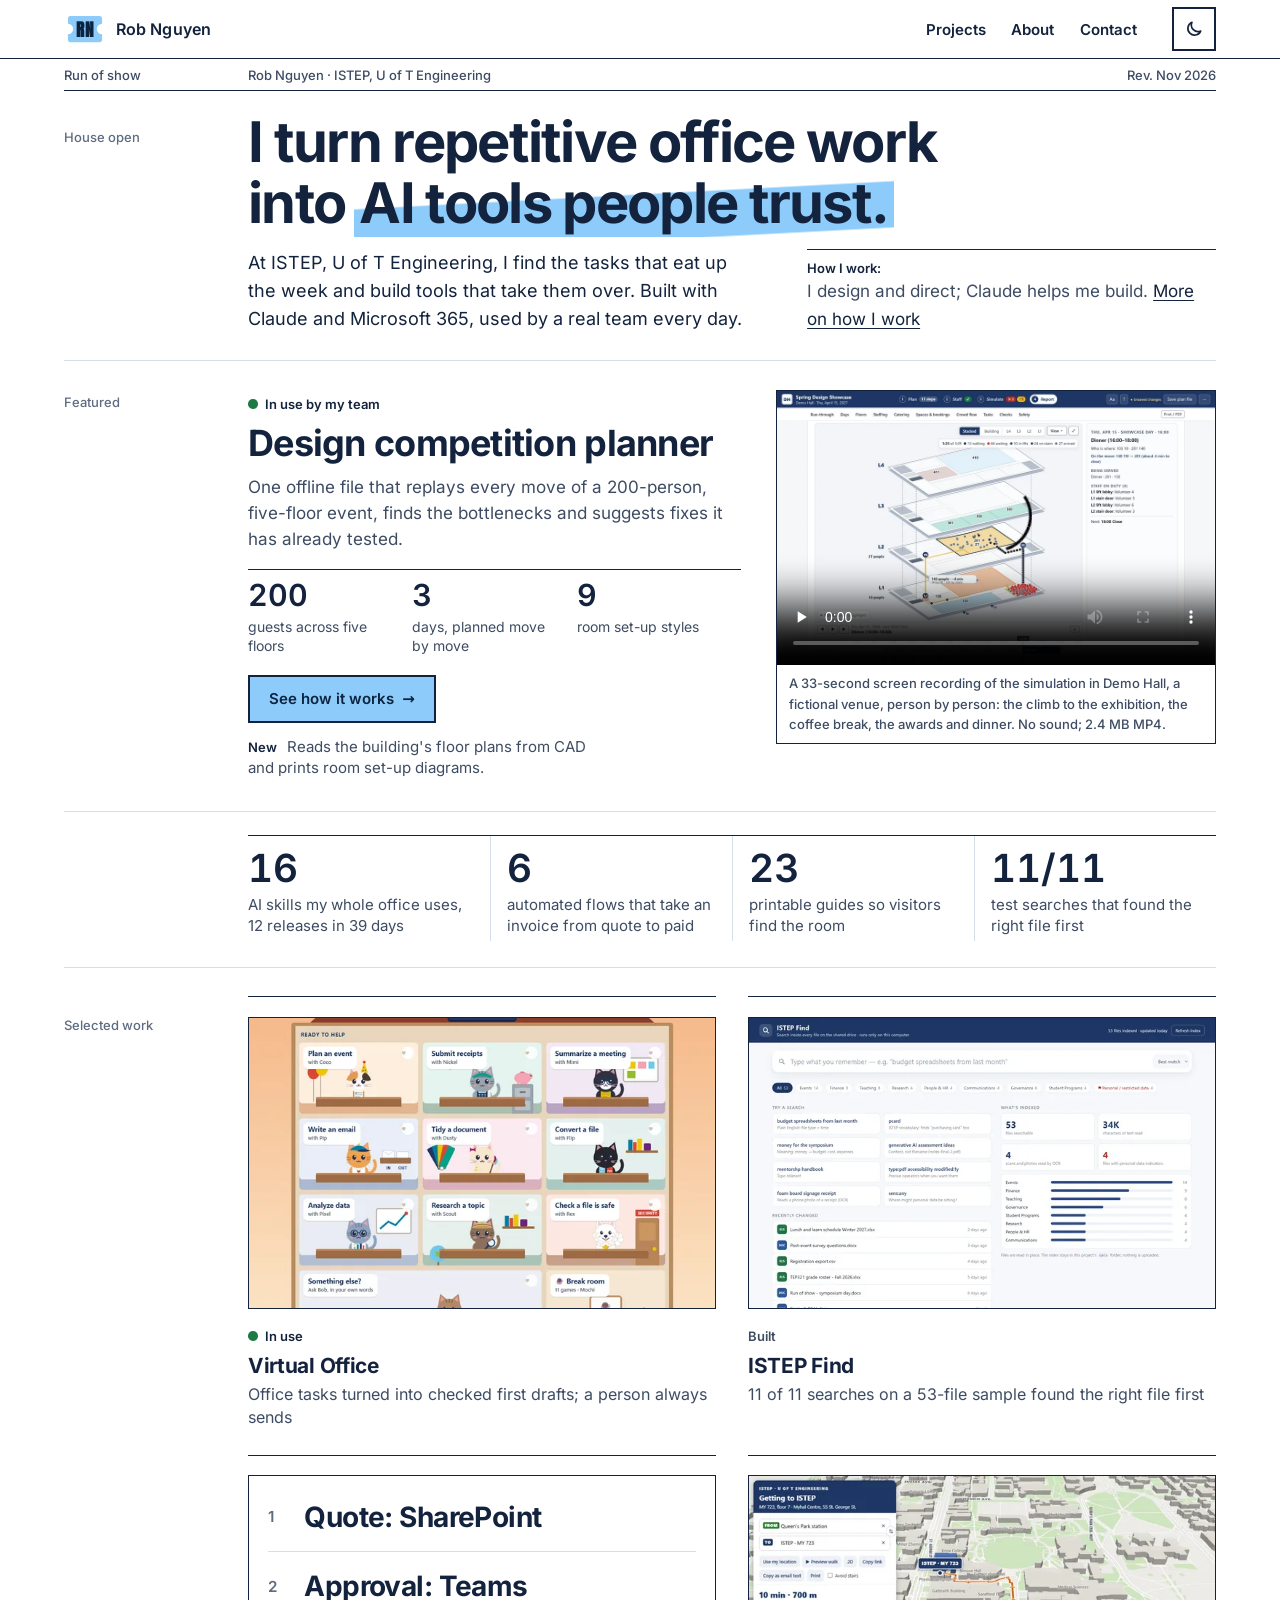
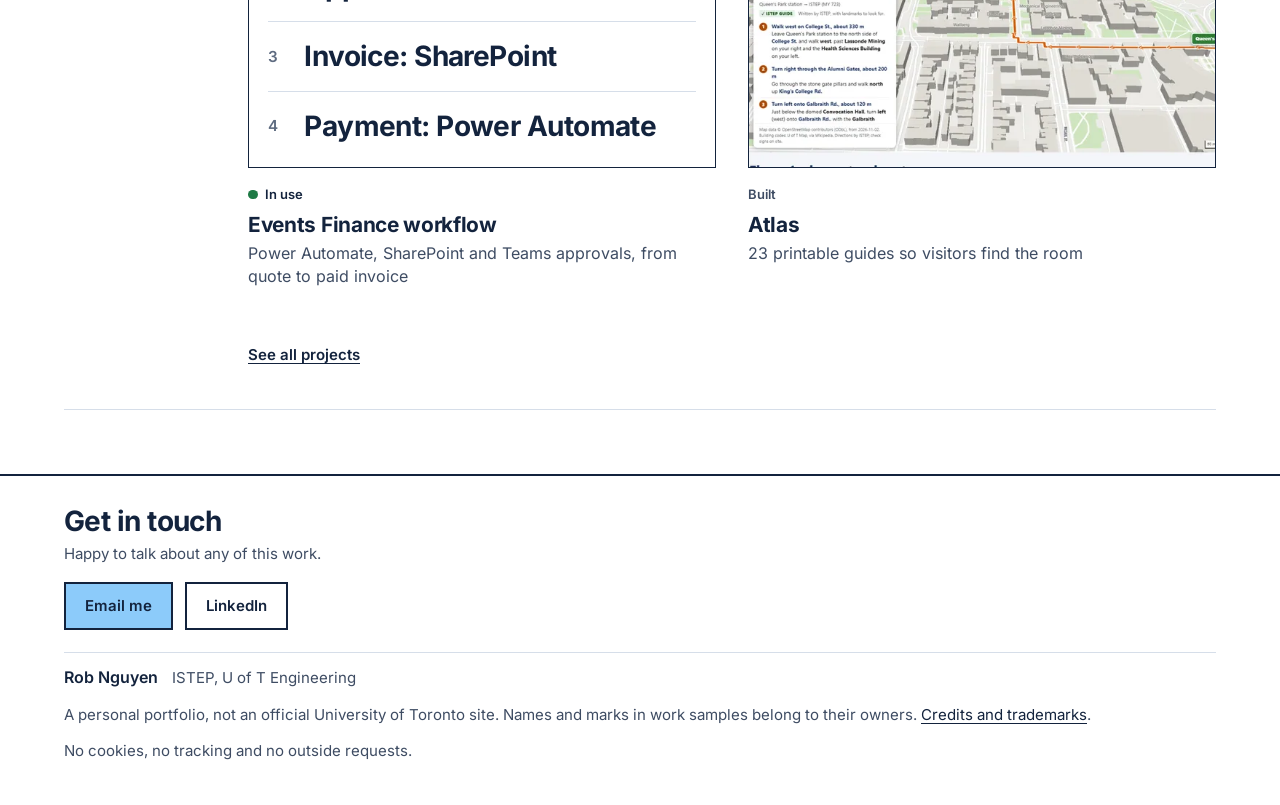
<file: index.html>
<!doctype html>
<html lang="en-CA">
<head>
<meta charset="utf-8">
<meta name="viewport" content="width=device-width, initial-scale=1">
<meta http-equiv="Content-Security-Policy" content="default-src 'none'; script-src 'self'; style-src 'self'; img-src 'self'; media-src 'self'; font-src 'self'; connect-src 'none'; frame-src 'none'; object-src 'none'; base-uri 'none'; form-action 'none'">
<meta name="referrer" content="no-referrer">
<title>Rob Nguyen | AI tools people trust</title>
<meta name="description" content="I turn repetitive office work into AI tools people trust: an office assistant, an event planner and automated invoice approvals, at U of T Engineering.">
<meta property="og:type" content="website">
<meta property="og:title" content="Rob Nguyen | AI tools people trust">
<meta property="og:description" content="I turn repetitive office work into AI tools people trust: an office assistant, an event planner and automated invoice approvals, at U of T Engineering.">
<meta property="og:image" content="https://robnguyen.ca/img/social-card.png">
<meta property="og:image:alt" content="The name Rob Nguyen and the line I turn repetitive office work into AI tools people trust, beside a screenshot of the design competition planner in Demo Hall, a fictional venue.">
<meta property="og:url" content="https://robnguyen.ca/">
<link rel="canonical" href="https://robnguyen.ca/">
<link rel="icon" href="favicon.ico" sizes="any">
<link rel="icon" href="img/favicon.png" type="image/png">
<link rel="apple-touch-icon" href="img/apple-touch-icon.png">
<link rel="stylesheet" href="css/fonts.css">
<link rel="stylesheet" href="css/site.css">
<link rel="stylesheet" href="css/show.css">
<link rel="stylesheet" href="css/wide.css" media="(min-width: 900px)">
<link rel="stylesheet" href="css/desk.css" media="(min-width: 1024px)">
<link rel="stylesheet" href="css/narrow.css" media="(max-width: 760px)">
<link rel="stylesheet" href="css/small.css" media="(max-width: 480px)">
<link rel="stylesheet" href="css/dark.css" media="(prefers-color-scheme: dark)" id="theme-dark">
<link rel="stylesheet" href="css/show-short.css" media="(max-width: 760px) and (max-height: 700px)">
<link rel="stylesheet" href="css/show-tiny.css" media="(max-width: 359px) and (max-height: 600px)">
<link rel="stylesheet" href="css/show-flat.css" media="(max-height: 500px)">
<link rel="stylesheet" href="css/motion.css" media="(prefers-reduced-motion: reduce)">
<link rel="stylesheet" href="css/forced.css" media="(forced-colors: active)">
<link rel="stylesheet" href="css/print.css" media="print">
<link rel="stylesheet" href="css/show-motion.css" media="(prefers-reduced-motion: no-preference)">
<link rel="stylesheet" href="css/show-hover.css" media="(hover: hover) and (prefers-reduced-motion: no-preference)">
<link rel="stylesheet" href="css/transitions.css" media="(prefers-reduced-motion: no-preference)">
<link rel="stylesheet" href="css/show-vt.css" media="(prefers-reduced-motion: no-preference)">
<script src="js/theme.js"></script>
<script src="js/site.js" defer></script>
<script src="js/show.js" defer></script>
</head>
<body class="show page-home">
<a class="skip-link" href="#main">Skip to main content</a>
<header class="site-header show-header">
<div class="wrap">
<a class="brand" href="index.html"><svg class="ticket" viewBox="0 0 32 32" aria-hidden="true" focusable="false"><path class="tix" d="M5 6 H27 a2 2 0 0 1 2 2 V12 a4 4 0 0 0 0 8 V24 a2 2 0 0 1 -2 2 H5 a2 2 0 0 1 -2 -2 V20 a4 4 0 0 0 0 -8 V8 a2 2 0 0 1 2 -2 Z"/><text class="tix-rn" x="16" y="22.4" text-anchor="middle">RN</text></svg><span>Rob Nguyen</span></a>
<button type="button" class="menu-toggle" aria-expanded="false" aria-controls="site-nav" hidden><span class="menu-icon" aria-hidden="true"></span>Menu</button>
<nav class="site-nav" id="site-nav" aria-label="Main"><ul><li><a href="work.html">Projects</a></li><li><a href="about.html">About</a></li><li><a href="#contact">Contact</a></li></ul></nav>
<button type="button" class="theme-toggle" aria-label="Switch colour mode" hidden><svg class="ico-moon" viewBox="0 0 24 24" width="20" height="20" aria-hidden="true" focusable="false"><path d="M20 14.5A8 8 0 0 1 9.5 4a8 8 0 1 0 10.5 10.5z"/></svg><svg class="ico-sun" viewBox="0 0 24 24" width="20" height="20" aria-hidden="true" focusable="false"><circle cx="12" cy="12" r="4"/><path d="M12 2v2M12 20v2M4.9 4.9l1.4 1.4M17.7 17.7l1.4 1.4M2 12h2M20 12h2M4.9 19.1l1.4-1.4M17.7 6.3l1.4-1.4"/></svg></button>
</div>
</header>
<main id="main" tabindex="-1">
<div class="docbar" aria-hidden="true"><div class="wrap docbar-inner"><span>Run of show</span><span class="docbar-who">Rob Nguyen &middot; ISTEP, U of T Engineering</span><span class="docbar-rev">Rev. Nov 2026</span></div></div><section class="row show-intro"><div class="wrap row-grid"><p class="row-label" aria-hidden="true">House open</p><div class="row-body"><h1>I turn repetitive office work into <span class="mark">AI tools people trust.</span></h1><div class="intro-cols"><p class="intro-lede">At ISTEP, U of T Engineering, I find the tasks that eat up the week and build tools that take them over. Built with Claude and Microsoft 365, used by a real team every day.</p><p class="intro-ai-short"><strong>How I work:</strong> I design and direct; Claude helps me build. <a href="about.html#how-i-work">More on how I work</a></p></div></div></div></section><section class="row stage-panel" aria-labelledby="onstage-h"><div class="wrap row-grid"><p class="row-label">Featured</p><div class="row-body"><div class="stage-inner"><div class="stage-copy"><p class="stage-status"><span class="status status-in-use"><span class="status-dot" aria-hidden="true"></span>In use by my team</span></p><h2 id="onstage-h" class="stage-title">Design competition planner</h2><p class="stage-line">One offline file that replays every move of a 200-person, five-floor event, finds the bottlenecks and suggests fixes it has already tested.</p><ul class="stage-stats"><li><strong class="num">200</strong><span>guests across five floors</span></li><li><strong class="num">3</strong><span>days, planned move by move</span></li><li><strong class="num">9</strong><span>room set-up styles</span></li></ul><div class="stage-cta"><a class="btn-stage" href="projects/event-planner.html">See how it works <span aria-hidden="true">&rarr;</span></a><p class="stage-new"><span class="mono">New</span> Reads the building's floor plans from CAD and prints room set-up diagrams.</p></div></div><figure class="stage-media vt-event-planner"><video controls preload="none" playsinline poster="media/event-planner/demo/04-report-stacked-poster960.webp" width="1440" height="900" aria-describedby="stage-cap"><source src="assets/event-planner/demo/simulation.mp4" type="video/mp4"><p>This browser can't play the video. <a href="assets/event-planner/demo/simulation.mp4">Download the MP4</a> (2.4 MB).</p></video><figcaption id="stage-cap">A 33-second screen recording of the simulation in Demo Hall, a fictional venue, person by person: the climb to the exhibition, the coffee break, the awards and dinner. No sound; 2.4 MB MP4.</figcaption></figure></div></div></div></section><section class="row stat-band"><div class="wrap row-grid"><span class="row-label"></span><div class="row-body"><ul class="band"><li><a href="projects/virtual-office.html"><strong class="num">16</strong><span class="band-label">AI skills my whole office uses, 12 releases in 39 days</span></a></li><li><a href="projects/events-finance.html"><strong class="num">6</strong><span class="band-label">automated flows that take an invoice from quote to paid</span></a></li><li><a href="projects/atlas.html"><strong class="num">23</strong><span class="band-label">printable guides so visitors find the room</span></a></li><li><a href="projects/istep-find.html"><strong class="num">11/11</strong><span class="band-label">test searches that found the right file first</span></a></li></ul></div></div></section><section class="row program" id="program" aria-labelledby="prog-h"><div class="wrap row-grid"><h2 class="row-label" id="prog-h">Selected work</h2><div class="row-body"><ul class="bento bento-main"><li class="pcard md"><a class="pcard-link" href="projects/virtual-office.html"><span class="pcard-media vt-virtual-office"><img src="media/virtual-office/ask-the-office-live-show960-c4-25-96-66.webp" srcset="media/virtual-office/ask-the-office-live-show640-c4-25-96-66.webp 640w, media/virtual-office/ask-the-office-live-show960-c4-25-96-66.webp 960w" sizes="(max-width: 760px) 100vw, (max-width: 1023px) 50vw, 470px" alt="The Ask the Office building, with cat coworkers in rooms labelled by task." width="960" height="600" loading="lazy" decoding="async"></span><span class="pcard-body"><span class="pcard-top"><span class="status status-in-use"><span class="status-dot" aria-hidden="true"></span>In use</span></span><span class="pcard-title">Virtual Office</span><span class="pcard-result">Office tasks turned into checked first drafts; a person always sends</span></span></a></li><li class="pcard md"><a class="pcard-link" href="projects/istep-find.html"><span class="pcard-media vt-istep-find"><img src="media/istep-find/screens/01-home-show960-c0-0-100-100.webp" srcset="media/istep-find/screens/01-home-show640-c0-0-100-100.webp 640w, media/istep-find/screens/01-home-show960-c0-0-100-100.webp 960w" sizes="(max-width: 760px) 100vw, (max-width: 1023px) 50vw, 470px" alt="The ISTEP Find home screen with a search box and example searches." width="960" height="600" loading="lazy" decoding="async"></span><span class="pcard-body"><span class="pcard-top"><span class="status">Built</span></span><span class="pcard-title">ISTEP Find</span><span class="pcard-result">11 of 11 searches on a 53-file sample found the right file first</span></span></a></li><li class="pcard md"><a class="pcard-link" href="projects/events-finance.html"><span class="pcard-media typo steps vt-events-finance" aria-hidden="true"><span class="typo-step"><span class="typo-step-n">1</span>Quote: SharePoint</span><span class="typo-step"><span class="typo-step-n">2</span>Approval: Teams</span><span class="typo-step"><span class="typo-step-n">3</span>Invoice: SharePoint</span><span class="typo-step"><span class="typo-step-n">4</span>Payment: Power Automate</span></span><span class="pcard-body"><span class="pcard-top"><span class="status status-in-use"><span class="status-dot" aria-hidden="true"></span>In use</span></span><span class="pcard-title">Events Finance workflow</span><span class="pcard-result">Power Automate, SharePoint and Teams approvals, from quote to paid invoice</span></span></a></li><li class="pcard md"><a class="pcard-link" href="projects/atlas.html"><span class="pcard-media vt-atlas"><img src="media/atlas/istep-artifact-preview-portfolio-show960-c1-4-47-48.webp" srcset="media/atlas/istep-artifact-preview-portfolio-show640-c1-4-47-48.webp 640w, media/atlas/istep-artifact-preview-portfolio-show960-c1-4-47-48.webp 789w" sizes="(max-width: 760px) 100vw, (max-width: 1023px) 50vw, 470px" alt="An Atlas route on the campus map, from Queen&#x27;s Park station to ISTEP." width="789" height="493" loading="lazy" decoding="async"></span><span class="pcard-body"><span class="pcard-top"><span class="status">Built</span></span><span class="pcard-title">Atlas</span><span class="pcard-result">23 printable guides so visitors find the room</span></span></a></li></ul><p class="hire-more"><a href="work.html">See all projects</a></p></div></div></section>
</main>
<footer class="site-footer stage-footer">
<div class="wrap">
<section class="footer-contact" id="contact" aria-labelledby="contact-h"><h2 id="contact-h">Get in touch</h2><p class="footer-contact-text">Happy to talk about any of this work.</p><ul class="hire-buttons"><li><a class="btn-stage" href="mailto:robert.ad.nguyen@gmail.com">Email me</a></li><li><a class="btn-line" href="https://www.linkedin.com/in/robert-ad-nguyen/" target="_blank" rel="noopener noreferrer">LinkedIn<span class="sr-only"> (opens in a new tab)</span></a></li></ul></section>
<p class="footer-sign"><span class="wordmark">Rob Nguyen</span> ISTEP, U of T Engineering</p>
<p>A personal portfolio, not an official University of Toronto site. Names and marks in work samples belong to their owners. <a href="credits.html">Credits and trademarks</a>.</p>
<p>No cookies, no tracking and no outside requests.</p>
</div>
</footer>
</body>
</html>
</file>
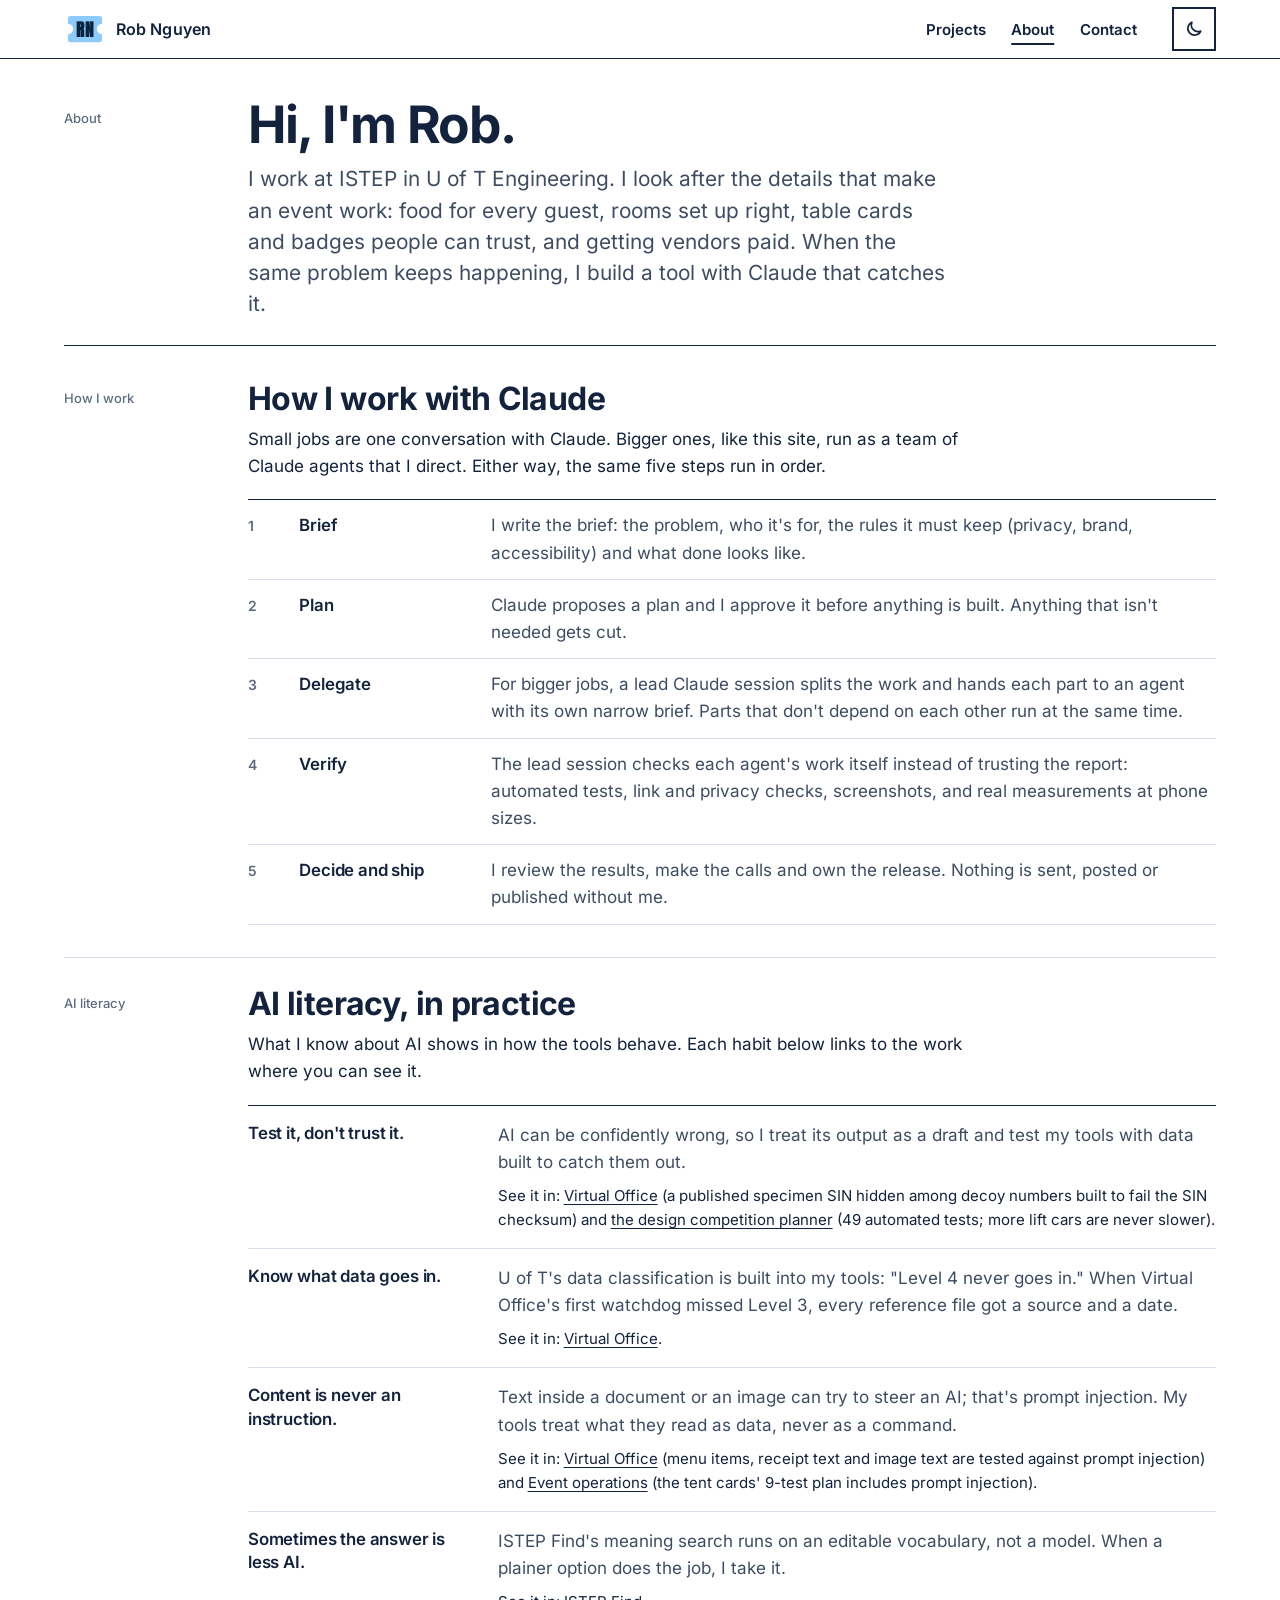
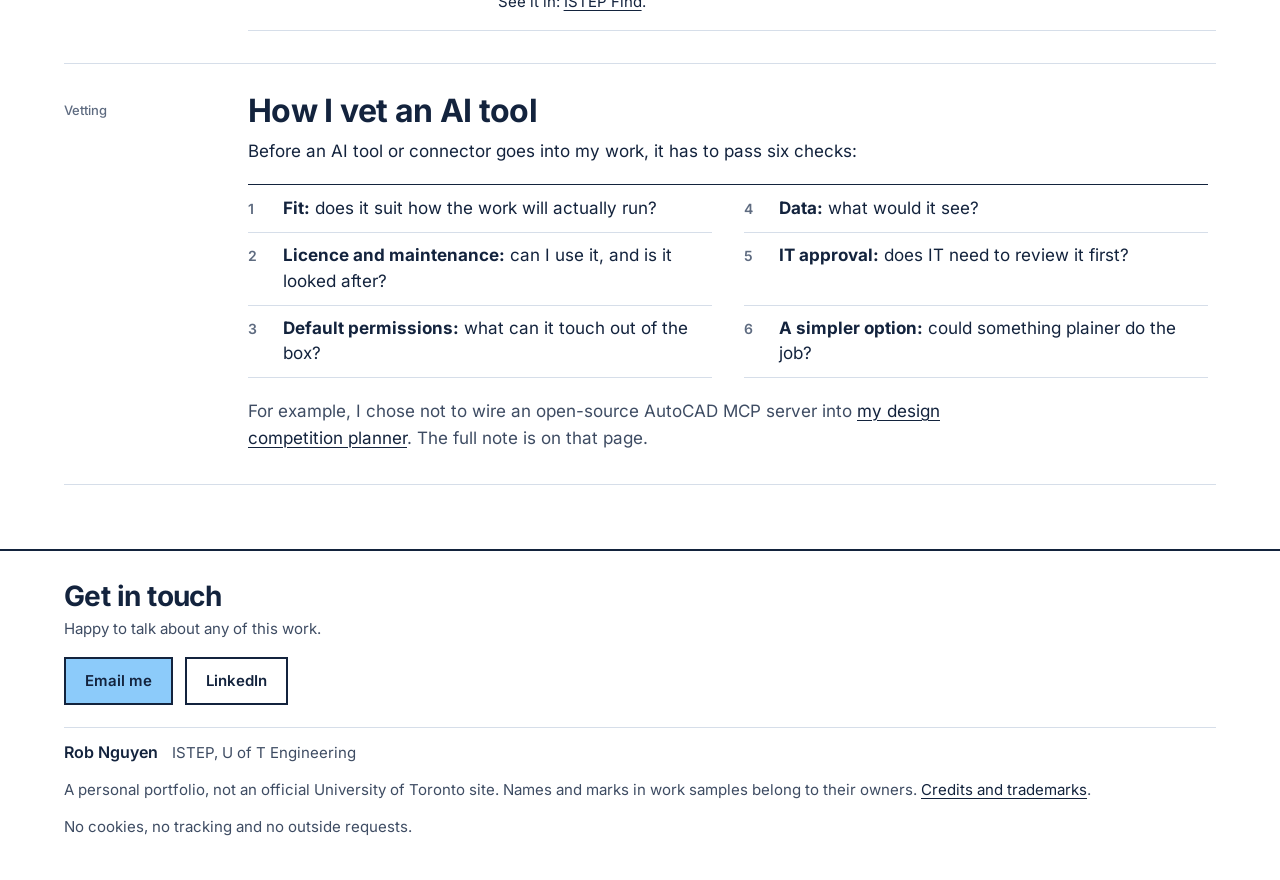
<file: about.html>
<!doctype html>
<html lang="en-CA">
<head>
<meta charset="utf-8">
<meta name="viewport" content="width=device-width, initial-scale=1">
<meta http-equiv="Content-Security-Policy" content="default-src 'none'; script-src 'self'; style-src 'self'; img-src 'self'; media-src 'self'; font-src 'self'; connect-src 'none'; frame-src 'none'; object-src 'none'; base-uri 'none'; form-action 'none'">
<meta name="referrer" content="no-referrer">
<title>About | Rob Nguyen</title>
<meta name="description" content="About Rob Nguyen: the event work I do at ISTEP, how I work with Claude and a team of agents, AI literacy in practice, and how I vet an AI tool.">
<meta property="og:type" content="website">
<meta property="og:title" content="About | Rob Nguyen">
<meta property="og:description" content="About Rob Nguyen: the event work I do at ISTEP, how I work with Claude and a team of agents, AI literacy in practice, and how I vet an AI tool.">
<meta property="og:image" content="https://robnguyen.ca/img/social-card.png">
<meta property="og:image:alt" content="The name Rob Nguyen and the line I turn repetitive office work into AI tools people trust, beside a screenshot of the design competition planner in Demo Hall, a fictional venue.">
<meta property="og:url" content="https://robnguyen.ca/about.html">
<link rel="canonical" href="https://robnguyen.ca/about.html">
<link rel="icon" href="favicon.ico" sizes="any">
<link rel="icon" href="img/favicon.png" type="image/png">
<link rel="apple-touch-icon" href="img/apple-touch-icon.png">
<link rel="stylesheet" href="css/fonts.css">
<link rel="stylesheet" href="css/site.css">
<link rel="stylesheet" href="css/show.css">
<link rel="stylesheet" href="css/wide.css" media="(min-width: 900px)">
<link rel="stylesheet" href="css/desk.css" media="(min-width: 1024px)">
<link rel="stylesheet" href="css/narrow.css" media="(max-width: 760px)">
<link rel="stylesheet" href="css/small.css" media="(max-width: 480px)">
<link rel="stylesheet" href="css/dark.css" media="(prefers-color-scheme: dark)" id="theme-dark">
<link rel="stylesheet" href="css/show-short.css" media="(max-width: 760px) and (max-height: 700px)">
<link rel="stylesheet" href="css/show-tiny.css" media="(max-width: 359px) and (max-height: 600px)">
<link rel="stylesheet" href="css/show-flat.css" media="(max-height: 500px)">
<link rel="stylesheet" href="css/motion.css" media="(prefers-reduced-motion: reduce)">
<link rel="stylesheet" href="css/forced.css" media="(forced-colors: active)">
<link rel="stylesheet" href="css/print.css" media="print">
<link rel="stylesheet" href="css/show-motion.css" media="(prefers-reduced-motion: no-preference)">
<link rel="stylesheet" href="css/show-hover.css" media="(hover: hover) and (prefers-reduced-motion: no-preference)">
<link rel="stylesheet" href="css/transitions.css" media="(prefers-reduced-motion: no-preference)">
<link rel="stylesheet" href="css/show-vt.css" media="(prefers-reduced-motion: no-preference)">
<script src="js/theme.js"></script>
<script src="js/site.js" defer></script>
<script src="js/show.js" defer></script>
</head>
<body class="show page-about">
<a class="skip-link" href="#main">Skip to main content</a>
<header class="site-header show-header">
<div class="wrap">
<a class="brand" href="index.html"><svg class="ticket" viewBox="0 0 32 32" aria-hidden="true" focusable="false"><path class="tix" d="M5 6 H27 a2 2 0 0 1 2 2 V12 a4 4 0 0 0 0 8 V24 a2 2 0 0 1 -2 2 H5 a2 2 0 0 1 -2 -2 V20 a4 4 0 0 0 0 -8 V8 a2 2 0 0 1 2 -2 Z"/><text class="tix-rn" x="16" y="22.4" text-anchor="middle">RN</text></svg><span>Rob Nguyen</span></a>
<button type="button" class="menu-toggle" aria-expanded="false" aria-controls="site-nav" hidden><span class="menu-icon" aria-hidden="true"></span>Menu</button>
<nav class="site-nav" id="site-nav" aria-label="Main"><ul><li><a href="work.html">Projects</a></li><li><a href="about.html" aria-current="page">About</a></li><li><a href="#contact">Contact</a></li></ul></nav>
<button type="button" class="theme-toggle" aria-label="Switch colour mode" hidden><svg class="ico-moon" viewBox="0 0 24 24" width="20" height="20" aria-hidden="true" focusable="false"><path d="M20 14.5A8 8 0 0 1 9.5 4a8 8 0 1 0 10.5 10.5z"/></svg><svg class="ico-sun" viewBox="0 0 24 24" width="20" height="20" aria-hidden="true" focusable="false"><circle cx="12" cy="12" r="4"/><path d="M12 2v2M12 20v2M4.9 4.9l1.4 1.4M17.7 17.7l1.4 1.4M2 12h2M20 12h2M4.9 19.1l1.4-1.4M17.7 6.3l1.4-1.4"/></svg></button>
</div>
</header>
<main id="main" tabindex="-1">
<div class="page-top"><div class="wrap"><header class="project-head">
<p class="eyebrow">About</p>
<h1>Hi, I'm Rob.</h1>
<p class="lede">I work at ISTEP in U of T Engineering. I look after the details that make an event work: food for every guest, rooms set up right, table cards and badges people can trust, and getting vendors paid. When the same problem keeps happening, I build a tool with Claude that catches it.</p>
</header></div></div><div class="wrap page-body">

<div class="about">
<section class="about-sec" aria-labelledby="how-i-work">
<p class="row-label" aria-hidden="true">How I work</p>
<div class="row-body">
<h2 id="how-i-work">How I work with Claude</h2>
<p class="about-intro">Small jobs are one conversation with Claude. Bigger ones, like this site, run as a team of Claude agents that I direct. Either way, the same five steps run in order.</p>
<ol class="cue-run">
<li><span class="mono cue-q">1</span><h3>Brief</h3><p>I write the brief: the problem, who it's for, the rules it must keep (privacy, brand, accessibility) and what done looks like.</p></li>
<li><span class="mono cue-q">2</span><h3>Plan</h3><p>Claude proposes a plan and I approve it before anything is built. Anything that isn't needed gets cut.</p></li>
<li><span class="mono cue-q">3</span><h3>Delegate</h3><p>For bigger jobs, a lead Claude session splits the work and hands each part to an agent with its own narrow brief. Parts that don't depend on each other run at the same time.</p></li>
<li><span class="mono cue-q">4</span><h3>Verify</h3><p>The lead session checks each agent's work itself instead of trusting the report: automated tests, link and privacy checks, screenshots, and real measurements at phone sizes.</p></li>
<li><span class="mono cue-q">5</span><h3>Decide and ship</h3><p>I review the results, make the calls and own the release. Nothing is sent, posted or published without me.</p></li>
</ol>
</div>
</section>


<section class="about-sec" aria-labelledby="ai-literacy">
<p class="row-label" aria-hidden="true">AI literacy</p>
<div class="row-body">
<h2 id="ai-literacy">AI literacy, in practice</h2>
<p class="about-intro">What I know about AI shows in how the tools behave. Each habit below links to the work where you can see it.</p>
<ul class="habit-cards">
<li><h3>Test it, don't trust it.</h3><p>AI can be confidently wrong, so I treat its output as a draft and test my tools with data built to catch them out.</p><p class="see-it">See it in: <a href="projects/virtual-office.html">Virtual Office</a> (a published specimen SIN hidden among decoy numbers built to fail the SIN checksum) and <a href="projects/event-planner.html">the design competition planner</a> (49 automated tests; more lift cars are never slower).</p></li>
<li><h3>Know what data goes in.</h3><p>U of T's data classification is built into my tools: "Level 4 never goes in." When Virtual Office's first watchdog missed Level 3, every reference file got a source and a date.</p><p class="see-it">See it in: <a href="projects/virtual-office.html">Virtual Office</a>.</p></li>
<li><h3>Content is never an instruction.</h3><p>Text inside a document or an image can try to steer an AI; that's prompt injection. My tools treat what they read as data, never as a command.</p><p class="see-it">See it in: <a href="projects/virtual-office.html">Virtual Office</a> (menu items, receipt text and image text are tested against prompt injection) and <a href="projects/event-operations.html">Event operations</a> (the tent cards' 9-test plan includes prompt injection).</p></li>
<li><h3>Sometimes the answer is less AI.</h3><p>ISTEP Find's meaning search runs on an editable vocabulary, not a model. When a plainer option does the job, I take it.</p><p class="see-it">See it in: <a href="projects/istep-find.html">ISTEP Find</a>.</p></li>
</ul>
</div>
</section>

<section class="about-sec" aria-labelledby="vet-ai">
<p class="row-label" aria-hidden="true">Vetting</p>
<div class="row-body">
<h2 id="vet-ai">How I vet an AI tool</h2>
<p class="about-intro">Before an AI tool or connector goes into my work, it has to pass six checks:</p>
<ol class="vet-list">
<li><strong>Fit:</strong> does it suit how the work will actually run?</li>
<li><strong>Licence and maintenance:</strong> can I use it, and is it looked after?</li>
<li><strong>Default permissions:</strong> what can it touch out of the box?</li>
<li><strong>Data:</strong> what would it see?</li>
<li><strong>IT approval:</strong> does IT need to review it first?</li>
<li><strong>A simpler option:</strong> could something plainer do the job?</li>
</ol>
<p class="vet-example">For example, I chose not to wire an open-source AutoCAD MCP server into <a href="projects/event-planner.html">my design competition planner</a>. The full note is on that page.</p>
</div>
</section>
</div>
</div>
</main>
<footer class="site-footer stage-footer">
<div class="wrap">
<section class="footer-contact" id="contact" aria-labelledby="contact-h"><h2 id="contact-h">Get in touch</h2><p class="footer-contact-text">Happy to talk about any of this work.</p><ul class="hire-buttons"><li><a class="btn-stage" href="mailto:robert.ad.nguyen@gmail.com">Email me</a></li><li><a class="btn-line" href="https://www.linkedin.com/in/robert-ad-nguyen/" target="_blank" rel="noopener noreferrer">LinkedIn<span class="sr-only"> (opens in a new tab)</span></a></li></ul></section>
<p class="footer-sign"><span class="wordmark">Rob Nguyen</span> ISTEP, U of T Engineering</p>
<p>A personal portfolio, not an official University of Toronto site. Names and marks in work samples belong to their owners. <a href="credits.html">Credits and trademarks</a>.</p>
<p>No cookies, no tracking and no outside requests.</p>
</div>
</footer>
</body>
</html>
</file>
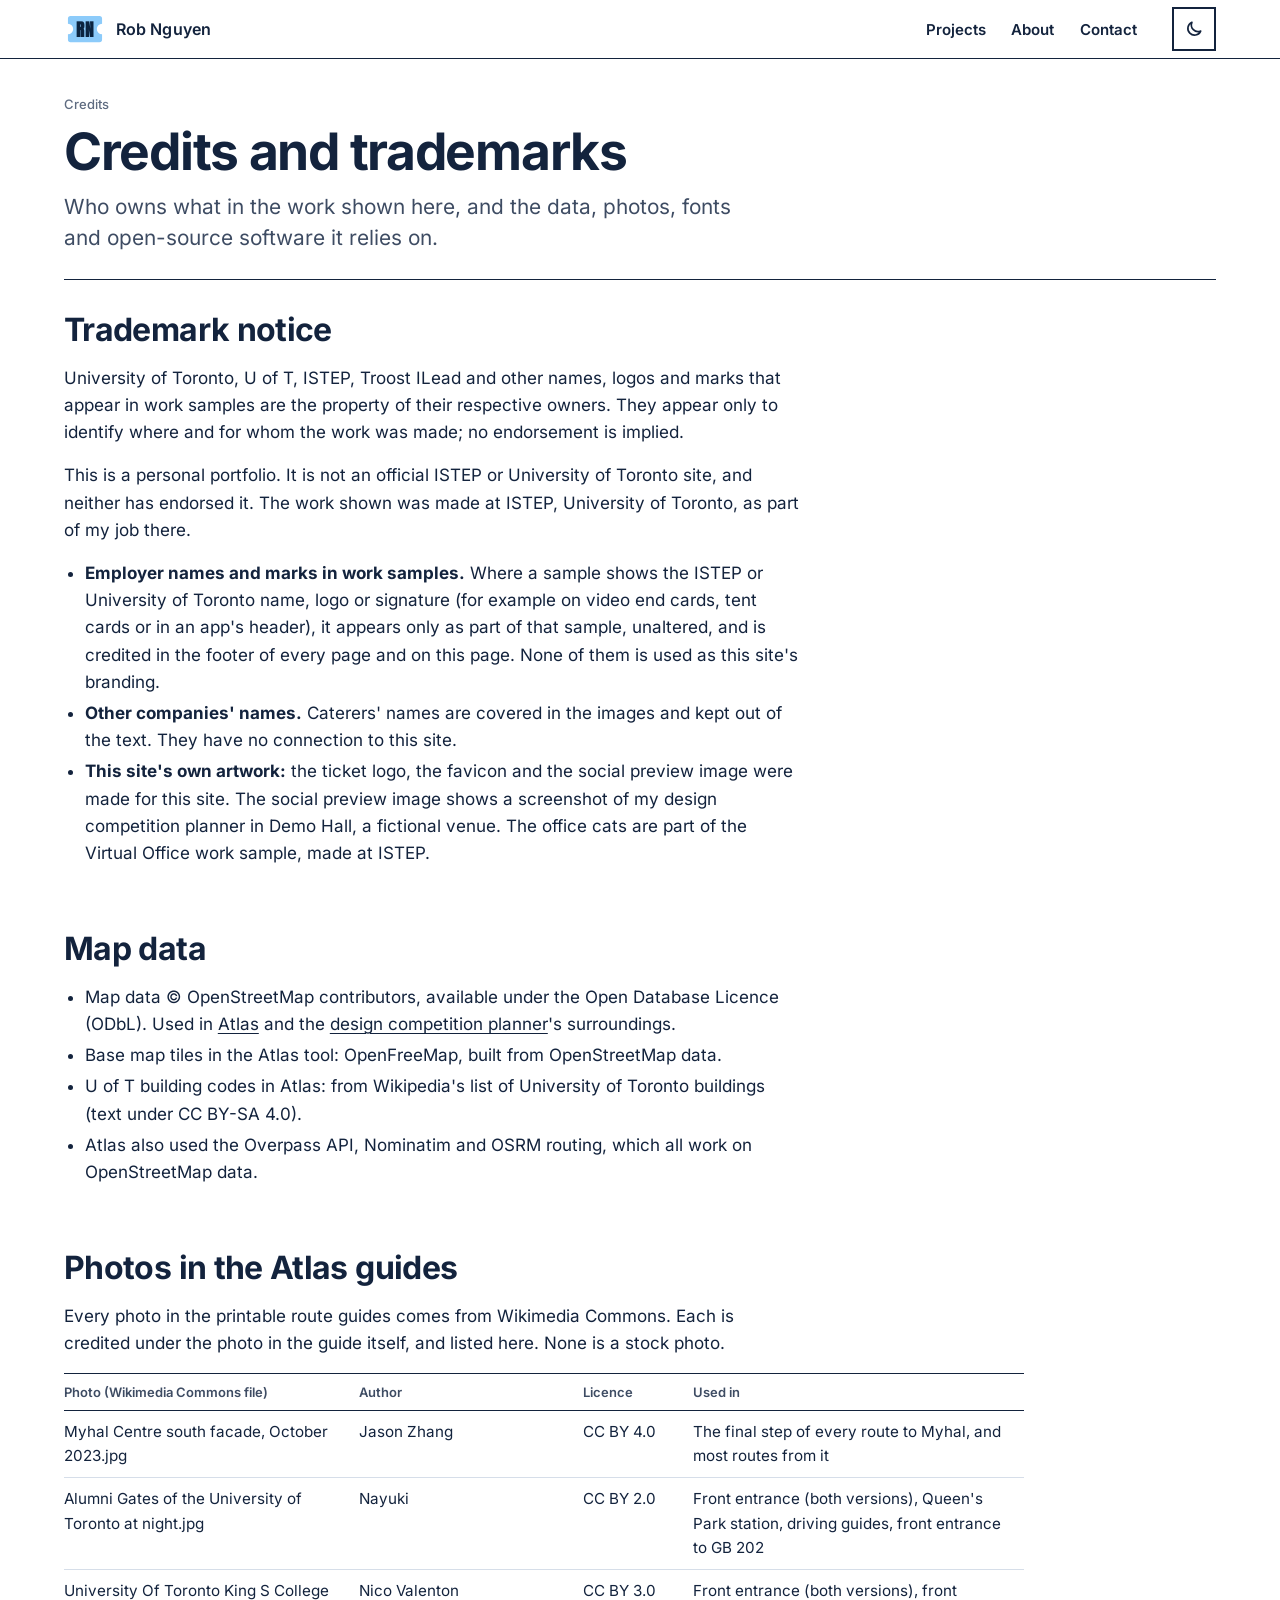
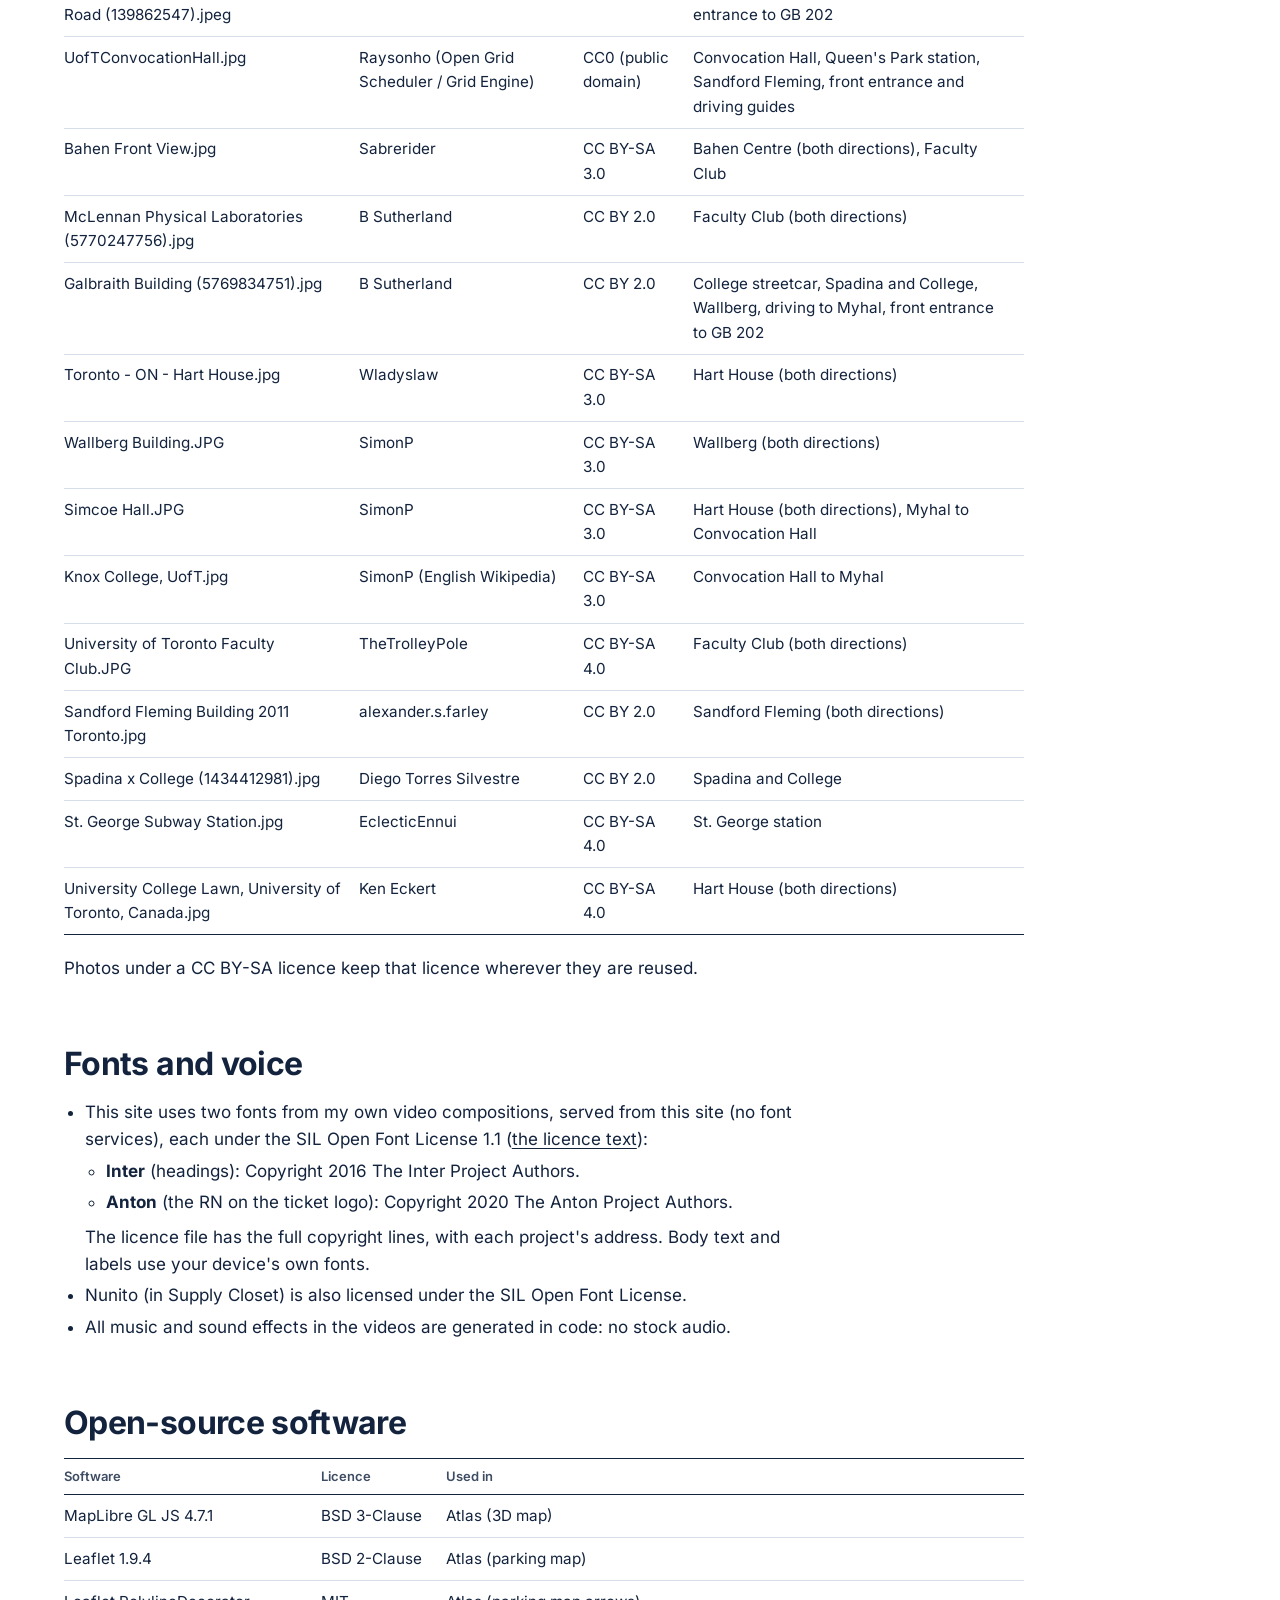
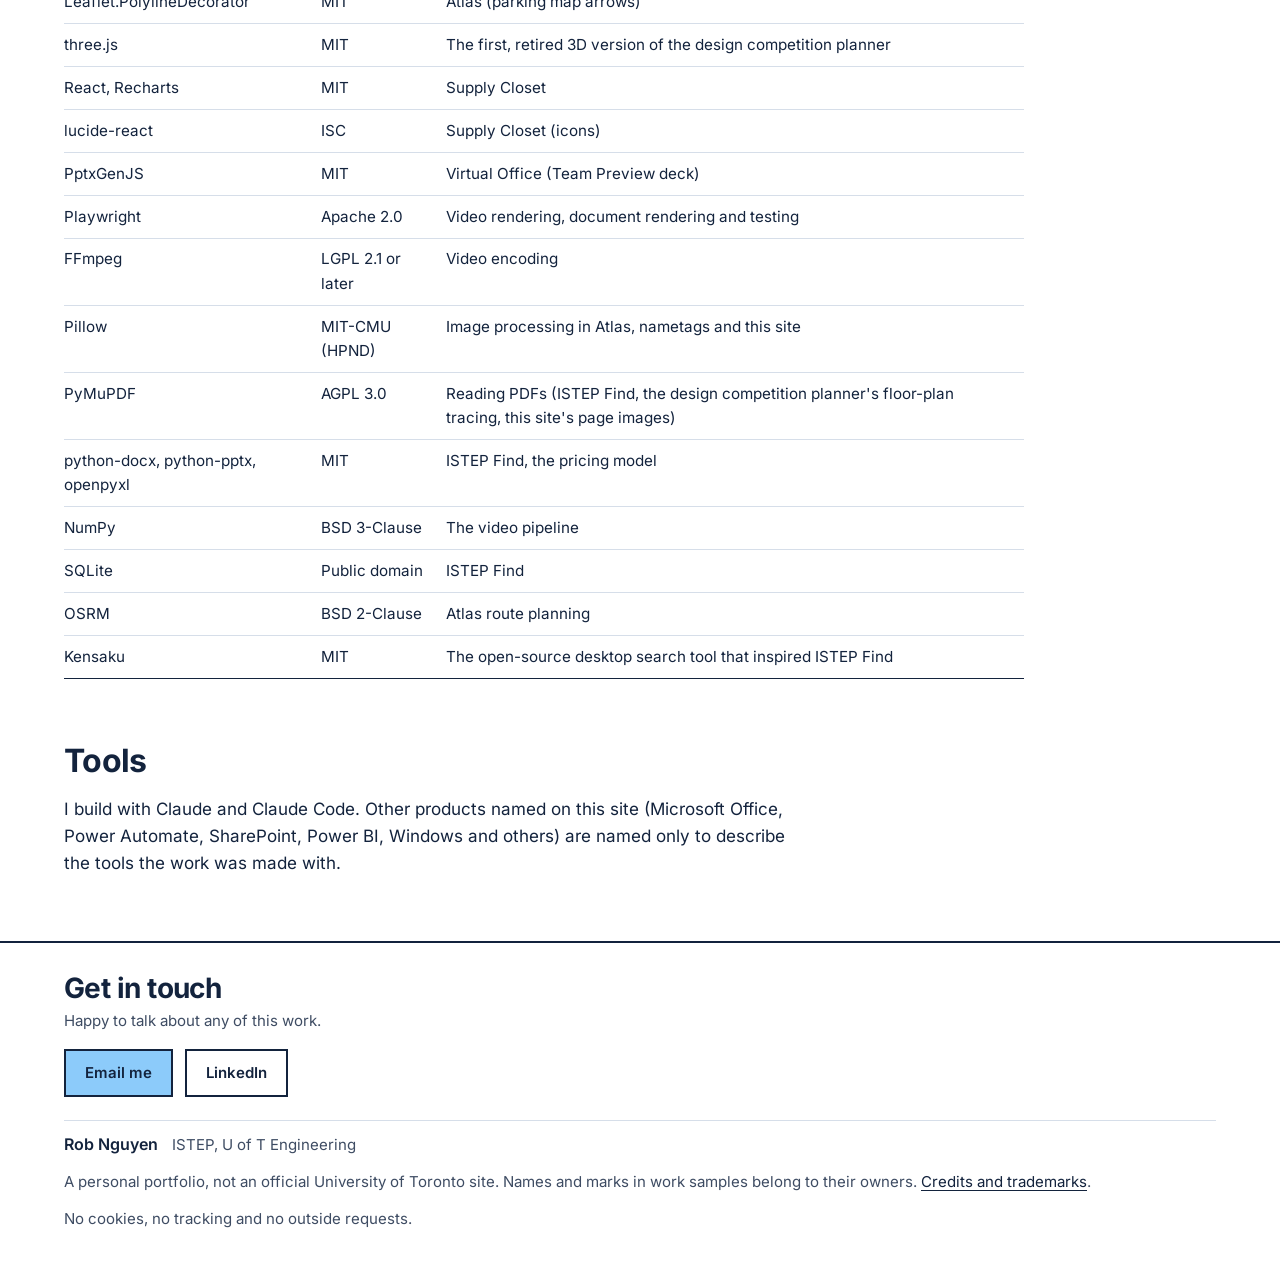
<file: credits.html>
<!doctype html>
<html lang="en-CA">
<head>
<meta charset="utf-8">
<meta name="viewport" content="width=device-width, initial-scale=1">
<meta http-equiv="Content-Security-Policy" content="default-src 'none'; script-src 'self'; style-src 'self'; img-src 'self'; media-src 'self'; font-src 'self'; connect-src 'none'; frame-src 'none'; object-src 'none'; base-uri 'none'; form-action 'none'">
<meta name="referrer" content="no-referrer">
<title>Credits and trademarks | Rob Nguyen</title>
<meta name="description" content="Trademark notice, map data, photo credits, fonts and open-source licences for the work on this site.">
<meta property="og:type" content="website">
<meta property="og:title" content="Credits and trademarks | Rob Nguyen">
<meta property="og:description" content="Trademark notice, map data, photo credits, fonts and open-source licences for the work on this site.">
<meta property="og:image" content="https://robnguyen.ca/img/social-card.png">
<meta property="og:image:alt" content="The name Rob Nguyen and the line I turn repetitive office work into AI tools people trust, beside a screenshot of the design competition planner in Demo Hall, a fictional venue.">
<meta property="og:url" content="https://robnguyen.ca/credits.html">
<link rel="canonical" href="https://robnguyen.ca/credits.html">
<link rel="icon" href="favicon.ico" sizes="any">
<link rel="icon" href="img/favicon.png" type="image/png">
<link rel="apple-touch-icon" href="img/apple-touch-icon.png">
<link rel="stylesheet" href="css/fonts.css">
<link rel="stylesheet" href="css/site.css">
<link rel="stylesheet" href="css/show.css">
<link rel="stylesheet" href="css/wide.css" media="(min-width: 900px)">
<link rel="stylesheet" href="css/desk.css" media="(min-width: 1024px)">
<link rel="stylesheet" href="css/narrow.css" media="(max-width: 760px)">
<link rel="stylesheet" href="css/small.css" media="(max-width: 480px)">
<link rel="stylesheet" href="css/dark.css" media="(prefers-color-scheme: dark)" id="theme-dark">
<link rel="stylesheet" href="css/show-short.css" media="(max-width: 760px) and (max-height: 700px)">
<link rel="stylesheet" href="css/show-tiny.css" media="(max-width: 359px) and (max-height: 600px)">
<link rel="stylesheet" href="css/show-flat.css" media="(max-height: 500px)">
<link rel="stylesheet" href="css/motion.css" media="(prefers-reduced-motion: reduce)">
<link rel="stylesheet" href="css/forced.css" media="(forced-colors: active)">
<link rel="stylesheet" href="css/print.css" media="print">
<link rel="stylesheet" href="css/show-motion.css" media="(prefers-reduced-motion: no-preference)">
<link rel="stylesheet" href="css/show-hover.css" media="(hover: hover) and (prefers-reduced-motion: no-preference)">
<link rel="stylesheet" href="css/transitions.css" media="(prefers-reduced-motion: no-preference)">
<link rel="stylesheet" href="css/show-vt.css" media="(prefers-reduced-motion: no-preference)">
<script src="js/theme.js"></script>
<script src="js/site.js" defer></script>
<script src="js/show.js" defer></script>
</head>
<body class="show page-credits">
<a class="skip-link" href="#main">Skip to main content</a>
<header class="site-header show-header">
<div class="wrap">
<a class="brand" href="index.html"><svg class="ticket" viewBox="0 0 32 32" aria-hidden="true" focusable="false"><path class="tix" d="M5 6 H27 a2 2 0 0 1 2 2 V12 a4 4 0 0 0 0 8 V24 a2 2 0 0 1 -2 2 H5 a2 2 0 0 1 -2 -2 V20 a4 4 0 0 0 0 -8 V8 a2 2 0 0 1 2 -2 Z"/><text class="tix-rn" x="16" y="22.4" text-anchor="middle">RN</text></svg><span>Rob Nguyen</span></a>
<button type="button" class="menu-toggle" aria-expanded="false" aria-controls="site-nav" hidden><span class="menu-icon" aria-hidden="true"></span>Menu</button>
<nav class="site-nav" id="site-nav" aria-label="Main"><ul><li><a href="work.html">Projects</a></li><li><a href="about.html">About</a></li><li><a href="#contact">Contact</a></li></ul></nav>
<button type="button" class="theme-toggle" aria-label="Switch colour mode" hidden><svg class="ico-moon" viewBox="0 0 24 24" width="20" height="20" aria-hidden="true" focusable="false"><path d="M20 14.5A8 8 0 0 1 9.5 4a8 8 0 1 0 10.5 10.5z"/></svg><svg class="ico-sun" viewBox="0 0 24 24" width="20" height="20" aria-hidden="true" focusable="false"><circle cx="12" cy="12" r="4"/><path d="M12 2v2M12 20v2M4.9 4.9l1.4 1.4M17.7 17.7l1.4 1.4M2 12h2M20 12h2M4.9 19.1l1.4-1.4M17.7 6.3l1.4-1.4"/></svg></button>
</div>
</header>
<main id="main" tabindex="-1">
<div class="page-top"><div class="wrap"><header class="project-head">
<p class="eyebrow">Credits</p>
<h1>Credits and trademarks</h1>
<p class="lede">Who owns what in the work shown here, and the data, photos, fonts and open-source software it relies on.</p>
</header></div></div><div class="wrap page-body">

<div class="prose">
<h2 id="trademarks">Trademark notice</h2>
<p>University of Toronto, U of T, ISTEP, Troost ILead and other names, logos and marks that appear in work samples are the property of their respective owners. They appear only to identify where and for whom the work was made; no endorsement is implied.</p>
<p>This is a personal portfolio. It is not an official ISTEP or University of Toronto site, and neither has endorsed it. The work shown was made at ISTEP, University of Toronto, as part of my job there.</p>
<ul>
<li><strong>Employer names and marks in work samples.</strong> Where a sample shows the ISTEP or University of Toronto name, logo or signature (for example on video end cards, tent cards or in an app's header), it appears only as part of that sample, unaltered, and is credited in the footer of every page and on this page. None of them is used as this site's branding.</li>
<li><strong>Other companies' names.</strong> Caterers' names are covered in the images and kept out of the text. They have no connection to this site.</li>
<li><strong>This site's own artwork:</strong> the ticket logo, the favicon and the social preview image were made for this site. The social preview image shows a screenshot of my design competition planner in Demo Hall, a fictional venue. The office cats are part of the Virtual Office work sample, made at ISTEP.</li>
</ul>

<h2 id="maps">Map data</h2>
<ul>
<li>Map data &copy; OpenStreetMap contributors, available under the Open Database Licence (ODbL). Used in <a href="projects/atlas.html">Atlas</a> and the <a href="projects/event-planner.html">design competition planner</a>'s surroundings.</li>
<li>Base map tiles in the Atlas tool: OpenFreeMap, built from OpenStreetMap data.</li>
<li>U of T building codes in Atlas: from Wikipedia's list of University of Toronto buildings (text under CC BY-SA 4.0).</li>
<li>Atlas also used the Overpass API, Nominatim and OSRM routing, which all work on OpenStreetMap data.</li>
</ul>

<h2 id="photos">Photos in the Atlas guides</h2>
<p>Every photo in the printable route guides comes from Wikimedia Commons. Each is credited under the photo in the guide itself, and listed here. None is a stock photo.</p>
<div class="table-wrap" role="region" aria-label="Photo credits" tabindex="0">
<table>
<thead><tr><th scope="col">Photo (Wikimedia Commons file)</th><th scope="col">Author</th><th scope="col">Licence</th><th scope="col">Used in</th></tr></thead>
<tbody>
<tr><td>Myhal Centre south facade, October 2023.jpg</td><td>Jason Zhang</td><td>CC BY 4.0</td><td>The final step of every route to Myhal, and most routes from it</td></tr>
<tr><td>Alumni Gates of the University of Toronto at night.jpg</td><td>Nayuki</td><td>CC BY 2.0</td><td>Front entrance (both versions), Queen's Park station, driving guides, front entrance to GB 202</td></tr>
<tr><td>University Of Toronto King S College Road (139862547).jpeg</td><td>Nico Valenton</td><td>CC BY 3.0</td><td>Front entrance (both versions), front entrance to GB 202</td></tr>
<tr><td>UofTConvocationHall.jpg</td><td>Raysonho (Open Grid Scheduler / Grid Engine)</td><td>CC0 (public domain)</td><td>Convocation Hall, Queen's Park station, Sandford Fleming, front entrance and driving guides</td></tr>
<tr><td>Bahen Front View.jpg</td><td>Sabrerider</td><td>CC BY-SA 3.0</td><td>Bahen Centre (both directions), Faculty Club</td></tr>
<tr><td>McLennan Physical Laboratories (5770247756).jpg</td><td>B Sutherland</td><td>CC BY 2.0</td><td>Faculty Club (both directions)</td></tr>
<tr><td>Galbraith Building (5769834751).jpg</td><td>B Sutherland</td><td>CC BY 2.0</td><td>College streetcar, Spadina and College, Wallberg, driving to Myhal, front entrance to GB 202</td></tr>
<tr><td>Toronto - ON - Hart House.jpg</td><td>Wladyslaw</td><td>CC BY-SA 3.0</td><td>Hart House (both directions)</td></tr>
<tr><td>Wallberg Building.JPG</td><td>SimonP</td><td>CC BY-SA 3.0</td><td>Wallberg (both directions)</td></tr>
<tr><td>Simcoe Hall.JPG</td><td>SimonP</td><td>CC BY-SA 3.0</td><td>Hart House (both directions), Myhal to Convocation Hall</td></tr>
<tr><td>Knox College, UofT.jpg</td><td>SimonP (English Wikipedia)</td><td>CC BY-SA 3.0</td><td>Convocation Hall to Myhal</td></tr>
<tr><td>University of Toronto Faculty Club.JPG</td><td>TheTrolleyPole</td><td>CC BY-SA 4.0</td><td>Faculty Club (both directions)</td></tr>
<tr><td>Sandford Fleming Building 2011 Toronto.jpg</td><td>alexander.s.farley</td><td>CC BY 2.0</td><td>Sandford Fleming (both directions)</td></tr>
<tr><td>Spadina x College (1434412981).jpg</td><td>Diego Torres Silvestre</td><td>CC BY 2.0</td><td>Spadina and College</td></tr>
<tr><td>St. George Subway Station.jpg</td><td>EclecticEnnui</td><td>CC BY-SA 4.0</td><td>St. George station</td></tr>
<tr><td>University College Lawn, University of Toronto, Canada.jpg</td><td>Ken Eckert</td><td>CC BY-SA 4.0</td><td>Hart House (both directions)</td></tr>
</tbody>
</table>
</div>
<p>Photos under a CC BY-SA licence keep that licence wherever they are reused.</p>

<h2 id="fonts">Fonts and voice</h2>
<ul>
<li>This site uses two fonts from my own video compositions, served from this site (no font services), each under the SIL Open Font License 1.1 (<a href="fonts/OFL.txt">the licence text</a>):
<ul>
<li><strong>Inter</strong> (headings): Copyright 2016 The Inter Project Authors.</li>
<li><strong>Anton</strong> (the RN on the ticket logo): Copyright 2020 The Anton Project Authors.</li>
</ul>
The licence file has the full copyright lines, with each project's address. Body text and labels use your device's own fonts.</li>
<li>Nunito (in Supply Closet) is also licensed under the SIL Open Font License.</li>
<li>All music and sound effects in the videos are generated in code: no stock audio.</li>
</ul>

<h2 id="software">Open-source software</h2>
<div class="table-wrap" role="region" aria-label="Open-source software" tabindex="0">
<table>
<thead><tr><th scope="col">Software</th><th scope="col">Licence</th><th scope="col">Used in</th></tr></thead>
<tbody>
<tr><td>MapLibre GL JS 4.7.1</td><td>BSD 3-Clause</td><td>Atlas (3D map)</td></tr>
<tr><td>Leaflet 1.9.4</td><td>BSD 2-Clause</td><td>Atlas (parking map)</td></tr>
<tr><td>Leaflet.PolylineDecorator</td><td>MIT</td><td>Atlas (parking map arrows)</td></tr>
<tr><td>three.js</td><td>MIT</td><td>The first, retired 3D version of the design competition planner</td></tr>
<tr><td>React, Recharts</td><td>MIT</td><td>Supply Closet</td></tr>
<tr><td>lucide-react</td><td>ISC</td><td>Supply Closet (icons)</td></tr>
<tr><td>PptxGenJS</td><td>MIT</td><td>Virtual Office (Team Preview deck)</td></tr>
<tr><td>Playwright</td><td>Apache 2.0</td><td>Video rendering, document rendering and testing</td></tr>
<tr><td>FFmpeg</td><td>LGPL 2.1 or later</td><td>Video encoding</td></tr>
<tr><td>Pillow</td><td>MIT-CMU (HPND)</td><td>Image processing in Atlas, nametags and this site</td></tr>
<tr><td>PyMuPDF</td><td>AGPL 3.0</td><td>Reading PDFs (ISTEP Find, the design competition planner's floor-plan tracing, this site's page images)</td></tr>
<tr><td>python-docx, python-pptx, openpyxl</td><td>MIT</td><td>ISTEP Find, the pricing model</td></tr>
<tr><td>NumPy</td><td>BSD 3-Clause</td><td>The video pipeline</td></tr>
<tr><td>SQLite</td><td>Public domain</td><td>ISTEP Find</td></tr>
<tr><td>OSRM</td><td>BSD 2-Clause</td><td>Atlas route planning</td></tr>
<tr><td>Kensaku</td><td>MIT</td><td>The open-source desktop search tool that inspired ISTEP Find</td></tr>
</tbody>
</table>
</div>

<h2 id="tools">Tools</h2>
<p>I build with Claude and Claude Code. Other products named on this site (Microsoft Office, Power Automate, SharePoint, Power BI, Windows and others) are named only to describe the tools the work was made with.</p>
</div>
</div>
</main>
<footer class="site-footer stage-footer">
<div class="wrap">
<section class="footer-contact" id="contact" aria-labelledby="contact-h"><h2 id="contact-h">Get in touch</h2><p class="footer-contact-text">Happy to talk about any of this work.</p><ul class="hire-buttons"><li><a class="btn-stage" href="mailto:robert.ad.nguyen@gmail.com">Email me</a></li><li><a class="btn-line" href="https://www.linkedin.com/in/robert-ad-nguyen/" target="_blank" rel="noopener noreferrer">LinkedIn<span class="sr-only"> (opens in a new tab)</span></a></li></ul></section>
<p class="footer-sign"><span class="wordmark">Rob Nguyen</span> ISTEP, U of T Engineering</p>
<p>A personal portfolio, not an official University of Toronto site. Names and marks in work samples belong to their owners. <a href="credits.html">Credits and trademarks</a>.</p>
<p>No cookies, no tracking and no outside requests.</p>
</div>
</footer>
</body>
</html>
</file>
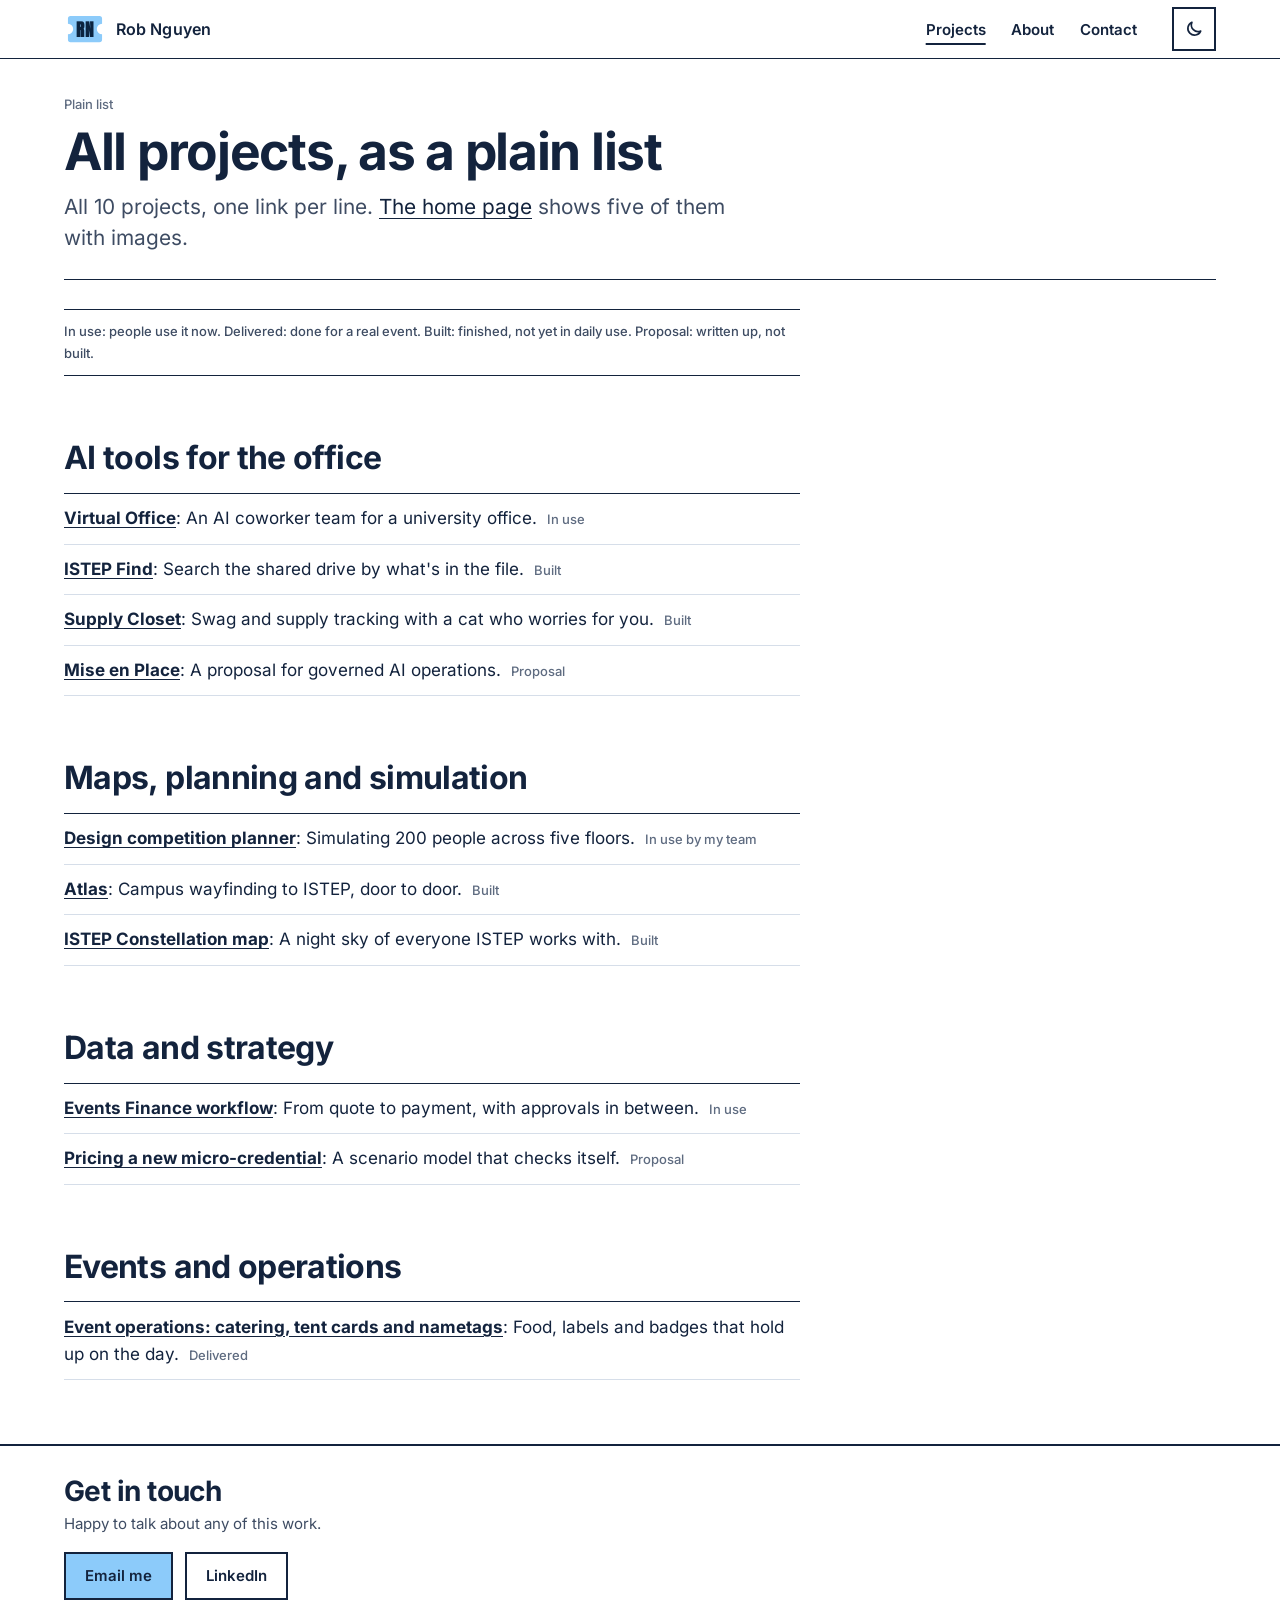
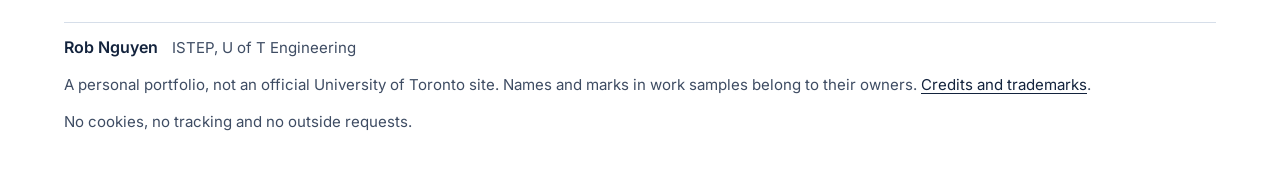
<file: work.html>
<!doctype html>
<html lang="en-CA">
<head>
<meta charset="utf-8">
<meta name="viewport" content="width=device-width, initial-scale=1">
<meta http-equiv="Content-Security-Policy" content="default-src 'none'; script-src 'self'; style-src 'self'; img-src 'self'; media-src 'self'; font-src 'self'; connect-src 'none'; frame-src 'none'; object-src 'none'; base-uri 'none'; form-action 'none'">
<meta name="referrer" content="no-referrer">
<title>All projects | Rob Nguyen</title>
<meta name="description" content="Every project on Rob Nguyen&#x27;s portfolio as a plain list, one line each, with what each status means and where it stands.">
<meta property="og:type" content="website">
<meta property="og:title" content="All projects | Rob Nguyen">
<meta property="og:description" content="Every project on Rob Nguyen&#x27;s portfolio as a plain list, one line each, with what each status means and where it stands.">
<meta property="og:image" content="https://robnguyen.ca/img/social-card.png">
<meta property="og:image:alt" content="The name Rob Nguyen and the line I turn repetitive office work into AI tools people trust, beside a screenshot of the design competition planner in Demo Hall, a fictional venue.">
<meta property="og:url" content="https://robnguyen.ca/work.html">
<link rel="canonical" href="https://robnguyen.ca/work.html">
<link rel="icon" href="favicon.ico" sizes="any">
<link rel="icon" href="img/favicon.png" type="image/png">
<link rel="apple-touch-icon" href="img/apple-touch-icon.png">
<link rel="stylesheet" href="css/fonts.css">
<link rel="stylesheet" href="css/site.css">
<link rel="stylesheet" href="css/show.css">
<link rel="stylesheet" href="css/wide.css" media="(min-width: 900px)">
<link rel="stylesheet" href="css/desk.css" media="(min-width: 1024px)">
<link rel="stylesheet" href="css/narrow.css" media="(max-width: 760px)">
<link rel="stylesheet" href="css/small.css" media="(max-width: 480px)">
<link rel="stylesheet" href="css/dark.css" media="(prefers-color-scheme: dark)" id="theme-dark">
<link rel="stylesheet" href="css/show-short.css" media="(max-width: 760px) and (max-height: 700px)">
<link rel="stylesheet" href="css/show-tiny.css" media="(max-width: 359px) and (max-height: 600px)">
<link rel="stylesheet" href="css/show-flat.css" media="(max-height: 500px)">
<link rel="stylesheet" href="css/motion.css" media="(prefers-reduced-motion: reduce)">
<link rel="stylesheet" href="css/forced.css" media="(forced-colors: active)">
<link rel="stylesheet" href="css/print.css" media="print">
<link rel="stylesheet" href="css/show-motion.css" media="(prefers-reduced-motion: no-preference)">
<link rel="stylesheet" href="css/show-hover.css" media="(hover: hover) and (prefers-reduced-motion: no-preference)">
<link rel="stylesheet" href="css/transitions.css" media="(prefers-reduced-motion: no-preference)">
<link rel="stylesheet" href="css/show-vt.css" media="(prefers-reduced-motion: no-preference)">
<script src="js/theme.js"></script>
<script src="js/site.js" defer></script>
<script src="js/show.js" defer></script>
</head>
<body class="show">
<a class="skip-link" href="#main">Skip to main content</a>
<header class="site-header show-header">
<div class="wrap">
<a class="brand" href="index.html"><svg class="ticket" viewBox="0 0 32 32" aria-hidden="true" focusable="false"><path class="tix" d="M5 6 H27 a2 2 0 0 1 2 2 V12 a4 4 0 0 0 0 8 V24 a2 2 0 0 1 -2 2 H5 a2 2 0 0 1 -2 -2 V20 a4 4 0 0 0 0 -8 V8 a2 2 0 0 1 2 -2 Z"/><text class="tix-rn" x="16" y="22.4" text-anchor="middle">RN</text></svg><span>Rob Nguyen</span></a>
<button type="button" class="menu-toggle" aria-expanded="false" aria-controls="site-nav" hidden><span class="menu-icon" aria-hidden="true"></span>Menu</button>
<nav class="site-nav" id="site-nav" aria-label="Main"><ul><li><a href="work.html" aria-current="page">Projects</a></li><li><a href="about.html">About</a></li><li><a href="#contact">Contact</a></li></ul></nav>
<button type="button" class="theme-toggle" aria-label="Switch colour mode" hidden><svg class="ico-moon" viewBox="0 0 24 24" width="20" height="20" aria-hidden="true" focusable="false"><path d="M20 14.5A8 8 0 0 1 9.5 4a8 8 0 1 0 10.5 10.5z"/></svg><svg class="ico-sun" viewBox="0 0 24 24" width="20" height="20" aria-hidden="true" focusable="false"><circle cx="12" cy="12" r="4"/><path d="M12 2v2M12 20v2M4.9 4.9l1.4 1.4M17.7 17.7l1.4 1.4M2 12h2M20 12h2M4.9 19.1l1.4-1.4M17.7 6.3l1.4-1.4"/></svg></button>
</div>
</header>
<main id="main" tabindex="-1">
<div class="page-top"><div class="wrap"><header class="project-head">
<p class="eyebrow">Plain list</p>
<h1>All projects, as a plain list</h1>
<p class="lede">All 10 projects, one link per line. <a href="index.html#program">The home page</a> shows five of them with images.</p>
</header></div></div><div class="wrap page-body">
<div class="prose">
<p class="status-legend">In use: people use it now. Delivered: done for a real event. Built: finished, not yet in daily use. Proposal: written up, not built.</p>
<h2 id="list-ai-tools">AI tools for the office</h2><ul class="plain-list"><li><a href="projects/virtual-office.html">Virtual Office</a>: An AI coworker team for a university office. <span class="plain-status">In use</span></li><li><a href="projects/istep-find.html">ISTEP Find</a>: Search the shared drive by what&#x27;s in the file. <span class="plain-status">Built</span></li><li><a href="projects/supply-closet.html">Supply Closet</a>: Swag and supply tracking with a cat who worries for you. <span class="plain-status">Built</span></li><li><a href="projects/mise-en-place.html">Mise en Place</a>: A proposal for governed AI operations. <span class="plain-status">Proposal</span></li></ul><h2 id="list-maps">Maps, planning and simulation</h2><ul class="plain-list"><li><a href="projects/event-planner.html">Design competition planner</a>: Simulating 200 people across five floors. <span class="plain-status">In use by my team</span></li><li><a href="projects/atlas.html">Atlas</a>: Campus wayfinding to ISTEP, door to door. <span class="plain-status">Built</span></li><li><a href="projects/constellation.html">ISTEP Constellation map</a>: A night sky of everyone ISTEP works with. <span class="plain-status">Built</span></li></ul><h2 id="list-data">Data and strategy</h2><ul class="plain-list"><li><a href="projects/events-finance.html">Events Finance workflow</a>: From quote to payment, with approvals in between. <span class="plain-status">In use</span></li><li><a href="projects/micro-credential-pricing.html">Pricing a new micro-credential</a>: A scenario model that checks itself. <span class="plain-status">Proposal</span></li></ul><h2 id="list-events">Events and operations</h2><ul class="plain-list"><li><a href="projects/event-operations.html">Event operations: catering, tent cards and nametags</a>: Food, labels and badges that hold up on the day. <span class="plain-status">Delivered</span></li></ul>
</div></div>
</main>
<footer class="site-footer stage-footer">
<div class="wrap">
<section class="footer-contact" id="contact" aria-labelledby="contact-h"><h2 id="contact-h">Get in touch</h2><p class="footer-contact-text">Happy to talk about any of this work.</p><ul class="hire-buttons"><li><a class="btn-stage" href="mailto:robert.ad.nguyen@gmail.com">Email me</a></li><li><a class="btn-line" href="https://www.linkedin.com/in/robert-ad-nguyen/" target="_blank" rel="noopener noreferrer">LinkedIn<span class="sr-only"> (opens in a new tab)</span></a></li></ul></section>
<p class="footer-sign"><span class="wordmark">Rob Nguyen</span> ISTEP, U of T Engineering</p>
<p>A personal portfolio, not an official University of Toronto site. Names and marks in work samples belong to their owners. <a href="credits.html">Credits and trademarks</a>.</p>
<p>No cookies, no tracking and no outside requests.</p>
</div>
</footer>
</body>
</html>
</file>
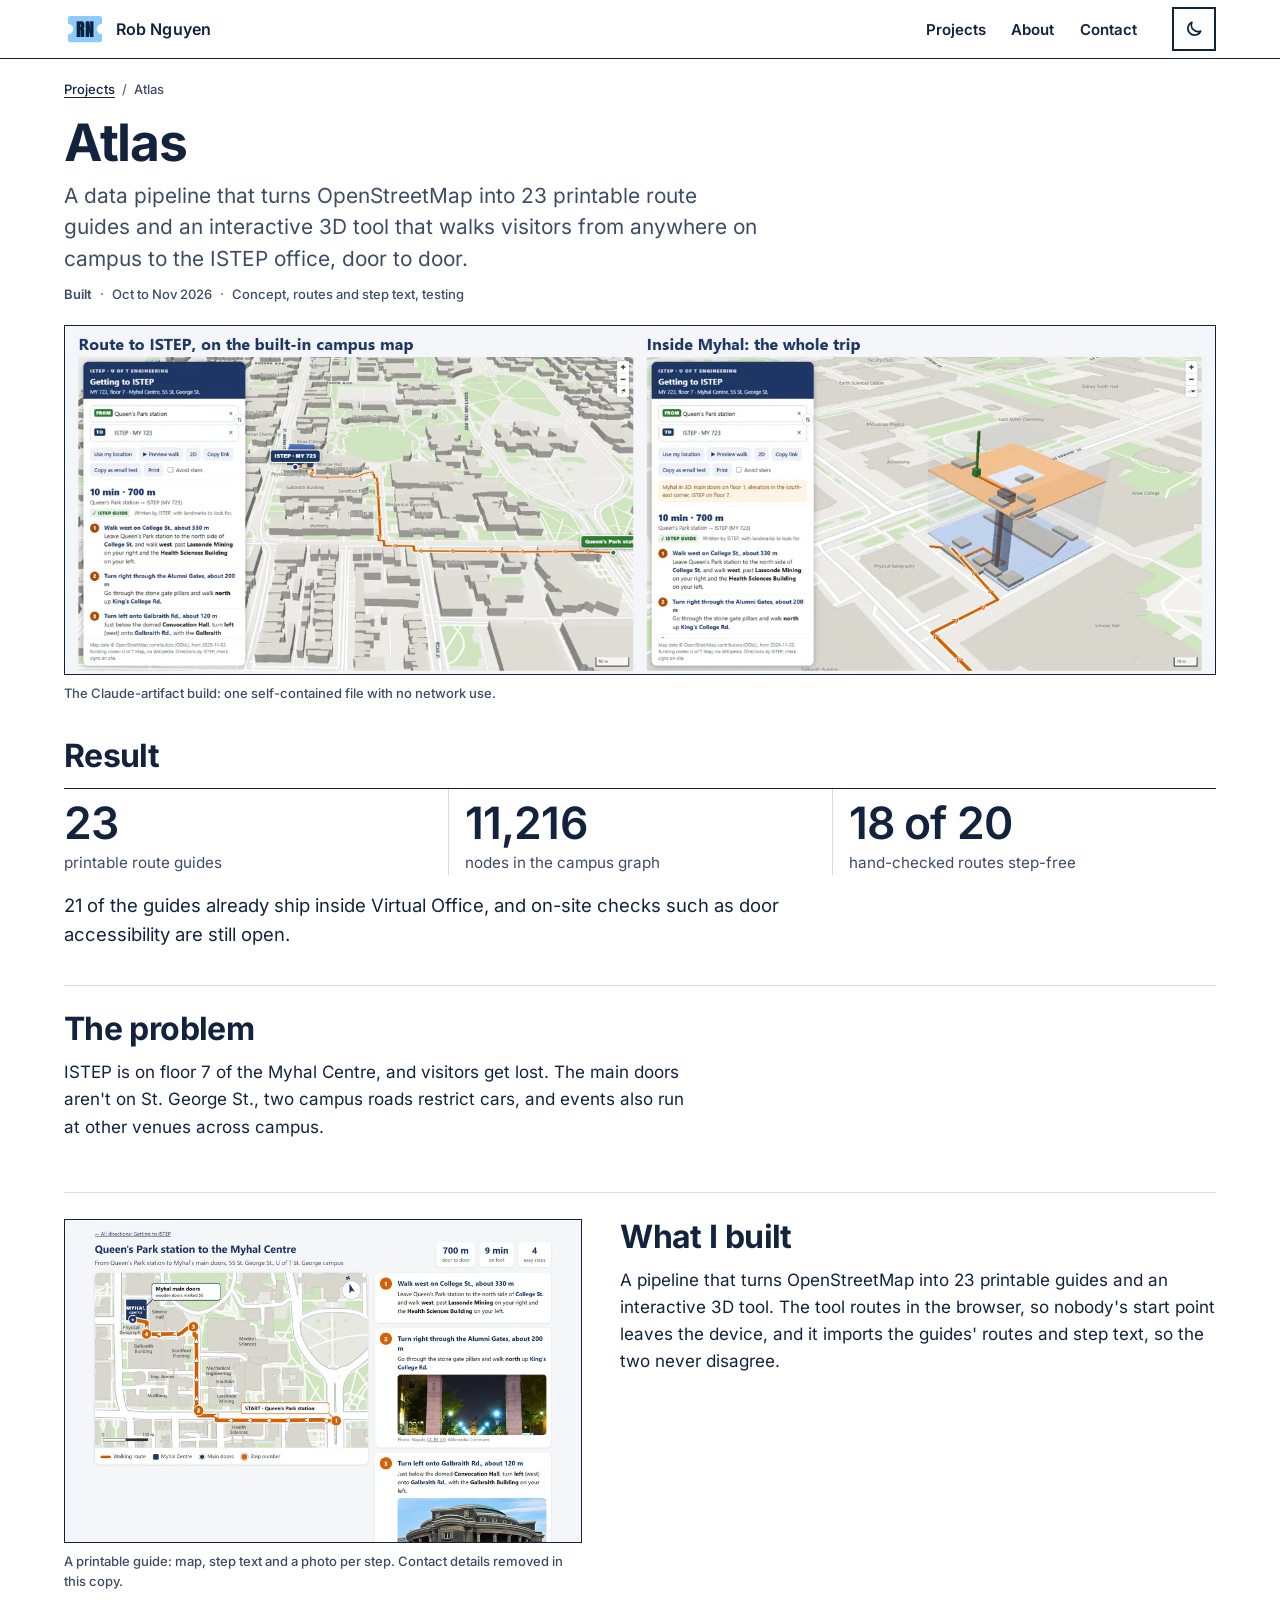
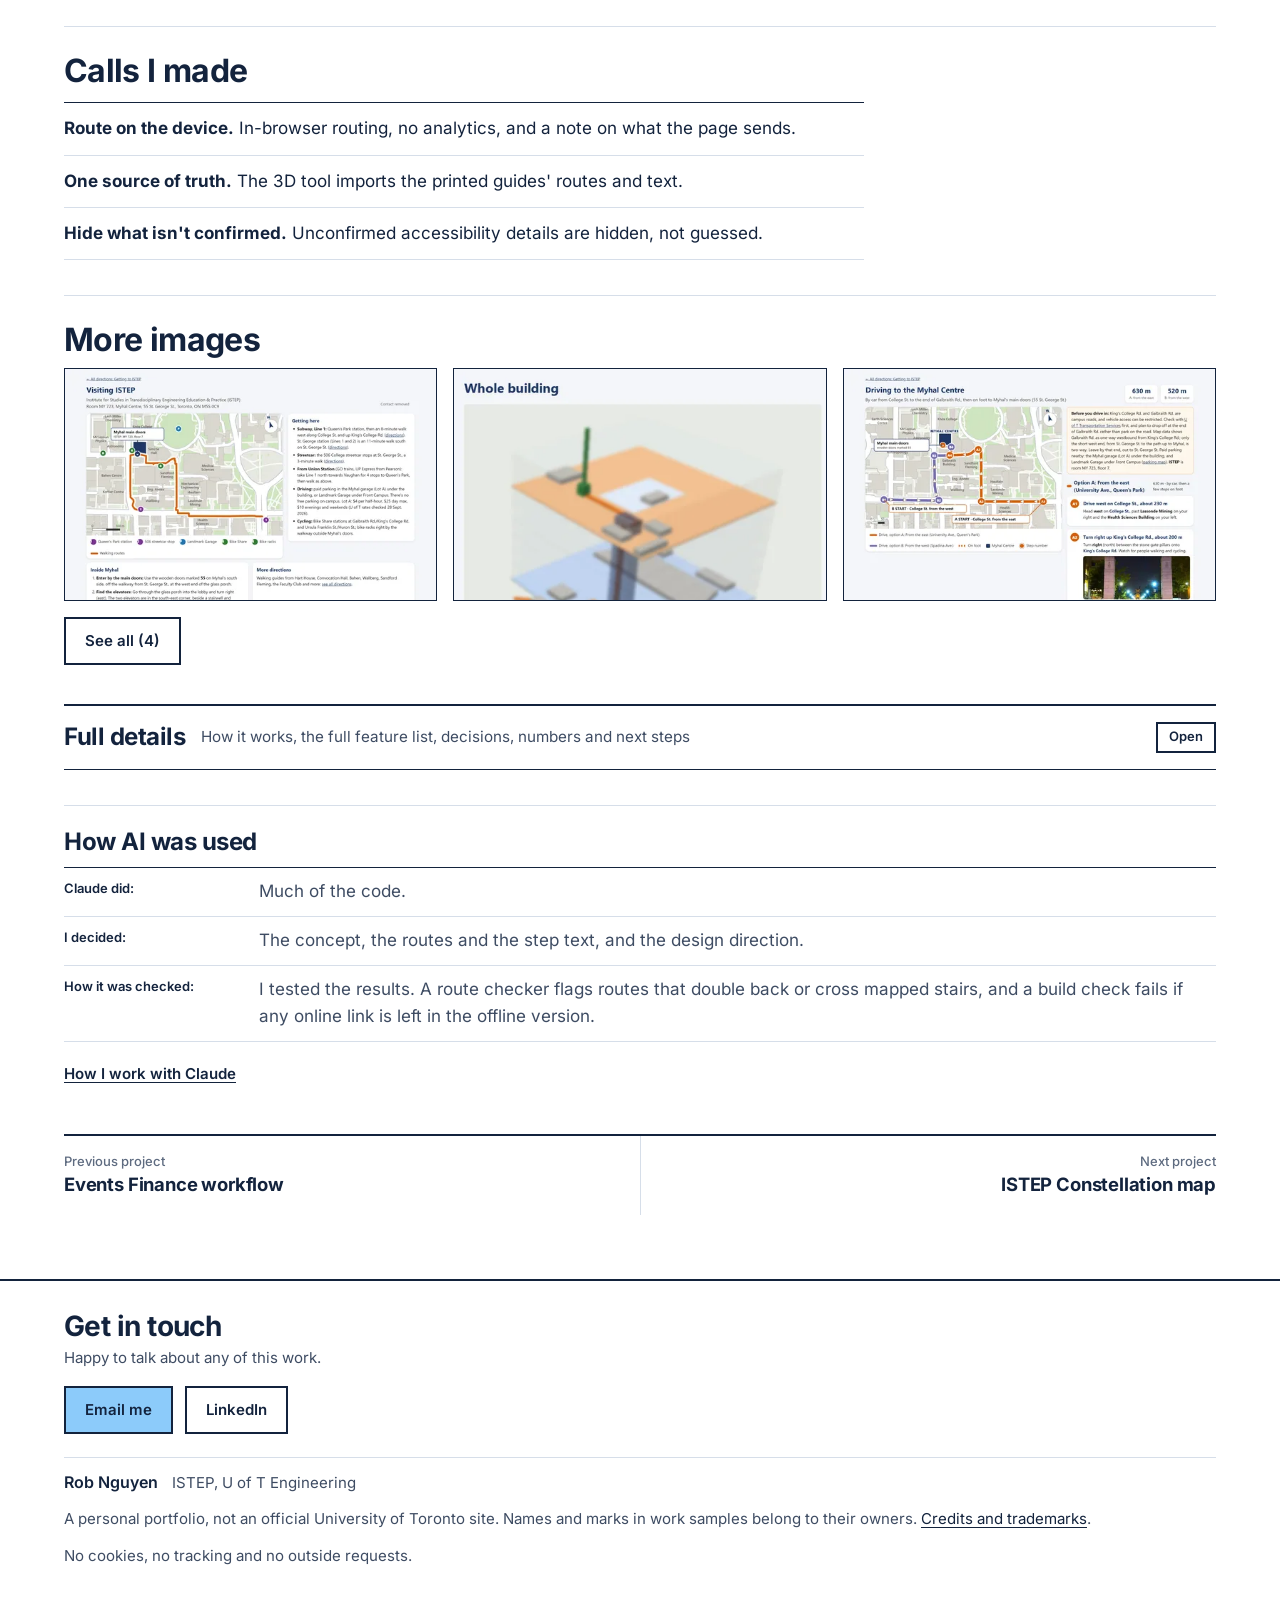
<file: projects/atlas.html>
<!doctype html>
<html lang="en-CA">
<head>
<meta charset="utf-8">
<meta name="viewport" content="width=device-width, initial-scale=1">
<meta http-equiv="Content-Security-Policy" content="default-src 'none'; script-src 'self'; style-src 'self'; img-src 'self'; media-src 'self'; font-src 'self'; connect-src 'none'; frame-src 'none'; object-src 'none'; base-uri 'none'; form-action 'none'">
<meta name="referrer" content="no-referrer">
<title>Atlas | Rob Nguyen</title>
<meta name="description" content="A data pipeline that turns OpenStreetMap into 23 printable route guides and a 3D tool that walks visitors to the ISTEP office, door to door.">
<meta property="og:type" content="website">
<meta property="og:title" content="Atlas | Rob Nguyen">
<meta property="og:description" content="A data pipeline that turns OpenStreetMap into 23 printable route guides and a 3D tool that walks visitors to the ISTEP office, door to door.">
<meta property="og:image" content="https://robnguyen.ca/img/social-card.png">
<meta property="og:image:alt" content="The name Rob Nguyen and the line I turn repetitive office work into AI tools people trust, beside a screenshot of the design competition planner in Demo Hall, a fictional venue.">
<meta property="og:url" content="https://robnguyen.ca/projects/atlas.html">
<link rel="canonical" href="https://robnguyen.ca/projects/atlas.html">
<link rel="icon" href="../favicon.ico" sizes="any">
<link rel="icon" href="../img/favicon.png" type="image/png">
<link rel="apple-touch-icon" href="../img/apple-touch-icon.png">
<link rel="stylesheet" href="../css/fonts.css">
<link rel="stylesheet" href="../css/site.css">
<link rel="stylesheet" href="../css/show.css">
<link rel="stylesheet" href="../css/wide.css" media="(min-width: 900px)">
<link rel="stylesheet" href="../css/desk.css" media="(min-width: 1024px)">
<link rel="stylesheet" href="../css/narrow.css" media="(max-width: 760px)">
<link rel="stylesheet" href="../css/small.css" media="(max-width: 480px)">
<link rel="stylesheet" href="../css/dark.css" media="(prefers-color-scheme: dark)" id="theme-dark">
<link rel="stylesheet" href="../css/show-short.css" media="(max-width: 760px) and (max-height: 700px)">
<link rel="stylesheet" href="../css/show-tiny.css" media="(max-width: 359px) and (max-height: 600px)">
<link rel="stylesheet" href="../css/show-flat.css" media="(max-height: 500px)">
<link rel="stylesheet" href="../css/motion.css" media="(prefers-reduced-motion: reduce)">
<link rel="stylesheet" href="../css/forced.css" media="(forced-colors: active)">
<link rel="stylesheet" href="../css/print.css" media="print">
<link rel="stylesheet" href="../css/show-motion.css" media="(prefers-reduced-motion: no-preference)">
<link rel="stylesheet" href="../css/show-hover.css" media="(hover: hover) and (prefers-reduced-motion: no-preference)">
<link rel="stylesheet" href="../css/transitions.css" media="(prefers-reduced-motion: no-preference)">
<link rel="stylesheet" href="../css/show-vt.css" media="(prefers-reduced-motion: no-preference)">
<script src="../js/theme.js"></script>
<script src="../js/site.js" defer></script>
<script src="../js/show.js" defer></script>
</head>
<body class="show">
<a class="skip-link" href="#main">Skip to main content</a>
<header class="site-header show-header">
<div class="wrap">
<a class="brand" href="../index.html"><svg class="ticket" viewBox="0 0 32 32" aria-hidden="true" focusable="false"><path class="tix" d="M5 6 H27 a2 2 0 0 1 2 2 V12 a4 4 0 0 0 0 8 V24 a2 2 0 0 1 -2 2 H5 a2 2 0 0 1 -2 -2 V20 a4 4 0 0 0 0 -8 V8 a2 2 0 0 1 2 -2 Z"/><text class="tix-rn" x="16" y="22.4" text-anchor="middle">RN</text></svg><span>Rob Nguyen</span></a>
<button type="button" class="menu-toggle" aria-expanded="false" aria-controls="site-nav" hidden><span class="menu-icon" aria-hidden="true"></span>Menu</button>
<nav class="site-nav" id="site-nav" aria-label="Main"><ul><li><a href="../work.html">Projects</a></li><li><a href="../about.html">About</a></li><li><a href="#contact">Contact</a></li></ul></nav>
<button type="button" class="theme-toggle" aria-label="Switch colour mode" hidden><svg class="ico-moon" viewBox="0 0 24 24" width="20" height="20" aria-hidden="true" focusable="false"><path d="M20 14.5A8 8 0 0 1 9.5 4a8 8 0 1 0 10.5 10.5z"/></svg><svg class="ico-sun" viewBox="0 0 24 24" width="20" height="20" aria-hidden="true" focusable="false"><circle cx="12" cy="12" r="4"/><path d="M12 2v2M12 20v2M4.9 4.9l1.4 1.4M17.7 17.7l1.4 1.4M2 12h2M20 12h2M4.9 19.1l1.4-1.4M17.7 6.3l1.4-1.4"/></svg></button>
</div>
</header>
<main id="main" tabindex="-1">
<div class="wrap show-head"><nav class="crumbs" aria-label="Breadcrumb"><ol><li><a href="../work.html">Projects</a></li><li><span aria-current="page">Atlas</span></li></ol></nav><header class="show-title"><h1 class="display">Atlas</h1><p class="lede">A data pipeline that turns OpenStreetMap into 23 printable route guides and an interactive 3D tool that walks visitors from anywhere on campus to the ISTEP office, door to door.</p><p class="meta-line"><span class="status">Built</span> <span class="sep" aria-hidden="true">&middot;</span> Oct to Nov 2026 <span class="sep" aria-hidden="true">&middot;</span> Concept, routes and step text, testing</p></header></div><div class="show-hero-wrap"><figure class="show-hero vt-atlas"><a href="../media/atlas/istep-artifact-preview-portfolio-w1600.webp" data-lightbox="hero" data-caption="The Claude-artifact build: one self-contained file with no network use. Floor detail is blurred for this portfolio." data-w="1600" data-h="1031"><picture><source media="(max-width: 760px)" srcset="../media/atlas/istep-artifact-preview-portfolio-hero-m760-c50-0-100-47.webp" width="760" height="460"><img src="../media/atlas/istep-artifact-preview-portfolio-hero1800-c0-0-100-47.webp" srcset="../media/atlas/istep-artifact-preview-portfolio-hero760-c0-0-100-47.webp 760w, ../media/atlas/istep-artifact-preview-portfolio-hero1800-c0-0-100-47.webp 1716w" sizes="100vw" alt="Two panels of the Atlas tool: a route from Queen&#x27;s Park station on the campus map, and the whole trip into the Myhal Centre in 3D. Each panel has From and To fields and numbered steps." width="1716" height="519" decoding="async" fetchpriority="high"></picture></a><figcaption>The Claude-artifact build: one self-contained file with no network use.</figcaption></figure></div><div class="wrap"><section class="glance result-first" aria-labelledby="result-h"><h2 id="result-h">Result</h2><ul class="n-3"><li><strong class="display">23</strong><span>printable route guides</span></li><li><strong class="display">11,216</strong><span>nodes in the campus graph</span></li><li><strong class="display">18 of 20</strong><span>hand-checked routes step-free</span></li></ul><p class="result-outcome">21 of the guides already ship inside Virtual Office, and on-site checks such as door accessibility are still open.</p></section><section class="beat solo" aria-labelledby="problem-h"><div class="beat-text"><h2 id="problem-h">The problem</h2><p>ISTEP is on floor 7 of the Myhal Centre, and visitors get lost. The main doors aren&#x27;t on St. George St., two campus roads restrict cars, and events also run at other venues across campus.</p></div></section><section class="beat flip" aria-labelledby="built-h"><div class="beat-text"><h2 id="built-h">What I built</h2><p>A pipeline that turns OpenStreetMap into 23 printable guides and an interactive 3D tool. The tool routes in the browser, so nobody&#x27;s start point leaves the device, and it imports the guides&#x27; routes and step text, so the two never disagree.</p></div><figure class="beat-media"><a href="../media/atlas/guides/queens-park-station-w1600.webp" data-lightbox="scenes" data-caption="A printable guide: map, step text and a photo per step. Contact details removed in this copy." data-w="1600" data-h="1842"><img src="../media/atlas/guides/queens-park-station-scene900-c0-0-100-54.webp" srcset="../media/atlas/guides/queens-park-station-scene520-c0-0-100-54.webp 520w, ../media/atlas/guides/queens-park-station-scene900-c0-0-100-54.webp 900w" sizes="(max-width: 760px) 100vw, 560px" alt="Printable guide: Queen&#x27;s Park station to the Myhal Centre, 700 m, 9 minutes, 4 easy steps, with a rotated campus map, an orange route with numbered step dots, and a photo for each step." width="900" height="562" loading="lazy" decoding="async"></a><figcaption>A printable guide: map, step text and a photo per step. Contact details removed in this copy.</figcaption></figure></section><section class="calls" aria-labelledby="calls-h"><h2 id="calls-h">Calls I made</h2><ul class="calls-list"><li><strong>Route on the device.</strong> In-browser routing, no analytics, and a note on what the page sends.</li><li><strong>One source of truth.</strong> The 3D tool imports the printed guides&#x27; routes and text.</li><li><strong>Hide what isn&#x27;t confirmed.</strong> Unconfirmed accessibility details are hidden, not guessed.</li></ul></section><section class="more-images" aria-labelledby="more-h"><h2 id="more-h">More images</h2><ul class="thumbs"><li><a class="shot" href="../media/atlas/guides/istep-visitor-guide-w1600.webp" data-lightbox="more" data-caption="The one-page visitor guide: transit, driving, parking and bike share." data-w="1600" data-h="1278"><img src="../media/atlas/guides/istep-visitor-guide-thumb520-c0-0-100-78.webp" alt="One-page visitor guide titled Visiting ISTEP, with an area map and sections for getting here by subway, streetcar and from Union Station, driving and parking, cycling, and inside Myhal." width="520" height="325" loading="lazy" decoding="async"></a></li><li><a class="shot" href="../media/atlas/myhal-3d-overview-portfolio-w1600.webp" data-lightbox="more" data-caption="Inside Myhal in 3D: the route in orange, the office beacon in green. Softened for this portfolio." data-w="735" data-h="640"><img src="../media/atlas/myhal-3d-overview-portfolio-thumb520-c0-0-100-71.webp" alt="A softened 3D cutaway of the Myhal Centre: a blue floor 1 slab, an orange floor 7 slab, the elevator core between them, an orange route line and a green beacon rising through the roof." width="520" height="325" loading="lazy" decoding="async"></a></li><li><a class="shot" href="../media/atlas/guides/drive-to-myhal-w1600.webp" data-lightbox="more" data-caption="Driving directions, with the campus-road restrictions explained up front." data-w="1600" data-h="3250"><img src="../media/atlas/guides/drive-to-myhal-thumb520-c0-0-100-40.webp" alt="Printable guide for driving to the Myhal Centre, with a map of two road approaches, a note on campus-road restrictions and parking, and numbered steps with photos." width="520" height="422" loading="lazy" decoding="async"></a></li><li hidden><a href="../media/atlas/guides/st-george-station-w1600.webp" data-lightbox="more" data-caption="From the subway: one of the 12 routes to Myhal." data-w="1600" data-h="1408" data-alt="Printable guide: St. George station to the Myhal Centre, 850 m, 11 minutes, with a map of the walk south on St. George St. and numbered steps with photos."></a></li></ul><p class="see-all-row"><a class="btn-line see-all" href="../media/atlas/guides/st-george-station-w1600.webp" data-lightbox-open="more" data-start="3">See all (4)</a></p></section><details class="production-notes" id="details"><summary><span class="display">Full details</span><span class="pn-hint">How it works, the full feature list, decisions, numbers and next steps</span></summary><div class="prose pn-body"><h3 id="tools">Tools</h3><ul><li>Python (standard library and Pillow)</li><li>Overpass API, Nominatim, OSRM routing</li><li>Wikipedia data</li><li>Vanilla JS, MapLibre GL, Leaflet, inline SVG</li><li>Headless Edge</li></ul><blockquote class="pull-quote"><p>Not yet checked on site.</p><footer>The label Atlas shows wherever a detail hasn&#x27;t been confirmed in person.</footer></blockquote><h3 id="problem">The problem</h3>
<ul>
<li>ISTEP is on floor 7 of the Myhal Centre, and visitors get lost.</li>
<li>The main doors aren't on St. George St. They're wooden doors marked "55", off a walkway on the south side.</li>
<li>Two nearby campus roads restrict vehicles, and there's no free parking on campus.</li>
<li>Events also run at other venues (the Faculty Club, Hart House, Convocation Hall, a Galbraith lecture room), so guests need directions there too.</li>
</ul>

<h3 id="built">What I built</h3>
<div class="table-wrap" role="region" aria-label="What Atlas includes" tabindex="0">
<table>
<thead><tr><th scope="col">Output</th><th scope="col">What it does</th></tr></thead>
<tbody>
<tr><th scope="row">Interactive tool (one 2.1 MB file)</th><td>Search From and To by building, U of T code or room. It shows the steps and a 3D map with an "inside Myhal" cutaway tour, plus Use my location, Preview walk (an animated fly-along), 2D or 3D, Avoid stairs, Copy link, Copy as email text, Print, and modes for arriving at or leaving ISTEP.</td></tr>
<tr><th scope="row">Claude-artifact build (3.3 MB)</th><td>The same tool with zero network use: its own embedded base map, no outside links, and a fallback to directions and floor maps after 12 seconds if WebGL is blocked.</td></tr>
<tr><th scope="row">23 printable guides (HTML and PNG)</th><td>12 routes to Myhal (gates, two subway stations, the streetcar, nearby buildings, driving); 7 routes from Myhal; 2 to a Galbraith lecture room; a one-page visitor guide (transit, driving, parking, bike share); and an "inside Myhal" cross-section.</td></tr>
<tr><th scope="row">Guide index</th><td>A card grid in four sections.</td></tr>
<tr><th scope="row">Parking map (Leaflet)</th><td>31 lots plus 4 street stretches, sorted by walking distance, with filters, distance rings, a walking route per lot, rates, clearances and EV chargers. A "top 3 parking" version adds step photos.</td></tr>
<tr><th scope="row">Earlier versions</th><td>A campus-wide walking tool and a 3D map that used an online router, both kept as predecessors.</td></tr>
</tbody>
</table>
</div>

<h3 id="how">How it works</h3>
<figure class="diagram" id="diagram-atlas-pipeline"><svg class="dg-wide" viewBox="0 0 770 323" width="770" height="323" aria-hidden="true" focusable="false"><defs><marker id="atlas-pipeline-w-head" viewBox="0 0 10 10" refX="9" refY="5" markerWidth="7" markerHeight="7" orient="auto-start-reverse"><path class="dg-head" d="M0,0 L10,5 L0,10 z"/></marker></defs><g class="dg-step"><rect class="dg-box" x="18" y="32" width="214" height="101"/><rect class="dg-num" x="28" y="20" width="24" height="24"/><text class="dg-num-t" x="40" y="37" text-anchor="middle">1</text><text class="dg-t" x="32" y="66">OpenStreetMap</text><text class="dg-n" x="32" y="91">Paths, outlines, doors and</text><text class="dg-n" x="32" y="108">transit, via Overpass</text></g><path class="dg-arrow" d="M236,82.5 L274,82.5" marker-end="url(#atlas-pipeline-w-head)"/><g class="dg-step"><rect class="dg-box" x="278" y="32" width="214" height="101"/><rect class="dg-num" x="288" y="20" width="24" height="24"/><text class="dg-num-t" x="300" y="37" text-anchor="middle">2</text><text class="dg-t" x="292" y="66">Building codes</text><text class="dg-n" x="292" y="91">Wikipedia list matched to</text><text class="dg-n" x="292" y="108">map names and addresses</text></g><path class="dg-arrow" d="M496,82.5 L534,82.5" marker-end="url(#atlas-pipeline-w-head)"/><g class="dg-step"><rect class="dg-box" x="538" y="32" width="214" height="101"/><rect class="dg-num" x="548" y="20" width="24" height="24"/><text class="dg-num-t" x="560" y="37" text-anchor="middle">3</text><text class="dg-t" x="552" y="66">A clean graph</text><text class="dg-n" x="552" y="91">Main network only;</text><text class="dg-n" x="552" y="108">11,216 nodes, 876 KB</text></g><path class="dg-arrow" d="M645.0,137 L645.0,160.0 L85.0,160.0 L85.0,171" marker-end="url(#atlas-pipeline-w-head)"/><g class="dg-step k-check"><rect class="dg-box" x="18" y="187" width="214" height="118"/><rect class="dg-num" x="28" y="175" width="24" height="24"/><text class="dg-num-t" x="40" y="192" text-anchor="middle">4</text><text class="dg-t" x="32" y="221">Routes</text><text class="dg-n" x="32" y="246">OSRM through hand-placed</text><text class="dg-n" x="32" y="263">waypoints, cached; in-browser</text><text class="dg-n" x="32" y="280">Dijkstra for the tool</text></g><path class="dg-arrow" d="M236,246.0 L274,246.0" marker-end="url(#atlas-pipeline-w-head)"/><g class="dg-step"><rect class="dg-box" x="278" y="187" width="214" height="118"/><rect class="dg-num" x="288" y="175" width="24" height="24"/><text class="dg-num-t" x="300" y="192" text-anchor="middle">5</text><text class="dg-t" x="292" y="221">Step text and maps</text><text class="dg-n" x="292" y="246">Hand-written steps; SVG maps</text><text class="dg-n" x="292" y="263">rotated 16.4 degrees</text></g><path class="dg-arrow" d="M496,246.0 L534,246.0" marker-end="url(#atlas-pipeline-w-head)"/><g class="dg-step k-out"><rect class="dg-box" x="538" y="187" width="214" height="118"/><rect class="dg-num" x="548" y="175" width="24" height="24"/><text class="dg-num-t" x="560" y="192" text-anchor="middle">6</text><text class="dg-t" x="552" y="221">Guides and tool</text><text class="dg-n" x="552" y="246">23 printable guides and</text><text class="dg-n" x="552" y="263">the interactive 3D tool</text></g></svg><svg class="dg-tall" viewBox="0 0 366 930" width="366" height="930" aria-hidden="true" focusable="false"><defs><marker id="atlas-pipeline-t-head" viewBox="0 0 10 10" refX="9" refY="5" markerWidth="7" markerHeight="7" orient="auto-start-reverse"><path class="dg-head" d="M0,0 L10,5 L0,10 z"/></marker></defs><g class="dg-step"><rect class="dg-box" x="18" y="32" width="330" height="110"/><rect class="dg-num" x="28" y="20" width="24" height="24"/><text class="dg-num-t" x="40" y="37" text-anchor="middle">1</text><text class="dg-t" x="32" y="69">OpenStreetMap</text><text class="dg-n" x="32" y="97">Paths, outlines, doors and</text><text class="dg-n" x="32" y="117">transit, via Overpass</text></g><path class="dg-arrow" d="M183.0,145 L183.0,166" marker-end="url(#atlas-pipeline-t-head)"/><g class="dg-step"><rect class="dg-box" x="18" y="182" width="330" height="110"/><rect class="dg-num" x="28" y="170" width="24" height="24"/><text class="dg-num-t" x="40" y="187" text-anchor="middle">2</text><text class="dg-t" x="32" y="219">Building codes</text><text class="dg-n" x="32" y="247">Wikipedia list matched to</text><text class="dg-n" x="32" y="267">map names and addresses</text></g><path class="dg-arrow" d="M183.0,295 L183.0,316" marker-end="url(#atlas-pipeline-t-head)"/><g class="dg-step"><rect class="dg-box" x="18" y="332" width="330" height="110"/><rect class="dg-num" x="28" y="320" width="24" height="24"/><text class="dg-num-t" x="40" y="337" text-anchor="middle">3</text><text class="dg-t" x="32" y="369">A clean graph</text><text class="dg-n" x="32" y="397">Main network only;</text><text class="dg-n" x="32" y="417">11,216 nodes, 876 KB</text></g><path class="dg-arrow" d="M183.0,445 L183.0,466" marker-end="url(#atlas-pipeline-t-head)"/><g class="dg-step k-check"><rect class="dg-box" x="18" y="482" width="330" height="130"/><rect class="dg-num" x="28" y="470" width="24" height="24"/><text class="dg-num-t" x="40" y="487" text-anchor="middle">4</text><text class="dg-t" x="32" y="519">Routes</text><text class="dg-n" x="32" y="547">OSRM through hand-placed</text><text class="dg-n" x="32" y="567">waypoints, cached; in-browser</text><text class="dg-n" x="32" y="587">Dijkstra for the tool</text></g><path class="dg-arrow" d="M183.0,615 L183.0,636" marker-end="url(#atlas-pipeline-t-head)"/><g class="dg-step"><rect class="dg-box" x="18" y="652" width="330" height="110"/><rect class="dg-num" x="28" y="640" width="24" height="24"/><text class="dg-num-t" x="40" y="657" text-anchor="middle">5</text><text class="dg-t" x="32" y="689">Step text and maps</text><text class="dg-n" x="32" y="717">Hand-written steps; SVG maps</text><text class="dg-n" x="32" y="737">rotated 16.4 degrees</text></g><path class="dg-arrow" d="M183.0,765 L183.0,786" marker-end="url(#atlas-pipeline-t-head)"/><g class="dg-step k-out"><rect class="dg-box" x="18" y="802" width="330" height="110"/><rect class="dg-num" x="28" y="790" width="24" height="24"/><text class="dg-num-t" x="40" y="807" text-anchor="middle">6</text><text class="dg-t" x="32" y="839">Guides and tool</text><text class="dg-n" x="32" y="867">23 printable guides and</text><text class="dg-n" x="32" y="887">the interactive 3D tool</text></g></svg><div class="sr-only"><p>Atlas data pipeline, step by step:</p><ol><li>OpenStreetMap: Paths, outlines, doors and transit, via Overpass</li><li>Building codes: Wikipedia list matched to map names and addresses</li><li>A clean graph: Main network only; 11,216 nodes, 876 KB</li><li>Routes: OSRM through hand-placed waypoints, cached; in-browser Dijkstra for the tool</li><li>Step text and maps: Hand-written steps; SVG maps rotated 16.4 degrees</li><li>Guides and tool: 23 printable guides and the interactive 3D tool</li></ol></div><figcaption>The Atlas pipeline: one source of truth feeds both the printed guides and the interactive tool, so they never disagree.</figcaption></figure>
<h4>Data</h4>
<ul>
<li>Overpass gives walkable paths, building outlines (including multipolygons), entrances and transit.</li>
<li>Wikipedia's building list supplies U of T building codes, matched to map names through normalization, an alias table and address matching.</li>
<li>Only the main connected network is kept, so a door never snaps to an isolated path.</li>
<li>Each door gets a compass side, and unnamed paths borrow the name of the nearest parallel road.</li>
<li>The output is a compact 876 KB graph.</li>
</ul>
<h4>Routing</h4>
<ul>
<li><strong>Printed guides:</strong> OSRM foot and car routes, forced through hand-placed waypoints, then cached. The cache file is written atomically so OneDrive syncing can't corrupt it, and a fix trims the router's end so routes reach Myhal's real doors.</li>
<li><strong>Interactive tool:</strong> routing runs entirely in the browser. It's a hand-written multi-source Dijkstra over about 11,000 nodes, with a no-stairs mode. It weights each entrance by its indoor walk, and prefers a hand-checked route where one exists.</li>
<li><strong>Step text</strong> is written by hand with a small mini-markup, and leg distances recompute automatically.</li>
</ul>
<h4>Rendering</h4>
<ul>
<li>A custom SVG map maker rotates the map 16.4 degrees so King's College Rd. points up, with a true-north arrow and a scale bar.</li>
<li>Labels are placed greedily to avoid collisions, with arrows every 70 px and numbered step dots.</li>
<li>PNGs come from headless Edge at 2x, trimmed automatically.</li>
<li>In 3D, MapLibre extrusions build the floor slabs, a route ribbon and a green beacon rising through the roof at the office. A "dollhouse" tour stops at the whole building, floor 1 and floor 7.</li>
</ul>
<h4>Quality checks</h4>
<ul>
<li><code>check_routes.py</code> flags routes that double back, cross mapped stairs, or have a step anchored more than 30 m from the line. 18 of the 20 hand-checked routes are flagged step-free.</li>
<li>Vendored libraries are pinned by SHA-384, and the build stops if they change.</li>
<li>A build check fails if any stray online link remains in the offline version.</li>
<li><code>build_all.py</code> checks its prerequisites, then runs data, guides and tool in order.</li>
</ul>

<h3 id="decisions">Key decisions</h3>
<ul>
<li><strong>Single files</strong> that open with a double-click, with no CDN.</li>
<li><strong>Privacy:</strong> routes are computed on the device, with no analytics and a "what this page sends" note. Moving to in-browser routing also removed the need to send anyone's start point to an online router.</li>
<li><strong>One source of truth:</strong> the tool imports the guides' routes and text, so the two never disagree.</li>
<li><strong>Nothing guessed:</strong> unconfirmed accessibility details are hidden rather than guessed; "Not yet checked on site" labels appear where they apply; and parking rates are stamped "checked 28 Sept. 2026".</li>
<li><strong>Accessibility:</strong> an ARIA combobox search, live regions, SVG labels, Avoid stairs and step-free flags.</li>
<li><strong>Licences:</strong> every photo carries its Wikimedia author and licence, and the OpenStreetMap and OpenFreeMap credits are kept.</li>
</ul>

<h3 id="results">Results and status</h3>
<ul>
<li>Built and complete, but not hosted yet. The README lists the options (GitHub Pages, Cloudflare Pages or a utoronto.ca host), with a Content-Security-Policy ready.</li>
<li>Some on-site checks are still open, including door accessibility and after-hours access.</li>
<li>21 of the guides went into Virtual Office v0.16.7. That copy predates the Nov 1 to 2 rebuild.</li>
</ul>
<div class="table-wrap" role="region" aria-label="Atlas in numbers" tabindex="0">
<table>
<caption>In numbers</caption>
<tbody>
<tr><th scope="row">Graph</th><td>11,216 nodes and 13,566 edges</td></tr>
<tr><th scope="row">Buildings</th><td>458, of which 137 have U of T codes; 649 doors</td></tr>
<tr><th scope="row">Guides and routes</th><td>23 guides; 20 hand-checked routes</td></tr>
<tr><th scope="row">Parking</th><td>31 lots</td></tr>
<tr><th scope="row">Photos</th><td>16 from Wikimedia Commons</td></tr>
<tr><th scope="row">Code</th><td>About 2,970 lines of Python across 12 scripts</td></tr>
</tbody>
</table>
</div>

<h3 id="next">What I'd do next</h3>
<ul>
<li>Publish Atlas once the floor-level detail is cleared.</li>
<li>Finish the on-site checks and update the labels that say "not yet checked".</li>
<li>Refresh the guides inside Virtual Office from the Nov 1 to 2 rebuild.</li>
<li>Feed the routes into a guest and visitor kit.</li>
</ul>

<h3 id="gallery">Gallery</h3>
<h4>Before and after: the front-entrance guide</h4>
<div class="pair"><figure><a class="shot" href="../media/atlas/myhal-front-entrance-v1-w1600.webp" data-lightbox="atlas-before-after" data-caption="Before: the first front-entrance guide (Oct 2)." data-w="1600" data-h="2225"><img src="../media/atlas/myhal-front-entrance-v1-w900-c0-0-100-60.webp" alt="Before: the first front-entrance guide from Oct 2, with a map, a driving note and four steps with photos." width="900" height="751" loading="lazy" decoding="async"></a><figcaption>Before: the first front-entrance guide (Oct 2).</figcaption></figure><figure><a class="shot" href="../media/atlas/guides/front-entrance-w1600.webp" data-lightbox="atlas-before-after" data-caption="After: the same route from the Nov 1 to 2 rebuild." data-w="1600" data-h="2361"><img src="../media/atlas/guides/front-entrance-w900-c0-0-100-60.webp" alt="After: the rebuilt front-entrance guide from the Nov 1 to 2 rebuild, with distance, time and step counts in the header and a refined map." width="900" height="797" loading="lazy" decoding="async"></a><figcaption>After: the same route from the Nov 1 to 2 rebuild.</figcaption></figure></div>
<h4>All the guides in this copy</h4>
<p>Twenty-one of the 23 guides. The "inside Myhal" cross-section is held back because it shows the interior layout, and one route to a café is held back because it names the business throughout. The office's phone and email are removed from every guide in this copy. Photo credits are under each photo and on the <a href="../credits.html">credits page</a>.</p>
<ul class="gallery compact"><li><figure><a class="shot r43" href="../media/atlas/guides/bahen-w1600.webp" data-lightbox="atlas-guides" data-caption="Bahen Centre to the Myhal Centre" data-w="1600" data-h="1263"><img src="../media/atlas/guides/bahen-w520-c0-0-100-x.webp" alt="Printable guide: Bahen Centre to the Myhal Centre, with a map and numbered steps." width="520" height="390" loading="lazy" decoding="async"><span class="zoom-hint" aria-hidden="true">Enlarge</span></a><figcaption>Bahen Centre to the Myhal Centre</figcaption></figure></li><li><figure><a class="shot r43" href="../media/atlas/guides/college-streetcar-w1600.webp" data-lightbox="atlas-guides" data-caption="College streetcar to the Myhal Centre" data-w="1600" data-h="1330"><img src="../media/atlas/guides/college-streetcar-w520-c0-0-100-x.webp" alt="Printable guide: College streetcar to the Myhal Centre, with a map and numbered steps." width="520" height="390" loading="lazy" decoding="async"><span class="zoom-hint" aria-hidden="true">Enlarge</span></a><figcaption>College streetcar to the Myhal Centre</figcaption></figure></li><li><figure><a class="shot r43" href="../media/atlas/guides/convocation-hall-w1600.webp" data-lightbox="atlas-guides" data-caption="Convocation Hall to the Myhal Centre" data-w="1600" data-h="2343"><img src="../media/atlas/guides/convocation-hall-w520-c0-0-100-x.webp" alt="Printable guide: Convocation Hall to the Myhal Centre, with a map and numbered steps." width="520" height="390" loading="lazy" decoding="async"><span class="zoom-hint" aria-hidden="true">Enlarge</span></a><figcaption>Convocation Hall to the Myhal Centre</figcaption></figure></li><li><figure><a class="shot r43" href="../media/atlas/guides/drive-to-gb202-w1600.webp" data-lightbox="atlas-guides" data-caption="Driving to GB 202, a Galbraith Building lecture room" data-w="1600" data-h="2050"><img src="../media/atlas/guides/drive-to-gb202-w520-c0-0-100-x.webp" alt="Printable guide: Driving to GB 202, a Galbraith Building lecture room, with a map and numbered steps." width="520" height="390" loading="lazy" decoding="async"><span class="zoom-hint" aria-hidden="true">Enlarge</span></a><figcaption>Driving to GB 202, a Galbraith Building lecture room</figcaption></figure></li><li><figure><a class="shot r43" href="../media/atlas/guides/drive-to-myhal-w1600.webp" data-lightbox="atlas-guides" data-caption="Driving to the Myhal Centre" data-w="1600" data-h="3250"><img src="../media/atlas/guides/drive-to-myhal-w520-c0-0-100-x.webp" alt="Printable guide: Driving to the Myhal Centre, with a map and numbered steps." width="520" height="390" loading="lazy" decoding="async"><span class="zoom-hint" aria-hidden="true">Enlarge</span></a><figcaption>Driving to the Myhal Centre</figcaption></figure></li><li><figure><a class="shot r43" href="../media/atlas/guides/faculty-club-w1600.webp" data-lightbox="atlas-guides" data-caption="Faculty Club to the Myhal Centre" data-w="1600" data-h="1977"><img src="../media/atlas/guides/faculty-club-w520-c0-0-100-x.webp" alt="Printable guide: Faculty Club to the Myhal Centre, with a map and numbered steps." width="520" height="390" loading="lazy" decoding="async"><span class="zoom-hint" aria-hidden="true">Enlarge</span></a><figcaption>Faculty Club to the Myhal Centre</figcaption></figure></li><li><figure><a class="shot r43" href="../media/atlas/guides/front-entrance-to-gb202-w1600.webp" data-lightbox="atlas-guides" data-caption="Front entrance to GB 202" data-w="1600" data-h="2279"><img src="../media/atlas/guides/front-entrance-to-gb202-w520-c0-0-100-x.webp" alt="Printable guide: Front entrance to GB 202, with a map and numbered steps." width="520" height="390" loading="lazy" decoding="async"><span class="zoom-hint" aria-hidden="true">Enlarge</span></a><figcaption>Front entrance to GB 202</figcaption></figure></li><li><figure><a class="shot r43" href="../media/atlas/guides/front-entrance-w1600.webp" data-lightbox="atlas-guides" data-caption="Front entrance (Alumni Gates) to the Myhal Centre" data-w="1600" data-h="2361"><img src="../media/atlas/guides/front-entrance-w520-c0-0-100-x.webp" alt="Printable guide: Front entrance (Alumni Gates) to the Myhal Centre, with a map and numbered steps." width="520" height="390" loading="lazy" decoding="async"><span class="zoom-hint" aria-hidden="true">Enlarge</span></a><figcaption>Front entrance (Alumni Gates) to the Myhal Centre</figcaption></figure></li><li><figure><a class="shot r43" href="../media/atlas/guides/hart-house-w1600.webp" data-lightbox="atlas-guides" data-caption="Hart House to the Myhal Centre" data-w="1600" data-h="1977"><img src="../media/atlas/guides/hart-house-w520-c0-0-100-x.webp" alt="Printable guide: Hart House to the Myhal Centre, with a map and numbered steps." width="520" height="390" loading="lazy" decoding="async"><span class="zoom-hint" aria-hidden="true">Enlarge</span></a><figcaption>Hart House to the Myhal Centre</figcaption></figure></li><li><figure><a class="shot r43" href="../media/atlas/guides/istep-visitor-guide-w1600.webp" data-lightbox="atlas-guides" data-caption="Visiting ISTEP: the one-page visitor guide" data-w="1600" data-h="1278"><img src="../media/atlas/guides/istep-visitor-guide-w520-c0-0-100-x.webp" alt="Printable guide: Visiting ISTEP: the one-page visitor guide, with a map and numbered steps." width="520" height="390" loading="lazy" decoding="async"><span class="zoom-hint" aria-hidden="true">Enlarge</span></a><figcaption>Visiting ISTEP: the one-page visitor guide</figcaption></figure></li><li><figure><a class="shot r43" href="../media/atlas/guides/queens-park-station-w1600.webp" data-lightbox="atlas-guides" data-caption="Queen&#x27;s Park station to the Myhal Centre" data-w="1600" data-h="1842"><img src="../media/atlas/guides/queens-park-station-w520-c0-0-100-x.webp" alt="Printable guide: Queen&#x27;s Park station to the Myhal Centre, with a map and numbered steps." width="520" height="390" loading="lazy" decoding="async"><span class="zoom-hint" aria-hidden="true">Enlarge</span></a><figcaption>Queen&#x27;s Park station to the Myhal Centre</figcaption></figure></li><li><figure><a class="shot r43" href="../media/atlas/guides/sandford-fleming-w1600.webp" data-lightbox="atlas-guides" data-caption="Sandford Fleming Building to the Myhal Centre" data-w="1600" data-h="1614"><img src="../media/atlas/guides/sandford-fleming-w520-c0-0-100-x.webp" alt="Printable guide: Sandford Fleming Building to the Myhal Centre, with a map and numbered steps." width="520" height="390" loading="lazy" decoding="async"><span class="zoom-hint" aria-hidden="true">Enlarge</span></a><figcaption>Sandford Fleming Building to the Myhal Centre</figcaption></figure></li><li><figure><a class="shot r43" href="../media/atlas/guides/spadina-college-w1600.webp" data-lightbox="atlas-guides" data-caption="Spadina and College to the Myhal Centre" data-w="1600" data-h="1620"><img src="../media/atlas/guides/spadina-college-w520-c0-0-100-x.webp" alt="Printable guide: Spadina and College to the Myhal Centre, with a map and numbered steps." width="520" height="390" loading="lazy" decoding="async"><span class="zoom-hint" aria-hidden="true">Enlarge</span></a><figcaption>Spadina and College to the Myhal Centre</figcaption></figure></li><li><figure><a class="shot r43" href="../media/atlas/guides/st-george-station-w1600.webp" data-lightbox="atlas-guides" data-caption="St. George station to the Myhal Centre" data-w="1600" data-h="1408"><img src="../media/atlas/guides/st-george-station-w520-c0-0-100-x.webp" alt="Printable guide: St. George station to the Myhal Centre, with a map and numbered steps." width="520" height="390" loading="lazy" decoding="async"><span class="zoom-hint" aria-hidden="true">Enlarge</span></a><figcaption>St. George station to the Myhal Centre</figcaption></figure></li><li><figure><a class="shot r43" href="../media/atlas/guides/to-bahen-w1600.webp" data-lightbox="atlas-guides" data-caption="Myhal Centre to the Bahen Centre" data-w="1600" data-h="1250"><img src="../media/atlas/guides/to-bahen-w520-c0-0-100-x.webp" alt="Printable guide: Myhal Centre to the Bahen Centre, with a map and numbered steps." width="520" height="390" loading="lazy" decoding="async"><span class="zoom-hint" aria-hidden="true">Enlarge</span></a><figcaption>Myhal Centre to the Bahen Centre</figcaption></figure></li><li><figure><a class="shot r43" href="../media/atlas/guides/to-convocation-hall-w1600.webp" data-lightbox="atlas-guides" data-caption="Myhal Centre to Convocation Hall" data-w="1600" data-h="1364"><img src="../media/atlas/guides/to-convocation-hall-w520-c0-0-100-x.webp" alt="Printable guide: Myhal Centre to Convocation Hall, with a map and numbered steps." width="520" height="390" loading="lazy" decoding="async"><span class="zoom-hint" aria-hidden="true">Enlarge</span></a><figcaption>Myhal Centre to Convocation Hall</figcaption></figure></li><li><figure><a class="shot r43" href="../media/atlas/guides/to-faculty-club-w1600.webp" data-lightbox="atlas-guides" data-caption="Myhal Centre to the Faculty Club" data-w="1600" data-h="1396"><img src="../media/atlas/guides/to-faculty-club-w520-c0-0-100-x.webp" alt="Printable guide: Myhal Centre to the Faculty Club, with a map and numbered steps." width="520" height="390" loading="lazy" decoding="async"><span class="zoom-hint" aria-hidden="true">Enlarge</span></a><figcaption>Myhal Centre to the Faculty Club</figcaption></figure></li><li><figure><a class="shot r43" href="../media/atlas/guides/to-hart-house-w1600.webp" data-lightbox="atlas-guides" data-caption="Myhal Centre to Hart House" data-w="1600" data-h="1701"><img src="../media/atlas/guides/to-hart-house-w520-c0-0-100-x.webp" alt="Printable guide: Myhal Centre to Hart House, with a map and numbered steps." width="520" height="390" loading="lazy" decoding="async"><span class="zoom-hint" aria-hidden="true">Enlarge</span></a><figcaption>Myhal Centre to Hart House</figcaption></figure></li><li><figure><a class="shot r43" href="../media/atlas/guides/to-sandford-fleming-w1600.webp" data-lightbox="atlas-guides" data-caption="Myhal Centre to the Sandford Fleming Building" data-w="1600" data-h="1394"><img src="../media/atlas/guides/to-sandford-fleming-w520-c0-0-100-x.webp" alt="Printable guide: Myhal Centre to the Sandford Fleming Building, with a map and numbered steps." width="520" height="390" loading="lazy" decoding="async"><span class="zoom-hint" aria-hidden="true">Enlarge</span></a><figcaption>Myhal Centre to the Sandford Fleming Building</figcaption></figure></li><li><figure><a class="shot r43" href="../media/atlas/guides/to-wallberg-w1600.webp" data-lightbox="atlas-guides" data-caption="Myhal Centre to the Wallberg Building" data-w="1600" data-h="1330"><img src="../media/atlas/guides/to-wallberg-w520-c0-0-100-x.webp" alt="Printable guide: Myhal Centre to the Wallberg Building, with a map and numbered steps." width="520" height="390" loading="lazy" decoding="async"><span class="zoom-hint" aria-hidden="true">Enlarge</span></a><figcaption>Myhal Centre to the Wallberg Building</figcaption></figure></li><li><figure><a class="shot r43" href="../media/atlas/guides/wallberg-w1600.webp" data-lightbox="atlas-guides" data-caption="Wallberg Building to the Myhal Centre" data-w="1600" data-h="1620"><img src="../media/atlas/guides/wallberg-w520-c0-0-100-x.webp" alt="Printable guide: Wallberg Building to the Myhal Centre, with a map and numbered steps." width="520" height="390" loading="lazy" decoding="async"><span class="zoom-hint" aria-hidden="true">Enlarge</span></a><figcaption>Wallberg Building to the Myhal Centre</figcaption></figure></li></ul>
<p><small>Map data &copy; OpenStreetMap contributors (ODbL). Base map in the tool: OpenFreeMap. Photos in the guides: Wikimedia Commons, each credited with its author and licence under the photo and on the <a href="../credits.html">credits page</a>.</small></p>
<p class="close-details"><a href="#details">Close details</a></p></div></details><aside class="ai-strip" aria-labelledby="ai-h"><h2 id="ai-h">How AI was used</h2><dl class="ai-lines"><div><dt>Claude did:</dt><dd>Much of the code.</dd></div><div><dt>I decided:</dt><dd>The concept, the routes and the step text, and the design direction.</dd></div><div><dt>How it was checked:</dt><dd>I tested the results. A route checker flags routes that double back or cross mapped stairs, and a build check fails if any online link is left in the offline version.</dd></div></dl><p class="ai-more"><a href="../about.html#how-i-work">How I work with Claude</a></p></aside><nav class="next-prev" aria-label="Previous and next project"><a href="events-finance.html"><span>Previous project</span><strong>Events Finance workflow</strong></a><a class="next" href="constellation.html"><span>Next project</span><strong>ISTEP Constellation map</strong></a></nav></div>
</main>
<footer class="site-footer stage-footer">
<div class="wrap">
<section class="footer-contact" id="contact" aria-labelledby="contact-h"><h2 id="contact-h">Get in touch</h2><p class="footer-contact-text">Happy to talk about any of this work.</p><ul class="hire-buttons"><li><a class="btn-stage" href="mailto:robert.ad.nguyen@gmail.com">Email me</a></li><li><a class="btn-line" href="https://www.linkedin.com/in/robert-ad-nguyen/" target="_blank" rel="noopener noreferrer">LinkedIn<span class="sr-only"> (opens in a new tab)</span></a></li></ul></section>
<p class="footer-sign"><span class="wordmark">Rob Nguyen</span> ISTEP, U of T Engineering</p>
<p>A personal portfolio, not an official University of Toronto site. Names and marks in work samples belong to their owners. <a href="../credits.html">Credits and trademarks</a>.</p>
<p>No cookies, no tracking and no outside requests.</p>
</div>
</footer>
</body>
</html>
</file>
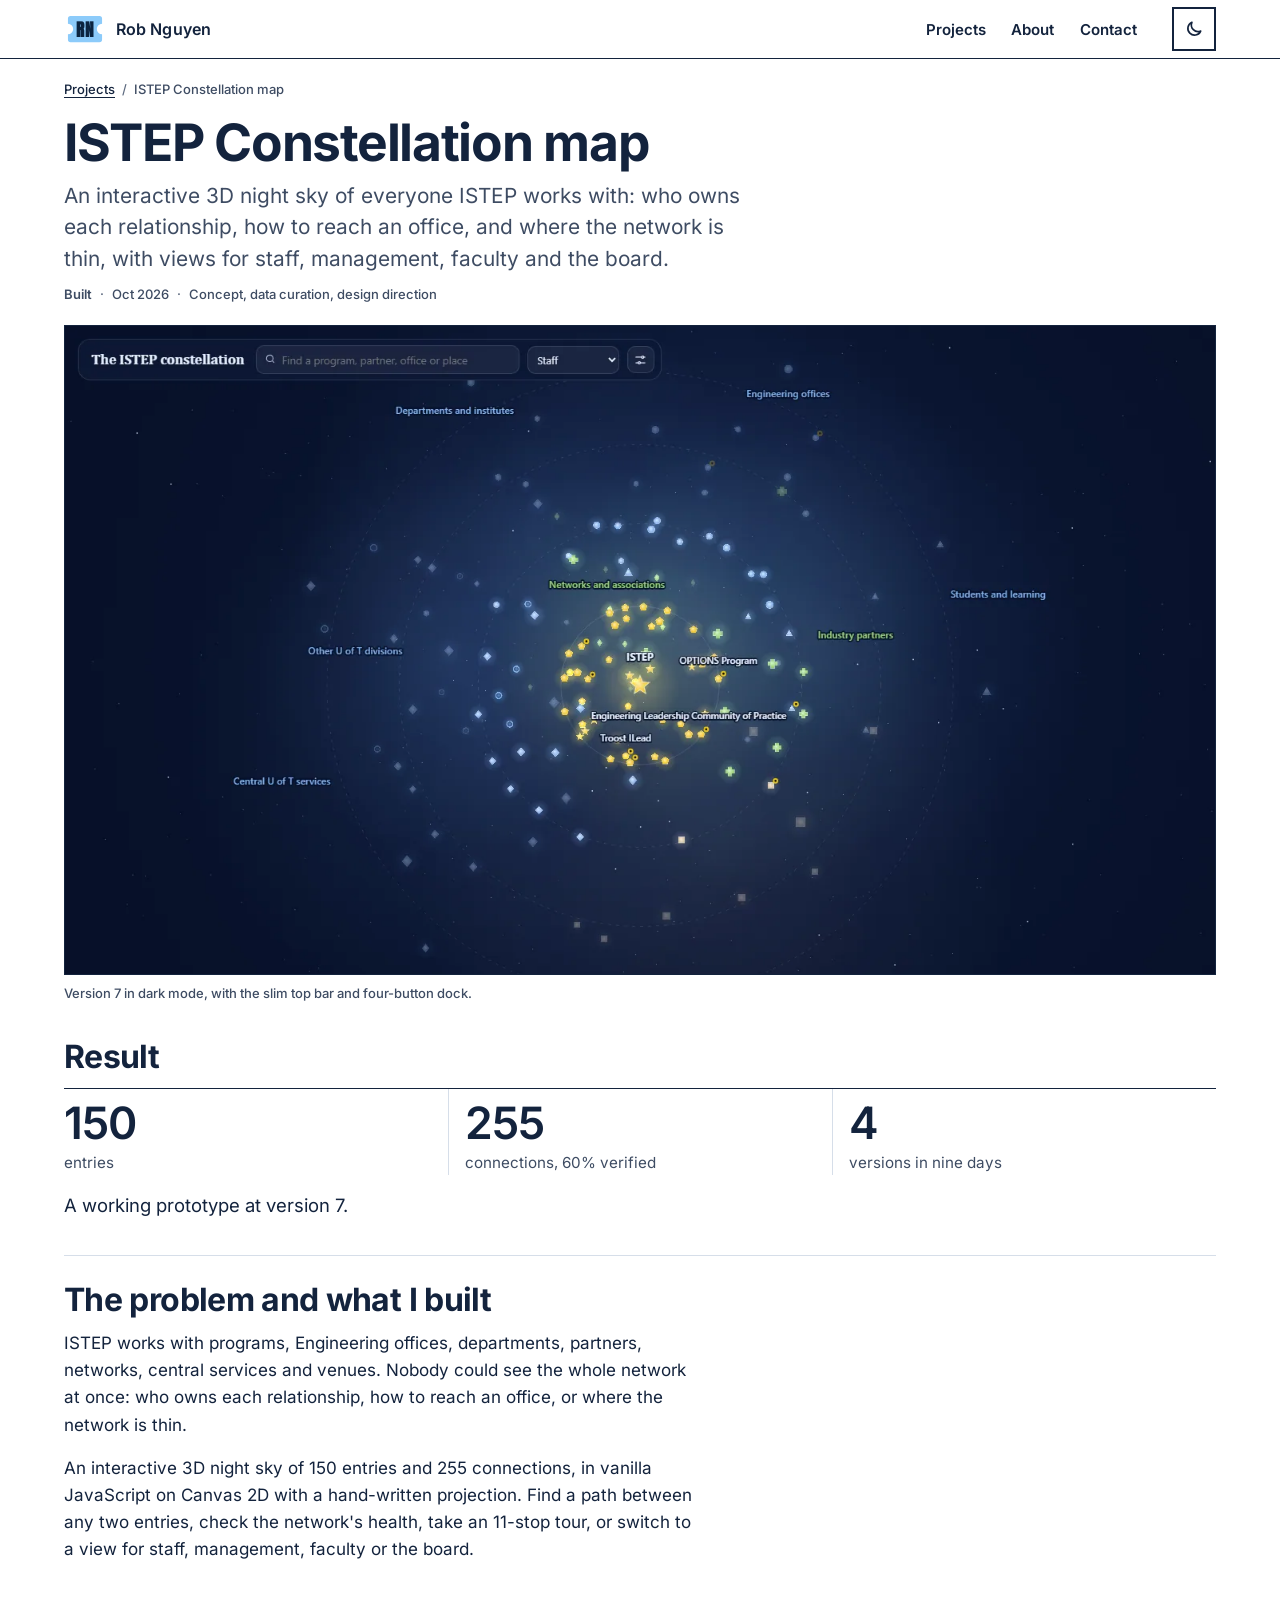
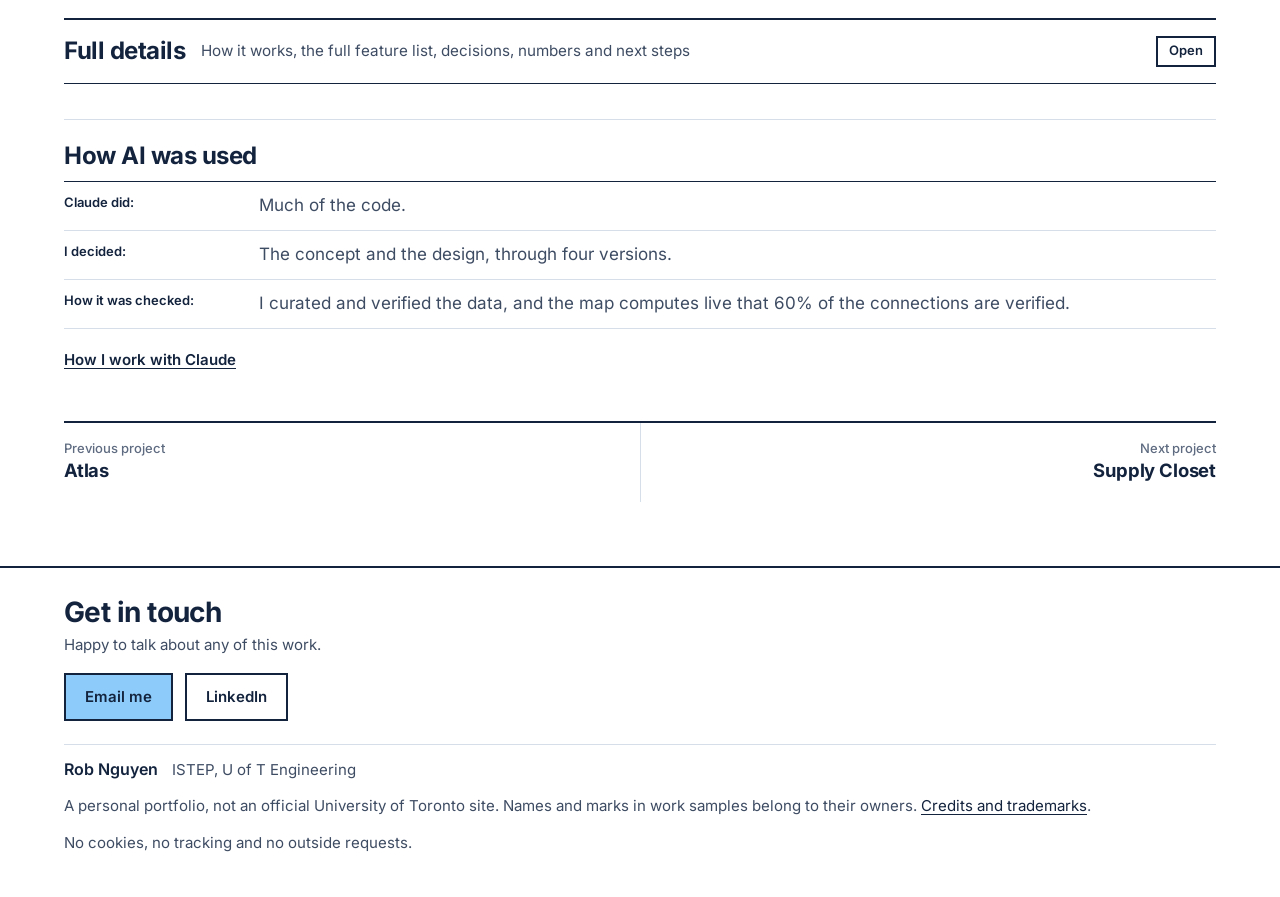
<file: projects/constellation.html>
<!doctype html>
<html lang="en-CA">
<head>
<meta charset="utf-8">
<meta name="viewport" content="width=device-width, initial-scale=1">
<meta http-equiv="Content-Security-Policy" content="default-src 'none'; script-src 'self'; style-src 'self'; img-src 'self'; media-src 'self'; font-src 'self'; connect-src 'none'; frame-src 'none'; object-src 'none'; base-uri 'none'; form-action 'none'">
<meta name="referrer" content="no-referrer">
<title>ISTEP Constellation map | Rob Nguyen</title>
<meta name="description" content="An interactive 3D night sky of everyone ISTEP works with: who owns each relationship, how to reach an office, and where the network is thin.">
<meta property="og:type" content="website">
<meta property="og:title" content="ISTEP Constellation map | Rob Nguyen">
<meta property="og:description" content="An interactive 3D night sky of everyone ISTEP works with: who owns each relationship, how to reach an office, and where the network is thin.">
<meta property="og:image" content="https://robnguyen.ca/img/social-card.png">
<meta property="og:image:alt" content="The name Rob Nguyen and the line I turn repetitive office work into AI tools people trust, beside a screenshot of the design competition planner in Demo Hall, a fictional venue.">
<meta property="og:url" content="https://robnguyen.ca/projects/constellation.html">
<link rel="canonical" href="https://robnguyen.ca/projects/constellation.html">
<link rel="icon" href="../favicon.ico" sizes="any">
<link rel="icon" href="../img/favicon.png" type="image/png">
<link rel="apple-touch-icon" href="../img/apple-touch-icon.png">
<link rel="stylesheet" href="../css/fonts.css">
<link rel="stylesheet" href="../css/site.css">
<link rel="stylesheet" href="../css/show.css">
<link rel="stylesheet" href="../css/wide.css" media="(min-width: 900px)">
<link rel="stylesheet" href="../css/desk.css" media="(min-width: 1024px)">
<link rel="stylesheet" href="../css/narrow.css" media="(max-width: 760px)">
<link rel="stylesheet" href="../css/small.css" media="(max-width: 480px)">
<link rel="stylesheet" href="../css/dark.css" media="(prefers-color-scheme: dark)" id="theme-dark">
<link rel="stylesheet" href="../css/show-short.css" media="(max-width: 760px) and (max-height: 700px)">
<link rel="stylesheet" href="../css/show-tiny.css" media="(max-width: 359px) and (max-height: 600px)">
<link rel="stylesheet" href="../css/show-flat.css" media="(max-height: 500px)">
<link rel="stylesheet" href="../css/motion.css" media="(prefers-reduced-motion: reduce)">
<link rel="stylesheet" href="../css/forced.css" media="(forced-colors: active)">
<link rel="stylesheet" href="../css/print.css" media="print">
<link rel="stylesheet" href="../css/show-motion.css" media="(prefers-reduced-motion: no-preference)">
<link rel="stylesheet" href="../css/show-hover.css" media="(hover: hover) and (prefers-reduced-motion: no-preference)">
<link rel="stylesheet" href="../css/transitions.css" media="(prefers-reduced-motion: no-preference)">
<link rel="stylesheet" href="../css/show-vt.css" media="(prefers-reduced-motion: no-preference)">
<script src="../js/theme.js"></script>
<script src="../js/site.js" defer></script>
<script src="../js/show.js" defer></script>
</head>
<body class="show">
<a class="skip-link" href="#main">Skip to main content</a>
<header class="site-header show-header">
<div class="wrap">
<a class="brand" href="../index.html"><svg class="ticket" viewBox="0 0 32 32" aria-hidden="true" focusable="false"><path class="tix" d="M5 6 H27 a2 2 0 0 1 2 2 V12 a4 4 0 0 0 0 8 V24 a2 2 0 0 1 -2 2 H5 a2 2 0 0 1 -2 -2 V20 a4 4 0 0 0 0 -8 V8 a2 2 0 0 1 2 -2 Z"/><text class="tix-rn" x="16" y="22.4" text-anchor="middle">RN</text></svg><span>Rob Nguyen</span></a>
<button type="button" class="menu-toggle" aria-expanded="false" aria-controls="site-nav" hidden><span class="menu-icon" aria-hidden="true"></span>Menu</button>
<nav class="site-nav" id="site-nav" aria-label="Main"><ul><li><a href="../work.html">Projects</a></li><li><a href="../about.html">About</a></li><li><a href="#contact">Contact</a></li></ul></nav>
<button type="button" class="theme-toggle" aria-label="Switch colour mode" hidden><svg class="ico-moon" viewBox="0 0 24 24" width="20" height="20" aria-hidden="true" focusable="false"><path d="M20 14.5A8 8 0 0 1 9.5 4a8 8 0 1 0 10.5 10.5z"/></svg><svg class="ico-sun" viewBox="0 0 24 24" width="20" height="20" aria-hidden="true" focusable="false"><circle cx="12" cy="12" r="4"/><path d="M12 2v2M12 20v2M4.9 4.9l1.4 1.4M17.7 17.7l1.4 1.4M2 12h2M20 12h2M4.9 19.1l1.4-1.4M17.7 6.3l1.4-1.4"/></svg></button>
</div>
</header>
<main id="main" tabindex="-1">
<div class="wrap show-head"><nav class="crumbs" aria-label="Breadcrumb"><ol><li><a href="../work.html">Projects</a></li><li><span aria-current="page">ISTEP Constellation map</span></li></ol></nav><header class="show-title"><h1 class="display">ISTEP Constellation map</h1><p class="lede">An interactive 3D night sky of everyone ISTEP works with: who owns each relationship, how to reach an office, and where the network is thin, with views for staff, management, faculty and the board.</p><p class="meta-line"><span class="status">Built</span> <span class="sep" aria-hidden="true">&middot;</span> Oct 2026 <span class="sep" aria-hidden="true">&middot;</span> Concept, data curation, design direction</p></header></div><div class="show-hero-wrap"><figure class="show-hero vt-constellation"><a href="../media/constellation/map-v7-dark-w1600.webp" data-lightbox="hero" data-caption="Version 7 in dark mode, with the slim top bar and four-button dock." data-w="1440" data-h="900"><picture><img src="../media/constellation/map-v7-dark-hero1800.webp" srcset="../media/constellation/map-v7-dark-hero760.webp 760w, ../media/constellation/map-v7-dark-hero1800.webp 1440w" sizes="100vw" alt="The ISTEP constellation map in dark mode: glowing dots in rings around ISTEP, with labels for groups such as Engineering offices, Industry partners and Central U of T services, and a four-button dock at the bottom." width="1440" height="900" decoding="async" fetchpriority="high"></picture></a><figcaption>Version 7 in dark mode, with the slim top bar and four-button dock.</figcaption></figure></div><div class="wrap"><section class="glance result-first" aria-labelledby="result-h"><h2 id="result-h">Result</h2><ul class="n-3"><li><strong class="display">150</strong><span>entries</span></li><li><strong class="display">255</strong><span>connections, 60% verified</span></li><li><strong class="display">4</strong><span>versions in nine days</span></li></ul><p class="result-outcome">A working prototype at version 7.</p></section><section class="beat solo" aria-labelledby="story-h"><div class="beat-text"><h2 id="story-h">The problem and what I built</h2><p>ISTEP works with programs, Engineering offices, departments, partners, networks, central services and venues. Nobody could see the whole network at once: who owns each relationship, how to reach an office, or where the network is thin.</p><p>An interactive 3D night sky of 150 entries and 255 connections, in vanilla JavaScript on Canvas 2D with a hand-written projection. Find a path between any two entries, check the network&#x27;s health, take an 11-stop tour, or switch to a view for staff, management, faculty or the board.</p></div></section><details class="production-notes" id="details"><summary><span class="display">Full details</span><span class="pn-hint">How it works, the full feature list, decisions, numbers and next steps</span></summary><div class="prose pn-body"><h3 id="tools">Tools</h3><ul><li>Vanilla JavaScript on Canvas 2D</li><li>A hand-written 3D projection (no D3, no three.js)</li><li>A custom force layout</li></ul><blockquote class="pull-quote"><p>Calm start.</p><footer>The version 6 redesign: lines hidden until hover and colours collapsed from 10 families to 5.</footer></blockquote><h3 id="problem">The problem</h3>
<p>ISTEP works with a lot of people and offices: programs, Engineering offices, departments, industry partners and clients, networks, central services and venues. Nobody could see the whole network at once: who owns each relationship, how to reach an office, or where the network is thin.</p>

<h3 id="built">What I built</h3>
<ul>
<li><strong>150 entries and 255 connections.</strong> 60% of the connections are verified, and the subtitle computes that figure live.</li>
<li><strong>Structure:</strong> 10 groups, 5 relationship types and 11 topic tags.</li>
<li><strong>Events:</strong> 16 dated events, with a gold ring on anything happening in the next 30 days, lists of the next events and calendar (.ics) export.</li>
<li><strong>Contacts by role only.</strong> A private contacts file can be loaded for the session and is never saved into the map.</li>
<li>An internal layer is left out of everything shown here.</li>
</ul>
<h4>Features</h4>
<ul>
<li>3D shells or a flat map, in light and dark modes.</li>
<li>Search, topic filters, a legend that toggles groups, and connection-type filters.</li>
<li><strong>Find a path:</strong> the shortest chain between any two entries, for example ISTEP to the Faculty to a department to a company.</li>
<li><strong>Network health:</strong> partners tied to only one program (fragile), Engineering units two or more steps away (gaps), and a "how sure are we" verified meter.</li>
<li>An 11-stop guided tour.</li>
<li>Role views for staff, management, faculty and the board, with deep links such as <code>?role=board</code>.</li>
<li>Accessibility: an accessible list view, 12 keyboard shortcuts and a reduced-motion option.</li>
</ul>

<h3 id="how">How it works</h3>
<p>It's vanilla JavaScript on a Canvas 2D surface, with a hand-written 3D projection and a custom force layout: no D3 and no three.js. Each version kept the same data and changed how much it shows at once.</p>
<div class="table-wrap" role="region" aria-label="Versions" tabindex="0">
<table>
<caption>Four versions in nine days</caption>
<thead><tr><th scope="col">Version</th><th scope="col">Date (2026)</th><th scope="col">What changed</th></tr></thead>
<tbody>
<tr><th scope="row">v4</th><td>Oct 19</td><td>The base features, with 10 separate group colours.</td></tr>
<tr><th scope="row">v5</th><td>Oct 23</td><td>Role views with "Start here" panels, the internal layer, and the Engineering IT portal added.</td></tr>
<tr><th scope="row">v6</th><td>Oct 26</td><td><strong>"Calm start":</strong> lines hidden until hover, outer rings faded, colours collapsed from 10 to 5 families, and the detail panel reordered for each role.</td></tr>
<tr><th scope="row">v7</th><td>Oct 28</td><td><strong>A cleaner interface:</strong> a slim top bar and a four-button dock (Start here, Find a path, Opportunities and next events), labels only for anchors until hover, a quieter panel and a "Key" legend.</td></tr>
</tbody>
</table>
</div>

<h3 id="decisions">Key decisions</h3>
<ul>
<li><strong>From feature-rich to calm.</strong> Each version showed less at once: lines on hover, fewer colour families, labels only where they help.</li>
<li><strong>Role-aware.</strong> Staff, management, faculty and the board each get a "Start here" view and a detail panel ordered for what they need.</li>
<li><strong>Careful with data.</strong> Roles, never names; contacts only for the session; and the verified share shown live, so nobody mistakes an inference for a fact.</li>
</ul>

<h3 id="results">Results and status</h3>
<p>A working prototype at version 7.</p>

<h3 id="next">What I'd do next</h3>
<ul>
<li>Prepare a shareable build without the internal layer, role mailboxes or form links.</li>
<li>Capture a Find a path screenshot and a before-and-after of version 4 against version 7.</li>
</ul>

<h3 id="gallery">Gallery</h3>
<ul class="gallery"><li><figure><a class="shot r169" href="../media/constellation/1-staff-light-w1600.webp" data-lightbox="constellation-show" data-caption="Staff view, light mode." data-w="1440" data-h="900"><img src="../media/constellation/1-staff-light-w760.webp" alt="Staff view in light mode: the map in 3D shells, a search box, a View for picker set to Staff, a legend, and a toolbar with Guided tour, Find a path, List view and Network health." width="760" height="475" loading="lazy" decoding="async"><span class="zoom-hint" aria-hidden="true">Enlarge</span></a><figcaption>Staff view, light mode.</figcaption></figure></li><li><figure><a class="shot r169" href="../media/constellation/4-staff-dark-w1600.webp" data-lightbox="constellation-show" data-caption="Staff view, dark mode." data-w="1440" data-h="900"><img src="../media/constellation/4-staff-dark-w760.webp" alt="Staff view in dark mode, with group labels and gold stars for ISTEP&#x27;s own programs." width="760" height="475" loading="lazy" decoding="async"><span class="zoom-hint" aria-hidden="true">Enlarge</span></a><figcaption>Staff view, dark mode.</figcaption></figure></li><li><figure><a class="shot r169" href="../media/constellation/5-board-selected-w1600.webp" data-lightbox="constellation-show" data-caption="Board view, with an ISTEP program selected and its next events." data-w="1440" data-h="900"><img src="../media/constellation/5-board-selected-w760.webp" alt="Board view with one ISTEP program selected: its links are highlighted on the map, and a detail panel shows what it does, what to reach out for, a Path from ISTEP button and next events." width="760" height="475" loading="lazy" decoding="async"><span class="zoom-hint" aria-hidden="true">Enlarge</span></a><figcaption>Board view, with an ISTEP program selected and its next events.</figcaption></figure></li></ul>
<p class="close-details"><a href="#details">Close details</a></p></div></details><aside class="ai-strip" aria-labelledby="ai-h"><h2 id="ai-h">How AI was used</h2><dl class="ai-lines"><div><dt>Claude did:</dt><dd>Much of the code.</dd></div><div><dt>I decided:</dt><dd>The concept and the design, through four versions.</dd></div><div><dt>How it was checked:</dt><dd>I curated and verified the data, and the map computes live that 60% of the connections are verified.</dd></div></dl><p class="ai-more"><a href="../about.html#how-i-work">How I work with Claude</a></p></aside><nav class="next-prev" aria-label="Previous and next project"><a href="atlas.html"><span>Previous project</span><strong>Atlas</strong></a><a class="next" href="supply-closet.html"><span>Next project</span><strong>Supply Closet</strong></a></nav></div>
</main>
<footer class="site-footer stage-footer">
<div class="wrap">
<section class="footer-contact" id="contact" aria-labelledby="contact-h"><h2 id="contact-h">Get in touch</h2><p class="footer-contact-text">Happy to talk about any of this work.</p><ul class="hire-buttons"><li><a class="btn-stage" href="mailto:robert.ad.nguyen@gmail.com">Email me</a></li><li><a class="btn-line" href="https://www.linkedin.com/in/robert-ad-nguyen/" target="_blank" rel="noopener noreferrer">LinkedIn<span class="sr-only"> (opens in a new tab)</span></a></li></ul></section>
<p class="footer-sign"><span class="wordmark">Rob Nguyen</span> ISTEP, U of T Engineering</p>
<p>A personal portfolio, not an official University of Toronto site. Names and marks in work samples belong to their owners. <a href="../credits.html">Credits and trademarks</a>.</p>
<p>No cookies, no tracking and no outside requests.</p>
</div>
</footer>
</body>
</html>
</file>
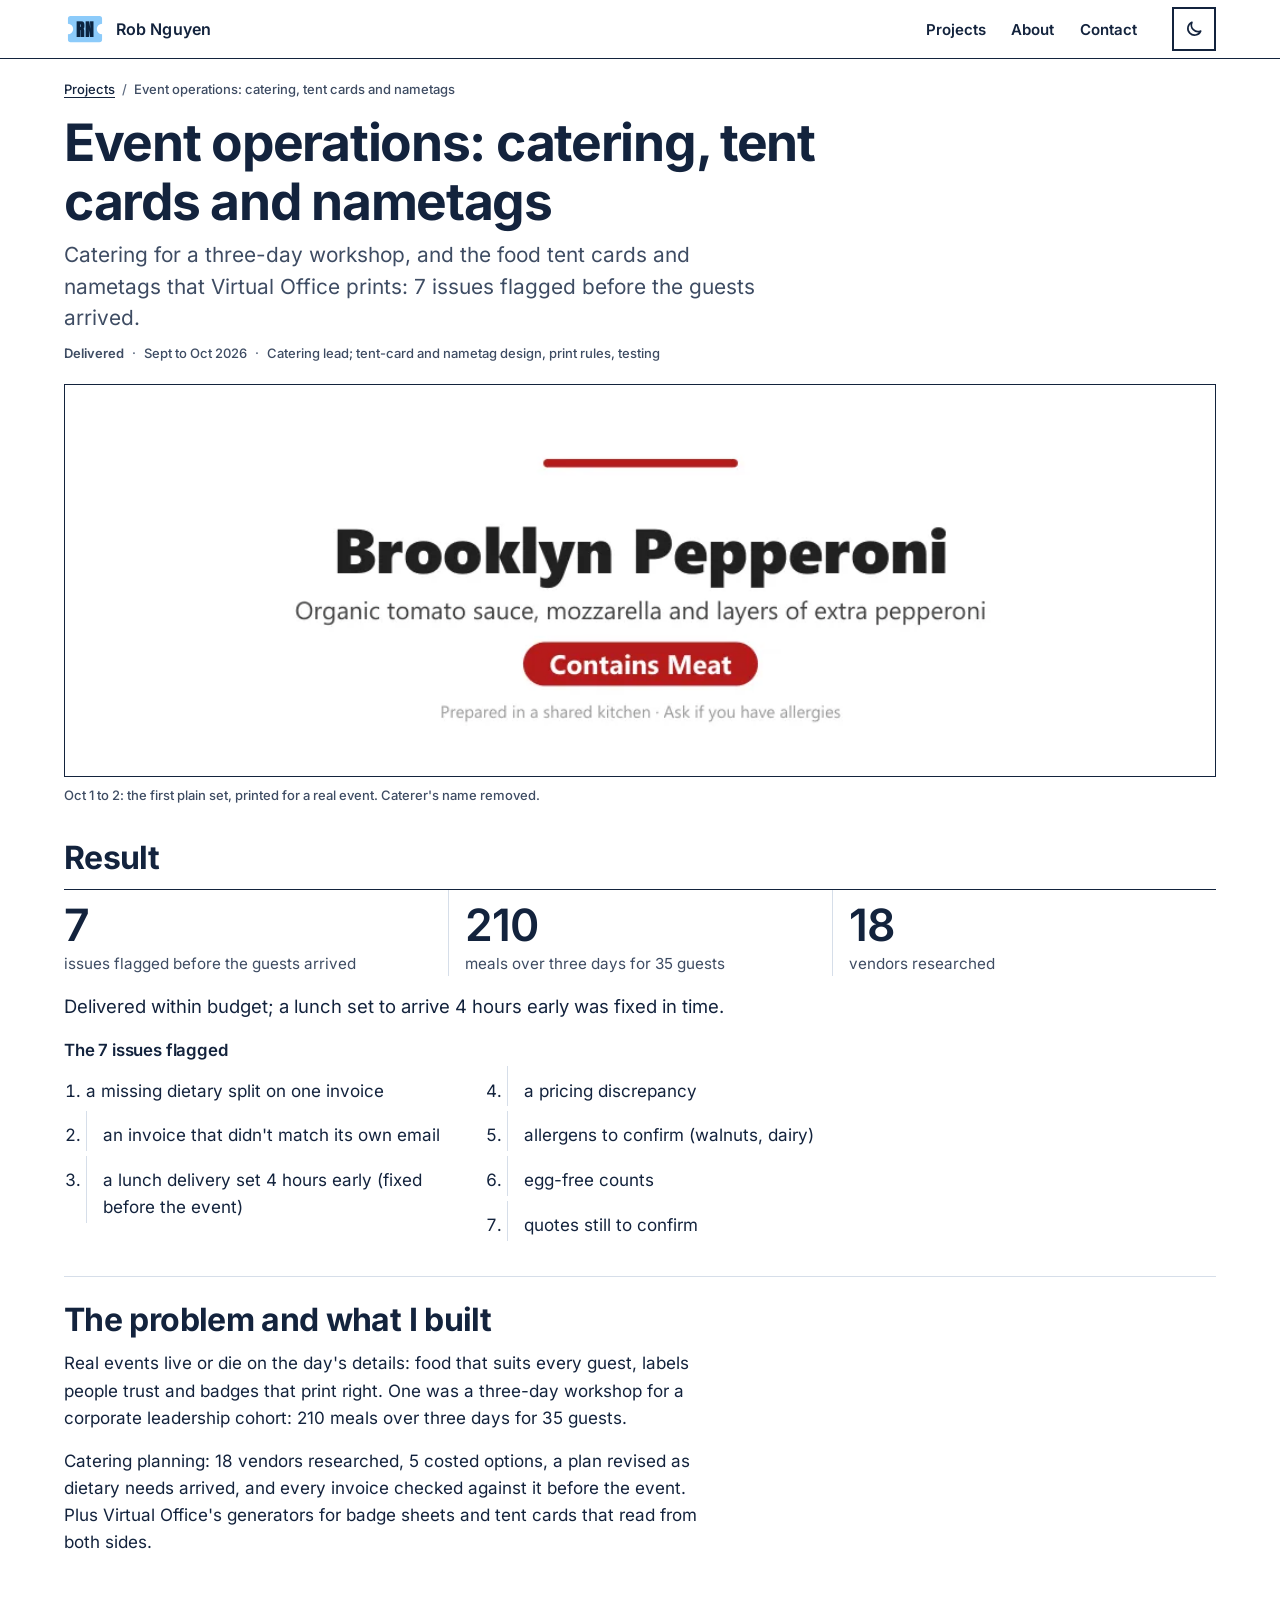
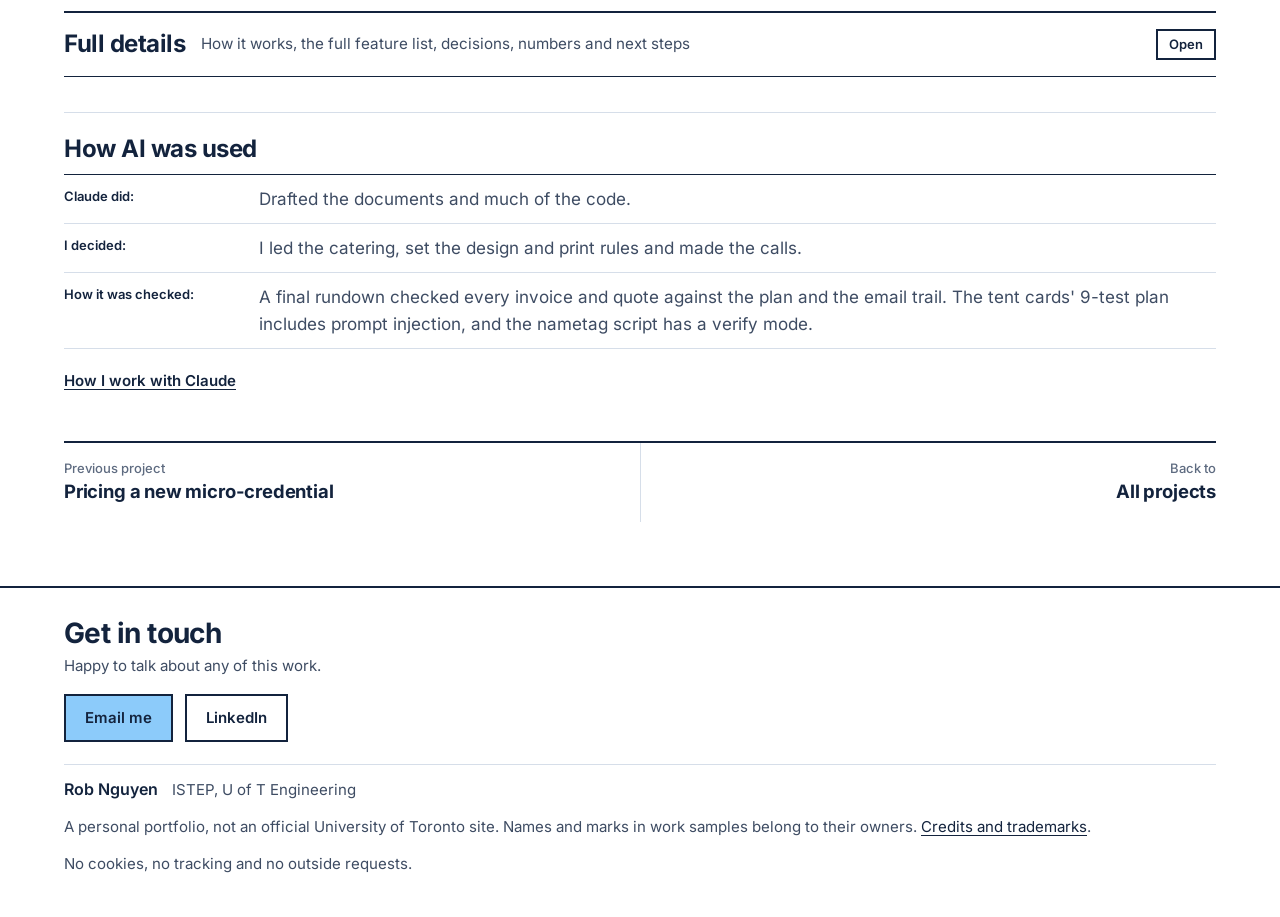
<file: projects/event-operations.html>
<!doctype html>
<html lang="en-CA">
<head>
<meta charset="utf-8">
<meta name="viewport" content="width=device-width, initial-scale=1">
<meta http-equiv="Content-Security-Policy" content="default-src 'none'; script-src 'self'; style-src 'self'; img-src 'self'; media-src 'self'; font-src 'self'; connect-src 'none'; frame-src 'none'; object-src 'none'; base-uri 'none'; form-action 'none'">
<meta name="referrer" content="no-referrer">
<title>Event operations: catering, tent cards and nametags | Rob Nguyen</title>
<meta name="description" content="Catering for a three-day workshop, and the food tent cards and nametags that Virtual Office prints: 7 issues flagged before the guests arrived.">
<meta property="og:type" content="website">
<meta property="og:title" content="Event operations: catering, tent cards and nametags | Rob Nguyen">
<meta property="og:description" content="Catering for a three-day workshop, and the food tent cards and nametags that Virtual Office prints: 7 issues flagged before the guests arrived.">
<meta property="og:image" content="https://robnguyen.ca/img/social-card.png">
<meta property="og:image:alt" content="The name Rob Nguyen and the line I turn repetitive office work into AI tools people trust, beside a screenshot of the design competition planner in Demo Hall, a fictional venue.">
<meta property="og:url" content="https://robnguyen.ca/projects/event-operations.html">
<link rel="canonical" href="https://robnguyen.ca/projects/event-operations.html">
<link rel="icon" href="../favicon.ico" sizes="any">
<link rel="icon" href="../img/favicon.png" type="image/png">
<link rel="apple-touch-icon" href="../img/apple-touch-icon.png">
<link rel="stylesheet" href="../css/fonts.css">
<link rel="stylesheet" href="../css/site.css">
<link rel="stylesheet" href="../css/show.css">
<link rel="stylesheet" href="../css/wide.css" media="(min-width: 900px)">
<link rel="stylesheet" href="../css/desk.css" media="(min-width: 1024px)">
<link rel="stylesheet" href="../css/narrow.css" media="(max-width: 760px)">
<link rel="stylesheet" href="../css/small.css" media="(max-width: 480px)">
<link rel="stylesheet" href="../css/dark.css" media="(prefers-color-scheme: dark)" id="theme-dark">
<link rel="stylesheet" href="../css/show-short.css" media="(max-width: 760px) and (max-height: 700px)">
<link rel="stylesheet" href="../css/show-tiny.css" media="(max-width: 359px) and (max-height: 600px)">
<link rel="stylesheet" href="../css/show-flat.css" media="(max-height: 500px)">
<link rel="stylesheet" href="../css/motion.css" media="(prefers-reduced-motion: reduce)">
<link rel="stylesheet" href="../css/forced.css" media="(forced-colors: active)">
<link rel="stylesheet" href="../css/print.css" media="print">
<link rel="stylesheet" href="../css/show-motion.css" media="(prefers-reduced-motion: no-preference)">
<link rel="stylesheet" href="../css/show-hover.css" media="(hover: hover) and (prefers-reduced-motion: no-preference)">
<link rel="stylesheet" href="../css/transitions.css" media="(prefers-reduced-motion: no-preference)">
<link rel="stylesheet" href="../css/show-vt.css" media="(prefers-reduced-motion: no-preference)">
<script src="../js/theme.js"></script>
<script src="../js/site.js" defer></script>
<script src="../js/show.js" defer></script>
</head>
<body class="show">
<a class="skip-link" href="#main">Skip to main content</a>
<header class="site-header show-header">
<div class="wrap">
<a class="brand" href="../index.html"><svg class="ticket" viewBox="0 0 32 32" aria-hidden="true" focusable="false"><path class="tix" d="M5 6 H27 a2 2 0 0 1 2 2 V12 a4 4 0 0 0 0 8 V24 a2 2 0 0 1 -2 2 H5 a2 2 0 0 1 -2 -2 V20 a4 4 0 0 0 0 -8 V8 a2 2 0 0 1 2 -2 Z"/><text class="tix-rn" x="16" y="22.4" text-anchor="middle">RN</text></svg><span>Rob Nguyen</span></a>
<button type="button" class="menu-toggle" aria-expanded="false" aria-controls="site-nav" hidden><span class="menu-icon" aria-hidden="true"></span>Menu</button>
<nav class="site-nav" id="site-nav" aria-label="Main"><ul><li><a href="../work.html">Projects</a></li><li><a href="../about.html">About</a></li><li><a href="#contact">Contact</a></li></ul></nav>
<button type="button" class="theme-toggle" aria-label="Switch colour mode" hidden><svg class="ico-moon" viewBox="0 0 24 24" width="20" height="20" aria-hidden="true" focusable="false"><path d="M20 14.5A8 8 0 0 1 9.5 4a8 8 0 1 0 10.5 10.5z"/></svg><svg class="ico-sun" viewBox="0 0 24 24" width="20" height="20" aria-hidden="true" focusable="false"><circle cx="12" cy="12" r="4"/><path d="M12 2v2M12 20v2M4.9 4.9l1.4 1.4M17.7 17.7l1.4 1.4M2 12h2M20 12h2M4.9 19.1l1.4-1.4M17.7 6.3l1.4-1.4"/></svg></button>
</div>
</header>
<main id="main" tabindex="-1">
<div class="wrap show-head"><nav class="crumbs" aria-label="Breadcrumb"><ol><li><a href="../work.html">Projects</a></li><li><span aria-current="page">Event operations: catering, tent cards and nametags</span></li></ol></nav><header class="show-title"><h1 class="display">Event operations: catering, tent cards and nametags</h1><p class="lede">Catering for a three-day workshop, and the food tent cards and nametags that Virtual Office prints: 7 issues flagged before the guests arrived.</p><p class="meta-line"><span class="status">Delivered</span> <span class="sep" aria-hidden="true">&middot;</span> Sept to Oct 2026 <span class="sep" aria-hidden="true">&middot;</span> Catering lead; tent-card and nametag design, print rules, testing</p></header></div><div class="show-hero-wrap"><figure class="show-hero vt-event-operations"><a href="../media/virtual-office/tent-cards/pages/1-plain-set-p1-w1600.webp" data-lightbox="hero" data-caption="Oct 1 to 2: the first plain set, printed for a real event. Caterer&#x27;s name removed." data-w="1224" data-h="1584"><picture><img src="../media/virtual-office/tent-cards/pages/1-plain-set-p1-hero1800-c8-26-92-48.webp" srcset="../media/virtual-office/tent-cards/pages/1-plain-set-p1-hero760-c8-26-92-48.webp 760w, ../media/virtual-office/tent-cards/pages/1-plain-set-p1-hero1800-c8-26-92-48.webp 1029w" sizes="100vw" alt="Oct 1 to 2: a plain tent card for Brooklyn Pepperoni with a red Contains Meat label, and Cheese with a green Vegetarian label." width="1029" height="349" decoding="async" fetchpriority="high"></picture></a><figcaption>Oct 1 to 2: the first plain set, printed for a real event. Caterer&#x27;s name removed.</figcaption></figure></div><div class="wrap"><section class="glance result-first" aria-labelledby="result-h"><h2 id="result-h">Result</h2><ul class="n-3"><li><strong class="display">7</strong><span>issues flagged before the guests arrived</span></li><li><strong class="display">210</strong><span>meals over three days for 35 guests</span></li><li><strong class="display">18</strong><span>vendors researched</span></li></ul><p class="result-outcome">Delivered within budget; a lunch set to arrive 4 hours early was fixed in time.</p><h3 id="issues-h">The 7 issues flagged</h3><ol class="issue-list"><li>a missing dietary split on one invoice</li><li>an invoice that didn&#x27;t match its own email</li><li>a lunch delivery set 4 hours early (fixed before the event)</li><li>a pricing discrepancy</li><li>allergens to confirm (walnuts, dairy)</li><li>egg-free counts</li><li>quotes still to confirm</li></ol></section><section class="beat solo" aria-labelledby="story-h"><div class="beat-text"><h2 id="story-h">The problem and what I built</h2><p>Real events live or die on the day&#x27;s details: food that suits every guest, labels people trust and badges that print right. One was a three-day workshop for a corporate leadership cohort: 210 meals over three days for 35 guests.</p><p>Catering planning: 18 vendors researched, 5 costed options, a plan revised as dietary needs arrived, and every invoice checked against it before the event. Plus Virtual Office&#x27;s generators for badge sheets and tent cards that read from both sides.</p></div></section><details class="production-notes" id="details"><summary><span class="display">Full details</span><span class="pn-hint">How it works, the full feature list, decisions, numbers and next steps</span></summary><div class="prose pn-body"><h3 id="tools">Tools</h3><ul><li>Excel workbook</li><li>Options deck</li><li>Catering plans and a QA rundown</li><li>Python generators</li><li>Headless Edge (HTML to PDF)</li><li>Word XML</li><li>PIL text measuring</li></ul><blockquote class="pull-quote"><p>On one caterer&#x27;s nutrition chart, &quot;V&quot; means energy, not vegetarian.</p><footer>A trap, noted in the tent-card skill.</footer></blockquote><div class="pn-media beat-diagram"><figure class="diagram" id="diagram-scene-catering-flow"><svg class="dg-wide" viewBox="0 0 1030 151" width="1030" height="151" aria-hidden="true" focusable="false"><defs><marker id="scene-catering-flow-w-head" viewBox="0 0 10 10" refX="9" refY="5" markerWidth="7" markerHeight="7" orient="auto-start-reverse"><path class="dg-head" d="M0,0 L10,5 L0,10 z"/></marker></defs><g class="dg-step"><rect class="dg-box" x="18" y="32" width="214" height="101"/><rect class="dg-num" x="28" y="20" width="24" height="24"/><text class="dg-num-t" x="40" y="37" text-anchor="middle">1</text><text class="dg-t" x="32" y="66">Research</text><text class="dg-n" x="32" y="91">18 vendors, including two</text><text class="dg-n" x="32" y="108">Indigenous-owned caterers</text></g><path class="dg-arrow" d="M236,82.5 L274,82.5" marker-end="url(#scene-catering-flow-w-head)"/><g class="dg-step"><rect class="dg-box" x="278" y="32" width="214" height="101"/><rect class="dg-num" x="288" y="20" width="24" height="24"/><text class="dg-num-t" x="300" y="37" text-anchor="middle">2</text><text class="dg-t" x="292" y="66">Costed plans</text><text class="dg-n" x="292" y="91">5 plans, all under budget;</text><text class="dg-n" x="292" y="108">a 12-slide options deck</text></g><path class="dg-arrow" d="M496,82.5 L534,82.5" marker-end="url(#scene-catering-flow-w-head)"/><g class="dg-step k-check"><rect class="dg-box" x="538" y="32" width="214" height="101"/><rect class="dg-num" x="548" y="20" width="24" height="24"/><text class="dg-num-t" x="560" y="37" text-anchor="middle">3</text><text class="dg-t" x="552" y="66">Plan, v1 to v8</text><text class="dg-n" x="552" y="91">Seven revisions the night</text><text class="dg-n" x="552" y="108">the dietary needs arrived</text></g><path class="dg-arrow" d="M756,82.5 L794,82.5" marker-end="url(#scene-catering-flow-w-head)"/><g class="dg-step k-out"><rect class="dg-box" x="798" y="32" width="214" height="101"/><rect class="dg-num" x="808" y="20" width="24" height="24"/><text class="dg-num-t" x="820" y="37" text-anchor="middle">4</text><text class="dg-t" x="812" y="66">Final rundown</text><text class="dg-n" x="812" y="91">Every invoice checked:</text><text class="dg-n" x="812" y="108">7 issues flagged</text></g></svg><svg class="dg-tall" viewBox="0 0 366 610" width="366" height="610" aria-hidden="true" focusable="false"><defs><marker id="scene-catering-flow-t-head" viewBox="0 0 10 10" refX="9" refY="5" markerWidth="7" markerHeight="7" orient="auto-start-reverse"><path class="dg-head" d="M0,0 L10,5 L0,10 z"/></marker></defs><g class="dg-step"><rect class="dg-box" x="18" y="32" width="330" height="110"/><rect class="dg-num" x="28" y="20" width="24" height="24"/><text class="dg-num-t" x="40" y="37" text-anchor="middle">1</text><text class="dg-t" x="32" y="69">Research</text><text class="dg-n" x="32" y="97">18 vendors, including two</text><text class="dg-n" x="32" y="117">Indigenous-owned caterers</text></g><path class="dg-arrow" d="M183.0,145 L183.0,166" marker-end="url(#scene-catering-flow-t-head)"/><g class="dg-step"><rect class="dg-box" x="18" y="182" width="330" height="110"/><rect class="dg-num" x="28" y="170" width="24" height="24"/><text class="dg-num-t" x="40" y="187" text-anchor="middle">2</text><text class="dg-t" x="32" y="219">Costed plans</text><text class="dg-n" x="32" y="247">5 plans, all under budget;</text><text class="dg-n" x="32" y="267">a 12-slide options deck</text></g><path class="dg-arrow" d="M183.0,295 L183.0,316" marker-end="url(#scene-catering-flow-t-head)"/><g class="dg-step k-check"><rect class="dg-box" x="18" y="332" width="330" height="110"/><rect class="dg-num" x="28" y="320" width="24" height="24"/><text class="dg-num-t" x="40" y="337" text-anchor="middle">3</text><text class="dg-t" x="32" y="369">Plan, v1 to v8</text><text class="dg-n" x="32" y="397">Seven revisions the night</text><text class="dg-n" x="32" y="417">the dietary needs arrived</text></g><path class="dg-arrow" d="M183.0,445 L183.0,466" marker-end="url(#scene-catering-flow-t-head)"/><g class="dg-step k-out"><rect class="dg-box" x="18" y="482" width="330" height="110"/><rect class="dg-num" x="28" y="470" width="24" height="24"/><text class="dg-num-t" x="40" y="487" text-anchor="middle">4</text><text class="dg-t" x="32" y="519">Final rundown</text><text class="dg-n" x="32" y="547">Every invoice checked:</text><text class="dg-n" x="32" y="567">7 issues flagged</text></g></svg><div class="sr-only"><p>Workshop catering: from research to rundown, step by step:</p><ol><li>Research: 18 vendors, including two Indigenous-owned caterers</li><li>Costed plans: 5 plans, all under budget; a 12-slide options deck</li><li>Plan, v1 to v8: Seven revisions the night the dietary needs arrived</li><li>Final rundown: Every invoice checked: 7 issues flagged</li></ol></div><figcaption>From vendor research to the invoice-by-invoice rundown: 18 vendors, 5 costed plans, 8 versions of the plan and 7 issues flagged before the guests arrived.</figcaption></figure></div><h3 id="problem">The problem</h3>
<p>Every ISTEP event needs food labels and nametags. Labels have to be accurate about what's in the food, and badges have to print exactly on the sheet. Both are skills inside <a href="../projects/virtual-office.html">Virtual Office</a>, used by Coco, the event-manager coworker.</p>
<p>A three-day workshop for a corporate leadership cohort: 35 guests, breakfast and lunch each day, so 210 meals, on a fixed all-inclusive budget. The dietary requirements arrived on Oct 23, four days before the event, and the room had tablet-arm chairs.</p>

<h3 id="built">What I built</h3>
<h4>Catering a three-day leadership workshop</h4>
<ol>
<li><strong>A meal-plan workbook (Sept 30):</strong> a budget summary comparing 5 plans, line items with sources, <strong>18 vendors researched</strong> (including two Indigenous-owned caterers), and next steps.</li>
<li><strong>An options deck (12 slides):</strong> five plans, all under budget, from a simple campus option to a premium one. It recommended the best-value plan, with the simplest option and a hybrid as alternatives.</li>
<li><strong>The catering plan, version 1 to version 8:</strong> seven revisions on Oct 23, the evening the dietary requirements arrived.
<ul>
<li>egg-free throughout, and a gluten-free guest</li>
<li>fixed a "Mexican twice on Day 1" repeat</li>
<li>a boxed-versus-buffet decision, with food-safety holding temperatures</li>
<li>nut and halal flags</li>
<li>separately packed vegan options for halal and vegetarian guests</li>
<li>dropped a dish that couldn't be made gluten-free</li>
<li>added coffee</li>
</ul>
</li>
<li><strong>A final rundown (Oct 26):</strong> it checked every invoice and quote against the plan and the email trail, and found <strong>7 action items</strong>:
<ul>
<li>a missing dietary split on one invoice</li>
<li>an invoice that didn't match its own email</li>
<li>a lunch delivery set 4 hours early (fixed before the event)</li>
<li>a pricing discrepancy</li>
<li>allergens to confirm (walnuts, dairy)</li>
<li>egg-free counts</li>
<li>quotes still to confirm</li>
</ul>
The rundown also gave a day-by-day delivery schedule and a budget reconciliation.</li>
</ol>
<h4>Food tent cards</h4>
<ul>
<li><strong>Oct 1 to 2:</strong> two plain sets, printed for real events.</li>
<li><strong>Oct 7, the first branded mock:</strong> rejected. The logo's built-in padding made it tiny, and the design wasn't distinctive.</li>
<li><strong>Oct 7, version 2 (approved):</strong> a menu-card layout with a coloured side strip; a 33 pt Cambria dish name with an italic description; a circular badge where the highest rule that applies wins (Vegan, Halal, Veg, Pork or Meat); a trimmed logo and a "Catered by" footer; and two cards per Letter page, with the top face printed upside down so the folded card reads from both sides of the table.</li>
</ul>
<h4>Nametags (6-up badge sheets)</h4>
<ul>
<li><strong>Geometry:</strong> 4 by 3 in badges, 6 per Letter sheet, 0.25 in from the left and 1 in from the top, with no gaps, matched to the label maker's published template.</li>
<li><strong>Two styles:</strong> the ISTEP default (a navy band and a teal rule, with the name stepping down from 28 pt to 22 pt to stay on one line), and a workshop style with a black-and-white campus photo under a white wash and names only.</li>
<li><strong>About 100 badges</strong> printed so far, for two real events.</li>
</ul>

<h3 id="how">How it works</h3>
<ul>
<li><strong>Tent cards:</strong> a Python generator, with every string escaped, renders to PDF through headless Edge. A 9-test plan includes prompt injection.</li>
<li><strong>Nametags:</strong> <code>build_nametags.py</code> (394 lines) writes Word XML directly, measures text with PIL so each name fits on one line, and has a <code>--verify</code> mode that checks the PDF's pages, size, text order and edge clearance.</li>
</ul>

<h3 id="decisions">Key decisions</h3>
<h4>Catering</h4>
<ul>
<li><strong>HST costed at the full 13%,</strong> while noting that the university's net cost is much lower. That left a hidden cushion.</li>
<li><strong>Boxed meals,</strong> to suit the room's tablet-arm chairs.</li>
<li><strong>Procurement rules followed:</strong> vendor cancellation terms, university billing and the campus food form.</li>
<li><strong>Sustainability:</strong> water in pitchers, compost, and leftovers to food-rescue charities.</li>
<li><strong>Dietary handling:</strong> individually named labels, and written nut and cross-contact confirmations.</li>
</ul>
<h4>Tent cards and nametags</h4>
<ul>
<li><strong>Dietary rules written into the skill.</strong> Vegan only with dairy-free cheese <em>and</em> a vegan sauce; halal only when the user confirms; never "gluten-free"; and type never below 28 pt.</li>
<li><strong>A trap, noted.</strong> On one caterer's nutrition chart, "V" means energy, not vegetarian.</li>
<li><strong>One person per badge,</strong> never repeated to fill a sheet.</li>
<li><strong>Found the real cause.</strong> Reported "gaps" on the badges were really the printer's "Fit to page" scaling plus the sheet's tear-away frame. The fix was full bleed (1/8 in past the edge) and print-at-100% instructions. Another lesson: Word shifts tables left by the first cell's padding.</li>
</ul>

<h3 id="results">Results and status</h3>
<ul>
<li>210 meals over three days for 35 guests, delivered within the budget.</li>
<li>The late-delivery fix landed before the event.</li>
<li>The work fed Virtual Office: a nametag style, a vendor added to the list, and the food tent cards.</li>
</ul>
<p>Tent cards have been in the plugin since v0.16.2 (Oct 7) and nametags since v0.16.5 (Oct 8). Both have been printed for real events.</p>

<h3 id="next">What I'd do next</h3>
<ul>
<li>Re-render the nametag samples with dummy names, so they can be shown here.</li>
<li>The catering work is finished. Its reusable pieces already live in <a href="../projects/virtual-office.html">Virtual Office</a> and in the tent cards and nametags on this page.</li>
</ul>
<p class="close-details"><a href="#details">Close details</a></p></div></details><aside class="ai-strip" aria-labelledby="ai-h"><h2 id="ai-h">How AI was used</h2><dl class="ai-lines"><div><dt>Claude did:</dt><dd>Drafted the documents and much of the code.</dd></div><div><dt>I decided:</dt><dd>I led the catering, set the design and print rules and made the calls.</dd></div><div><dt>How it was checked:</dt><dd>A final rundown checked every invoice and quote against the plan and the email trail. The tent cards&#x27; 9-test plan includes prompt injection, and the nametag script has a verify mode.</dd></div></dl><p class="ai-more"><a href="../about.html#how-i-work">How I work with Claude</a></p></aside><nav class="next-prev" aria-label="Previous and next project"><a href="micro-credential-pricing.html"><span>Previous project</span><strong>Pricing a new micro-credential</strong></a><a class="next" href="../work.html"><span>Back to</span><strong>All projects</strong></a></nav></div>
</main>
<footer class="site-footer stage-footer">
<div class="wrap">
<section class="footer-contact" id="contact" aria-labelledby="contact-h"><h2 id="contact-h">Get in touch</h2><p class="footer-contact-text">Happy to talk about any of this work.</p><ul class="hire-buttons"><li><a class="btn-stage" href="mailto:robert.ad.nguyen@gmail.com">Email me</a></li><li><a class="btn-line" href="https://www.linkedin.com/in/robert-ad-nguyen/" target="_blank" rel="noopener noreferrer">LinkedIn<span class="sr-only"> (opens in a new tab)</span></a></li></ul></section>
<p class="footer-sign"><span class="wordmark">Rob Nguyen</span> ISTEP, U of T Engineering</p>
<p>A personal portfolio, not an official University of Toronto site. Names and marks in work samples belong to their owners. <a href="../credits.html">Credits and trademarks</a>.</p>
<p>No cookies, no tracking and no outside requests.</p>
</div>
</footer>
</body>
</html>
</file>
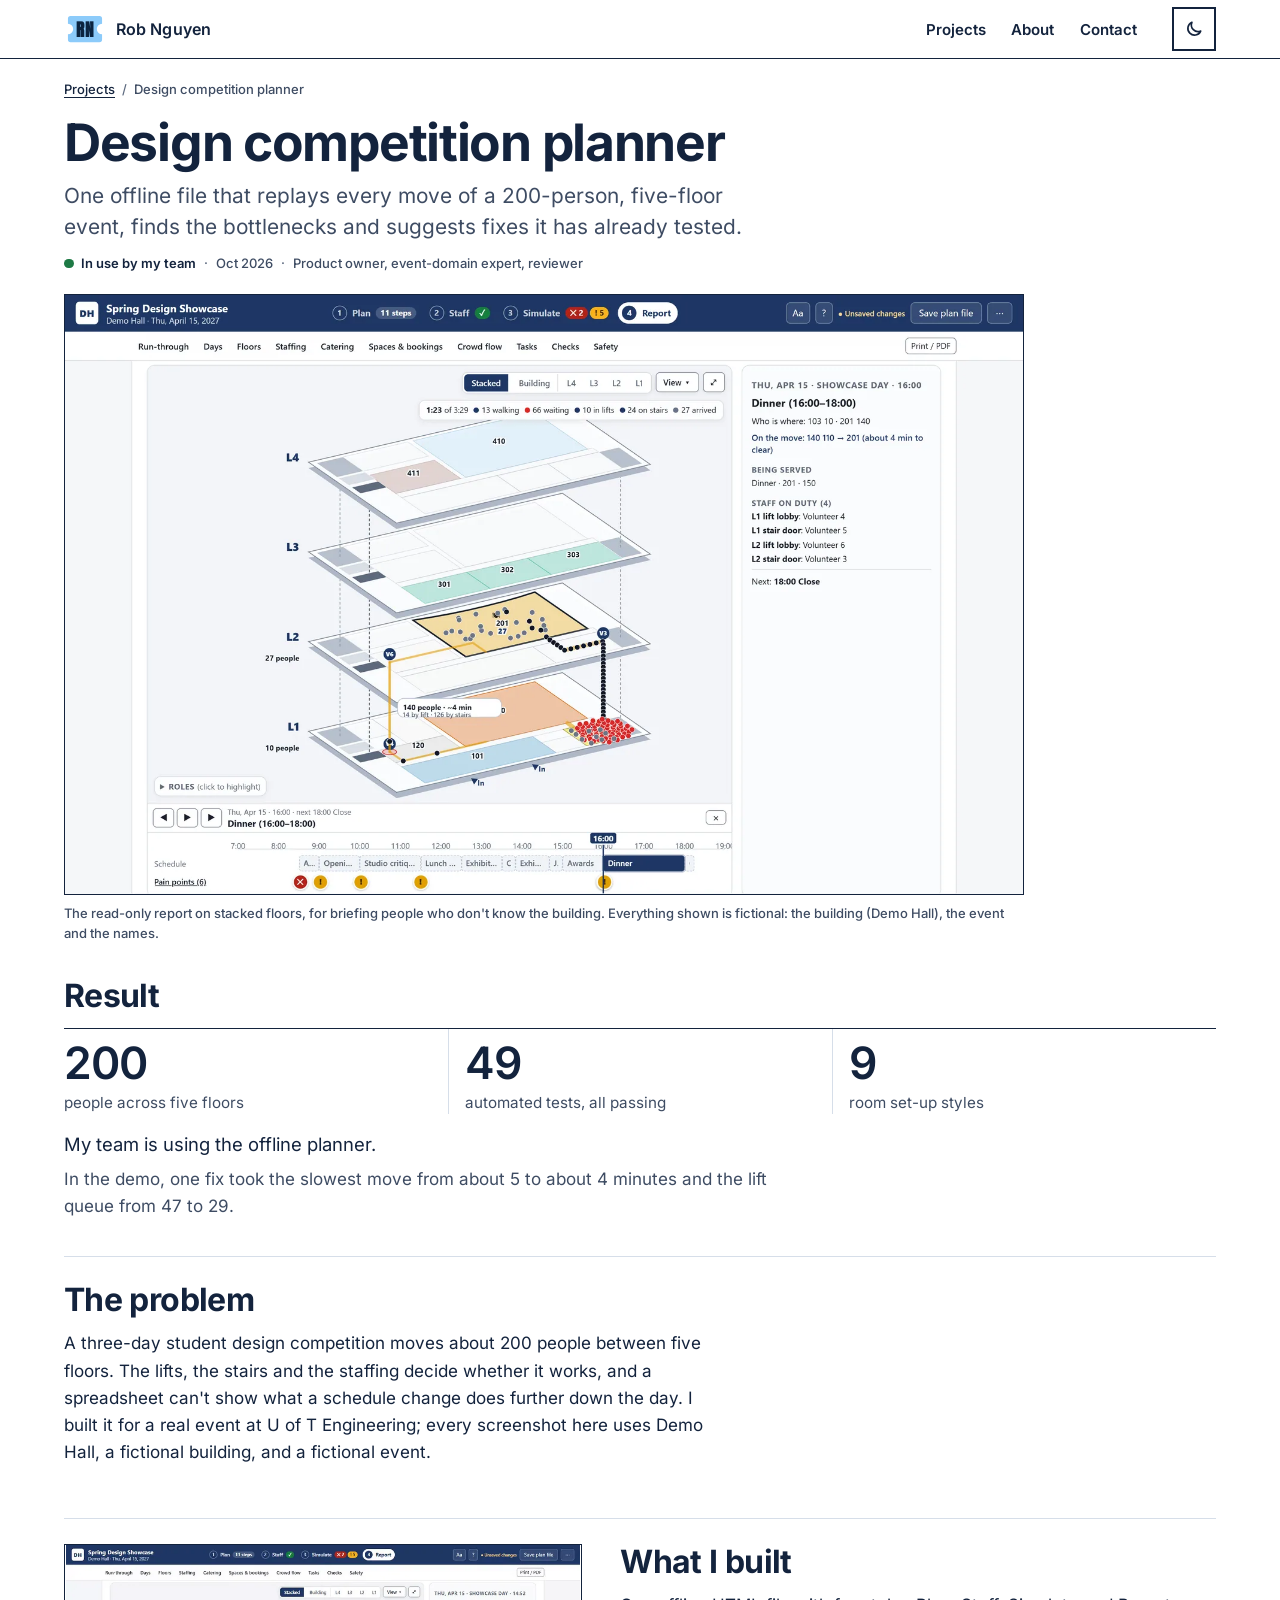
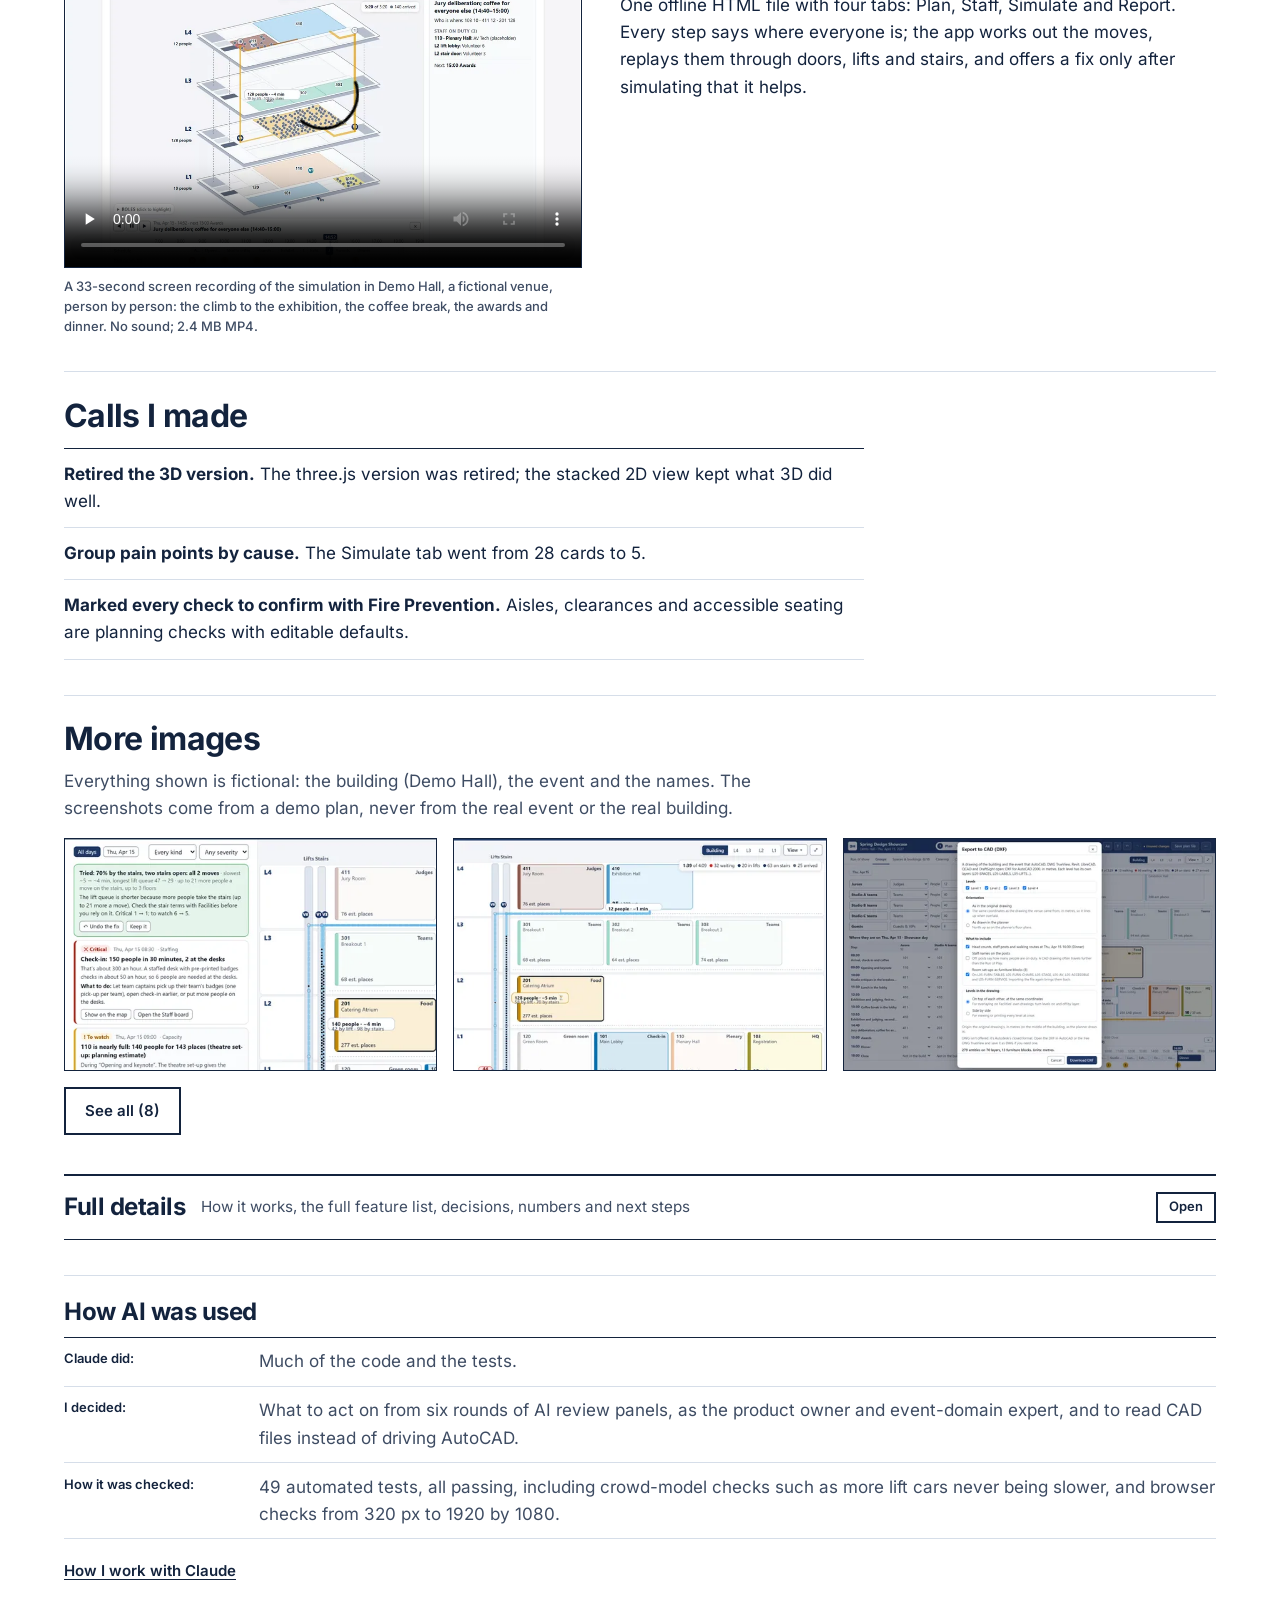
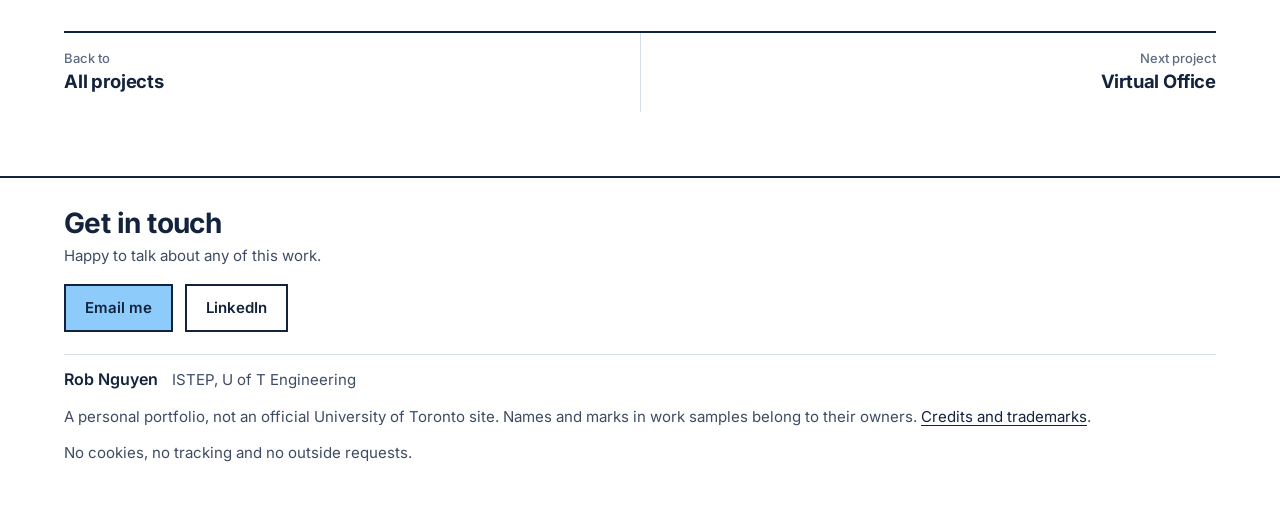
<file: projects/event-planner.html>
<!doctype html>
<html lang="en-CA">
<head>
<meta charset="utf-8">
<meta name="viewport" content="width=device-width, initial-scale=1">
<meta http-equiv="Content-Security-Policy" content="default-src 'none'; script-src 'self'; style-src 'self'; img-src 'self'; media-src 'self'; font-src 'self'; connect-src 'none'; frame-src 'none'; object-src 'none'; base-uri 'none'; form-action 'none'">
<meta name="referrer" content="no-referrer">
<title>Design competition planner | Rob Nguyen</title>
<meta name="description" content="One offline HTML file that plans a three-day, 200-person student design competition across five floors, replays every move and suggests tested fixes.">
<meta property="og:type" content="website">
<meta property="og:title" content="Design competition planner | Rob Nguyen">
<meta property="og:description" content="One offline HTML file that plans a three-day, 200-person student design competition across five floors, replays every move and suggests tested fixes.">
<meta property="og:image" content="https://robnguyen.ca/img/social-card.png">
<meta property="og:image:alt" content="The name Rob Nguyen and the line I turn repetitive office work into AI tools people trust, beside a screenshot of the design competition planner in Demo Hall, a fictional venue.">
<meta property="og:url" content="https://robnguyen.ca/projects/event-planner.html">
<link rel="canonical" href="https://robnguyen.ca/projects/event-planner.html">
<link rel="icon" href="../favicon.ico" sizes="any">
<link rel="icon" href="../img/favicon.png" type="image/png">
<link rel="apple-touch-icon" href="../img/apple-touch-icon.png">
<link rel="stylesheet" href="../css/fonts.css">
<link rel="stylesheet" href="../css/site.css">
<link rel="stylesheet" href="../css/show.css">
<link rel="stylesheet" href="../css/wide.css" media="(min-width: 900px)">
<link rel="stylesheet" href="../css/desk.css" media="(min-width: 1024px)">
<link rel="stylesheet" href="../css/narrow.css" media="(max-width: 760px)">
<link rel="stylesheet" href="../css/small.css" media="(max-width: 480px)">
<link rel="stylesheet" href="../css/dark.css" media="(prefers-color-scheme: dark)" id="theme-dark">
<link rel="stylesheet" href="../css/show-short.css" media="(max-width: 760px) and (max-height: 700px)">
<link rel="stylesheet" href="../css/show-tiny.css" media="(max-width: 359px) and (max-height: 600px)">
<link rel="stylesheet" href="../css/show-flat.css" media="(max-height: 500px)">
<link rel="stylesheet" href="../css/motion.css" media="(prefers-reduced-motion: reduce)">
<link rel="stylesheet" href="../css/forced.css" media="(forced-colors: active)">
<link rel="stylesheet" href="../css/print.css" media="print">
<link rel="stylesheet" href="../css/show-motion.css" media="(prefers-reduced-motion: no-preference)">
<link rel="stylesheet" href="../css/show-hover.css" media="(hover: hover) and (prefers-reduced-motion: no-preference)">
<link rel="stylesheet" href="../css/transitions.css" media="(prefers-reduced-motion: no-preference)">
<link rel="stylesheet" href="../css/show-vt.css" media="(prefers-reduced-motion: no-preference)">
<script src="../js/theme.js"></script>
<script src="../js/site.js" defer></script>
<script src="../js/show.js" defer></script>
</head>
<body class="show">
<a class="skip-link" href="#main">Skip to main content</a>
<header class="site-header show-header">
<div class="wrap">
<a class="brand" href="../index.html"><svg class="ticket" viewBox="0 0 32 32" aria-hidden="true" focusable="false"><path class="tix" d="M5 6 H27 a2 2 0 0 1 2 2 V12 a4 4 0 0 0 0 8 V24 a2 2 0 0 1 -2 2 H5 a2 2 0 0 1 -2 -2 V20 a4 4 0 0 0 0 -8 V8 a2 2 0 0 1 2 -2 Z"/><text class="tix-rn" x="16" y="22.4" text-anchor="middle">RN</text></svg><span>Rob Nguyen</span></a>
<button type="button" class="menu-toggle" aria-expanded="false" aria-controls="site-nav" hidden><span class="menu-icon" aria-hidden="true"></span>Menu</button>
<nav class="site-nav" id="site-nav" aria-label="Main"><ul><li><a href="../work.html">Projects</a></li><li><a href="../about.html">About</a></li><li><a href="#contact">Contact</a></li></ul></nav>
<button type="button" class="theme-toggle" aria-label="Switch colour mode" hidden><svg class="ico-moon" viewBox="0 0 24 24" width="20" height="20" aria-hidden="true" focusable="false"><path d="M20 14.5A8 8 0 0 1 9.5 4a8 8 0 1 0 10.5 10.5z"/></svg><svg class="ico-sun" viewBox="0 0 24 24" width="20" height="20" aria-hidden="true" focusable="false"><circle cx="12" cy="12" r="4"/><path d="M12 2v2M12 20v2M4.9 4.9l1.4 1.4M17.7 17.7l1.4 1.4M2 12h2M20 12h2M4.9 19.1l1.4-1.4M17.7 6.3l1.4-1.4"/></svg></button>
</div>
</header>
<main id="main" tabindex="-1">
<div class="wrap show-head"><nav class="crumbs" aria-label="Breadcrumb"><ol><li><a href="../work.html">Projects</a></li><li><span aria-current="page">Design competition planner</span></li></ol></nav><header class="show-title"><h1 class="display">Design competition planner</h1><p class="lede">One offline file that replays every move of a 200-person, five-floor event, finds the bottlenecks and suggests fixes it has already tested.</p><p class="meta-line"><span class="status status-in-use"><span class="status-dot" aria-hidden="true"></span>In use by my team</span> <span class="sep" aria-hidden="true">&middot;</span> Oct 2026 <span class="sep" aria-hidden="true">&middot;</span> Product owner, event-domain expert, reviewer</p></header></div><div class="show-hero-wrap"><figure class="show-hero framed vt-event-planner"><a href="../media/event-planner/demo/04-report-stacked-w1600.webp" data-lightbox="hero" data-caption="The read-only report on stacked floors, for briefing people who don&#x27;t know the building. Everything shown is fictional: the building (Demo Hall), the event and the names." data-w="1600" data-h="1000"><img src="../media/event-planner/demo/04-report-stacked-w1600.webp" srcset="../media/event-planner/demo/04-report-stacked-w760.webp 760w, ../media/event-planner/demo/04-report-stacked-w1600.webp 1600w" sizes="(max-width: 960px) 100vw, 960px" alt="The read-only Report on the stacked floors of Demo Hall, a fictional four-level venue: rooms on each floor, people as dots, a lift queue in red on level 1, and a side panel listing who is where and the staff on duty at 16:00." width="1600" height="1000" decoding="async" fetchpriority="high"></a><figcaption>The read-only report on stacked floors, for briefing people who don&#x27;t know the building. Everything shown is fictional: the building (Demo Hall), the event and the names.</figcaption></figure></div><div class="wrap"><section class="glance result-first" aria-labelledby="result-h"><h2 id="result-h">Result</h2><ul class="n-3"><li><strong class="display">200</strong><span>people across five floors</span></li><li><strong class="display">49</strong><span>automated tests, all passing</span></li><li><strong class="display">9</strong><span>room set-up styles</span></li></ul><p class="result-outcome">My team is using the offline planner.</p><p class="result-demo">In the demo, one fix took the slowest move from about 5 to about 4 minutes and the lift queue from 47 to 29.</p></section><section class="beat solo" aria-labelledby="problem-h"><div class="beat-text"><h2 id="problem-h">The problem</h2><p>A three-day student design competition moves about 200 people between five floors. The lifts, the stairs and the staffing decide whether it works, and a spreadsheet can&#x27;t show what a schedule change does further down the day. I built it for a real event at U of T Engineering; every screenshot here uses Demo Hall, a fictional building, and a fictional event.</p></div></section><section class="beat flip" aria-labelledby="built-h"><div class="beat-text"><h2 id="built-h">What I built</h2><p>One offline HTML file with four tabs: Plan, Staff, Simulate and Report. Every step says where everyone is; the app works out the moves, replays them through doors, lifts and stairs, and offers a fix only after simulating that it helps.</p></div><figure class="beat-media beat-video"><video controls preload="none" playsinline poster="../media/event-planner/demo/simulation-frame-20s-poster960.webp" width="1440" height="900" aria-describedby="vid-cap"><source src="../assets/event-planner/demo/simulation.mp4" type="video/mp4"><p>This browser can't play the video. <a href="../assets/event-planner/demo/simulation.mp4">Download the MP4</a> (2.4 MB).</p></video><figcaption id="vid-cap">A 33-second screen recording of the simulation in Demo Hall, a fictional venue, person by person: the climb to the exhibition, the coffee break, the awards and dinner. No sound; 2.4 MB MP4.</figcaption></figure></section><section class="calls" aria-labelledby="calls-h"><h2 id="calls-h">Calls I made</h2><ul class="calls-list"><li><strong>Retired the 3D version.</strong> The three.js version was retired; the stacked 2D view kept what 3D did well.</li><li><strong>Group pain points by cause.</strong> The Simulate tab went from 28 cards to 5.</li><li><strong>Marked every check to confirm with Fire Prevention.</strong> Aisles, clearances and accessible seating are planning checks with editable defaults.</li></ul></section><section class="more-images" aria-labelledby="more-h"><h2 id="more-h">More images</h2><p>Everything shown is fictional: the building (Demo Hall), the event and the names. The screenshots come from a demo plan, never from the real event or the real building.</p>
<ul class="thumbs"><li><a class="shot" href="../media/event-planner/demo/05-pain-point-fix-result-w1600.webp" data-lightbox="more" data-caption="A grouped pain point after its one-click fix: 70% by the stairs, two stairs open. The slowest move drops from about 5 to about 4 minutes, and the lift queue from 47 to 29." data-w="1600" data-h="1000"><img src="../media/event-planner/demo/05-pain-point-fix-result-thumb520-c0-6-58-64.webp" alt="The Simulate tab after a one-click fix. A green card reads: Tried: 70% by the stairs, two stairs open, with the slowest move down from about 5 to about 4 minutes and the longest lift queue from 47 to 29. Critical and to-watch cards follow, beside the building in section." width="520" height="325" loading="lazy" decoding="async"></a></li><li><a class="shot" href="../media/event-planner/demo/03-section-mid-move-queues-w1600.webp" data-lightbox="more" data-caption="The building in section mid-move, with 140 people heading up to the exhibition and the lift queue building in red." data-w="1600" data-h="1000"><img src="../media/event-planner/demo/03-section-mid-move-queues-thumb520-c31-5-100-74.webp" alt="The Simulate tab with the building in section: four floors of rooms, a lift and stair column with a dotted line of people climbing, and a queue at the lift on the ground floor shown in red." width="520" height="325" loading="lazy" decoding="async"></a></li><li><a class="shot" href="../media/event-planner/demo/07-cad-export-dialog-w1600.webp" data-lightbox="more" data-caption="Exporting to CAD in metres and true orientation, one set of layers per floor, with the event and furniture at the chosen moment." data-w="1600" data-h="1000"><img src="../media/event-planner/demo/07-cad-export-dialog-thumb520-c0-0-100-100.webp" alt="The Export to CAD (DXF) dialog: levels 1 to 4 ticked, orientation options, what to include (head counts, staff posts and walking routes at 16:00, and room set-ups as furniture blocks), and levels stacked at the same coordinates." width="520" height="325" loading="lazy" decoding="async"></a></li><li hidden><a href="../media/event-planner/demo/08-dxf-round-trip-w1600.webp" data-lightbox="more" data-caption="The exported DXF imported again: spaces, lifts, stairs, doors and theatre seating come back exactly where they were." data-w="1600" data-h="1000" data-alt="The exported DXF imported again: the layer table lists accessible seating, AV, doors, furniture, lifts and labels by level, and the level 1 preview shows the rooms with the theatre seating back in place."></a></li><li hidden><a href="../media/event-planner/demo/10-setup-print-diagram-w1600.webp" data-lightbox="more" data-caption="A printable set-up diagram with a scale bar, north arrow, legend and counts of tables, chairs, linens and AV." data-w="1600" data-h="2071" data-alt="A printable set-up diagram for a fictional catering atrium: 18 round tables, a stage, buffet lines and accessible seating, with a north arrow, a 5 m scale bar, a legend and a table of counts for tables, chairs, linens and AV."></a></li><li hidden><a href="../media/event-planner/demo/11-setup-dxf-round-trip-w1600.webp" data-lightbox="more" data-caption="The dinner layout after a round trip through CAD, every table and chair back in place." data-w="1600" data-h="1000" data-alt="The dinner layout after a round trip through CAD: the level 2 preview shows the round tables and chairs in the atrium, back in place."></a></li><li hidden><a href="../media/event-planner/demo/02-imported-floor-plan-w1600.webp" data-lightbox="more" data-caption="The imported second floor at dinner: the CAD linework under the plan, the banquet layout and guests at their tables." data-w="1600" data-h="1000" data-alt="Level 2 of Demo Hall at dinner: the CAD linework under the plan, round banquet tables in the atrium with guests seated, and a dashed walking route from the lifts."></a></li><li hidden><a href="../media/event-planner/demo/06-groups-grid-w1600.webp" data-lightbox="more" data-caption="Jurors, studio teams and guests keep their identity from step to step." data-w="1600" data-h="1000" data-alt="The Groups grid: jurors, three studio team groups and guests, with a table of which room each group is in at every step of the showcase day, beside the building in section."></a></li></ul><p class="see-all-row"><a class="btn-line see-all" href="../media/event-planner/demo/08-dxf-round-trip-w1600.webp" data-lightbox-open="more" data-start="3">See all (8)</a></p></section><details class="production-notes" id="details"><summary><span class="display">Full details</span><span class="pn-hint">How it works, the full feature list, decisions, numbers and next steps</span></summary><div class="prose pn-body"><h3 id="tools">Tools</h3><ul><li>Vanilla JavaScript ES modules (16, no framework)</li><li>SVG</li><li>localStorage and IndexedDB</li><li>claude.ai artifact storage</li><li>Python build and test tools</li><li>OpenStreetMap</li><li>PyMuPDF (to read floor-plan PDFs)</li><li>three.js in the first version</li></ul><section class="cad-band" aria-labelledby="cad-h"><h3 id="cad-h">CAD import and export</h3><ul class="cad-points"><li><span class="mono cad-k">In</span><p>A facilities team&#x27;s DXF files, one per floor or one per building. A layer-mapping dialog turns them into a working floor plan.</p></li><li><span class="mono cad-k">Set-ups</span><p>Nine room set-up styles, laid out to fit each room, with planning checks and keyboard editing.</p></li><li><span class="mono cad-k">Out</span><p>DXF in metres (AutoCAD 2000 format), with layers per floor and furniture as CAD blocks. A round trip comes back within 1 cm.</p></li></ul><div class="cad-shots"><figure class="cad-shot"><a href="../media/event-planner/demo/01-cad-import-layer-mapping-cropped-w1600.webp" data-lightbox="scenes" data-caption="Mapping a building&#x27;s CAD layers (rooms, labels, doors, lifts and stairs), with a live preview of each floor." data-w="1600" data-h="1012"><img src="../media/event-planner/demo/01-cad-import-layer-mapping-cropped-scene900.webp" srcset="../media/event-planner/demo/01-cad-import-layer-mapping-cropped-scene520.webp 520w, ../media/event-planner/demo/01-cad-import-layer-mapping-cropped-scene900.webp 900w" sizes="(max-width: 760px) 100vw, 560px" alt="The New venue from a CAD drawing dialog. A table maps each DXF layer (labels, room outlines, doors, lifts, stairs, walls) to a use, beside a live preview of level 1 of Demo Hall with its rooms, two stairs and two lifts." width="900" height="569" loading="lazy" decoding="async"></a><figcaption>Mapping a building&#x27;s CAD layers (rooms, labels, doors, lifts and stairs), with a live preview of each floor.</figcaption></figure><figure class="cad-shot"><a href="../media/event-planner/demo/09-setup-editor-checks-w1600.webp" data-lightbox="scenes" data-caption="The room set-up editor: banquet rounds, a stage, AV, registration and buffet lines, with the planning checks beside them." data-w="1600" data-h="1000"><img src="../media/event-planner/demo/09-setup-editor-checks-scene900-c5-1-94-81.webp" srcset="../media/event-planner/demo/09-setup-editor-checks-scene520-c5-1-94-81.webp 520w, ../media/event-planner/demo/09-setup-editor-checks-scene900-c5-1-94-81.webp 900w" sizes="(max-width: 760px) 100vw, 560px" alt="The room set-up editor for a fictional catering atrium: banquet rounds, a stage, AV, registration and buffet tables on the plan, beside a column of passed planning checks such as 143 places for 140 people." width="900" height="509" loading="lazy" decoding="async"></a><figcaption>The room set-up editor: banquet rounds, a stage, AV, registration and buffet lines, with the planning checks beside them.</figcaption></figure></div><p class="cad-note">Everything shown is fictional: the building (Demo Hall), the event and the names.</p></section><blockquote class="pull-quote"><p>It looked impressive but answered the planner&#x27;s questions slowly.</p><footer>Why I retired the 3D version.</footer></blockquote><div class="pn-media typo-panel"><span class="display">200</span><span>people</span><span class="display">5</span><span>floors</span><span class="display">3</span><span>days</span></div><h3 id="event">The event</h3>
<p>The event is a student design competition. The draft plan covers three days (a launch day, a build day and a pitch day) for about 200 people:</p>
<ul>
<li>about 165 students in about 36 teams</li>
<li>12 judges in 4 panels</li>
<li>guests, organizers and volunteers</li>
</ul>
<p>The pitch day runs 4 panels of 9 teams in 13-minute slots, then finalists and awards, across five floors of one campus building.</p>

<h3 id="problem">The problem</h3>
<p>A multi-floor event lives or dies on the lifts, the stairs and the staffing. Moving 200 people from the auditorium up to the catering space is the bottleneck. A spreadsheet can't show that, or what a schedule change does further down the day.</p>

<h3 id="built">What I built: Plan, Staff, Simulate, Report</h3>
<figure class="diagram" id="diagram-planner-flow"><svg class="dg-wide" viewBox="0 0 1030 151" width="1030" height="151" aria-hidden="true" focusable="false"><defs><marker id="planner-flow-w-head" viewBox="0 0 10 10" refX="9" refY="5" markerWidth="7" markerHeight="7" orient="auto-start-reverse"><path class="dg-head" d="M0,0 L10,5 L0,10 z"/></marker></defs><g class="dg-step"><rect class="dg-box" x="18" y="32" width="214" height="101"/><rect class="dg-num" x="28" y="20" width="24" height="24"/><text class="dg-num-t" x="40" y="37" text-anchor="middle">1</text><text class="dg-t" x="32" y="66">Plan</text><text class="dg-n" x="32" y="91">Steps say where everyone</text><text class="dg-n" x="32" y="108">is; the app works out moves</text></g><path class="dg-arrow" d="M236,82.5 L274,82.5" marker-end="url(#planner-flow-w-head)"/><g class="dg-step"><rect class="dg-box" x="278" y="32" width="214" height="101"/><rect class="dg-num" x="288" y="20" width="24" height="24"/><text class="dg-num-t" x="300" y="37" text-anchor="middle">2</text><text class="dg-t" x="292" y="66">Staff</text><text class="dg-n" x="292" y="91">Posts generated from routes;</text><text class="dg-n" x="292" y="108">shifts and break checks</text></g><path class="dg-arrow" d="M496,82.5 L534,82.5" marker-end="url(#planner-flow-w-head)"/><g class="dg-step k-check"><rect class="dg-box" x="538" y="32" width="214" height="101"/><rect class="dg-num" x="548" y="20" width="24" height="24"/><text class="dg-num-t" x="560" y="37" text-anchor="middle">3</text><text class="dg-t" x="552" y="66">Simulate</text><text class="dg-n" x="552" y="91">Lifts, stairs and doors;</text><text class="dg-n" x="552" y="108">fixes tested before offered</text></g><path class="dg-arrow" d="M756,82.5 L794,82.5" marker-end="url(#planner-flow-w-head)"/><g class="dg-step k-out"><rect class="dg-box" x="798" y="32" width="214" height="101"/><rect class="dg-num" x="808" y="20" width="24" height="24"/><text class="dg-num-t" x="820" y="37" text-anchor="middle">4</text><text class="dg-t" x="812" y="66">Report</text><text class="dg-n" x="812" y="91">Stacked view, projector</text><text class="dg-n" x="812" y="108">mode, exports</text></g></svg><svg class="dg-tall" viewBox="0 0 366 610" width="366" height="610" aria-hidden="true" focusable="false"><defs><marker id="planner-flow-t-head" viewBox="0 0 10 10" refX="9" refY="5" markerWidth="7" markerHeight="7" orient="auto-start-reverse"><path class="dg-head" d="M0,0 L10,5 L0,10 z"/></marker></defs><g class="dg-step"><rect class="dg-box" x="18" y="32" width="330" height="110"/><rect class="dg-num" x="28" y="20" width="24" height="24"/><text class="dg-num-t" x="40" y="37" text-anchor="middle">1</text><text class="dg-t" x="32" y="69">Plan</text><text class="dg-n" x="32" y="97">Steps say where everyone</text><text class="dg-n" x="32" y="117">is; the app works out moves</text></g><path class="dg-arrow" d="M183.0,145 L183.0,166" marker-end="url(#planner-flow-t-head)"/><g class="dg-step"><rect class="dg-box" x="18" y="182" width="330" height="110"/><rect class="dg-num" x="28" y="170" width="24" height="24"/><text class="dg-num-t" x="40" y="187" text-anchor="middle">2</text><text class="dg-t" x="32" y="219">Staff</text><text class="dg-n" x="32" y="247">Posts generated from routes;</text><text class="dg-n" x="32" y="267">shifts and break checks</text></g><path class="dg-arrow" d="M183.0,295 L183.0,316" marker-end="url(#planner-flow-t-head)"/><g class="dg-step k-check"><rect class="dg-box" x="18" y="332" width="330" height="110"/><rect class="dg-num" x="28" y="320" width="24" height="24"/><text class="dg-num-t" x="40" y="337" text-anchor="middle">3</text><text class="dg-t" x="32" y="369">Simulate</text><text class="dg-n" x="32" y="397">Lifts, stairs and doors;</text><text class="dg-n" x="32" y="417">fixes tested before offered</text></g><path class="dg-arrow" d="M183.0,445 L183.0,466" marker-end="url(#planner-flow-t-head)"/><g class="dg-step k-out"><rect class="dg-box" x="18" y="482" width="330" height="110"/><rect class="dg-num" x="28" y="470" width="24" height="24"/><text class="dg-num-t" x="40" y="487" text-anchor="middle">4</text><text class="dg-t" x="32" y="519">Report</text><text class="dg-n" x="32" y="547">Stacked view, projector</text><text class="dg-n" x="32" y="567">mode, exports</text></g></svg><div class="sr-only"><p>Design competition planner workflow, step by step:</p><ol><li>Plan: Steps say where everyone is; the app works out moves</li><li>Staff: Posts generated from routes; shifts and break checks</li><li>Simulate: Lifts, stairs and doors; fixes tested before offered</li><li>Report: Stacked view, projector mode, exports</li></ol></div><figcaption>The planner&#x27;s four tabs: plan the day, staff it, simulate it, then report on it.</figcaption></figure>
<h4>Plan</h4>
<ul>
<li>The run of show is a list of steps, each saying "where is everyone". The app works out the moves from the step before.</li>
<li>Adding a step asks whether to fit it in, push the rest of the day back, or keep the overlap.</li>
<li>Crew-only steps (load-in, AV check, teardown), and a per-step owner, call time, cues, AV and Plan B.</li>
<li>Groups (judges, each panel's teams, guests) keep their identity from step to step.</li>
<li>Spaces and bookings with status and CSV export; catering with the 2-hour food-safety rule; and a checklist filtered by the event's features.</li>
<li>Floor plans can be traced from an uploaded PDF.</li>
</ul>
<h4>Staff</h4>
<ul>
<li>Lift, stair and door posts are generated from the routes.</li>
<li>Shifts are filled in blocks of up to 3 hours.</li>
<li>Checks catch double bookings and anyone working more than 5 hours without a break (Ontario's Employment Standards Act).</li>
</ul>
<h4>Simulate</h4>
<ul>
<li>Play the whole event or one day.</li>
<li>Every assumption is editable: lift cars and size, wait times, stair use, walking speed, and "what if a lift is out of service?".</li>
<li>Pain points are grouped by cause, for example "9 moves between two floors are slow, held up by the lift queue".</li>
<li><strong>One-click fixes are simulated first and offered only if they help:</strong> send 70% by the stairs, open a second stair, run two waves 3 minutes apart, lengthen a step, staff a post, or raise a catering order. Each reports its effect (for example "Critical 1 to 0"), and Undo restores the plan exactly.</li>
</ul>
<h4>Report and day-of tools</h4>
<ul>
<li>A read-only overview with a live run-through, a "Stacked" exploded axonometric view of the floors, a projector mode and print to PDF.</li>
<li>"Running late +5, +10, +15 or +30" shifts steps, meals, shifts and the cue times inside their text, then lists who to tell and drafts the message. There's also a change log, and a drift check before export.</li>
<li>Exports built in the browser with no libraries: a 13-sheet day-of schedule workbook (one sheet per day, cues, pitch slots, contingencies, staff schedule, signage), a planning workbook with live formulas, a one-page manager summary and per-volunteer sheets.</li>
<li><strong>Shared mode (Oct 27):</strong> published as a claude.ai artifact, the same file becomes a shared plan. It autosaves and syncs about every 15 seconds, waits while someone is typing, merges simultaneous edits three ways and reads every save back to catch races. Opened from disk, it still works offline.</li>
</ul>

<h3 id="cad">CAD import and export</h3>
<p>The planner now works from a building's own CAD drawings. It takes the DXF files a facilities team already keeps, one per floor or one for the whole building, and a layer-mapping dialog turns room outlines, labels, doors, lifts and stairs into a working floor plan. It reads the drawing's units, previews every floor live and lines drawings up with two points. Any building can become the venue, with the crowd simulation, staffing and reports running in it.</p>
<p><strong>Room set-ups.</strong> For each space and session, the planner lays out the room in one of nine set-up styles, among them theatre rows, classroom tables, banquet rounds, a boardroom, a U-shape and a reception, with a stage, AV, registration, buffet lines and accessible seating. It keeps doors and walls clear, splits rows with aisles and reports the seats against the head count, which feeds the capacity checks. Items can be moved, turned or removed by mouse or keyboard, with undo.</p>
<p>Aisles, clearances and accessible seating are planning checks with editable defaults, each marked to confirm with Fire Prevention, and every capacity says where it comes from.</p>
<p><strong>Back to CAD.</strong> The plan goes back out as a DXF in AutoCAD 2000 format, in metres and in true orientation, with one set of layers per floor and the event's head counts, staff posts, routes and furniture, ready to overlay on facilities drawings. Furniture travels as CAD blocks, and importing the file again brings everything back within 1 cm. Set-ups also print as scaled diagrams and become a rentals list for caterers and rental companies. It's still one offline HTML file, and the drawings never leave the computer.</p>
<p>Everything shown is fictional: the building (Demo Hall), the event and the names.</p>
<h4 id="why-dxf">Why the planner reads DXF instead of driving AutoCAD</h4>
<p>I evaluated Autocad-MCP, an open-source server (MIT licence) that lets Claude draw and edit DWG and DXF drawings, either by controlling AutoCAD or headless with the ezdxf library. It's capable, but it wasn't the right fit here:</p>
<ul>
<li><strong>How the planner runs.</strong> The planner is one offline web page. An MCP server runs beside Claude, not inside a page, so the planner couldn't use it.</li>
<li><strong>Licences.</strong> Its live features need a desktop AutoCAD licence.</li>
<li><strong>Permissions.</strong> Its defaults (file access across the user folder, and a raw command and AutoLISP escape hatch) would need locking down, and an IT review, on a university computer.</li>
</ul>
<p>So the planner reads and writes DXF itself, and DWG files are converted to DXF with free tools first. A possible later use: a sandboxed, separate step that turns the planner's DXF export into a plotted drawing with a title block and dimensions. The six checks I use are on the <a href="../about.html#vet-ai">About</a> page.</p>

<h3 id="how">How it works</h3>
<ul>
<li><strong>Crowd model:</strong> door and stair flow rates from the SFPE engineering handbook; lift traffic from industry practice (2 cars of 10 people); a walking speed of 1.2 m/s, with slower lift-only riders boarding first. It's labelled "a planning estimate, not an evacuation analysis".</li>
<li><strong>Building model:</strong> floors measured from university floor plans to about &plusmn;0.3 m, floor heights from a City of Toronto by-law, and the surroundings converted from OpenStreetMap.</li>
<li><strong>Build:</strong> a Python script bundles the 16 modules into one file, and refuses to build on name clashes or leftover imports.</li>
<li><strong>Secure by default:</strong> the interface is never built from HTML strings, and no text is ever run as code.</li>
</ul>

<h3 id="decisions">Key decisions</h3>
<ol>
<li><strong>3D was retired for 2D.</strong> The three.js version "looked impressive but answered the planner's questions slowly": labels lined up with the wrong floor, it needed camera work, and it needed the internet. The 2D version works offline, and the Report's stacked view keeps the one thing 3D did well.</li>
<li><strong>Steps hold head counts, and the app derives the moves.</strong> A wrong guess in a hand-written move had caused a critical error two hours later in the plan.</li>
<li><strong>Every capacity is labelled with its source,</strong> and a room near capacity on an unconfirmed estimate counts as critical.</li>
<li><strong>Group pain points by cause.</strong> This took the Simulate tab from 28 cards to 5.</li>
<li><strong>Two workbooks,</strong> one for the day and one for planning. All three planner reviewers asked for it.</li>
<li><strong>Safety rules.</strong> 911 always comes first, there are no phone-number fields, and staff are placeholders.</li>
</ol>

<h4>Six review rounds in a week</h4>
<p>The reviewers were AI personas, not real users: structured AI review panels. I decided what to act on.</p>
<div class="table-wrap" role="region" aria-label="Review rounds" tabindex="0">
<table>
<thead><tr><th scope="col">Date (2026)</th><th scope="col">Round</th></tr></thead>
<tbody>
<tr><th scope="row">Oct 21 to 22</th><td>Research, the 3D three.js planner, a first event brief and a static day-of schedule workbook.</td></tr>
<tr><th scope="row">Oct 22</th><td><strong>Round 1</strong>, a task walkthrough (20 findings). <strong>Round 2</strong>, the 2D rebuild: fully offline, 468 KB.</td></tr>
<tr><th scope="row">Oct 23</th><td><strong>Round 3</strong>, a quality pass: design and accessibility research, event-rules research and a code review (16 bugs). A colour-blind-safe palette, realistic lift figures, and labour and food-safety checks.</td></tr>
<tr><th scope="row">Oct 24</th><td><strong>Round 4</strong>, UI, code and event-producer reviewers who then debated each other: per-step owner, cue and Plan B fields; print-ready sheets; the first 17 tests.</td></tr>
<tr><th scope="row">Oct 25</th><td>Floors measured from floor plans. <strong>Round 5</strong>, three planner personas (a coordinator, a competition director, a venue and risk lead) scored it 4 out of 10, then 6.5, 6.5 and 7. <strong>Round 6</strong>, five specialists (visual, accessibility, QA, JavaScript, plain language), with about 50 wording changes.</td></tr>
<tr><th scope="row">Oct 27</th><td>Shared online mode.</td></tr>
<tr><th scope="row">Oct 29</th><td>A publishing handoff, and a brief for a lighter companion "shared planning board".</td></tr>
</tbody>
</table>
</div>

<h4>Testing</h4>
<ul>
<li>49 automated tests, all passing (34 before the CAD and set-up work). The original 34 run in headless Edge and cover plan cleaning and hostile input, crowd-model invariants (more lift cars are never slower), staffing, the spreadsheet writer, pinned timings, and merge and race cases.</li>
<li>Browser checks at 1366 by 768, 1920 by 1080, 800 px and 320 px wide, and at 130 to 150% text size.</li>
<li>Not done yet: opening the exports in real Excel, printing on paper, and testing on claude.ai itself.</li>
</ul>

<h3 id="results">Results and status</h3>
<ul>
<li>The offline planner is complete and tested. The online version is built but not published.</li>
<li>The companion board is briefed, not built.</li>
<li>I'm waiting on Facilities and Fire Prevention for lift, door and stair facts. The draft plan's own simulation shows 7 critical items to resolve.</li>
<li>The planner file itself isn't posted here: its building model comes from floor plans that aren't for distribution.</li>
</ul>
<div class="table-wrap" role="region" aria-label="The planner in numbers" tabindex="0">
<table>
<caption>In numbers</caption>
<tbody>
<tr><th scope="row">Code</th><td>About 9,050 lines of JavaScript in 16 modules; <code>app.js</code> alone is 5,044 lines</td></tr>
<tr><th scope="row">Testing</th><td>49 tests (34 before the CAD work); 6 review rounds with about 17 reviewer personas</td></tr>
<tr><th scope="row">Round 1, before and after</th><td>Simulate went from 28 cards and 8,800 px to 5 cards and 2,000 px; Catering from 4,700 px to 855 px</td></tr>
<tr><th scope="row">Accessibility</th><td>Focus-ring contrast went from 1.34:1 to 11.7:1. The closest pair of role colours went from a &Delta;E of 4.7 to at least 10.9 under colour-blindness simulation.</td></tr>
</tbody>
</table>
</div>

<h3 id="next">What I'd do next</h3>
<ul>
<li>Get the lift, door and stair facts confirmed, then resolve the 7 critical items.</li>
<li>Build the companion shared planning board.</li>
<li>Open the exports in real Excel, print them, and test the shared mode on claude.ai.</li>
</ul>

<p class="close-details"><a href="#details">Close details</a></p></div></details><aside class="ai-strip" aria-labelledby="ai-h"><h2 id="ai-h">How AI was used</h2><dl class="ai-lines"><div><dt>Claude did:</dt><dd>Much of the code and the tests.</dd></div><div><dt>I decided:</dt><dd>What to act on from six rounds of AI review panels, as the product owner and event-domain expert, and to read CAD files instead of driving AutoCAD.</dd></div><div><dt>How it was checked:</dt><dd>49 automated tests, all passing, including crowd-model checks such as more lift cars never being slower, and browser checks from 320 px to 1920 by 1080.</dd></div></dl><p class="ai-more"><a href="../about.html#how-i-work">How I work with Claude</a></p></aside><nav class="next-prev" aria-label="Previous and next project"><a href="../work.html"><span>Back to</span><strong>All projects</strong></a><a class="next" href="virtual-office.html"><span>Next project</span><strong>Virtual Office</strong></a></nav></div>
</main>
<footer class="site-footer stage-footer">
<div class="wrap">
<section class="footer-contact" id="contact" aria-labelledby="contact-h"><h2 id="contact-h">Get in touch</h2><p class="footer-contact-text">Happy to talk about any of this work.</p><ul class="hire-buttons"><li><a class="btn-stage" href="mailto:robert.ad.nguyen@gmail.com">Email me</a></li><li><a class="btn-line" href="https://www.linkedin.com/in/robert-ad-nguyen/" target="_blank" rel="noopener noreferrer">LinkedIn<span class="sr-only"> (opens in a new tab)</span></a></li></ul></section>
<p class="footer-sign"><span class="wordmark">Rob Nguyen</span> ISTEP, U of T Engineering</p>
<p>A personal portfolio, not an official University of Toronto site. Names and marks in work samples belong to their owners. <a href="../credits.html">Credits and trademarks</a>.</p>
<p>No cookies, no tracking and no outside requests.</p>
</div>
</footer>
</body>
</html>
</file>
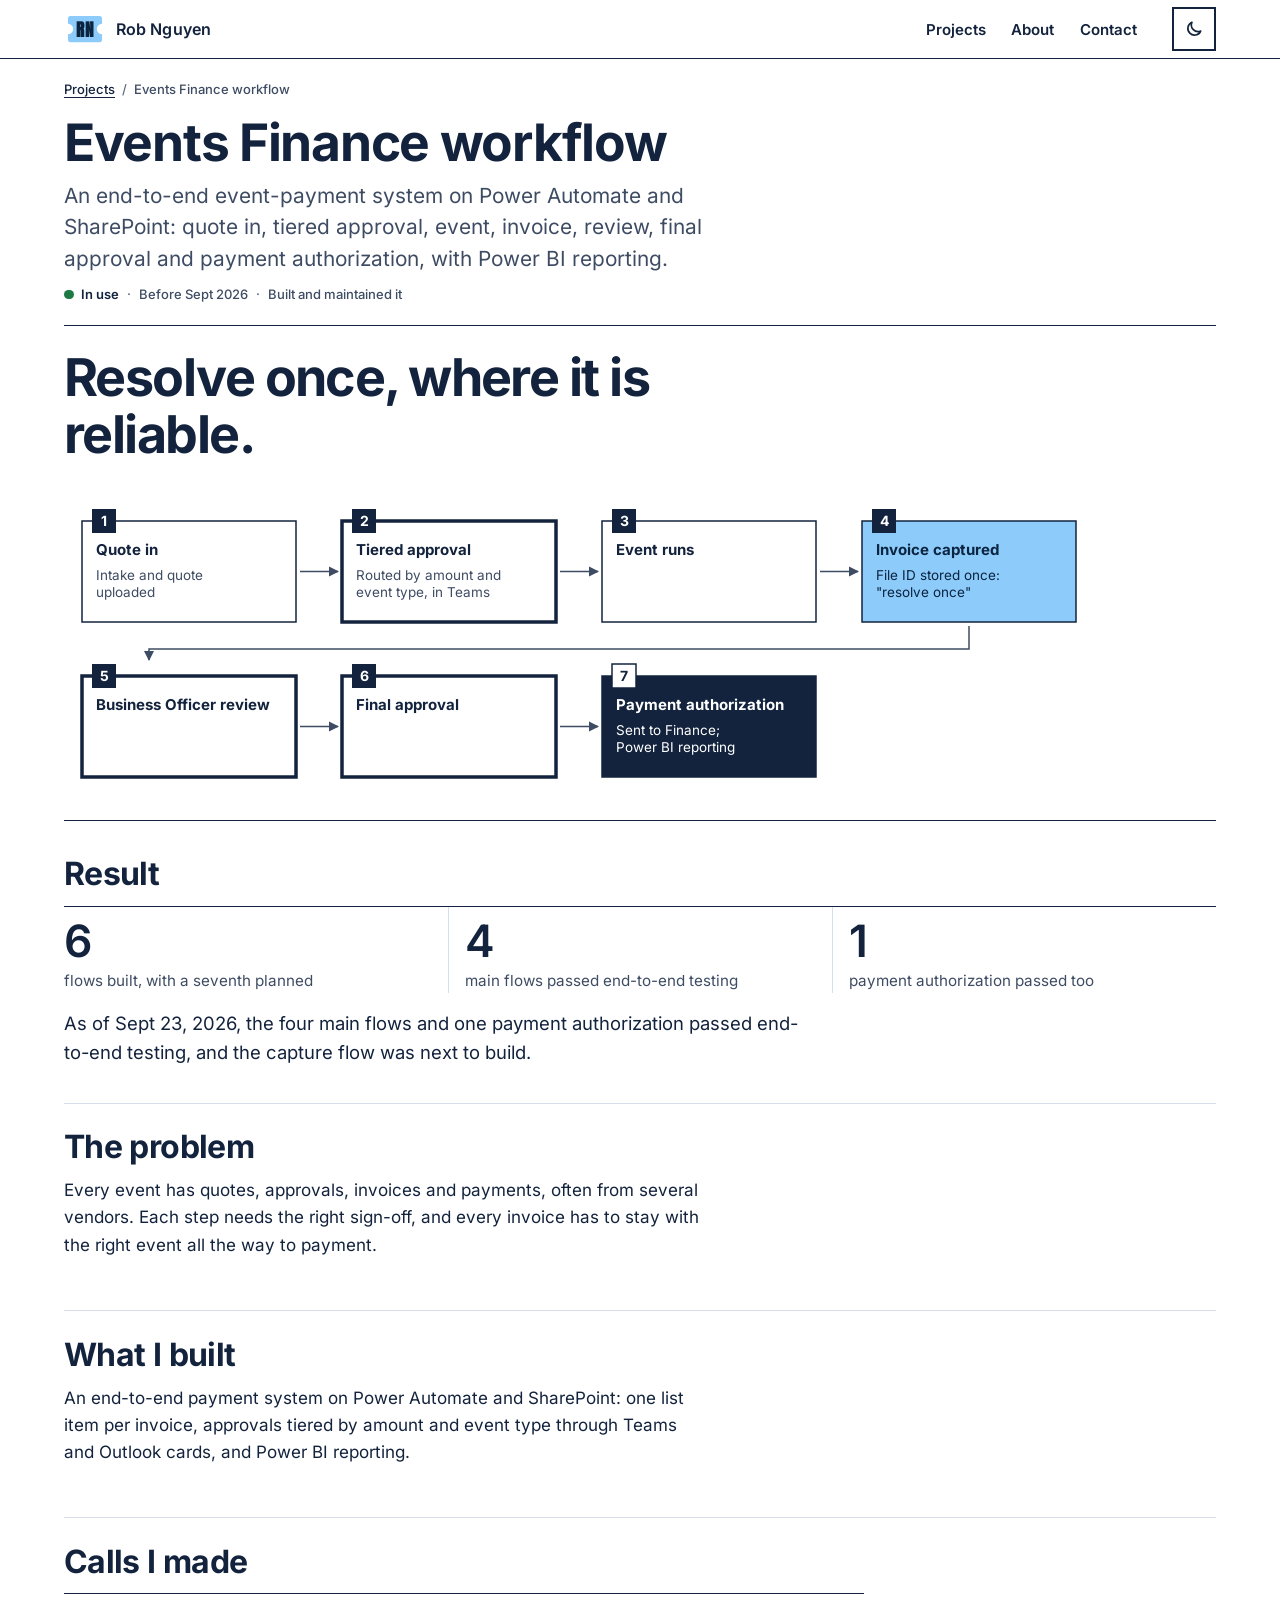
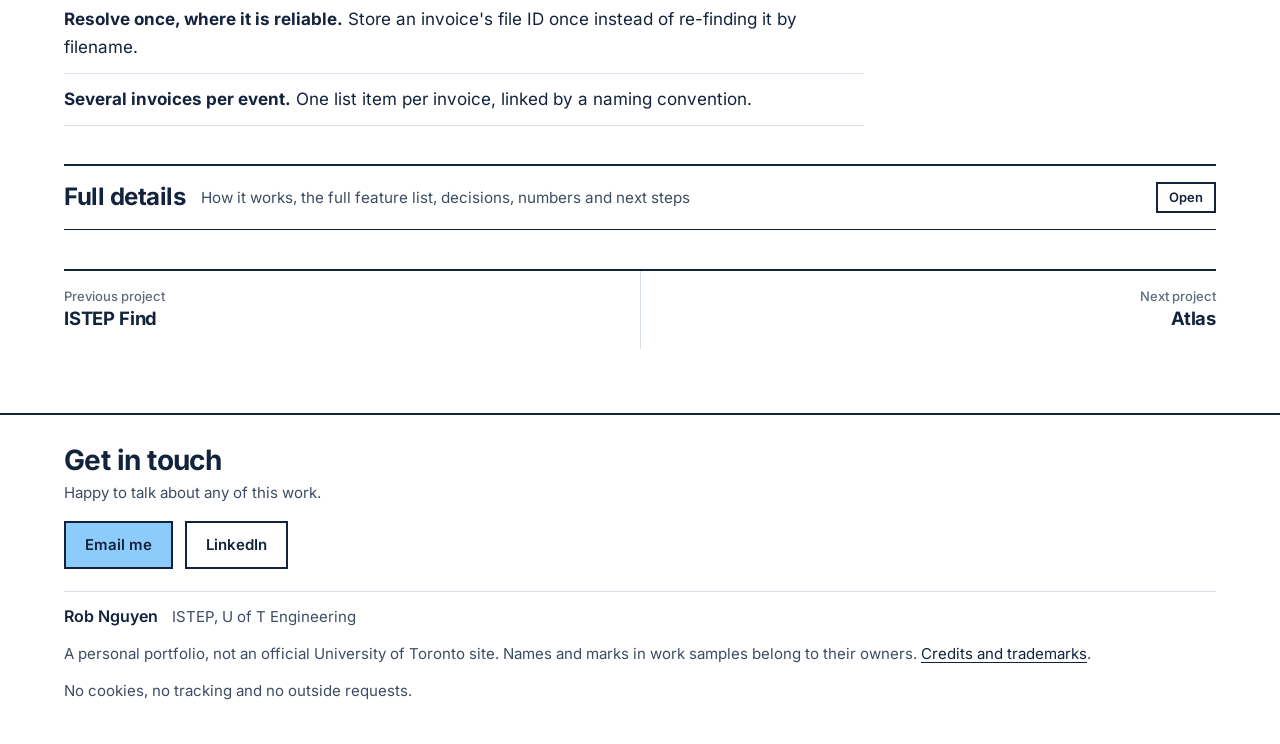
<file: projects/events-finance.html>
<!doctype html>
<html lang="en-CA">
<head>
<meta charset="utf-8">
<meta name="viewport" content="width=device-width, initial-scale=1">
<meta http-equiv="Content-Security-Policy" content="default-src 'none'; script-src 'self'; style-src 'self'; img-src 'self'; media-src 'self'; font-src 'self'; connect-src 'none'; frame-src 'none'; object-src 'none'; base-uri 'none'; form-action 'none'">
<meta name="referrer" content="no-referrer">
<title>Events Finance workflow | Rob Nguyen</title>
<meta name="description" content="An event-payment system on Power Automate and SharePoint, with Teams approvals: from quote and tiered approval to invoice, review and payment authorization.">
<meta property="og:type" content="website">
<meta property="og:title" content="Events Finance workflow | Rob Nguyen">
<meta property="og:description" content="An event-payment system on Power Automate and SharePoint, with Teams approvals: from quote and tiered approval to invoice, review and payment authorization.">
<meta property="og:image" content="https://robnguyen.ca/img/social-card.png">
<meta property="og:image:alt" content="The name Rob Nguyen and the line I turn repetitive office work into AI tools people trust, beside a screenshot of the design competition planner in Demo Hall, a fictional venue.">
<meta property="og:url" content="https://robnguyen.ca/projects/events-finance.html">
<link rel="canonical" href="https://robnguyen.ca/projects/events-finance.html">
<link rel="icon" href="../favicon.ico" sizes="any">
<link rel="icon" href="../img/favicon.png" type="image/png">
<link rel="apple-touch-icon" href="../img/apple-touch-icon.png">
<link rel="stylesheet" href="../css/fonts.css">
<link rel="stylesheet" href="../css/site.css">
<link rel="stylesheet" href="../css/show.css">
<link rel="stylesheet" href="../css/wide.css" media="(min-width: 900px)">
<link rel="stylesheet" href="../css/desk.css" media="(min-width: 1024px)">
<link rel="stylesheet" href="../css/narrow.css" media="(max-width: 760px)">
<link rel="stylesheet" href="../css/small.css" media="(max-width: 480px)">
<link rel="stylesheet" href="../css/dark.css" media="(prefers-color-scheme: dark)" id="theme-dark">
<link rel="stylesheet" href="../css/show-short.css" media="(max-width: 760px) and (max-height: 700px)">
<link rel="stylesheet" href="../css/show-tiny.css" media="(max-width: 359px) and (max-height: 600px)">
<link rel="stylesheet" href="../css/show-flat.css" media="(max-height: 500px)">
<link rel="stylesheet" href="../css/motion.css" media="(prefers-reduced-motion: reduce)">
<link rel="stylesheet" href="../css/forced.css" media="(forced-colors: active)">
<link rel="stylesheet" href="../css/print.css" media="print">
<link rel="stylesheet" href="../css/show-motion.css" media="(prefers-reduced-motion: no-preference)">
<link rel="stylesheet" href="../css/show-hover.css" media="(hover: hover) and (prefers-reduced-motion: no-preference)">
<link rel="stylesheet" href="../css/transitions.css" media="(prefers-reduced-motion: no-preference)">
<link rel="stylesheet" href="../css/show-vt.css" media="(prefers-reduced-motion: no-preference)">
<script src="../js/theme.js"></script>
<script src="../js/site.js" defer></script>
<script src="../js/show.js" defer></script>
</head>
<body class="show">
<a class="skip-link" href="#main">Skip to main content</a>
<header class="site-header show-header">
<div class="wrap">
<a class="brand" href="../index.html"><svg class="ticket" viewBox="0 0 32 32" aria-hidden="true" focusable="false"><path class="tix" d="M5 6 H27 a2 2 0 0 1 2 2 V12 a4 4 0 0 0 0 8 V24 a2 2 0 0 1 -2 2 H5 a2 2 0 0 1 -2 -2 V20 a4 4 0 0 0 0 -8 V8 a2 2 0 0 1 2 -2 Z"/><text class="tix-rn" x="16" y="22.4" text-anchor="middle">RN</text></svg><span>Rob Nguyen</span></a>
<button type="button" class="menu-toggle" aria-expanded="false" aria-controls="site-nav" hidden><span class="menu-icon" aria-hidden="true"></span>Menu</button>
<nav class="site-nav" id="site-nav" aria-label="Main"><ul><li><a href="../work.html">Projects</a></li><li><a href="../about.html">About</a></li><li><a href="#contact">Contact</a></li></ul></nav>
<button type="button" class="theme-toggle" aria-label="Switch colour mode" hidden><svg class="ico-moon" viewBox="0 0 24 24" width="20" height="20" aria-hidden="true" focusable="false"><path d="M20 14.5A8 8 0 0 1 9.5 4a8 8 0 1 0 10.5 10.5z"/></svg><svg class="ico-sun" viewBox="0 0 24 24" width="20" height="20" aria-hidden="true" focusable="false"><circle cx="12" cy="12" r="4"/><path d="M12 2v2M12 20v2M4.9 4.9l1.4 1.4M17.7 17.7l1.4 1.4M2 12h2M20 12h2M4.9 19.1l1.4-1.4M17.7 6.3l1.4-1.4"/></svg></button>
</div>
</header>
<main id="main" tabindex="-1">
<div class="wrap show-head"><nav class="crumbs" aria-label="Breadcrumb"><ol><li><a href="../work.html">Projects</a></li><li><span aria-current="page">Events Finance workflow</span></li></ol></nav><header class="show-title"><h1 class="display">Events Finance workflow</h1><p class="lede">An end-to-end event-payment system on Power Automate and SharePoint: quote in, tiered approval, event, invoice, review, final approval and payment authorization, with Power BI reporting.</p><p class="meta-line"><span class="status status-in-use"><span class="status-dot" aria-hidden="true"></span>In use</span> <span class="sep" aria-hidden="true">&middot;</span> Before Sept 2026 <span class="sep" aria-hidden="true">&middot;</span> Built and maintained it</p></header></div><div class="show-hero-wrap"><div class="show-hero typo-hero vt-events-finance"><div class="wrap typo-hero-inner"><p class="typo-hero-quote">Resolve once, where it is reliable.</p><div class="typo-hero-diagram"><svg class="dg-wide" viewBox="0 0 1030 306" width="1030" height="306" aria-hidden="true" focusable="false"><defs><marker id="hero-events-finance-w-head" viewBox="0 0 10 10" refX="9" refY="5" markerWidth="7" markerHeight="7" orient="auto-start-reverse"><path class="dg-head" d="M0,0 L10,5 L0,10 z"/></marker></defs><g class="dg-step"><rect class="dg-box" x="18" y="32" width="214" height="101"/><rect class="dg-num" x="28" y="20" width="24" height="24"/><text class="dg-num-t" x="40" y="37" text-anchor="middle">1</text><text class="dg-t" x="32" y="66">Quote in</text><text class="dg-n" x="32" y="91">Intake and quote</text><text class="dg-n" x="32" y="108">uploaded</text></g><path class="dg-arrow" d="M236,82.5 L274,82.5" marker-end="url(#hero-events-finance-w-head)"/><g class="dg-step k-person"><rect class="dg-box" x="278" y="32" width="214" height="101"/><rect class="dg-num" x="288" y="20" width="24" height="24"/><text class="dg-num-t" x="300" y="37" text-anchor="middle">2</text><text class="dg-t" x="292" y="66">Tiered approval</text><text class="dg-n" x="292" y="91">Routed by amount and</text><text class="dg-n" x="292" y="108">event type, in Teams</text></g><path class="dg-arrow" d="M496,82.5 L534,82.5" marker-end="url(#hero-events-finance-w-head)"/><g class="dg-step"><rect class="dg-box" x="538" y="32" width="214" height="101"/><rect class="dg-num" x="548" y="20" width="24" height="24"/><text class="dg-num-t" x="560" y="37" text-anchor="middle">3</text><text class="dg-t" x="552" y="66">Event runs</text></g><path class="dg-arrow" d="M756,82.5 L794,82.5" marker-end="url(#hero-events-finance-w-head)"/><g class="dg-step k-check"><rect class="dg-box" x="798" y="32" width="214" height="101"/><rect class="dg-num" x="808" y="20" width="24" height="24"/><text class="dg-num-t" x="820" y="37" text-anchor="middle">4</text><text class="dg-t" x="812" y="66">Invoice captured</text><text class="dg-n" x="812" y="91">File ID stored once:</text><text class="dg-n" x="812" y="108">&quot;resolve once&quot;</text></g><path class="dg-arrow" d="M905.0,137 L905.0,160.0 L85.0,160.0 L85.0,171" marker-end="url(#hero-events-finance-w-head)"/><g class="dg-step k-person"><rect class="dg-box" x="18" y="187" width="214" height="101"/><rect class="dg-num" x="28" y="175" width="24" height="24"/><text class="dg-num-t" x="40" y="192" text-anchor="middle">5</text><text class="dg-t" x="32" y="221">Business Officer review</text></g><path class="dg-arrow" d="M236,237.5 L274,237.5" marker-end="url(#hero-events-finance-w-head)"/><g class="dg-step k-person"><rect class="dg-box" x="278" y="187" width="214" height="101"/><rect class="dg-num" x="288" y="175" width="24" height="24"/><text class="dg-num-t" x="300" y="192" text-anchor="middle">6</text><text class="dg-t" x="292" y="221">Final approval</text></g><path class="dg-arrow" d="M496,237.5 L534,237.5" marker-end="url(#hero-events-finance-w-head)"/><g class="dg-step k-out"><rect class="dg-box" x="538" y="187" width="214" height="101"/><rect class="dg-num" x="548" y="175" width="24" height="24"/><text class="dg-num-t" x="560" y="192" text-anchor="middle">7</text><text class="dg-t" x="552" y="221">Payment authorization</text><text class="dg-n" x="552" y="246">Sent to Finance;</text><text class="dg-n" x="552" y="263">Power BI reporting</text></g></svg></div></div></div></div><div class="wrap"><section class="glance result-first" aria-labelledby="result-h"><h2 id="result-h">Result</h2><ul class="n-3"><li><strong class="display">6</strong><span>flows built, with a seventh planned</span></li><li><strong class="display">4</strong><span>main flows passed end-to-end testing</span></li><li><strong class="display">1</strong><span>payment authorization passed too</span></li></ul><p class="result-outcome">As of Sept 23, 2026, the four main flows and one payment authorization passed end-to-end testing, and the capture flow was next to build.</p></section><section class="beat solo" aria-labelledby="problem-h"><div class="beat-text"><h2 id="problem-h">The problem</h2><p>Every event has quotes, approvals, invoices and payments, often from several vendors. Each step needs the right sign-off, and every invoice has to stay with the right event all the way to payment.</p></div></section><section class="beat solo" aria-labelledby="built-h"><div class="beat-text"><h2 id="built-h">What I built</h2><p>An end-to-end payment system on Power Automate and SharePoint: one list item per invoice, approvals tiered by amount and event type through Teams and Outlook cards, and Power BI reporting.</p></div></section><section class="calls" aria-labelledby="calls-h"><h2 id="calls-h">Calls I made</h2><ul class="calls-list"><li><strong>Resolve once, where it is reliable.</strong> Store an invoice&#x27;s file ID once instead of re-finding it by filename.</li><li><strong>Several invoices per event.</strong> One list item per invoice, linked by a naming convention.</li></ul></section><details class="production-notes" id="details"><summary><span class="display">Full details</span><span class="pn-hint">How it works, the full feature list, decisions, numbers and next steps</span></summary><div class="prose pn-body"><h3 id="tools">Tools</h3><ul><li>Power Automate</li><li>SharePoint lists</li><li>Teams and Outlook approval cards</li><li>Power BI</li></ul><blockquote class="pull-quote"><p>That failed silently when a name was slightly off.</p><footer>Why re-finding invoices by filename had to go.</footer></blockquote><figure class="pn-media typo-panel list"><ul><li>Quote</li><li>Approval</li><li>Invoice</li><li>Payment</li></ul><figcaption>Each step needs the right sign-off.</figcaption></figure><h3 id="problem">The problem</h3>
<p>Every event has quotes, approvals, invoices and payments, often from several vendors at once. Each step needs the right person's sign-off, and every invoice has to stay attached to the right event all the way to payment.</p>

<h3 id="built">What I built</h3>
<ul>
<li><strong>Scale:</strong> six flows built, with a seventh planned.</li>
<li><strong>Data model:</strong> one list item per invoice, with several allowed per event. A file-naming convention links them.</li>
<li><strong>Approvals:</strong> tiers routed by amount and event type, using Teams and Outlook approval cards.</li>
<li><strong>Reporting:</strong> Power BI.</li>
<li><strong>Supporting material:</strong> a "hard-won fixes" table and a system diagram.</li>
</ul>

<h3 id="how">How it works</h3>
<figure class="diagram" id="diagram-finance-flow"><svg class="dg-wide" viewBox="0 0 1030 306" width="1030" height="306" aria-hidden="true" focusable="false"><defs><marker id="finance-flow-w-head" viewBox="0 0 10 10" refX="9" refY="5" markerWidth="7" markerHeight="7" orient="auto-start-reverse"><path class="dg-head" d="M0,0 L10,5 L0,10 z"/></marker></defs><g class="dg-step"><rect class="dg-box" x="18" y="32" width="214" height="101"/><rect class="dg-num" x="28" y="20" width="24" height="24"/><text class="dg-num-t" x="40" y="37" text-anchor="middle">1</text><text class="dg-t" x="32" y="66">Quote in</text><text class="dg-n" x="32" y="91">Intake and quote</text><text class="dg-n" x="32" y="108">uploaded</text></g><path class="dg-arrow" d="M236,82.5 L274,82.5" marker-end="url(#finance-flow-w-head)"/><g class="dg-step k-person"><rect class="dg-box" x="278" y="32" width="214" height="101"/><rect class="dg-num" x="288" y="20" width="24" height="24"/><text class="dg-num-t" x="300" y="37" text-anchor="middle">2</text><text class="dg-t" x="292" y="66">Tiered approval</text><text class="dg-n" x="292" y="91">Routed by amount and</text><text class="dg-n" x="292" y="108">event type, in Teams</text></g><path class="dg-arrow" d="M496,82.5 L534,82.5" marker-end="url(#finance-flow-w-head)"/><g class="dg-step"><rect class="dg-box" x="538" y="32" width="214" height="101"/><rect class="dg-num" x="548" y="20" width="24" height="24"/><text class="dg-num-t" x="560" y="37" text-anchor="middle">3</text><text class="dg-t" x="552" y="66">Event runs</text></g><path class="dg-arrow" d="M756,82.5 L794,82.5" marker-end="url(#finance-flow-w-head)"/><g class="dg-step k-check"><rect class="dg-box" x="798" y="32" width="214" height="101"/><rect class="dg-num" x="808" y="20" width="24" height="24"/><text class="dg-num-t" x="820" y="37" text-anchor="middle">4</text><text class="dg-t" x="812" y="66">Invoice captured</text><text class="dg-n" x="812" y="91">File ID stored once:</text><text class="dg-n" x="812" y="108">&quot;resolve once&quot;</text></g><path class="dg-arrow" d="M905.0,137 L905.0,160.0 L85.0,160.0 L85.0,171" marker-end="url(#finance-flow-w-head)"/><g class="dg-step k-person"><rect class="dg-box" x="18" y="187" width="214" height="101"/><rect class="dg-num" x="28" y="175" width="24" height="24"/><text class="dg-num-t" x="40" y="192" text-anchor="middle">5</text><text class="dg-t" x="32" y="221">Business Officer review</text></g><path class="dg-arrow" d="M236,237.5 L274,237.5" marker-end="url(#finance-flow-w-head)"/><g class="dg-step k-person"><rect class="dg-box" x="278" y="187" width="214" height="101"/><rect class="dg-num" x="288" y="175" width="24" height="24"/><text class="dg-num-t" x="300" y="192" text-anchor="middle">6</text><text class="dg-t" x="292" y="221">Final approval</text></g><path class="dg-arrow" d="M496,237.5 L534,237.5" marker-end="url(#finance-flow-w-head)"/><g class="dg-step k-out"><rect class="dg-box" x="538" y="187" width="214" height="101"/><rect class="dg-num" x="548" y="175" width="24" height="24"/><text class="dg-num-t" x="560" y="192" text-anchor="middle">7</text><text class="dg-t" x="552" y="221">Payment authorization</text><text class="dg-n" x="552" y="246">Sent to Finance;</text><text class="dg-n" x="552" y="263">Power BI reporting</text></g></svg><svg class="dg-tall" viewBox="0 0 366 916" width="366" height="916" aria-hidden="true" focusable="false"><defs><marker id="finance-flow-t-head" viewBox="0 0 10 10" refX="9" refY="5" markerWidth="7" markerHeight="7" orient="auto-start-reverse"><path class="dg-head" d="M0,0 L10,5 L0,10 z"/></marker></defs><g class="dg-step"><rect class="dg-box" x="18" y="32" width="330" height="110"/><rect class="dg-num" x="28" y="20" width="24" height="24"/><text class="dg-num-t" x="40" y="37" text-anchor="middle">1</text><text class="dg-t" x="32" y="69">Quote in</text><text class="dg-n" x="32" y="97">Intake and quote</text><text class="dg-n" x="32" y="117">uploaded</text></g><path class="dg-arrow" d="M183.0,145 L183.0,166" marker-end="url(#finance-flow-t-head)"/><g class="dg-step k-person"><rect class="dg-box" x="18" y="182" width="330" height="110"/><rect class="dg-num" x="28" y="170" width="24" height="24"/><text class="dg-num-t" x="40" y="187" text-anchor="middle">2</text><text class="dg-t" x="32" y="219">Tiered approval</text><text class="dg-n" x="32" y="247">Routed by amount and</text><text class="dg-n" x="32" y="267">event type, in Teams</text></g><path class="dg-arrow" d="M183.0,295 L183.0,316" marker-end="url(#finance-flow-t-head)"/><g class="dg-step"><rect class="dg-box" x="18" y="332" width="330" height="62"/><rect class="dg-num" x="28" y="320" width="24" height="24"/><text class="dg-num-t" x="40" y="337" text-anchor="middle">3</text><text class="dg-t" x="32" y="369">Event runs</text></g><path class="dg-arrow" d="M183.0,397 L183.0,418" marker-end="url(#finance-flow-t-head)"/><g class="dg-step k-check"><rect class="dg-box" x="18" y="434" width="330" height="110"/><rect class="dg-num" x="28" y="422" width="24" height="24"/><text class="dg-num-t" x="40" y="439" text-anchor="middle">4</text><text class="dg-t" x="32" y="471">Invoice captured</text><text class="dg-n" x="32" y="499">File ID stored once:</text><text class="dg-n" x="32" y="519">&quot;resolve once&quot;</text></g><path class="dg-arrow" d="M183.0,547 L183.0,568" marker-end="url(#finance-flow-t-head)"/><g class="dg-step k-person"><rect class="dg-box" x="18" y="584" width="330" height="62"/><rect class="dg-num" x="28" y="572" width="24" height="24"/><text class="dg-num-t" x="40" y="589" text-anchor="middle">5</text><text class="dg-t" x="32" y="621">Business Officer review</text></g><path class="dg-arrow" d="M183.0,649 L183.0,670" marker-end="url(#finance-flow-t-head)"/><g class="dg-step k-person"><rect class="dg-box" x="18" y="686" width="330" height="62"/><rect class="dg-num" x="28" y="674" width="24" height="24"/><text class="dg-num-t" x="40" y="691" text-anchor="middle">6</text><text class="dg-t" x="32" y="723">Final approval</text></g><path class="dg-arrow" d="M183.0,751 L183.0,772" marker-end="url(#finance-flow-t-head)"/><g class="dg-step k-out"><rect class="dg-box" x="18" y="788" width="330" height="110"/><rect class="dg-num" x="28" y="776" width="24" height="24"/><text class="dg-num-t" x="40" y="793" text-anchor="middle">7</text><text class="dg-t" x="32" y="825">Payment authorization</text><text class="dg-n" x="32" y="853">Sent to Finance;</text><text class="dg-n" x="32" y="873">Power BI reporting</text></g></svg><div class="sr-only"><p>Events Finance workflow (sanitized), step by step:</p><ol><li>Quote in: Intake and quote uploaded</li><li>Tiered approval: Routed by amount and event type, in Teams</li><li>Event runs</li><li>Invoice captured: File ID stored once: &quot;resolve once&quot;</li><li>Business Officer review</li><li>Final approval</li><li>Payment authorization: Sent to Finance; Power BI reporting</li></ol></div><figcaption>The event-payment flow, sanitized: no site names, paths, mailboxes or approval thresholds. A capture step stores each invoice&#x27;s file ID once, so later steps never have to search for it.</figcaption></figure>
<p>The diagram is a sanitized redraw: it leaves out site names, paths, mailboxes, approval thresholds and internal expressions.</p>

<h3 id="decisions">Key decisions</h3>
<h4>Root-cause debugging: resolve once, where it's reliable</h4>
<p>Every flow used to re-find invoices by filename pattern. That failed silently when a name was slightly off, and it picked the wrong vendor's file when an event had several. The fix was a capture flow that stores the invoice's file ID once, so later flows reference it directly.</p>
<p>The principle I took from it: <strong>"resolve once, where it is reliable."</strong></p>

<h3 id="results">Results and status</h3>
<p>As of Sept 23, 2026, the four main flows and one payment authorization passed end-to-end testing, and the capture flow was next to build.</p>

<h3 id="next">What I'd do next</h3>
<ul>
<li>Build the capture flow, so every later step uses the stored file ID.</li>
<li>Finish the seventh flow.</li>
</ul>
<p class="close-details"><a href="#details">Close details</a></p></div></details><nav class="next-prev" aria-label="Previous and next project"><a href="istep-find.html"><span>Previous project</span><strong>ISTEP Find</strong></a><a class="next" href="atlas.html"><span>Next project</span><strong>Atlas</strong></a></nav></div>
</main>
<footer class="site-footer stage-footer">
<div class="wrap">
<section class="footer-contact" id="contact" aria-labelledby="contact-h"><h2 id="contact-h">Get in touch</h2><p class="footer-contact-text">Happy to talk about any of this work.</p><ul class="hire-buttons"><li><a class="btn-stage" href="mailto:robert.ad.nguyen@gmail.com">Email me</a></li><li><a class="btn-line" href="https://www.linkedin.com/in/robert-ad-nguyen/" target="_blank" rel="noopener noreferrer">LinkedIn<span class="sr-only"> (opens in a new tab)</span></a></li></ul></section>
<p class="footer-sign"><span class="wordmark">Rob Nguyen</span> ISTEP, U of T Engineering</p>
<p>A personal portfolio, not an official University of Toronto site. Names and marks in work samples belong to their owners. <a href="../credits.html">Credits and trademarks</a>.</p>
<p>No cookies, no tracking and no outside requests.</p>
</div>
</footer>
</body>
</html>
</file>
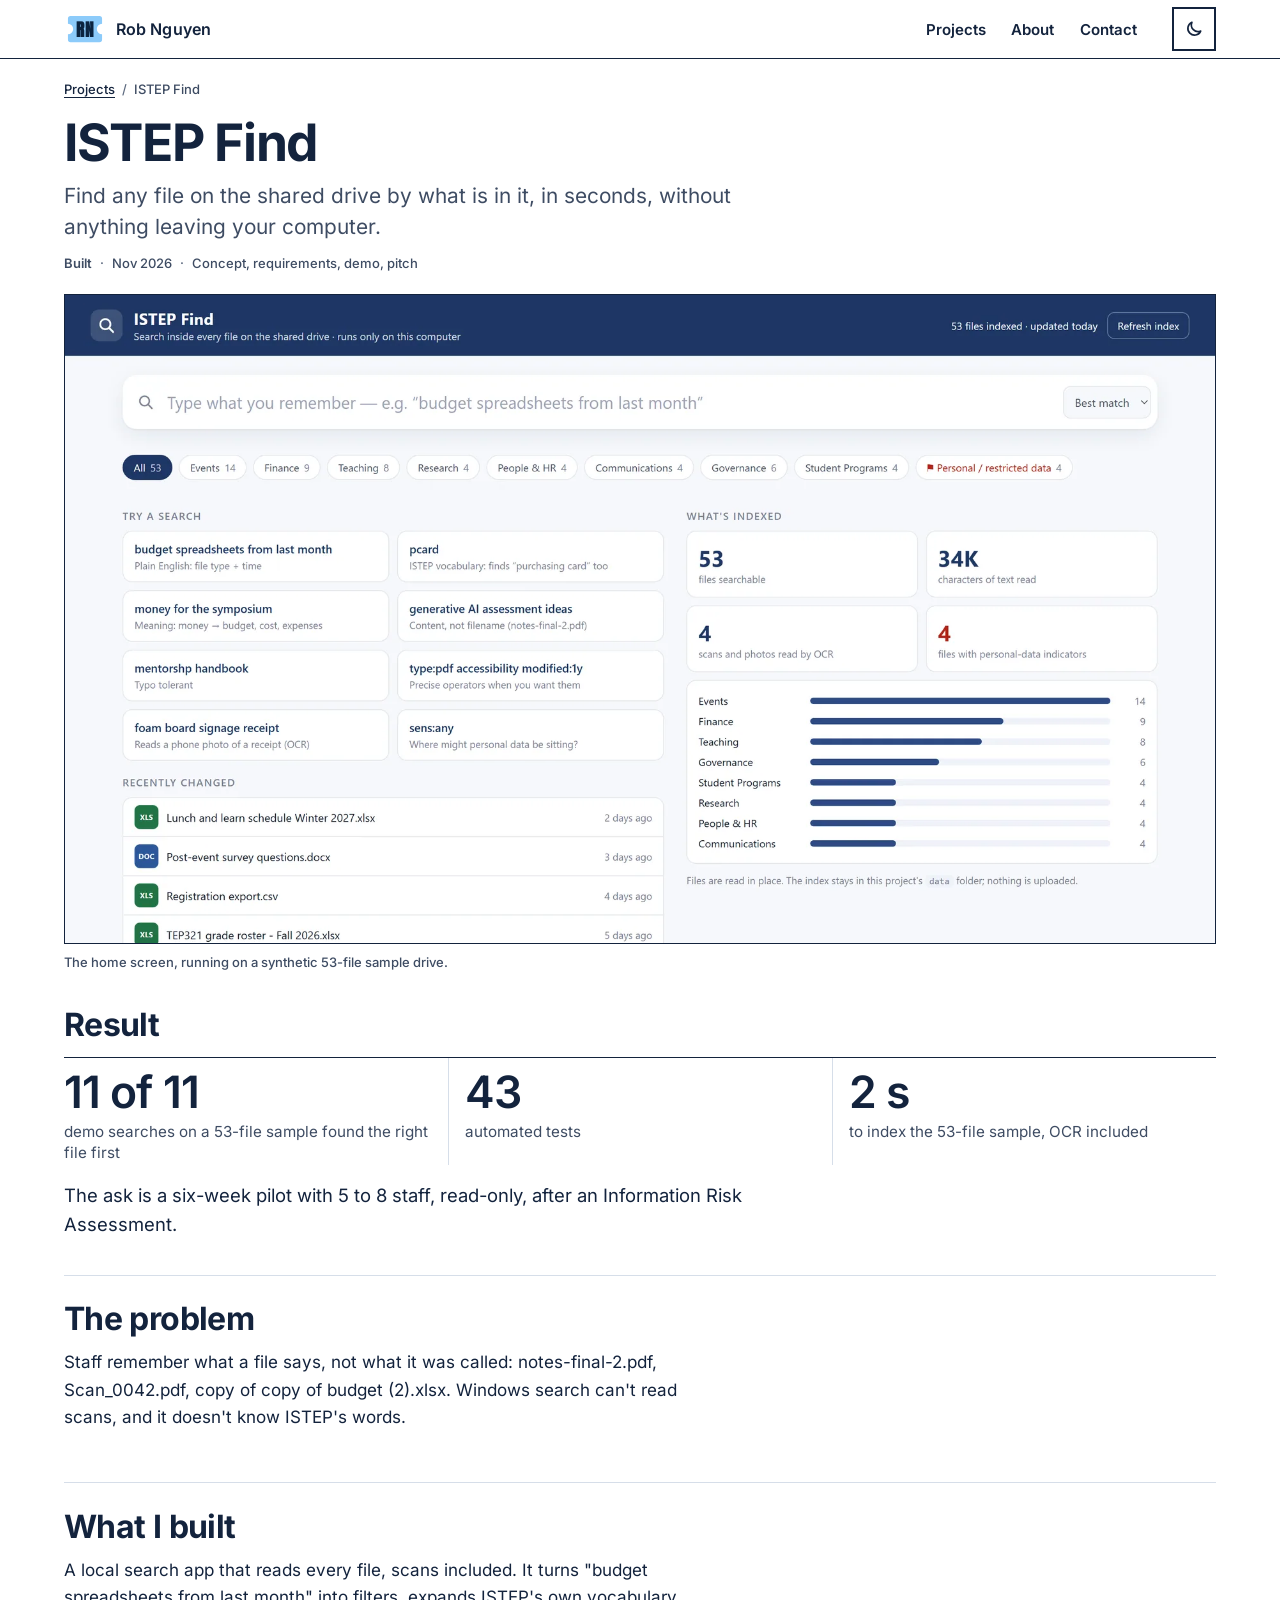
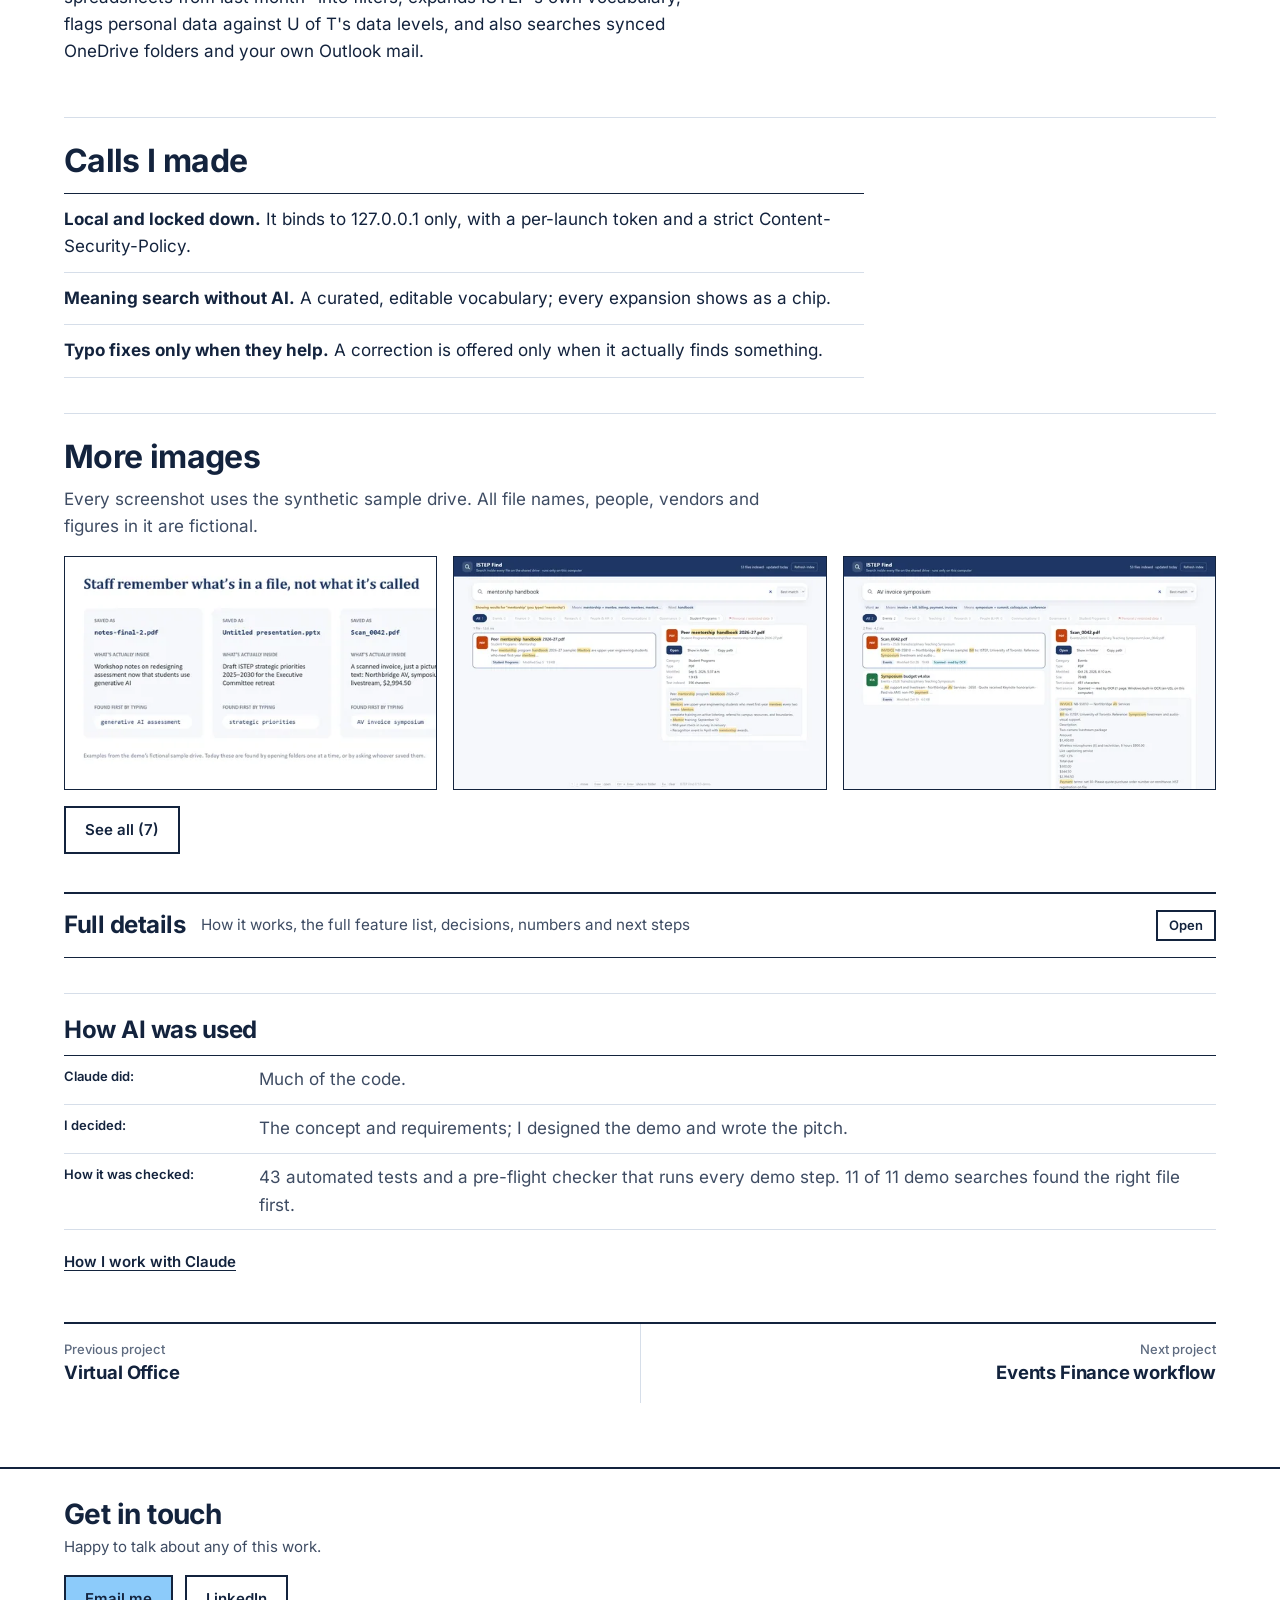
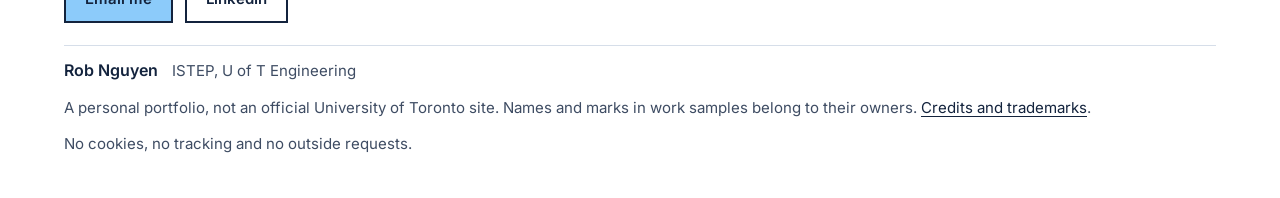
<file: projects/istep-find.html>
<!doctype html>
<html lang="en-CA">
<head>
<meta charset="utf-8">
<meta name="viewport" content="width=device-width, initial-scale=1">
<meta http-equiv="Content-Security-Policy" content="default-src 'none'; script-src 'self'; style-src 'self'; img-src 'self'; media-src 'self'; font-src 'self'; connect-src 'none'; frame-src 'none'; object-src 'none'; base-uri 'none'; form-action 'none'">
<meta name="referrer" content="no-referrer">
<title>ISTEP Find | Rob Nguyen</title>
<meta name="description" content="Find any file on the shared drive by what&#x27;s in it, in seconds, without anything leaving your computer. It reads scans and masks personal data.">
<meta property="og:type" content="website">
<meta property="og:title" content="ISTEP Find | Rob Nguyen">
<meta property="og:description" content="Find any file on the shared drive by what&#x27;s in it, in seconds, without anything leaving your computer. It reads scans and masks personal data.">
<meta property="og:image" content="https://robnguyen.ca/img/social-card.png">
<meta property="og:image:alt" content="The name Rob Nguyen and the line I turn repetitive office work into AI tools people trust, beside a screenshot of the design competition planner in Demo Hall, a fictional venue.">
<meta property="og:url" content="https://robnguyen.ca/projects/istep-find.html">
<link rel="canonical" href="https://robnguyen.ca/projects/istep-find.html">
<link rel="icon" href="../favicon.ico" sizes="any">
<link rel="icon" href="../img/favicon.png" type="image/png">
<link rel="apple-touch-icon" href="../img/apple-touch-icon.png">
<link rel="stylesheet" href="../css/fonts.css">
<link rel="stylesheet" href="../css/site.css">
<link rel="stylesheet" href="../css/show.css">
<link rel="stylesheet" href="../css/wide.css" media="(min-width: 900px)">
<link rel="stylesheet" href="../css/desk.css" media="(min-width: 1024px)">
<link rel="stylesheet" href="../css/narrow.css" media="(max-width: 760px)">
<link rel="stylesheet" href="../css/small.css" media="(max-width: 480px)">
<link rel="stylesheet" href="../css/dark.css" media="(prefers-color-scheme: dark)" id="theme-dark">
<link rel="stylesheet" href="../css/show-short.css" media="(max-width: 760px) and (max-height: 700px)">
<link rel="stylesheet" href="../css/show-tiny.css" media="(max-width: 359px) and (max-height: 600px)">
<link rel="stylesheet" href="../css/show-flat.css" media="(max-height: 500px)">
<link rel="stylesheet" href="../css/motion.css" media="(prefers-reduced-motion: reduce)">
<link rel="stylesheet" href="../css/forced.css" media="(forced-colors: active)">
<link rel="stylesheet" href="../css/print.css" media="print">
<link rel="stylesheet" href="../css/show-motion.css" media="(prefers-reduced-motion: no-preference)">
<link rel="stylesheet" href="../css/show-hover.css" media="(hover: hover) and (prefers-reduced-motion: no-preference)">
<link rel="stylesheet" href="../css/transitions.css" media="(prefers-reduced-motion: no-preference)">
<link rel="stylesheet" href="../css/show-vt.css" media="(prefers-reduced-motion: no-preference)">
<script src="../js/theme.js"></script>
<script src="../js/site.js" defer></script>
<script src="../js/show.js" defer></script>
</head>
<body class="show">
<a class="skip-link" href="#main">Skip to main content</a>
<header class="site-header show-header">
<div class="wrap">
<a class="brand" href="../index.html"><svg class="ticket" viewBox="0 0 32 32" aria-hidden="true" focusable="false"><path class="tix" d="M5 6 H27 a2 2 0 0 1 2 2 V12 a4 4 0 0 0 0 8 V24 a2 2 0 0 1 -2 2 H5 a2 2 0 0 1 -2 -2 V20 a4 4 0 0 0 0 -8 V8 a2 2 0 0 1 2 -2 Z"/><text class="tix-rn" x="16" y="22.4" text-anchor="middle">RN</text></svg><span>Rob Nguyen</span></a>
<button type="button" class="menu-toggle" aria-expanded="false" aria-controls="site-nav" hidden><span class="menu-icon" aria-hidden="true"></span>Menu</button>
<nav class="site-nav" id="site-nav" aria-label="Main"><ul><li><a href="../work.html">Projects</a></li><li><a href="../about.html">About</a></li><li><a href="#contact">Contact</a></li></ul></nav>
<button type="button" class="theme-toggle" aria-label="Switch colour mode" hidden><svg class="ico-moon" viewBox="0 0 24 24" width="20" height="20" aria-hidden="true" focusable="false"><path d="M20 14.5A8 8 0 0 1 9.5 4a8 8 0 1 0 10.5 10.5z"/></svg><svg class="ico-sun" viewBox="0 0 24 24" width="20" height="20" aria-hidden="true" focusable="false"><circle cx="12" cy="12" r="4"/><path d="M12 2v2M12 20v2M4.9 4.9l1.4 1.4M17.7 17.7l1.4 1.4M2 12h2M20 12h2M4.9 19.1l1.4-1.4M17.7 6.3l1.4-1.4"/></svg></button>
</div>
</header>
<main id="main" tabindex="-1">
<div class="wrap show-head"><nav class="crumbs" aria-label="Breadcrumb"><ol><li><a href="../work.html">Projects</a></li><li><span aria-current="page">ISTEP Find</span></li></ol></nav><header class="show-title"><h1 class="display">ISTEP Find</h1><p class="lede">Find any file on the shared drive by what is in it, in seconds, without anything leaving your computer.</p><p class="meta-line"><span class="status">Built</span> <span class="sep" aria-hidden="true">&middot;</span> Nov 2026 <span class="sep" aria-hidden="true">&middot;</span> Concept, requirements, demo, pitch</p></header></div><div class="show-hero-wrap"><figure class="show-hero vt-istep-find"><a href="../media/istep-find/screens/01-home-w1600.webp" data-lightbox="hero" data-caption="The home screen, running on a synthetic 53-file sample drive." data-w="1600" data-h="1000"><picture><img src="../media/istep-find/screens/01-home-hero1800.webp" srcset="../media/istep-find/screens/01-home-hero760.webp 760w, ../media/istep-find/screens/01-home-hero1800.webp 1800w" sizes="100vw" alt="ISTEP Find home screen: a search box, category chips with counts, example searches, a What&#x27;s indexed panel showing 53 files, 4 scans read by OCR and 4 files with personal-data indicators, and a recently changed list." width="1800" height="1125" decoding="async" fetchpriority="high"></picture></a><figcaption>The home screen, running on a synthetic 53-file sample drive.</figcaption></figure></div><div class="wrap"><section class="glance result-first" aria-labelledby="result-h"><h2 id="result-h">Result</h2><ul class="n-3"><li><strong class="display">11 of 11</strong><span>demo searches on a 53-file sample found the right file first</span></li><li><strong class="display">43</strong><span>automated tests</span></li><li><strong class="display">2 s</strong><span>to index the 53-file sample, OCR included</span></li></ul><p class="result-outcome">The ask is a six-week pilot with 5 to 8 staff, read-only, after an Information Risk Assessment.</p></section><section class="beat solo" aria-labelledby="problem-h"><div class="beat-text"><h2 id="problem-h">The problem</h2><p>Staff remember what a file says, not what it was called: notes-final-2.pdf, Scan_0042.pdf, copy of copy of budget (2).xlsx. Windows search can&#x27;t read scans, and it doesn&#x27;t know ISTEP&#x27;s words.</p></div></section><section class="beat solo" aria-labelledby="built-h"><div class="beat-text"><h2 id="built-h">What I built</h2><p>A local search app that reads every file, scans included. It turns &quot;budget spreadsheets from last month&quot; into filters, expands ISTEP&#x27;s own vocabulary, flags personal data against U of T&#x27;s data levels, and also searches synced OneDrive folders and your own Outlook mail.</p></div></section><section class="calls" aria-labelledby="calls-h"><h2 id="calls-h">Calls I made</h2><ul class="calls-list"><li><strong>Local and locked down.</strong> It binds to 127.0.0.1 only, with a per-launch token and a strict Content-Security-Policy.</li><li><strong>Meaning search without AI.</strong> A curated, editable vocabulary; every expansion shows as a chip.</li><li><strong>Typo fixes only when they help.</strong> A correction is offered only when it actually finds something.</li></ul></section><section class="more-images" aria-labelledby="more-h"><h2 id="more-h">More images</h2><p>Every screenshot uses the synthetic sample drive. All file names, people, vendors and figures in it are fictional.</p>
<ul class="thumbs"><li><a class="shot" href="../media/istep-find/deck-slides/slide-02-w1600.webp" data-lightbox="more" data-caption="The problem, in three file names." data-w="1600" data-h="900"><img src="../media/istep-find/deck-slides/slide-02-thumb520-c0-0-100-100.webp" alt="Slide: staff remember what&#x27;s in a file, not what it&#x27;s called. Three examples from the fictional sample drive, each with what&#x27;s inside and the words that find it first." width="520" height="292" loading="lazy" decoding="async"></a></li><li><a class="shot" href="../media/istep-find/screens/07-typo-w1600.webp" data-lightbox="more" data-caption="Typo fixes are offered only when the corrected word actually finds something." data-w="1600" data-h="1000"><img src="../media/istep-find/screens/07-typo-thumb520-c0-0-100-100.webp" alt="A search for &#x27;mentorshp handbook&#x27; showing results for &#x27;mentorship&#x27;, with chips that explain the correction and the related words searched, and a preview of the handbook." width="520" height="325" loading="lazy" decoding="async"></a></li><li><a class="shot" href="../media/istep-find/screens/09-scanned-w1600.webp" data-lightbox="more" data-caption="A scanned invoice found by what it says. Every name and figure is fictional." data-w="1600" data-h="1000"><img src="../media/istep-find/screens/09-scanned-thumb520-c0-0-100-100.webp" alt="A search for &#x27;AV invoice symposium&#x27; finds Scan_0042.pdf first, labelled &#x27;Scanned, read by OCR&#x27;, with the invoice text in the preview." width="520" height="325" loading="lazy" decoding="async"></a></li><li hidden><a href="../media/istep-find/screens/05-sensitive-w1600.webp" data-lightbox="more" data-caption="Sensitive-data flags mapped to U of T&#x27;s data levels: a prompt to review, not a classification decision." data-w="1600" data-h="1000" data-alt="The Personal or restricted data filter lists four sample files flagged Level 3 or possible Level 4; their previews show column headings only or are hidden."></a></li><li hidden><a href="../media/istep-find/deck-slides/slide-01-w1600.webp" data-lightbox="more" data-caption="The 10-slide leadership deck." data-w="1600" data-h="900" data-alt="Title slide: ISTEP Find. Find any file on the shared drive by what&#x27;s inside it, not by what it was called. Briefing for ISTEP leadership, November 2026."></a></li><li hidden><a href="../media/istep-find/deck-slides/slide-08-w1600.webp" data-lightbox="more" data-caption="The safeguards, in one slide." data-w="1600" data-h="900" data-alt="Slide: private by design, and fast on an ordinary laptop. About 2 seconds to index the sample, under 10 ms per search, and 0 files or searches sent off the computer."></a></li><li hidden><a href="../media/istep-find/deck-slides/slide-09-w1600.webp" data-lightbox="more" data-caption="The roadmap from demo to pilot." data-w="1600" data-h="900" data-alt="Slide: from demo to an ISTEP-wide tool in three steps: now a demo, next a six-week pilot, later ISTEP-wide."></a></li></ul><p class="see-all-row"><a class="btn-line see-all" href="../media/istep-find/screens/05-sensitive-w1600.webp" data-lightbox-open="more" data-start="3">See all (7)</a></p></section><details class="production-notes" id="details"><summary><span class="display">Full details</span><span class="pn-hint">How it works, the full feature list, decisions, numbers and next steps</span></summary><div class="prose pn-body"><h3 id="tools">Tools</h3><ul><li>Python 3.11 with SQLite FTS5 (BM25 ranking)</li><li>PyMuPDF, python-docx, python-pptx, openpyxl</li><li>Windows built-in OCR (WinRT)</li><li>Outlook through COM</li><li>Vanilla JS on a local web server</li></ul><blockquote class="pull-quote"><p>A prompt to review, not a classification decision.</p><footer>How the sensitive-data flags are presented.</footer></blockquote><h3 id="problem">The problem</h3>
<p>Staff remember what a file <em>says</em>, not what it was called: <code>notes-final-2.pdf</code>, <code>Scan_0042.pdf</code>, <code>copy of copy of budget (2).xlsx</code>, <code>Untitled presentation.pptx</code>. Windows search can't read scans, and it doesn't know ISTEP's words.</p>

<h3 id="built">What I built</h3>
<ul>
<li><strong>Natural-language filters.</strong> "budget spreadsheets from last month" becomes chips: <em>When: last month</em>, <em>Type: Spreadsheets</em>, <em>Means: budget + cost, money</em>. The parser handles phrases like "last N weeks", "since March", "in 2025", "recently" and type words.</li>
<li><strong>"Meaning" search without AI.</strong> A curated, editable vocabulary of 45 concept groups (P-card and purchasing card, ISTEP program names, union locals, systems). Every expansion is shown as a chip, so the results are explainable. An embedding model could be added later.</li>
<li><strong>Search as you type.</strong> The last word is prefix-matched. Typo fixes ("mentorshp" to "mentorship") are suggested only when the corrected word actually finds something.</li>
<li><strong>OCR in the background after indexing,</strong> so search works straight away. Scanned PDFs and phone photos are rotated and upscaled; sideways or upside-down scans are detected by a real-word score and retried at each rotation; and results carry a "Scanned, read by OCR" badge.</li>
<li><strong>Sensitive-data flags mapped to U of T's data levels.</strong> Level 4 signs: a SIN with a checksum, banking details, passport and card numbers (with a Luhn check), health information and passwords. Level 3 signs: student numbers, dates of birth, home addresses and grades. Labels count only when they're used as a form field or column header, so guidance text that just mentions SINs isn't flagged. Level 4 previews are hidden, Level 3 shows headings only, values are masked, and so are the senders of flagged emails. It's presented as "a prompt to review, not a classification decision".</li>
<li><strong>Eight ISTEP categories</strong> and a full set of search operators (<code>type:</code>, <code>in:</code>, <code>modified:</code>, <code>sens:</code>, <code>is:scanned</code>, <code>source:</code>, <code>from:</code> and more).</li>
<li><strong>More sources (Nov 9):</strong> OneDrive and SharePoint through synced folders, with no sign-in needed; "online-only" files are listed but never downloaded; and Outlook, for your own mailbox over the last 12 months, including the text inside attachments.</li>
</ul>

<h3 id="how">How it works</h3>
<figure class="diagram" id="diagram-find-flow"><svg class="dg-wide" viewBox="0 0 1030 151" width="1030" height="151" aria-hidden="true" focusable="false"><defs><marker id="find-flow-w-head" viewBox="0 0 10 10" refX="9" refY="5" markerWidth="7" markerHeight="7" orient="auto-start-reverse"><path class="dg-head" d="M0,0 L10,5 L0,10 z"/></marker></defs><g class="dg-step"><rect class="dg-box" x="18" y="32" width="214" height="101"/><rect class="dg-num" x="28" y="20" width="24" height="24"/><text class="dg-num-t" x="40" y="37" text-anchor="middle">1</text><text class="dg-t" x="32" y="66">Folders you choose</text><text class="dg-n" x="32" y="91">Shared drive, synced</text><text class="dg-n" x="32" y="108">OneDrive, your mailbox</text></g><path class="dg-arrow" d="M236,82.5 L274,82.5" marker-end="url(#find-flow-w-head)"/><g class="dg-step"><rect class="dg-box" x="278" y="32" width="214" height="101"/><rect class="dg-num" x="288" y="20" width="24" height="24"/><text class="dg-num-t" x="300" y="37" text-anchor="middle">2</text><text class="dg-t" x="292" y="66">Text is read</text><text class="dg-n" x="292" y="91">Office files and PDFs;</text><text class="dg-n" x="292" y="108">OCR for scans and photos</text></g><path class="dg-arrow" d="M496,82.5 L534,82.5" marker-end="url(#find-flow-w-head)"/><g class="dg-step k-check"><rect class="dg-box" x="538" y="32" width="214" height="101"/><rect class="dg-num" x="548" y="20" width="24" height="24"/><text class="dg-num-t" x="560" y="37" text-anchor="middle">3</text><text class="dg-t" x="552" y="66">A private index</text><text class="dg-n" x="552" y="91">SQLite FTS5, stored on</text><text class="dg-n" x="552" y="108">this computer only</text></g><path class="dg-arrow" d="M756,82.5 L794,82.5" marker-end="url(#find-flow-w-head)"/><g class="dg-step k-out"><rect class="dg-box" x="798" y="32" width="214" height="101"/><rect class="dg-num" x="808" y="20" width="24" height="24"/><text class="dg-num-t" x="820" y="37" text-anchor="middle">4</text><text class="dg-t" x="812" y="66">Search in the browser</text><text class="dg-n" x="812" y="91">Local address 127.0.0.1,</text><text class="dg-n" x="812" y="108">with a per-launch token</text></g></svg><svg class="dg-tall" viewBox="0 0 366 610" width="366" height="610" aria-hidden="true" focusable="false"><defs><marker id="find-flow-t-head" viewBox="0 0 10 10" refX="9" refY="5" markerWidth="7" markerHeight="7" orient="auto-start-reverse"><path class="dg-head" d="M0,0 L10,5 L0,10 z"/></marker></defs><g class="dg-step"><rect class="dg-box" x="18" y="32" width="330" height="110"/><rect class="dg-num" x="28" y="20" width="24" height="24"/><text class="dg-num-t" x="40" y="37" text-anchor="middle">1</text><text class="dg-t" x="32" y="69">Folders you choose</text><text class="dg-n" x="32" y="97">Shared drive, synced</text><text class="dg-n" x="32" y="117">OneDrive, your mailbox</text></g><path class="dg-arrow" d="M183.0,145 L183.0,166" marker-end="url(#find-flow-t-head)"/><g class="dg-step"><rect class="dg-box" x="18" y="182" width="330" height="110"/><rect class="dg-num" x="28" y="170" width="24" height="24"/><text class="dg-num-t" x="40" y="187" text-anchor="middle">2</text><text class="dg-t" x="32" y="219">Text is read</text><text class="dg-n" x="32" y="247">Office files and PDFs;</text><text class="dg-n" x="32" y="267">OCR for scans and photos</text></g><path class="dg-arrow" d="M183.0,295 L183.0,316" marker-end="url(#find-flow-t-head)"/><g class="dg-step k-check"><rect class="dg-box" x="18" y="332" width="330" height="110"/><rect class="dg-num" x="28" y="320" width="24" height="24"/><text class="dg-num-t" x="40" y="337" text-anchor="middle">3</text><text class="dg-t" x="32" y="369">A private index</text><text class="dg-n" x="32" y="397">SQLite FTS5, stored on</text><text class="dg-n" x="32" y="417">this computer only</text></g><path class="dg-arrow" d="M183.0,445 L183.0,466" marker-end="url(#find-flow-t-head)"/><g class="dg-step k-out"><rect class="dg-box" x="18" y="482" width="330" height="110"/><rect class="dg-num" x="28" y="470" width="24" height="24"/><text class="dg-num-t" x="40" y="487" text-anchor="middle">4</text><text class="dg-t" x="32" y="519">Search in the browser</text><text class="dg-n" x="32" y="547">Local address 127.0.0.1,</text><text class="dg-n" x="32" y="567">with a per-launch token</text></g></svg><div class="sr-only"><p>How ISTEP Find works, step by step:</p><ol><li>Folders you choose: Shared drive, synced OneDrive, your mailbox</li><li>Text is read: Office files and PDFs; OCR for scans and photos</li><li>A private index: SQLite FTS5, stored on this computer only</li><li>Search in the browser: Local address 127.0.0.1, with a per-launch token</li></ol></div><figcaption>ISTEP Find runs entirely on one computer: nothing is uploaded and searches never leave it.</figcaption></figure>
<ul>
<li><strong>Ranking:</strong> BM25 with weights (file name 10, folder 3, body 1), a recency boost, a bonus for query words that appear in the file name, and a fall-back to "any word", with a note, when nothing matches every word.</li>
<li><strong>Text extraction:</strong> PyMuPDF, python-docx, python-pptx and openpyxl, with Windows' built-in OCR for images and scans.</li>
<li>It was inspired by Kensaku, an open-source (MIT) desktop search tool, and rebuilt in Python for ISTEP with standard, well-known libraries.</li>
</ul>

<h3 id="decisions">Key decisions</h3>
<ul>
<li><strong>Local and locked down.</strong> It binds to 127.0.0.1 only; a random per-launch token is required on every request; it has a strict Content-Security-Policy; only indexed files can be opened; credential files are never read; and errors are generic, with a correlation ID.</li>
<li><strong>A trade-off, stated in the README.</strong> The index stores full text, including flagged files. That's why an Information Risk Assessment and an encrypted computer are required before it's used on real data.</li>
<li><strong>Demo engineering.</strong> A synthetic 53-file "ISTEP Shared Drive" with back-dated files, so "last month" works on presentation day; separate index folders, so real mail never appears in a demo; and a pre-flight checker that runs every demo step and prints "Demo ready."</li>
</ul>

<h4>The pitch kit</h4>
<ul>
<li>a 10-slide leadership deck with speaker notes</li>
<li>a one-page proposal</li>
<li>a presenter run sheet</li>
</ul>
<p>The ask: a <strong>six-week pilot</strong> with 5 to 8 staff on 2 or 3 folders, read-only, after a risk assessment. Success is measured as the time to find a known file, the right file in the top 5, personal-data files tidied up, and whether staff keep using it.</p>

<h3 id="results">Results and status</h3>
<ul>
<li>A working demo and a pitch kit.</li>
<li>11 of 11 demo searches on a 53-file sample found the right file first. Searches take a few milliseconds, and the sample indexes, OCR included, in about 2 seconds.</li>
<li>About 2,740 lines of Python in 13 modules, about 50 file types recognized, and 43 automated tests.</li>
</ul>

<h3 id="next">What I'd do next</h3>
<ul>
<li>Run the six-week pilot, after the Information Risk Assessment.</li>
<li>Add automatic refresh when files change, and a simple Windows install.</li>
<li>Later: meaning search with a local AI model, and read-only access for AI assistants.</li>
</ul>

<p class="close-details"><a href="#details">Close details</a></p></div></details><aside class="ai-strip" aria-labelledby="ai-h"><h2 id="ai-h">How AI was used</h2><dl class="ai-lines"><div><dt>Claude did:</dt><dd>Much of the code.</dd></div><div><dt>I decided:</dt><dd>The concept and requirements; I designed the demo and wrote the pitch.</dd></div><div><dt>How it was checked:</dt><dd>43 automated tests and a pre-flight checker that runs every demo step. 11 of 11 demo searches found the right file first.</dd></div></dl><p class="ai-more"><a href="../about.html#how-i-work">How I work with Claude</a></p></aside><nav class="next-prev" aria-label="Previous and next project"><a href="virtual-office.html"><span>Previous project</span><strong>Virtual Office</strong></a><a class="next" href="events-finance.html"><span>Next project</span><strong>Events Finance workflow</strong></a></nav></div>
</main>
<footer class="site-footer stage-footer">
<div class="wrap">
<section class="footer-contact" id="contact" aria-labelledby="contact-h"><h2 id="contact-h">Get in touch</h2><p class="footer-contact-text">Happy to talk about any of this work.</p><ul class="hire-buttons"><li><a class="btn-stage" href="mailto:robert.ad.nguyen@gmail.com">Email me</a></li><li><a class="btn-line" href="https://www.linkedin.com/in/robert-ad-nguyen/" target="_blank" rel="noopener noreferrer">LinkedIn<span class="sr-only"> (opens in a new tab)</span></a></li></ul></section>
<p class="footer-sign"><span class="wordmark">Rob Nguyen</span> ISTEP, U of T Engineering</p>
<p>A personal portfolio, not an official University of Toronto site. Names and marks in work samples belong to their owners. <a href="../credits.html">Credits and trademarks</a>.</p>
<p>No cookies, no tracking and no outside requests.</p>
</div>
</footer>
</body>
</html>
</file>
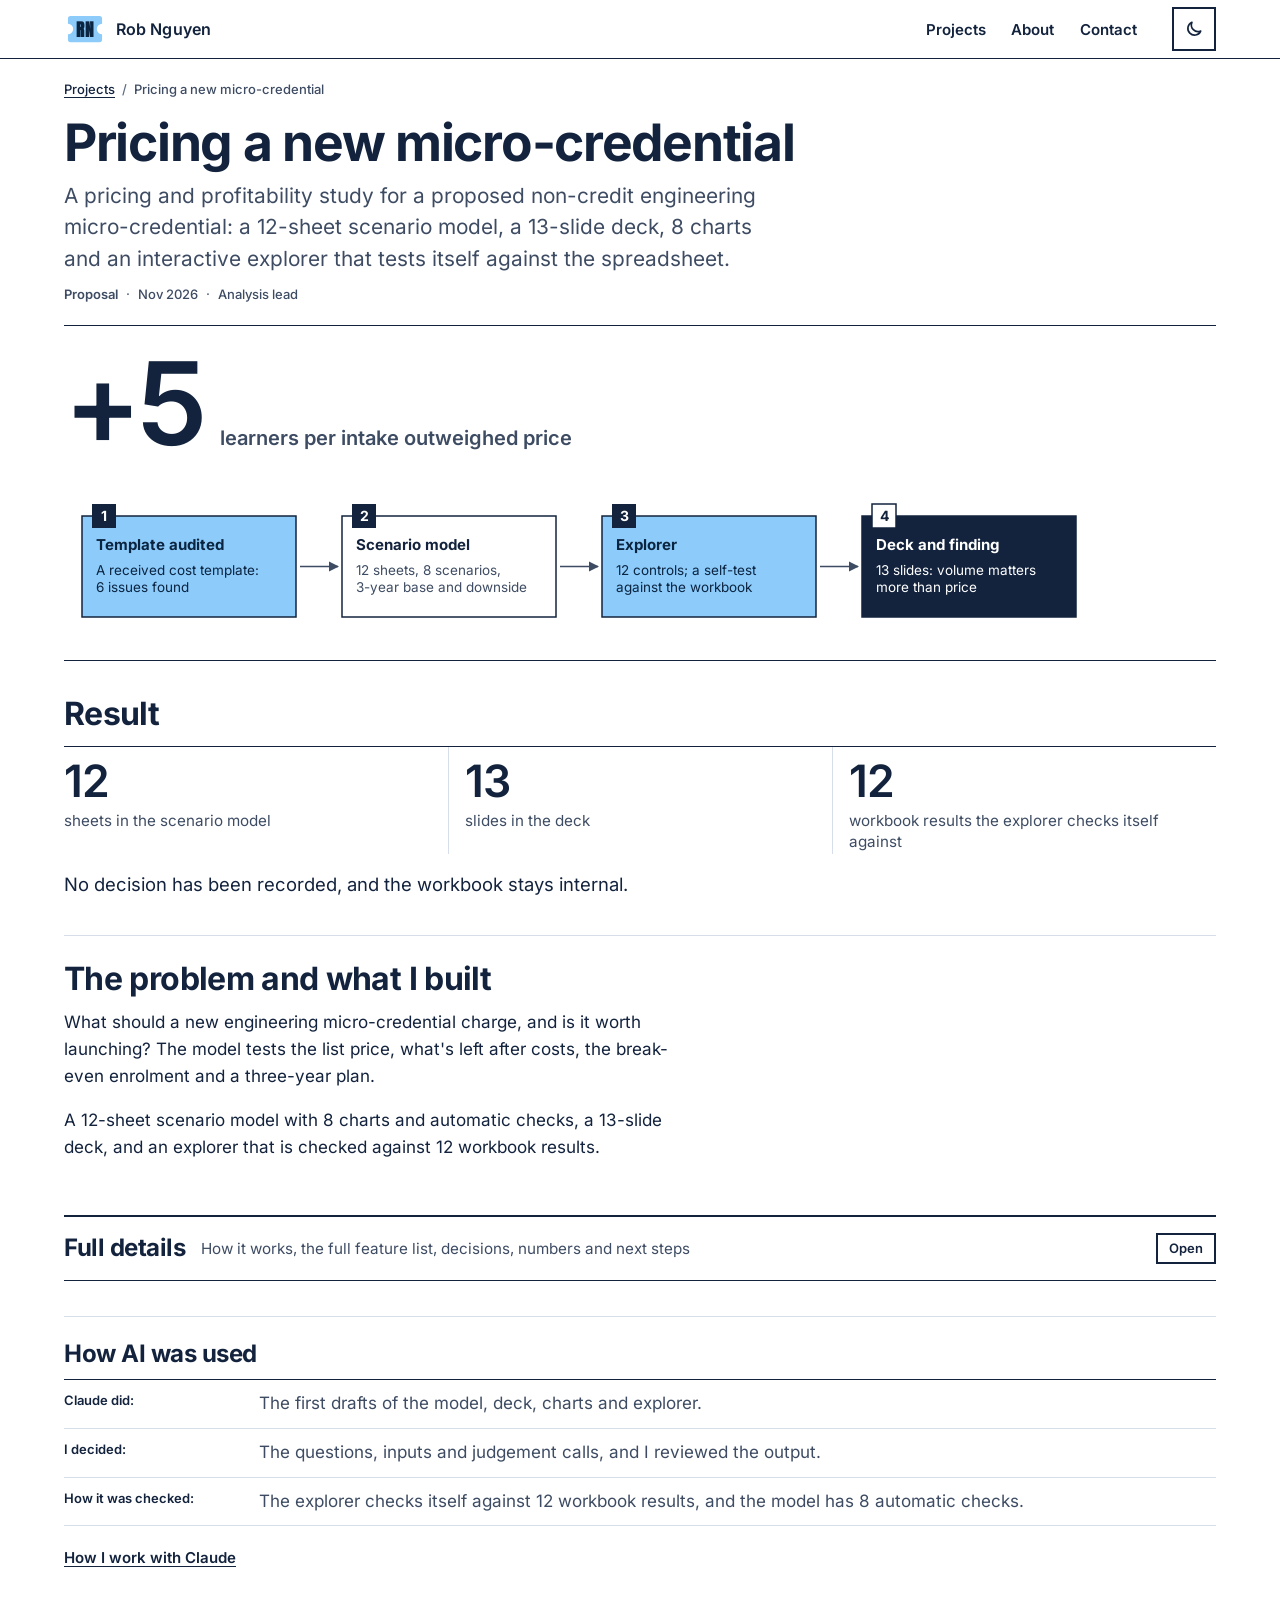
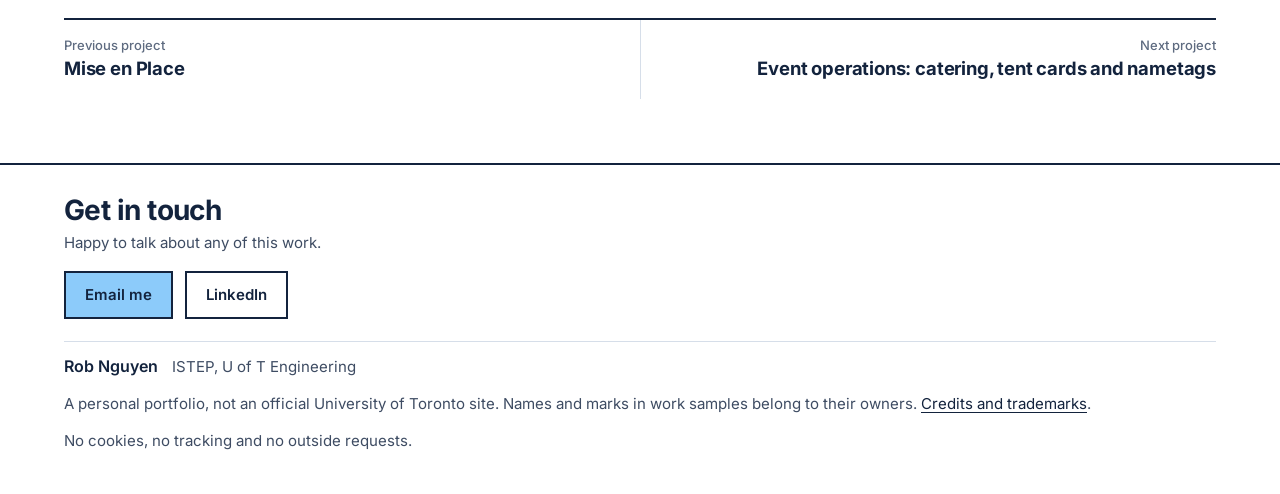
<file: projects/micro-credential-pricing.html>
<!doctype html>
<html lang="en-CA">
<head>
<meta charset="utf-8">
<meta name="viewport" content="width=device-width, initial-scale=1">
<meta http-equiv="Content-Security-Policy" content="default-src 'none'; script-src 'self'; style-src 'self'; img-src 'self'; media-src 'self'; font-src 'self'; connect-src 'none'; frame-src 'none'; object-src 'none'; base-uri 'none'; form-action 'none'">
<meta name="referrer" content="no-referrer">
<title>Pricing a new micro-credential | Rob Nguyen</title>
<meta name="description" content="A pricing study for a new engineering micro-credential: a 12-sheet scenario model, a 13-slide deck and an explorer that checks itself.">
<meta property="og:type" content="website">
<meta property="og:title" content="Pricing a new micro-credential | Rob Nguyen">
<meta property="og:description" content="A pricing study for a new engineering micro-credential: a 12-sheet scenario model, a 13-slide deck and an explorer that checks itself.">
<meta property="og:image" content="https://robnguyen.ca/img/social-card.png">
<meta property="og:image:alt" content="The name Rob Nguyen and the line I turn repetitive office work into AI tools people trust, beside a screenshot of the design competition planner in Demo Hall, a fictional venue.">
<meta property="og:url" content="https://robnguyen.ca/projects/micro-credential-pricing.html">
<link rel="canonical" href="https://robnguyen.ca/projects/micro-credential-pricing.html">
<link rel="icon" href="../favicon.ico" sizes="any">
<link rel="icon" href="../img/favicon.png" type="image/png">
<link rel="apple-touch-icon" href="../img/apple-touch-icon.png">
<link rel="stylesheet" href="../css/fonts.css">
<link rel="stylesheet" href="../css/site.css">
<link rel="stylesheet" href="../css/show.css">
<link rel="stylesheet" href="../css/wide.css" media="(min-width: 900px)">
<link rel="stylesheet" href="../css/desk.css" media="(min-width: 1024px)">
<link rel="stylesheet" href="../css/narrow.css" media="(max-width: 760px)">
<link rel="stylesheet" href="../css/small.css" media="(max-width: 480px)">
<link rel="stylesheet" href="../css/dark.css" media="(prefers-color-scheme: dark)" id="theme-dark">
<link rel="stylesheet" href="../css/show-short.css" media="(max-width: 760px) and (max-height: 700px)">
<link rel="stylesheet" href="../css/show-tiny.css" media="(max-width: 359px) and (max-height: 600px)">
<link rel="stylesheet" href="../css/show-flat.css" media="(max-height: 500px)">
<link rel="stylesheet" href="../css/motion.css" media="(prefers-reduced-motion: reduce)">
<link rel="stylesheet" href="../css/forced.css" media="(forced-colors: active)">
<link rel="stylesheet" href="../css/print.css" media="print">
<link rel="stylesheet" href="../css/show-motion.css" media="(prefers-reduced-motion: no-preference)">
<link rel="stylesheet" href="../css/show-hover.css" media="(hover: hover) and (prefers-reduced-motion: no-preference)">
<link rel="stylesheet" href="../css/transitions.css" media="(prefers-reduced-motion: no-preference)">
<link rel="stylesheet" href="../css/show-vt.css" media="(prefers-reduced-motion: no-preference)">
<script src="../js/theme.js"></script>
<script src="../js/site.js" defer></script>
<script src="../js/show.js" defer></script>
</head>
<body class="show">
<a class="skip-link" href="#main">Skip to main content</a>
<header class="site-header show-header">
<div class="wrap">
<a class="brand" href="../index.html"><svg class="ticket" viewBox="0 0 32 32" aria-hidden="true" focusable="false"><path class="tix" d="M5 6 H27 a2 2 0 0 1 2 2 V12 a4 4 0 0 0 0 8 V24 a2 2 0 0 1 -2 2 H5 a2 2 0 0 1 -2 -2 V20 a4 4 0 0 0 0 -8 V8 a2 2 0 0 1 2 -2 Z"/><text class="tix-rn" x="16" y="22.4" text-anchor="middle">RN</text></svg><span>Rob Nguyen</span></a>
<button type="button" class="menu-toggle" aria-expanded="false" aria-controls="site-nav" hidden><span class="menu-icon" aria-hidden="true"></span>Menu</button>
<nav class="site-nav" id="site-nav" aria-label="Main"><ul><li><a href="../work.html">Projects</a></li><li><a href="../about.html">About</a></li><li><a href="#contact">Contact</a></li></ul></nav>
<button type="button" class="theme-toggle" aria-label="Switch colour mode" hidden><svg class="ico-moon" viewBox="0 0 24 24" width="20" height="20" aria-hidden="true" focusable="false"><path d="M20 14.5A8 8 0 0 1 9.5 4a8 8 0 1 0 10.5 10.5z"/></svg><svg class="ico-sun" viewBox="0 0 24 24" width="20" height="20" aria-hidden="true" focusable="false"><circle cx="12" cy="12" r="4"/><path d="M12 2v2M12 20v2M4.9 4.9l1.4 1.4M17.7 17.7l1.4 1.4M2 12h2M20 12h2M4.9 19.1l1.4-1.4M17.7 6.3l1.4-1.4"/></svg></button>
</div>
</header>
<main id="main" tabindex="-1">
<div class="wrap show-head"><nav class="crumbs" aria-label="Breadcrumb"><ol><li><a href="../work.html">Projects</a></li><li><span aria-current="page">Pricing a new micro-credential</span></li></ol></nav><header class="show-title"><h1 class="display">Pricing a new micro-credential</h1><p class="lede">A pricing and profitability study for a proposed non-credit engineering micro-credential: a 12-sheet scenario model, a 13-slide deck, 8 charts and an interactive explorer that tests itself against the spreadsheet.</p><p class="meta-line"><span class="status">Proposal</span> <span class="sep" aria-hidden="true">&middot;</span> Nov 2026 <span class="sep" aria-hidden="true">&middot;</span> Analysis lead</p></header></div><div class="show-hero-wrap"><div class="show-hero typo-hero vt-micro-credential-pricing"><div class="wrap typo-hero-inner"><p class="typo-hero-big"><span class="display">+5</span> <span>learners per intake outweighed price</span></p><div class="typo-hero-diagram"><svg class="dg-wide" viewBox="0 0 1030 151" width="1030" height="151" aria-hidden="true" focusable="false"><defs><marker id="hero-micro-credential-pricing-w-head" viewBox="0 0 10 10" refX="9" refY="5" markerWidth="7" markerHeight="7" orient="auto-start-reverse"><path class="dg-head" d="M0,0 L10,5 L0,10 z"/></marker></defs><g class="dg-step k-check"><rect class="dg-box" x="18" y="32" width="214" height="101"/><rect class="dg-num" x="28" y="20" width="24" height="24"/><text class="dg-num-t" x="40" y="37" text-anchor="middle">1</text><text class="dg-t" x="32" y="66">Template audited</text><text class="dg-n" x="32" y="91">A received cost template:</text><text class="dg-n" x="32" y="108">6 issues found</text></g><path class="dg-arrow" d="M236,82.5 L274,82.5" marker-end="url(#hero-micro-credential-pricing-w-head)"/><g class="dg-step"><rect class="dg-box" x="278" y="32" width="214" height="101"/><rect class="dg-num" x="288" y="20" width="24" height="24"/><text class="dg-num-t" x="300" y="37" text-anchor="middle">2</text><text class="dg-t" x="292" y="66">Scenario model</text><text class="dg-n" x="292" y="91">12 sheets, 8 scenarios,</text><text class="dg-n" x="292" y="108">3-year base and downside</text></g><path class="dg-arrow" d="M496,82.5 L534,82.5" marker-end="url(#hero-micro-credential-pricing-w-head)"/><g class="dg-step k-check"><rect class="dg-box" x="538" y="32" width="214" height="101"/><rect class="dg-num" x="548" y="20" width="24" height="24"/><text class="dg-num-t" x="560" y="37" text-anchor="middle">3</text><text class="dg-t" x="552" y="66">Explorer</text><text class="dg-n" x="552" y="91">12 controls; a self-test</text><text class="dg-n" x="552" y="108">against the workbook</text></g><path class="dg-arrow" d="M756,82.5 L794,82.5" marker-end="url(#hero-micro-credential-pricing-w-head)"/><g class="dg-step k-out"><rect class="dg-box" x="798" y="32" width="214" height="101"/><rect class="dg-num" x="808" y="20" width="24" height="24"/><text class="dg-num-t" x="820" y="37" text-anchor="middle">4</text><text class="dg-t" x="812" y="66">Deck and finding</text><text class="dg-n" x="812" y="91">13 slides: volume matters</text><text class="dg-n" x="812" y="108">more than price</text></g></svg></div></div></div></div><div class="wrap"><section class="glance result-first" aria-labelledby="result-h"><h2 id="result-h">Result</h2><ul class="n-3"><li><strong class="display">12</strong><span>sheets in the scenario model</span></li><li><strong class="display">13</strong><span>slides in the deck</span></li><li><strong class="display">12</strong><span>workbook results the explorer checks itself against</span></li></ul><p class="result-outcome">No decision has been recorded, and the workbook stays internal.</p></section><section class="beat solo" aria-labelledby="story-h"><div class="beat-text"><h2 id="story-h">The problem and what I built</h2><p>What should a new engineering micro-credential charge, and is it worth launching? The model tests the list price, what&#x27;s left after costs, the break-even enrolment and a three-year plan.</p><p>A 12-sheet scenario model with 8 charts and automatic checks, a 13-slide deck, and an explorer that is checked against 12 workbook results.</p></div></section><details class="production-notes" id="details"><summary><span class="display">Full details</span><span class="pn-hint">How it works, the full feature list, decisions, numbers and next steps</span></summary><div class="prose pn-body"><h3 id="tools">Tools</h3><ul><li>Excel (openpyxl)</li><li>python-pptx</li><li>Charts</li><li>A single-file JS and SVG explorer</li></ul><blockquote class="pull-quote"><p>Volume matters more than price.</p><footer>The headline finding.</footer></blockquote><div class="pn-media typo-panel big"><span class="display">9 of 20</span><span>key inputs flagged as placeholders, on every slide</span></div><div class="pn-media beat-diagram"><figure class="diagram" id="diagram-scene-pricing-model"><svg class="dg-wide" viewBox="0 0 1030 151" width="1030" height="151" aria-hidden="true" focusable="false"><defs><marker id="scene-pricing-model-w-head" viewBox="0 0 10 10" refX="9" refY="5" markerWidth="7" markerHeight="7" orient="auto-start-reverse"><path class="dg-head" d="M0,0 L10,5 L0,10 z"/></marker></defs><g class="dg-step k-check"><rect class="dg-box" x="18" y="32" width="214" height="101"/><rect class="dg-num" x="28" y="20" width="24" height="24"/><text class="dg-num-t" x="40" y="37" text-anchor="middle">1</text><text class="dg-t" x="32" y="66">Template audited</text><text class="dg-n" x="32" y="91">A received cost template:</text><text class="dg-n" x="32" y="108">6 issues found</text></g><path class="dg-arrow" d="M236,82.5 L274,82.5" marker-end="url(#scene-pricing-model-w-head)"/><g class="dg-step"><rect class="dg-box" x="278" y="32" width="214" height="101"/><rect class="dg-num" x="288" y="20" width="24" height="24"/><text class="dg-num-t" x="300" y="37" text-anchor="middle">2</text><text class="dg-t" x="292" y="66">Scenario model</text><text class="dg-n" x="292" y="91">12 sheets, 8 scenarios,</text><text class="dg-n" x="292" y="108">3-year base and downside</text></g><path class="dg-arrow" d="M496,82.5 L534,82.5" marker-end="url(#scene-pricing-model-w-head)"/><g class="dg-step k-check"><rect class="dg-box" x="538" y="32" width="214" height="101"/><rect class="dg-num" x="548" y="20" width="24" height="24"/><text class="dg-num-t" x="560" y="37" text-anchor="middle">3</text><text class="dg-t" x="552" y="66">Explorer</text><text class="dg-n" x="552" y="91">12 controls; a self-test</text><text class="dg-n" x="552" y="108">against the workbook</text></g><path class="dg-arrow" d="M756,82.5 L794,82.5" marker-end="url(#scene-pricing-model-w-head)"/><g class="dg-step k-out"><rect class="dg-box" x="798" y="32" width="214" height="101"/><rect class="dg-num" x="808" y="20" width="24" height="24"/><text class="dg-num-t" x="820" y="37" text-anchor="middle">4</text><text class="dg-t" x="812" y="66">Deck and finding</text><text class="dg-n" x="812" y="91">13 slides: volume matters</text><text class="dg-n" x="812" y="108">more than price</text></g></svg><svg class="dg-tall" viewBox="0 0 366 610" width="366" height="610" aria-hidden="true" focusable="false"><defs><marker id="scene-pricing-model-t-head" viewBox="0 0 10 10" refX="9" refY="5" markerWidth="7" markerHeight="7" orient="auto-start-reverse"><path class="dg-head" d="M0,0 L10,5 L0,10 z"/></marker></defs><g class="dg-step k-check"><rect class="dg-box" x="18" y="32" width="330" height="110"/><rect class="dg-num" x="28" y="20" width="24" height="24"/><text class="dg-num-t" x="40" y="37" text-anchor="middle">1</text><text class="dg-t" x="32" y="69">Template audited</text><text class="dg-n" x="32" y="97">A received cost template:</text><text class="dg-n" x="32" y="117">6 issues found</text></g><path class="dg-arrow" d="M183.0,145 L183.0,166" marker-end="url(#scene-pricing-model-t-head)"/><g class="dg-step"><rect class="dg-box" x="18" y="182" width="330" height="110"/><rect class="dg-num" x="28" y="170" width="24" height="24"/><text class="dg-num-t" x="40" y="187" text-anchor="middle">2</text><text class="dg-t" x="32" y="219">Scenario model</text><text class="dg-n" x="32" y="247">12 sheets, 8 scenarios,</text><text class="dg-n" x="32" y="267">3-year base and downside</text></g><path class="dg-arrow" d="M183.0,295 L183.0,316" marker-end="url(#scene-pricing-model-t-head)"/><g class="dg-step k-check"><rect class="dg-box" x="18" y="332" width="330" height="110"/><rect class="dg-num" x="28" y="320" width="24" height="24"/><text class="dg-num-t" x="40" y="337" text-anchor="middle">3</text><text class="dg-t" x="32" y="369">Explorer</text><text class="dg-n" x="32" y="397">12 controls; a self-test</text><text class="dg-n" x="32" y="417">against the workbook</text></g><path class="dg-arrow" d="M183.0,445 L183.0,466" marker-end="url(#scene-pricing-model-t-head)"/><g class="dg-step k-out"><rect class="dg-box" x="18" y="482" width="330" height="110"/><rect class="dg-num" x="28" y="470" width="24" height="24"/><text class="dg-num-t" x="40" y="487" text-anchor="middle">4</text><text class="dg-t" x="32" y="519">Deck and finding</text><text class="dg-n" x="32" y="547">13 slides: volume matters</text><text class="dg-n" x="32" y="567">more than price</text></g></svg><div class="sr-only"><p>Pricing study: from template to finding, step by step:</p><ol><li>Template audited: A received cost template: 6 issues found</li><li>Scenario model: 12 sheets, 8 scenarios, 3-year base and downside</li><li>Explorer: 12 controls; a self-test against the workbook</li><li>Deck and finding: 13 slides: volume matters more than price</li></ol></div><figcaption>From the received cost template to the headline finding. The explorer is checked against 12 workbook results.</figcaption></figure></div><h3 id="problem">The question</h3>
<p>What should a new engineering micro-credential charge, and is it worth launching? The model tests the proposed list price, what's left after delivery costs, fees, overhead and the launch cost, the break-even enrolment, and a three-year plan.</p>

<h3 id="built">What I built</h3>
<h4>A scenario model (12 sheets)</h4>
<ul>
<li>a dashboard with 8 charts and 8 automatic model checks</li>
<li>8 scenarios</li>
<li>a 3-year view (base and downside)</li>
<li>a price optimizer with three demand curves</li>
<li>a contribution grid (11 prices by 14 enrolment levels)</li>
<li>a sensitivity tornado</li>
<li>editable assumptions</li>
<li>17 market comparables, each with its URL and the date it was seen</li>
<li>notes</li>
</ul>
<h4>A deck and an explorer</h4>
<ul>
<li><strong>A 13-slide deck</strong> in action-title style, including risks, next steps and an appendix on issues in the template.</li>
<li><strong>An interactive explorer:</strong> 12 controls, 4 headline tiles and 3 charts, with dark mode, ARIA labels and Canadian number formatting.</li>
<li><strong>The explorer tests itself.</strong> A built-in self-test checks its JavaScript against results cached from the workbook, so the web tool is checked against 12 workbook results.</li>
</ul>

<h3 id="decisions">Key decisions and findings</h3>
<ul>
<li><strong>Gave a price band instead of one number.</strong> The demand curve is run at three elasticities.</li>
<li><strong>Said what drove the results.</strong> The notes say plainly that switching from the template's discount stack to individual list prices plus discounted employer cohorts improved the results because of the policy, not because of new demand data.</li>
<li><strong>Placeholders labelled.</strong> 9 of the 20 key inputs are flagged as placeholders, and every slide footer says so.</li>
<li><strong>The source template, audited.</strong> An audit of the cost template the model started from found 6 issues, including swapped labels and formulas overwritten with typed values. That template came from another unit, and I credit it as a received tool.</li>
<li><strong>The headline finding: "volume matters more than price."</strong> The modelled best price was close to the proposed price, and five more learners per intake mattered far more.</li>
</ul>

<h3 id="results">Results and status</h3>
<p>A draft for discussion. No decision has been recorded. The workbook itself stays internal.</p>

<h3 id="next">What I'd do next</h3>
<ul>
<li>If the course goes ahead, replace the placeholder inputs with confirmed figures and re-run the scenarios.</li>
<li>Share a genericized version of the explorer here, with internal figures removed.</li>
</ul>
<p class="close-details"><a href="#details">Close details</a></p></div></details><aside class="ai-strip" aria-labelledby="ai-h"><h2 id="ai-h">How AI was used</h2><dl class="ai-lines"><div><dt>Claude did:</dt><dd>The first drafts of the model, deck, charts and explorer.</dd></div><div><dt>I decided:</dt><dd>The questions, inputs and judgement calls, and I reviewed the output.</dd></div><div><dt>How it was checked:</dt><dd>The explorer checks itself against 12 workbook results, and the model has 8 automatic checks.</dd></div></dl><p class="ai-more"><a href="../about.html#how-i-work">How I work with Claude</a></p></aside><nav class="next-prev" aria-label="Previous and next project"><a href="mise-en-place.html"><span>Previous project</span><strong>Mise en Place</strong></a><a class="next" href="event-operations.html"><span>Next project</span><strong>Event operations: catering, tent cards and nametags</strong></a></nav></div>
</main>
<footer class="site-footer stage-footer">
<div class="wrap">
<section class="footer-contact" id="contact" aria-labelledby="contact-h"><h2 id="contact-h">Get in touch</h2><p class="footer-contact-text">Happy to talk about any of this work.</p><ul class="hire-buttons"><li><a class="btn-stage" href="mailto:robert.ad.nguyen@gmail.com">Email me</a></li><li><a class="btn-line" href="https://www.linkedin.com/in/robert-ad-nguyen/" target="_blank" rel="noopener noreferrer">LinkedIn<span class="sr-only"> (opens in a new tab)</span></a></li></ul></section>
<p class="footer-sign"><span class="wordmark">Rob Nguyen</span> ISTEP, U of T Engineering</p>
<p>A personal portfolio, not an official University of Toronto site. Names and marks in work samples belong to their owners. <a href="../credits.html">Credits and trademarks</a>.</p>
<p>No cookies, no tracking and no outside requests.</p>
</div>
</footer>
</body>
</html>
</file>
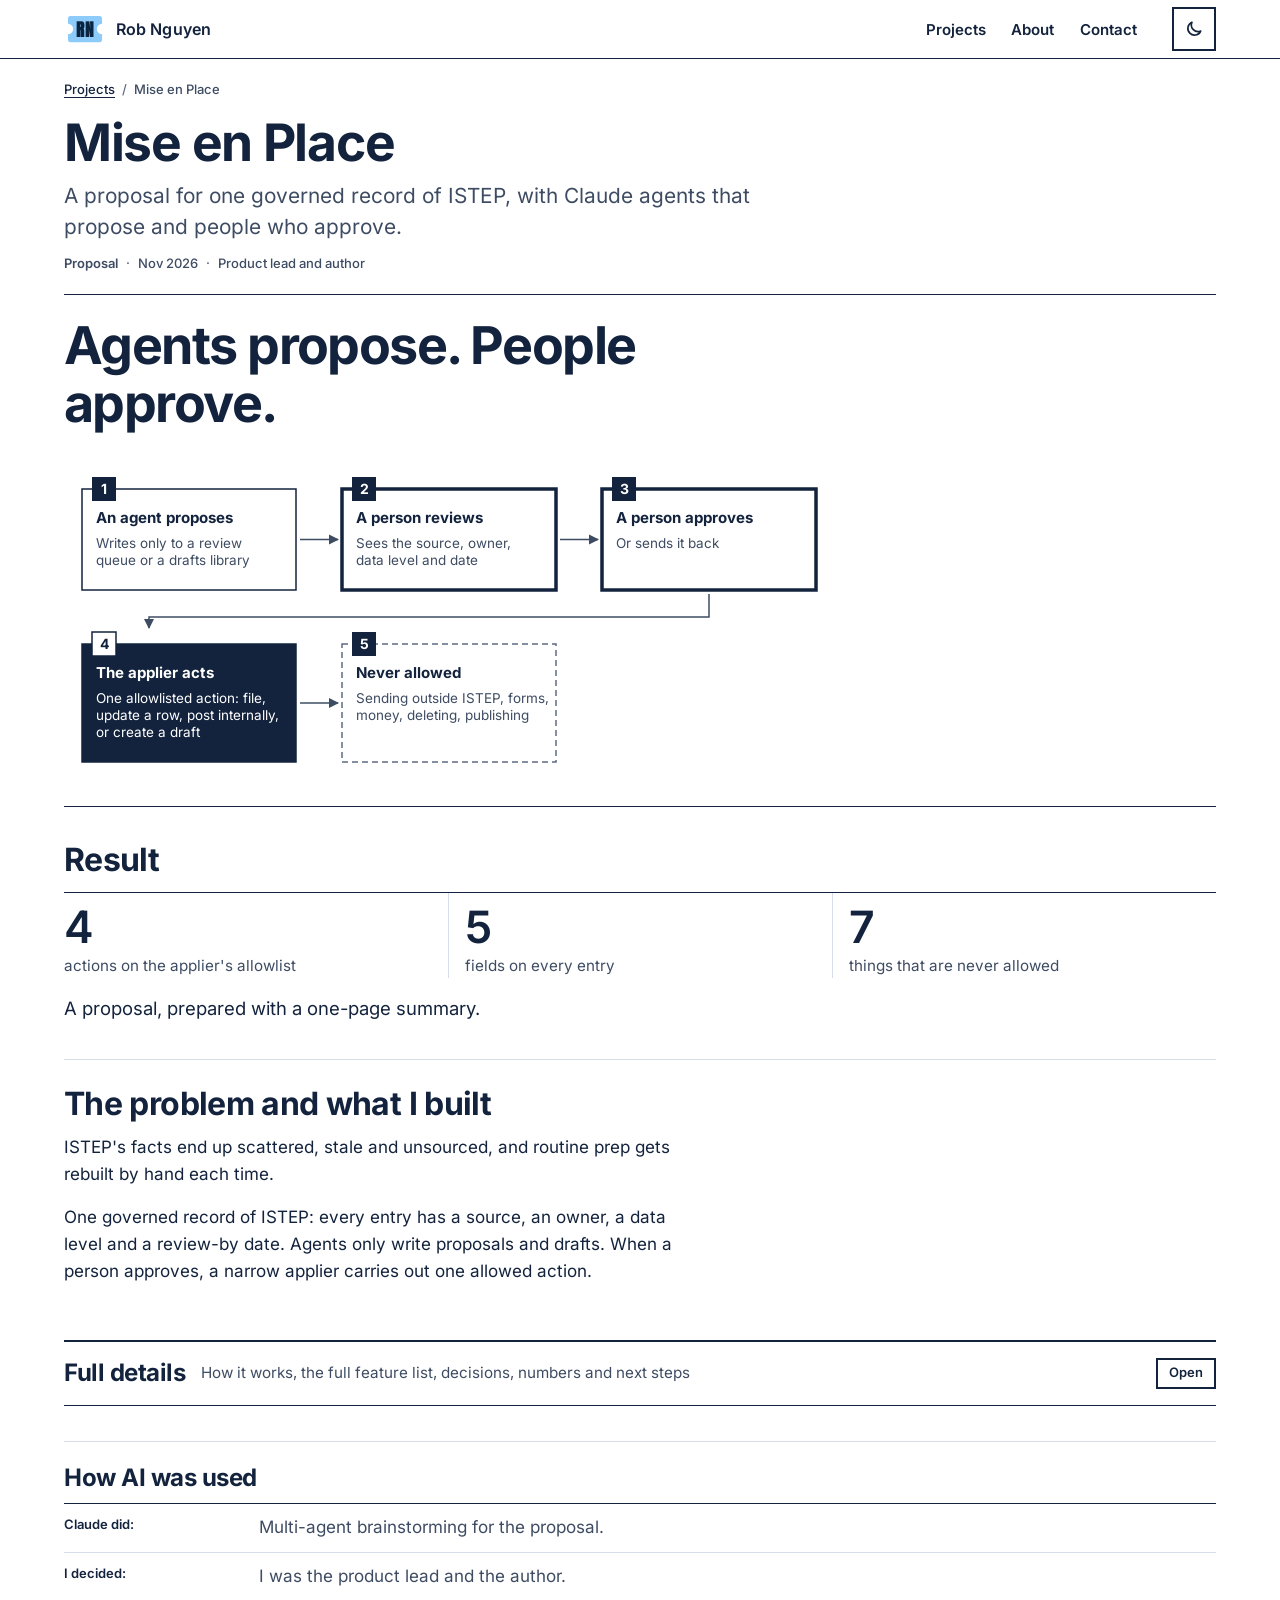
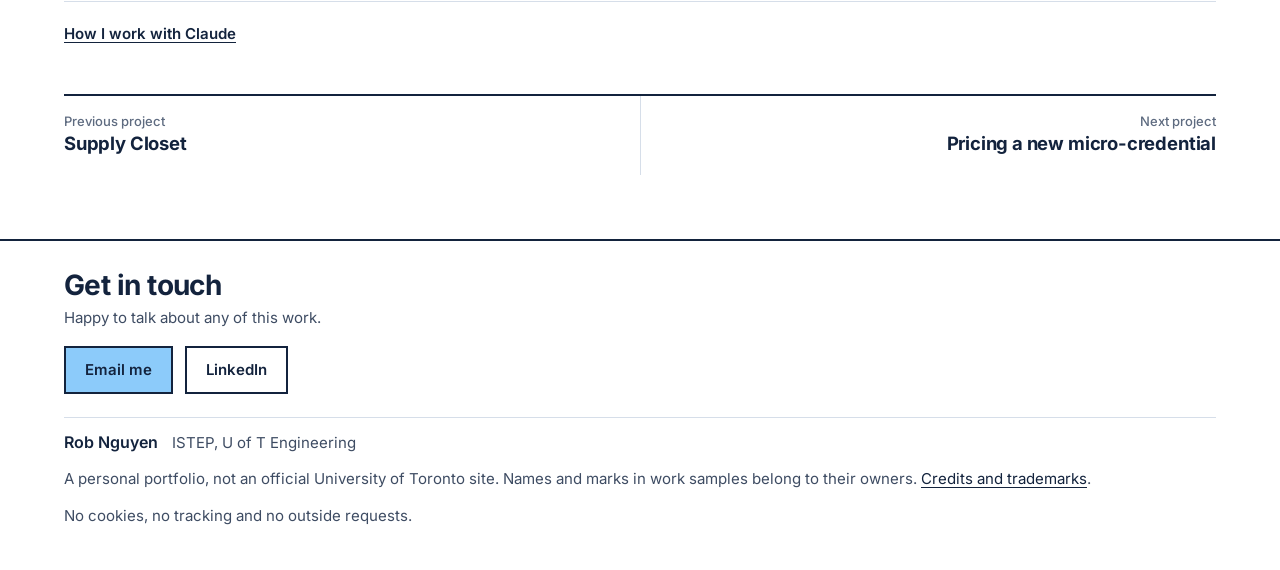
<file: projects/mise-en-place.html>
<!doctype html>
<html lang="en-CA">
<head>
<meta charset="utf-8">
<meta name="viewport" content="width=device-width, initial-scale=1">
<meta http-equiv="Content-Security-Policy" content="default-src 'none'; script-src 'self'; style-src 'self'; img-src 'self'; media-src 'self'; font-src 'self'; connect-src 'none'; frame-src 'none'; object-src 'none'; base-uri 'none'; form-action 'none'">
<meta name="referrer" content="no-referrer">
<title>Mise en Place | Rob Nguyen</title>
<meta name="description" content="A proposal for one governed record of ISTEP, with Claude agents that propose and people who approve.">
<meta property="og:type" content="website">
<meta property="og:title" content="Mise en Place | Rob Nguyen">
<meta property="og:description" content="A proposal for one governed record of ISTEP, with Claude agents that propose and people who approve.">
<meta property="og:image" content="https://robnguyen.ca/img/social-card.png">
<meta property="og:image:alt" content="The name Rob Nguyen and the line I turn repetitive office work into AI tools people trust, beside a screenshot of the design competition planner in Demo Hall, a fictional venue.">
<meta property="og:url" content="https://robnguyen.ca/projects/mise-en-place.html">
<link rel="canonical" href="https://robnguyen.ca/projects/mise-en-place.html">
<link rel="icon" href="../favicon.ico" sizes="any">
<link rel="icon" href="../img/favicon.png" type="image/png">
<link rel="apple-touch-icon" href="../img/apple-touch-icon.png">
<link rel="stylesheet" href="../css/fonts.css">
<link rel="stylesheet" href="../css/site.css">
<link rel="stylesheet" href="../css/show.css">
<link rel="stylesheet" href="../css/wide.css" media="(min-width: 900px)">
<link rel="stylesheet" href="../css/desk.css" media="(min-width: 1024px)">
<link rel="stylesheet" href="../css/narrow.css" media="(max-width: 760px)">
<link rel="stylesheet" href="../css/small.css" media="(max-width: 480px)">
<link rel="stylesheet" href="../css/dark.css" media="(prefers-color-scheme: dark)" id="theme-dark">
<link rel="stylesheet" href="../css/show-short.css" media="(max-width: 760px) and (max-height: 700px)">
<link rel="stylesheet" href="../css/show-tiny.css" media="(max-width: 359px) and (max-height: 600px)">
<link rel="stylesheet" href="../css/show-flat.css" media="(max-height: 500px)">
<link rel="stylesheet" href="../css/motion.css" media="(prefers-reduced-motion: reduce)">
<link rel="stylesheet" href="../css/forced.css" media="(forced-colors: active)">
<link rel="stylesheet" href="../css/print.css" media="print">
<link rel="stylesheet" href="../css/show-motion.css" media="(prefers-reduced-motion: no-preference)">
<link rel="stylesheet" href="../css/show-hover.css" media="(hover: hover) and (prefers-reduced-motion: no-preference)">
<link rel="stylesheet" href="../css/transitions.css" media="(prefers-reduced-motion: no-preference)">
<link rel="stylesheet" href="../css/show-vt.css" media="(prefers-reduced-motion: no-preference)">
<script src="../js/theme.js"></script>
<script src="../js/site.js" defer></script>
<script src="../js/show.js" defer></script>
</head>
<body class="show">
<a class="skip-link" href="#main">Skip to main content</a>
<header class="site-header show-header">
<div class="wrap">
<a class="brand" href="../index.html"><svg class="ticket" viewBox="0 0 32 32" aria-hidden="true" focusable="false"><path class="tix" d="M5 6 H27 a2 2 0 0 1 2 2 V12 a4 4 0 0 0 0 8 V24 a2 2 0 0 1 -2 2 H5 a2 2 0 0 1 -2 -2 V20 a4 4 0 0 0 0 -8 V8 a2 2 0 0 1 2 -2 Z"/><text class="tix-rn" x="16" y="22.4" text-anchor="middle">RN</text></svg><span>Rob Nguyen</span></a>
<button type="button" class="menu-toggle" aria-expanded="false" aria-controls="site-nav" hidden><span class="menu-icon" aria-hidden="true"></span>Menu</button>
<nav class="site-nav" id="site-nav" aria-label="Main"><ul><li><a href="../work.html">Projects</a></li><li><a href="../about.html">About</a></li><li><a href="#contact">Contact</a></li></ul></nav>
<button type="button" class="theme-toggle" aria-label="Switch colour mode" hidden><svg class="ico-moon" viewBox="0 0 24 24" width="20" height="20" aria-hidden="true" focusable="false"><path d="M20 14.5A8 8 0 0 1 9.5 4a8 8 0 1 0 10.5 10.5z"/></svg><svg class="ico-sun" viewBox="0 0 24 24" width="20" height="20" aria-hidden="true" focusable="false"><circle cx="12" cy="12" r="4"/><path d="M12 2v2M12 20v2M4.9 4.9l1.4 1.4M17.7 17.7l1.4 1.4M2 12h2M20 12h2M4.9 19.1l1.4-1.4M17.7 6.3l1.4-1.4"/></svg></button>
</div>
</header>
<main id="main" tabindex="-1">
<div class="wrap show-head"><nav class="crumbs" aria-label="Breadcrumb"><ol><li><a href="../work.html">Projects</a></li><li><span aria-current="page">Mise en Place</span></li></ol></nav><header class="show-title"><h1 class="display">Mise en Place</h1><p class="lede">A proposal for one governed record of ISTEP, with Claude agents that propose and people who approve.</p><p class="meta-line"><span class="status">Proposal</span> <span class="sep" aria-hidden="true">&middot;</span> Nov 2026 <span class="sep" aria-hidden="true">&middot;</span> Product lead and author</p></header></div><div class="show-hero-wrap"><div class="show-hero typo-hero vt-mise-en-place"><div class="wrap typo-hero-inner"><p class="typo-hero-quote">Agents propose. People approve.</p><div class="typo-hero-diagram"><svg class="dg-wide" viewBox="0 0 770 323" width="770" height="323" aria-hidden="true" focusable="false"><defs><marker id="hero-mise-en-place-w-head" viewBox="0 0 10 10" refX="9" refY="5" markerWidth="7" markerHeight="7" orient="auto-start-reverse"><path class="dg-head" d="M0,0 L10,5 L0,10 z"/></marker></defs><g class="dg-step"><rect class="dg-box" x="18" y="32" width="214" height="101"/><rect class="dg-num" x="28" y="20" width="24" height="24"/><text class="dg-num-t" x="40" y="37" text-anchor="middle">1</text><text class="dg-t" x="32" y="66">An agent proposes</text><text class="dg-n" x="32" y="91">Writes only to a review</text><text class="dg-n" x="32" y="108">queue or a drafts library</text></g><path class="dg-arrow" d="M236,82.5 L274,82.5" marker-end="url(#hero-mise-en-place-w-head)"/><g class="dg-step k-person"><rect class="dg-box" x="278" y="32" width="214" height="101"/><rect class="dg-num" x="288" y="20" width="24" height="24"/><text class="dg-num-t" x="300" y="37" text-anchor="middle">2</text><text class="dg-t" x="292" y="66">A person reviews</text><text class="dg-n" x="292" y="91">Sees the source, owner,</text><text class="dg-n" x="292" y="108">data level and date</text></g><path class="dg-arrow" d="M496,82.5 L534,82.5" marker-end="url(#hero-mise-en-place-w-head)"/><g class="dg-step k-person"><rect class="dg-box" x="538" y="32" width="214" height="101"/><rect class="dg-num" x="548" y="20" width="24" height="24"/><text class="dg-num-t" x="560" y="37" text-anchor="middle">3</text><text class="dg-t" x="552" y="66">A person approves</text><text class="dg-n" x="552" y="91">Or sends it back</text></g><path class="dg-arrow" d="M645.0,137 L645.0,160.0 L85.0,160.0 L85.0,171" marker-end="url(#hero-mise-en-place-w-head)"/><g class="dg-step k-out"><rect class="dg-box" x="18" y="187" width="214" height="118"/><rect class="dg-num" x="28" y="175" width="24" height="24"/><text class="dg-num-t" x="40" y="192" text-anchor="middle">4</text><text class="dg-t" x="32" y="221">The applier acts</text><text class="dg-n" x="32" y="246">One allowlisted action: file,</text><text class="dg-n" x="32" y="263">update a row, post internally,</text><text class="dg-n" x="32" y="280">or create a draft</text></g><path class="dg-arrow" d="M236,246.0 L274,246.0" marker-end="url(#hero-mise-en-place-w-head)"/><g class="dg-step k-stop"><rect class="dg-box" x="278" y="187" width="214" height="118"/><rect class="dg-num" x="288" y="175" width="24" height="24"/><text class="dg-num-t" x="300" y="192" text-anchor="middle">5</text><text class="dg-t" x="292" y="221">Never allowed</text><text class="dg-n" x="292" y="246">Sending outside ISTEP, forms,</text><text class="dg-n" x="292" y="263">money, deleting, publishing</text></g></svg></div></div></div></div><div class="wrap"><section class="glance result-first" aria-labelledby="result-h"><h2 id="result-h">Result</h2><ul class="n-3"><li><strong class="display">4</strong><span>actions on the applier&#x27;s allowlist</span></li><li><strong class="display">5</strong><span>fields on every entry</span></li><li><strong class="display">7</strong><span>things that are never allowed</span></li></ul><p class="result-outcome">A proposal, prepared with a one-page summary.</p></section><section class="beat solo" aria-labelledby="story-h"><div class="beat-text"><h2 id="story-h">The problem and what I built</h2><p>ISTEP&#x27;s facts end up scattered, stale and unsourced, and routine prep gets rebuilt by hand each time.</p><p>One governed record of ISTEP: every entry has a source, an owner, a data level and a review-by date. Agents only write proposals and drafts. When a person approves, a narrow applier carries out one allowed action.</p></div></section><details class="production-notes" id="details"><summary><span class="display">Full details</span><span class="pn-hint">How it works, the full feature list, decisions, numbers and next steps</span></summary><div class="prose pn-body"><h3 id="tools">Tools</h3><ul><li>Claude, with multi-agent brainstorming</li></ul><blockquote class="pull-quote"><p>Staff are the chefs.</p><footer>In a kitchen, mise en place means everything is prepped before the chef cooks.</footer></blockquote><figure class="pn-media typo-panel list"><ul><li>Deadline cards</li><li>Event packets</li><li>Board packs</li><li>Annual reports</li></ul><figcaption>Routine prep, rebuilt by hand each time.</figcaption></figure><h3 id="problem">The problem</h3>
<p>ISTEP's facts (programs, partners, deadlines, procedures, figures) end up scattered, stale and unsourced. Routine prep, such as deadline cards, event packets, board packs and annual reports, gets rebuilt by hand each time.</p>

<h3 id="built">The idea</h3>
<p>One governed record of ISTEP, with Claude agents that propose and people who approve.</p>
<ul>
<li><strong>The record.</strong> Every entry has a source, an owner (by role), a data level, a review-by date and a restriction tag.</li>
<li><strong>The rule.</strong> Agents only write to a review queue and a drafts library. When a person approves, an automated "applier" carries out one action from a fixed allowlist: file a document, update a row, post internally, or create an Outlook <em>draft</em>.</li>
<li><strong>Never allowed:</strong> sending outside ISTEP, submitting forms, touching money, deleting, publishing, rating staff, or acting on instructions found in content.</li>
<li><strong>The name.</strong> In a kitchen, <em>mise en place</em> means everything is prepped before the chef cooks. Staff are the chefs.</li>
</ul>

<h3 id="how">How it works: the governance pattern</h3>
<figure class="diagram" id="diagram-mise-flow"><svg class="dg-wide" viewBox="0 0 770 323" width="770" height="323" aria-hidden="true" focusable="false"><defs><marker id="mise-flow-w-head" viewBox="0 0 10 10" refX="9" refY="5" markerWidth="7" markerHeight="7" orient="auto-start-reverse"><path class="dg-head" d="M0,0 L10,5 L0,10 z"/></marker></defs><g class="dg-step"><rect class="dg-box" x="18" y="32" width="214" height="101"/><rect class="dg-num" x="28" y="20" width="24" height="24"/><text class="dg-num-t" x="40" y="37" text-anchor="middle">1</text><text class="dg-t" x="32" y="66">An agent proposes</text><text class="dg-n" x="32" y="91">Writes only to a review</text><text class="dg-n" x="32" y="108">queue or a drafts library</text></g><path class="dg-arrow" d="M236,82.5 L274,82.5" marker-end="url(#mise-flow-w-head)"/><g class="dg-step k-person"><rect class="dg-box" x="278" y="32" width="214" height="101"/><rect class="dg-num" x="288" y="20" width="24" height="24"/><text class="dg-num-t" x="300" y="37" text-anchor="middle">2</text><text class="dg-t" x="292" y="66">A person reviews</text><text class="dg-n" x="292" y="91">Sees the source, owner,</text><text class="dg-n" x="292" y="108">data level and date</text></g><path class="dg-arrow" d="M496,82.5 L534,82.5" marker-end="url(#mise-flow-w-head)"/><g class="dg-step k-person"><rect class="dg-box" x="538" y="32" width="214" height="101"/><rect class="dg-num" x="548" y="20" width="24" height="24"/><text class="dg-num-t" x="560" y="37" text-anchor="middle">3</text><text class="dg-t" x="552" y="66">A person approves</text><text class="dg-n" x="552" y="91">Or sends it back</text></g><path class="dg-arrow" d="M645.0,137 L645.0,160.0 L85.0,160.0 L85.0,171" marker-end="url(#mise-flow-w-head)"/><g class="dg-step k-out"><rect class="dg-box" x="18" y="187" width="214" height="118"/><rect class="dg-num" x="28" y="175" width="24" height="24"/><text class="dg-num-t" x="40" y="192" text-anchor="middle">4</text><text class="dg-t" x="32" y="221">The applier acts</text><text class="dg-n" x="32" y="246">One allowlisted action: file,</text><text class="dg-n" x="32" y="263">update a row, post internally,</text><text class="dg-n" x="32" y="280">or create a draft</text></g><path class="dg-arrow" d="M236,246.0 L274,246.0" marker-end="url(#mise-flow-w-head)"/><g class="dg-step k-stop"><rect class="dg-box" x="278" y="187" width="214" height="118"/><rect class="dg-num" x="288" y="175" width="24" height="24"/><text class="dg-num-t" x="300" y="192" text-anchor="middle">5</text><text class="dg-t" x="292" y="221">Never allowed</text><text class="dg-n" x="292" y="246">Sending outside ISTEP, forms,</text><text class="dg-n" x="292" y="263">money, deleting, publishing</text></g></svg><svg class="dg-tall" viewBox="0 0 366 760" width="366" height="760" aria-hidden="true" focusable="false"><defs><marker id="mise-flow-t-head" viewBox="0 0 10 10" refX="9" refY="5" markerWidth="7" markerHeight="7" orient="auto-start-reverse"><path class="dg-head" d="M0,0 L10,5 L0,10 z"/></marker></defs><g class="dg-step"><rect class="dg-box" x="18" y="32" width="330" height="110"/><rect class="dg-num" x="28" y="20" width="24" height="24"/><text class="dg-num-t" x="40" y="37" text-anchor="middle">1</text><text class="dg-t" x="32" y="69">An agent proposes</text><text class="dg-n" x="32" y="97">Writes only to a review</text><text class="dg-n" x="32" y="117">queue or a drafts library</text></g><path class="dg-arrow" d="M183.0,145 L183.0,166" marker-end="url(#mise-flow-t-head)"/><g class="dg-step k-person"><rect class="dg-box" x="18" y="182" width="330" height="110"/><rect class="dg-num" x="28" y="170" width="24" height="24"/><text class="dg-num-t" x="40" y="187" text-anchor="middle">2</text><text class="dg-t" x="32" y="219">A person reviews</text><text class="dg-n" x="32" y="247">Sees the source, owner,</text><text class="dg-n" x="32" y="267">data level and date</text></g><path class="dg-arrow" d="M183.0,295 L183.0,316" marker-end="url(#mise-flow-t-head)"/><g class="dg-step k-person"><rect class="dg-box" x="18" y="332" width="330" height="90"/><rect class="dg-num" x="28" y="320" width="24" height="24"/><text class="dg-num-t" x="40" y="337" text-anchor="middle">3</text><text class="dg-t" x="32" y="369">A person approves</text><text class="dg-n" x="32" y="397">Or sends it back</text></g><path class="dg-arrow" d="M183.0,425 L183.0,446" marker-end="url(#mise-flow-t-head)"/><g class="dg-step k-out"><rect class="dg-box" x="18" y="462" width="330" height="130"/><rect class="dg-num" x="28" y="450" width="24" height="24"/><text class="dg-num-t" x="40" y="467" text-anchor="middle">4</text><text class="dg-t" x="32" y="499">The applier acts</text><text class="dg-n" x="32" y="527">One allowlisted action: file,</text><text class="dg-n" x="32" y="547">update a row, post internally,</text><text class="dg-n" x="32" y="567">or create a draft</text></g><path class="dg-arrow" d="M183.0,595 L183.0,616" marker-end="url(#mise-flow-t-head)"/><g class="dg-step k-stop"><rect class="dg-box" x="18" y="632" width="330" height="110"/><rect class="dg-num" x="28" y="620" width="24" height="24"/><text class="dg-num-t" x="40" y="637" text-anchor="middle">5</text><text class="dg-t" x="32" y="669">Never allowed</text><text class="dg-n" x="32" y="697">Sending outside ISTEP, forms,</text><text class="dg-n" x="32" y="717">money, deleting, publishing</text></g></svg><div class="sr-only"><p>Mise en Place governance pattern, step by step:</p><ol><li>An agent proposes: Writes only to a review queue or a drafts library</li><li>A person reviews: Sees the source, owner, data level and date</li><li>A person approves: Or sends it back</li><li>The applier acts: One allowlisted action: file, update a row, post internally, or create a draft</li><li>Never allowed: Sending outside ISTEP, forms, money, deleting, publishing</li></ol></div><figcaption>The Mise en Place pattern: agents propose, a person approves, and an applier carries out one action from a fixed allowlist. Some actions are never allowed at all.</figcaption></figure>
<ul>
<li><strong>Agents never act directly.</strong> Their only outputs are proposals and drafts.</li>
<li><strong>A person approves every change</strong> to the record, with the source, owner, data level and review date in front of them.</li>
<li><strong>The applier is deliberately narrow:</strong> a short, fixed allowlist of actions, all of them inside ISTEP.</li>
<li><strong>Some things are off the table entirely,</strong> whatever an agent or a document asks for.</li>
<li>The agents continue the <a href="../projects/virtual-office.html">Virtual Office</a> cast: mostly cat-named.</li>
</ul>

<h3 id="decisions">Key decisions</h3>
<ul>
<li><strong>Propose, then a person approves.</strong> The same rule as Virtual Office's "It drafts. You send.", applied to a shared record.</li>
<li><strong>Every fact carries its provenance,</strong> so the record can be trusted and re-checked.</li>
<li><strong>Instructions found in content are never followed,</strong> which closes off prompt injection.</li>
</ul>

<h3 id="results">Results and status</h3>
<p>A proposal, prepared with a one-page summary. This page covers the concept and the governance pattern only.</p>

<h3 id="next">What I'd do next</h3>
<p>The committed plans that sit around this proposal are an Office Handbook, an Ops Almanac and an Event Packet pilot.</p>
<p class="close-details"><a href="#details">Close details</a></p></div></details><aside class="ai-strip" aria-labelledby="ai-h"><h2 id="ai-h">How AI was used</h2><dl class="ai-lines"><div><dt>Claude did:</dt><dd>Multi-agent brainstorming for the proposal.</dd></div><div><dt>I decided:</dt><dd>I was the product lead and the author.</dd></div></dl><p class="ai-more"><a href="../about.html#how-i-work">How I work with Claude</a></p></aside><nav class="next-prev" aria-label="Previous and next project"><a href="supply-closet.html"><span>Previous project</span><strong>Supply Closet</strong></a><a class="next" href="micro-credential-pricing.html"><span>Next project</span><strong>Pricing a new micro-credential</strong></a></nav></div>
</main>
<footer class="site-footer stage-footer">
<div class="wrap">
<section class="footer-contact" id="contact" aria-labelledby="contact-h"><h2 id="contact-h">Get in touch</h2><p class="footer-contact-text">Happy to talk about any of this work.</p><ul class="hire-buttons"><li><a class="btn-stage" href="mailto:robert.ad.nguyen@gmail.com">Email me</a></li><li><a class="btn-line" href="https://www.linkedin.com/in/robert-ad-nguyen/" target="_blank" rel="noopener noreferrer">LinkedIn<span class="sr-only"> (opens in a new tab)</span></a></li></ul></section>
<p class="footer-sign"><span class="wordmark">Rob Nguyen</span> ISTEP, U of T Engineering</p>
<p>A personal portfolio, not an official University of Toronto site. Names and marks in work samples belong to their owners. <a href="../credits.html">Credits and trademarks</a>.</p>
<p>No cookies, no tracking and no outside requests.</p>
</div>
</footer>
</body>
</html>
</file>
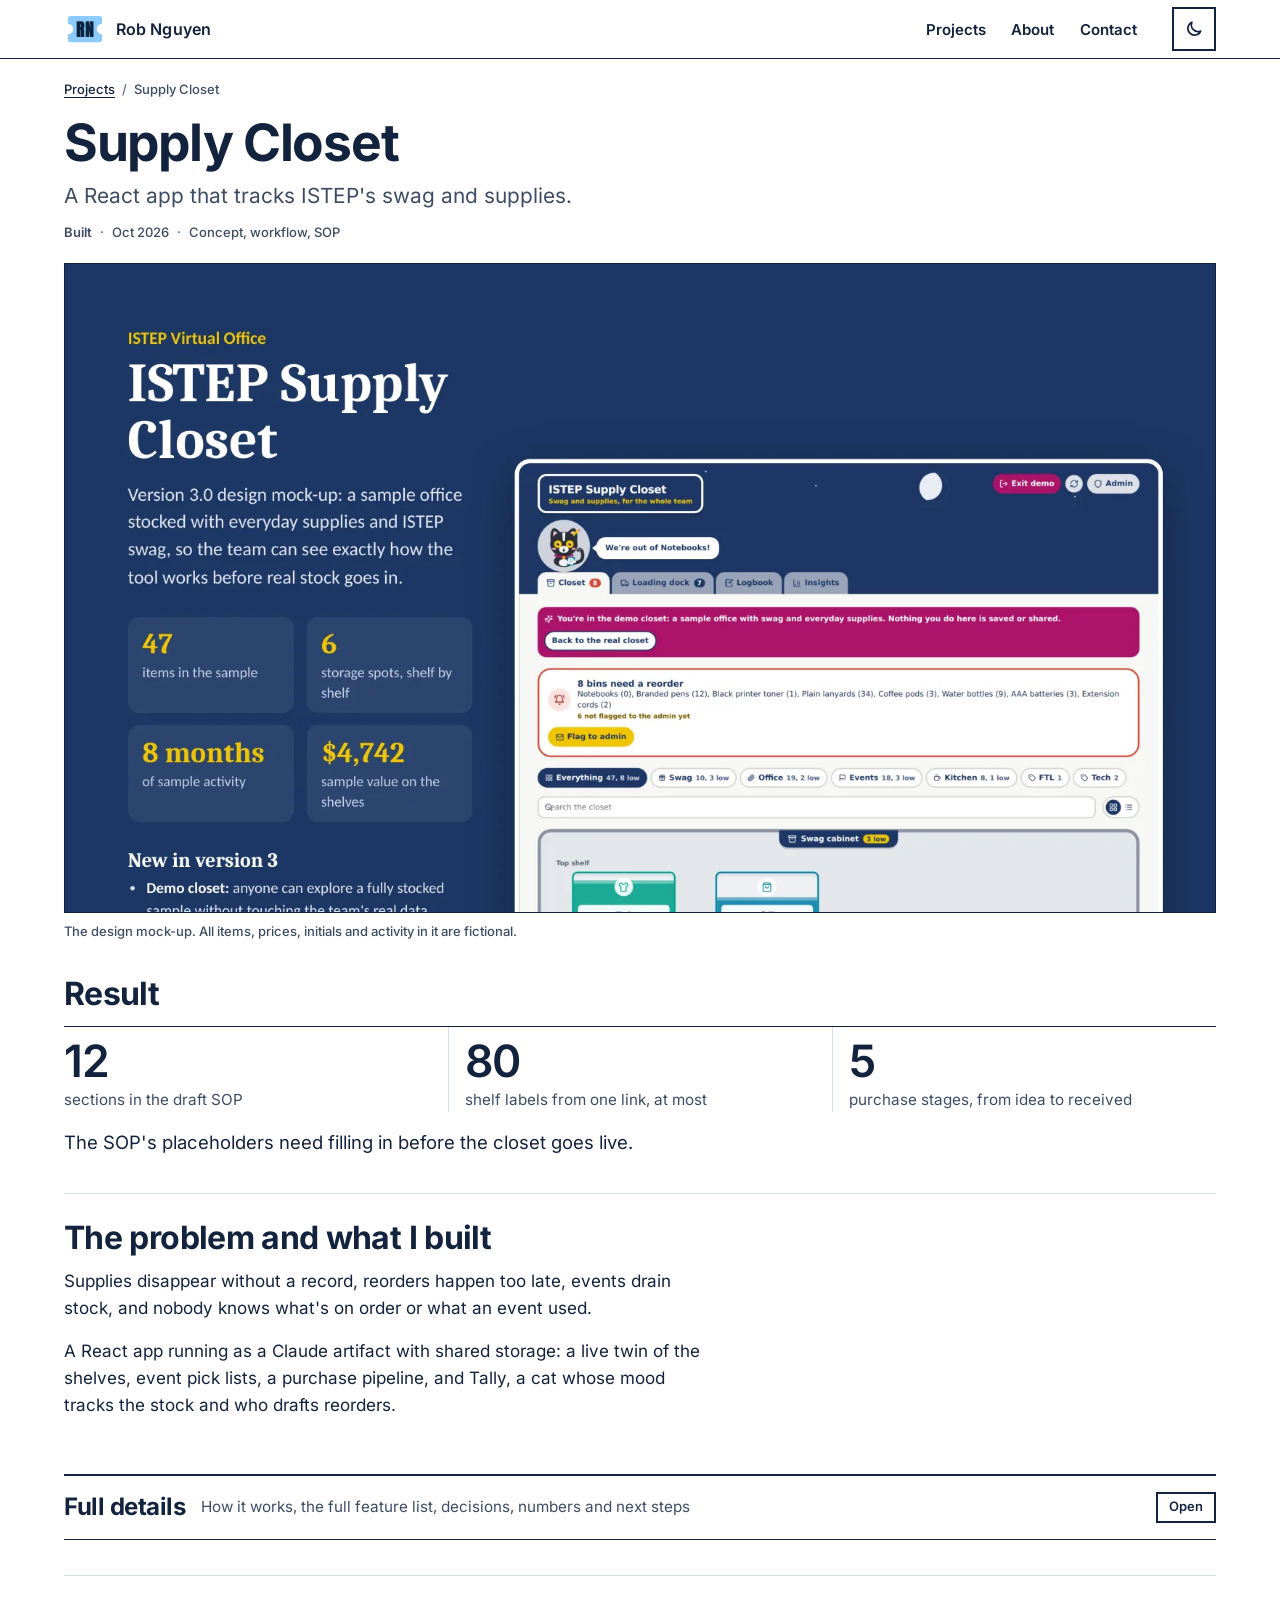
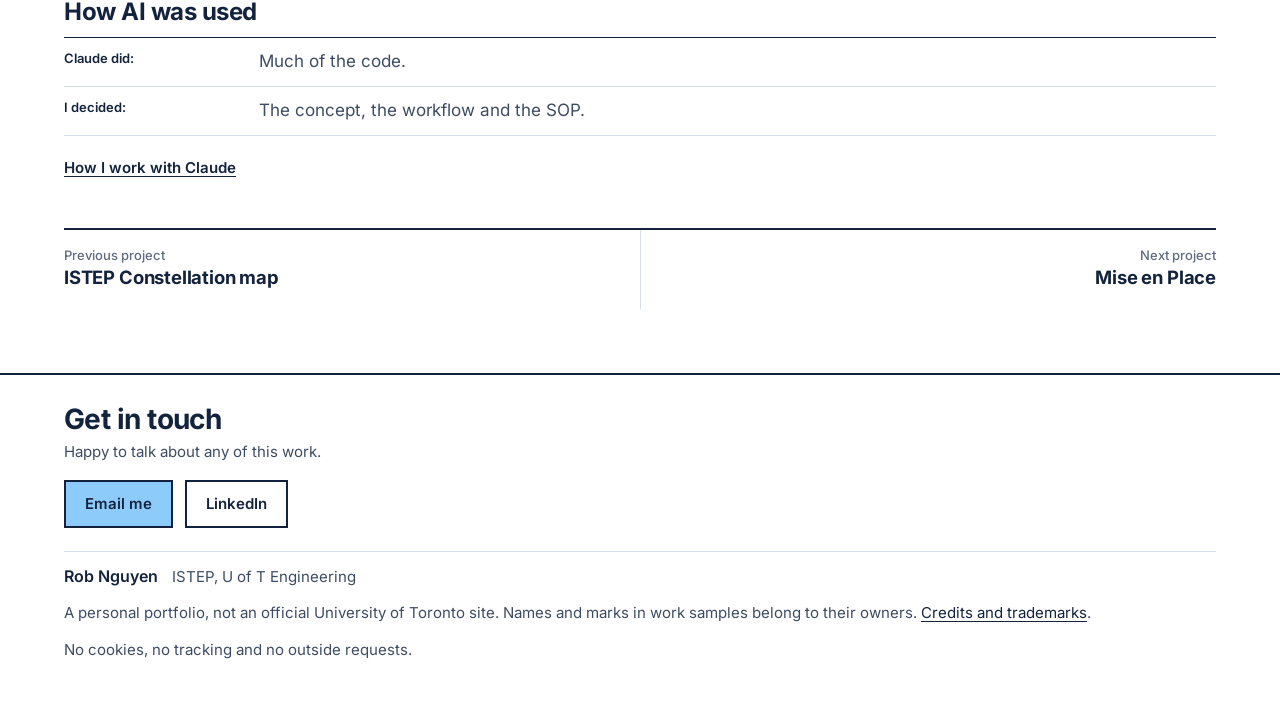
<file: projects/supply-closet.html>
<!doctype html>
<html lang="en-CA">
<head>
<meta charset="utf-8">
<meta name="viewport" content="width=device-width, initial-scale=1">
<meta http-equiv="Content-Security-Policy" content="default-src 'none'; script-src 'self'; style-src 'self'; img-src 'self'; media-src 'self'; font-src 'self'; connect-src 'none'; frame-src 'none'; object-src 'none'; base-uri 'none'; form-action 'none'">
<meta name="referrer" content="no-referrer">
<title>Supply Closet | Rob Nguyen</title>
<meta name="description" content="A React app that tracks ISTEP&#x27;s swag and supplies: staff log what they take, a cat mascot&#x27;s mood shows stock health, and an AI helper drafts reorders.">
<meta property="og:type" content="website">
<meta property="og:title" content="Supply Closet | Rob Nguyen">
<meta property="og:description" content="A React app that tracks ISTEP&#x27;s swag and supplies: staff log what they take, a cat mascot&#x27;s mood shows stock health, and an AI helper drafts reorders.">
<meta property="og:image" content="https://robnguyen.ca/img/social-card.png">
<meta property="og:image:alt" content="The name Rob Nguyen and the line I turn repetitive office work into AI tools people trust, beside a screenshot of the design competition planner in Demo Hall, a fictional venue.">
<meta property="og:url" content="https://robnguyen.ca/projects/supply-closet.html">
<link rel="canonical" href="https://robnguyen.ca/projects/supply-closet.html">
<link rel="icon" href="../favicon.ico" sizes="any">
<link rel="icon" href="../img/favicon.png" type="image/png">
<link rel="apple-touch-icon" href="../img/apple-touch-icon.png">
<link rel="stylesheet" href="../css/fonts.css">
<link rel="stylesheet" href="../css/site.css">
<link rel="stylesheet" href="../css/show.css">
<link rel="stylesheet" href="../css/wide.css" media="(min-width: 900px)">
<link rel="stylesheet" href="../css/desk.css" media="(min-width: 1024px)">
<link rel="stylesheet" href="../css/narrow.css" media="(max-width: 760px)">
<link rel="stylesheet" href="../css/small.css" media="(max-width: 480px)">
<link rel="stylesheet" href="../css/dark.css" media="(prefers-color-scheme: dark)" id="theme-dark">
<link rel="stylesheet" href="../css/show-short.css" media="(max-width: 760px) and (max-height: 700px)">
<link rel="stylesheet" href="../css/show-tiny.css" media="(max-width: 359px) and (max-height: 600px)">
<link rel="stylesheet" href="../css/show-flat.css" media="(max-height: 500px)">
<link rel="stylesheet" href="../css/motion.css" media="(prefers-reduced-motion: reduce)">
<link rel="stylesheet" href="../css/forced.css" media="(forced-colors: active)">
<link rel="stylesheet" href="../css/print.css" media="print">
<link rel="stylesheet" href="../css/show-motion.css" media="(prefers-reduced-motion: no-preference)">
<link rel="stylesheet" href="../css/show-hover.css" media="(hover: hover) and (prefers-reduced-motion: no-preference)">
<link rel="stylesheet" href="../css/transitions.css" media="(prefers-reduced-motion: no-preference)">
<link rel="stylesheet" href="../css/show-vt.css" media="(prefers-reduced-motion: no-preference)">
<script src="../js/theme.js"></script>
<script src="../js/site.js" defer></script>
<script src="../js/show.js" defer></script>
</head>
<body class="show">
<a class="skip-link" href="#main">Skip to main content</a>
<header class="site-header show-header">
<div class="wrap">
<a class="brand" href="../index.html"><svg class="ticket" viewBox="0 0 32 32" aria-hidden="true" focusable="false"><path class="tix" d="M5 6 H27 a2 2 0 0 1 2 2 V12 a4 4 0 0 0 0 8 V24 a2 2 0 0 1 -2 2 H5 a2 2 0 0 1 -2 -2 V20 a4 4 0 0 0 0 -8 V8 a2 2 0 0 1 2 -2 Z"/><text class="tix-rn" x="16" y="22.4" text-anchor="middle">RN</text></svg><span>Rob Nguyen</span></a>
<button type="button" class="menu-toggle" aria-expanded="false" aria-controls="site-nav" hidden><span class="menu-icon" aria-hidden="true"></span>Menu</button>
<nav class="site-nav" id="site-nav" aria-label="Main"><ul><li><a href="../work.html">Projects</a></li><li><a href="../about.html">About</a></li><li><a href="#contact">Contact</a></li></ul></nav>
<button type="button" class="theme-toggle" aria-label="Switch colour mode" hidden><svg class="ico-moon" viewBox="0 0 24 24" width="20" height="20" aria-hidden="true" focusable="false"><path d="M20 14.5A8 8 0 0 1 9.5 4a8 8 0 1 0 10.5 10.5z"/></svg><svg class="ico-sun" viewBox="0 0 24 24" width="20" height="20" aria-hidden="true" focusable="false"><circle cx="12" cy="12" r="4"/><path d="M12 2v2M12 20v2M4.9 4.9l1.4 1.4M17.7 17.7l1.4 1.4M2 12h2M20 12h2M4.9 19.1l1.4-1.4M17.7 6.3l1.4-1.4"/></svg></button>
</div>
</header>
<main id="main" tabindex="-1">
<div class="wrap show-head"><nav class="crumbs" aria-label="Breadcrumb"><ol><li><a href="../work.html">Projects</a></li><li><span aria-current="page">Supply Closet</span></li></ol></nav><header class="show-title"><h1 class="display">Supply Closet</h1><p class="lede">A React app that tracks ISTEP&#x27;s swag and supplies.</p><p class="meta-line"><span class="status">Built</span> <span class="sep" aria-hidden="true">&middot;</span> Oct 2026 <span class="sep" aria-hidden="true">&middot;</span> Concept, workflow, SOP</p></header></div><div class="show-hero-wrap"><figure class="show-hero vt-supply-closet"><a href="../media/supply-closet/pages/mock-up-p1-w1600.webp" data-lightbox="hero" data-caption="The design mock-up. All items, prices, initials and activity in it are fictional." data-w="1584" data-h="1224"><picture><img src="../media/supply-closet/pages/mock-up-p1-hero1800.webp" srcset="../media/supply-closet/pages/mock-up-p1-hero760.webp 760w, ../media/supply-closet/pages/mock-up-p1-hero1800.webp 1584w" sizes="100vw" alt="Cover page of the Supply Closet design mock-up: 47 items in the sample, 6 storage spots, 8 months of sample activity, a list of what&#x27;s new, and a screenshot of the app with Tally the tuxedo cat." width="1584" height="1224" decoding="async" fetchpriority="high"></picture></a><figcaption>The design mock-up. All items, prices, initials and activity in it are fictional.</figcaption></figure></div><div class="wrap"><section class="glance result-first" aria-labelledby="result-h"><h2 id="result-h">Result</h2><ul class="n-3"><li><strong class="display">12</strong><span>sections in the draft SOP</span></li><li><strong class="display">80</strong><span>shelf labels from one link, at most</span></li><li><strong class="display">5</strong><span>purchase stages, from idea to received</span></li></ul><p class="result-outcome">The SOP&#x27;s placeholders need filling in before the closet goes live.</p></section><section class="beat solo" aria-labelledby="story-h"><div class="beat-text"><h2 id="story-h">The problem and what I built</h2><p>Supplies disappear without a record, reorders happen too late, events drain stock, and nobody knows what&#x27;s on order or what an event used.</p><p>A React app running as a Claude artifact with shared storage: a live twin of the shelves, event pick lists, a purchase pipeline, and Tally, a cat whose mood tracks the stock and who drafts reorders.</p></div></section><details class="production-notes" id="details"><summary><span class="display">Full details</span><span class="pn-hint">How it works, the full feature list, decisions, numbers and next steps</span></summary><div class="prose pn-body"><h3 id="tools">Tools</h3><ul><li>React</li><li>lucide-react</li><li>Recharts</li><li>Claude artifact storage and API</li><li>Hand-built SVG charts</li><li>An embedded QR encoder</li></ul><blockquote class="pull-quote"><p>Admin is a convenience switch, not a sign-in.</p><footer>A label in the app, so nobody mistakes it for security.</footer></blockquote><h3 id="problem">The problem</h3>
<p>Supplies disappear without anyone recording it, reorders happen too late, events drain stock, and nobody knows what's on order or what an event actually used.</p>

<h3 id="built">What I built</h3>
<ul>
<li><strong>The main app</strong> (about 1,540 lines): Closet, Loading dock, Logbook and Insights tabs. It's a Claude artifact with shared storage.</li>
<li><strong>A showcase edition</strong> (about 770 lines) that opens on a demo closet:
<ul>
<li><strong>Storage room:</strong> an SVG "live twin" of the real shelves. Bins fill to their stock level, a dashed line marks the reorder point, and the mascot sits at the unit with the most problems.</li>
<li><strong>Pulse:</strong> KPI tiles, 12 weeks of use, "running out next", use by event and a weekday heatmap.</li>
<li><strong>Event prep:</strong> enter a headcount and pick kits to get a pick list with shortages flagged (rules of thumb like two cups and three napkins per guest). One click pulls the stock; another sends shortages to the loading dock.</li>
<li><strong>Loading dock:</strong> a purchase pipeline (Idea, Quote, Approved, Ordered, Received) with votes and overdue flags.</li>
<li><strong>Ask Tally:</strong> a chat drawer that calls Claude with the current stock as context and drafts reorder emails.</li>
</ul>
</li>
<li><strong>A design mock-up PDF:</strong> 9 pages, all data fictional.</li>
<li><strong>An SOP</strong> (draft): 12 sections and a paper fallback log.</li>
<li><strong>A QR label generator:</strong> paste the shared link to get a door poster, up to 80 shelf labels and general labels. It checks that the link will work for teammates.</li>
</ul>

<h3 id="how">How it works</h3>
<ul>
<li>React with lucide-react icons and Recharts, plus hand-built SVG charts, running as a Claude artifact with shared storage so the whole team sees the same closet.</li>
<li><strong>The reorder formula</strong> in the SOP: (typical month &divide; 4) &times; lead time in weeks, plus the biggest single event pull.</li>
<li><strong>A keeper rhythm:</strong> 5 minutes weekly, 15 monthly, 45 quarterly and 1 hour yearly.</li>
</ul>

<h3 id="decisions">Key decisions</h3>
<ul>
<li><strong>Tally, the tuxedo cat,</strong> whose mood (happy, worried, alarmed) reflects the stock. Earlier drafts called the mascot "Stash".</li>
<li><strong>Simple rules:</strong> "No scan, no swag"; initials only; and licensed suppliers only for U of T-branded items.</li>
<li><strong>Privacy:</strong> initials only, and "keep personal and financial details out of notes".</li>
<li><strong>A label on the Admin switch:</strong> "Admin is a convenience switch, not a sign-in."</li>
<li><strong>A friendly face</strong> with a U of T-inspired palette and the Nunito font.</li>
</ul>

<h3 id="results">Results and status</h3>
<p>A prototype, pre-launch. The SOP's placeholders still need filling in before the closet goes live.</p>

<h3 id="next">What I'd do next</h3>
<ul>
<li>Fill in the SOP's placeholders and launch it with real stock.</li>
<li>Capture screenshots of the showcase's Storage room, Pulse, Event prep and Ask Tally.</li>
</ul>

<h3 id="gallery">Gallery</h3>
<p>Pages from the design mock-up. All items, prices, initials and activity are fictional sample data.</p>
<ul class="gallery"><li><figure><a class="shot r43" href="../media/supply-closet/pages/mock-up-p2-w1600.webp" data-lightbox="closet-show" data-caption="The storage room as an SVG twin of the real shelves." data-w="1584" data-h="1224"><img src="../media/supply-closet/pages/mock-up-p2-w760.webp" alt="Mock-up page: Shelves that match the storage room. Each storage spot is drawn as its own shelving unit, with bins filled to show what&#x27;s left and a dashed reorder line." width="760" height="587" loading="lazy" decoding="async"><span class="zoom-hint" aria-hidden="true">Enlarge</span></a><figcaption>The storage room as an SVG twin of the real shelves.</figcaption></figure></li><li><figure><a class="shot r43" href="../media/supply-closet/pages/mock-up-p3-w1600.webp" data-lightbox="closet-show" data-caption="Item detail, taking items, and a low-stock note to the admin." data-w="1584" data-h="1224"><img src="../media/supply-closet/pages/mock-up-p3-w760.webp" alt="Mock-up page: Every bin tells its story. An item detail with 13-week usage, a take-items form with quantity, event and initials, and a pre-written low-stock note." width="760" height="587" loading="lazy" decoding="async"><span class="zoom-hint" aria-hidden="true">Enlarge</span></a><figcaption>Item detail, taking items, and a low-stock note to the admin.</figcaption></figure></li><li><figure><a class="shot r43" href="../media/supply-closet/pages/mock-up-p4-w1600.webp" data-lightbox="closet-show" data-caption="The loading dock and the logbook." data-w="1584" data-h="1224"><img src="../media/supply-closet/pages/mock-up-p4-w760.webp" alt="Mock-up page: Reorders, ideas and a full record. A loading dock pipeline from idea to received, and a logbook of who took, returned or restocked what." width="760" height="587" loading="lazy" decoding="async"><span class="zoom-hint" aria-hidden="true">Enlarge</span></a><figcaption>The loading dock and the logbook.</figcaption></figure></li><li><figure><a class="shot r43" href="../media/supply-closet/pages/mock-up-p5-w1600.webp" data-lightbox="closet-show" data-caption="Insights: value on the shelves and use by event." data-w="1584" data-h="1224"><img src="../media/supply-closet/pages/mock-up-p5-w760.webp" alt="Mock-up page: The big picture. Insights with value on the shelves, most-used items, items heading for the reorder line, and use by event." width="760" height="587" loading="lazy" decoding="async"><span class="zoom-hint" aria-hidden="true">Enlarge</span></a><figcaption>Insights: value on the shelves and use by event.</figcaption></figure></li><li><figure><a class="shot r43" href="../media/supply-closet/pages/mock-up-p7-w1600.webp" data-lightbox="closet-show" data-caption="On a phone, plus a list view that doesn&#x27;t rely on the visual shelves." data-w="1584" data-h="1224"><img src="../media/supply-closet/pages/mock-up-p7-w760.webp" alt="Mock-up page: On a phone, and for everyone. The closet and item detail on a phone, and a list view." width="760" height="587" loading="lazy" decoding="async"><span class="zoom-hint" aria-hidden="true">Enlarge</span></a><figcaption>On a phone, plus a list view that doesn&#x27;t rely on the visual shelves.</figcaption></figure></li></ul>
<p class="close-details"><a href="#details">Close details</a></p></div></details><aside class="ai-strip" aria-labelledby="ai-h"><h2 id="ai-h">How AI was used</h2><dl class="ai-lines"><div><dt>Claude did:</dt><dd>Much of the code.</dd></div><div><dt>I decided:</dt><dd>The concept, the workflow and the SOP.</dd></div></dl><p class="ai-more"><a href="../about.html#how-i-work">How I work with Claude</a></p></aside><nav class="next-prev" aria-label="Previous and next project"><a href="constellation.html"><span>Previous project</span><strong>ISTEP Constellation map</strong></a><a class="next" href="mise-en-place.html"><span>Next project</span><strong>Mise en Place</strong></a></nav></div>
</main>
<footer class="site-footer stage-footer">
<div class="wrap">
<section class="footer-contact" id="contact" aria-labelledby="contact-h"><h2 id="contact-h">Get in touch</h2><p class="footer-contact-text">Happy to talk about any of this work.</p><ul class="hire-buttons"><li><a class="btn-stage" href="mailto:robert.ad.nguyen@gmail.com">Email me</a></li><li><a class="btn-line" href="https://www.linkedin.com/in/robert-ad-nguyen/" target="_blank" rel="noopener noreferrer">LinkedIn<span class="sr-only"> (opens in a new tab)</span></a></li></ul></section>
<p class="footer-sign"><span class="wordmark">Rob Nguyen</span> ISTEP, U of T Engineering</p>
<p>A personal portfolio, not an official University of Toronto site. Names and marks in work samples belong to their owners. <a href="../credits.html">Credits and trademarks</a>.</p>
<p>No cookies, no tracking and no outside requests.</p>
</div>
</footer>
</body>
</html>
</file>
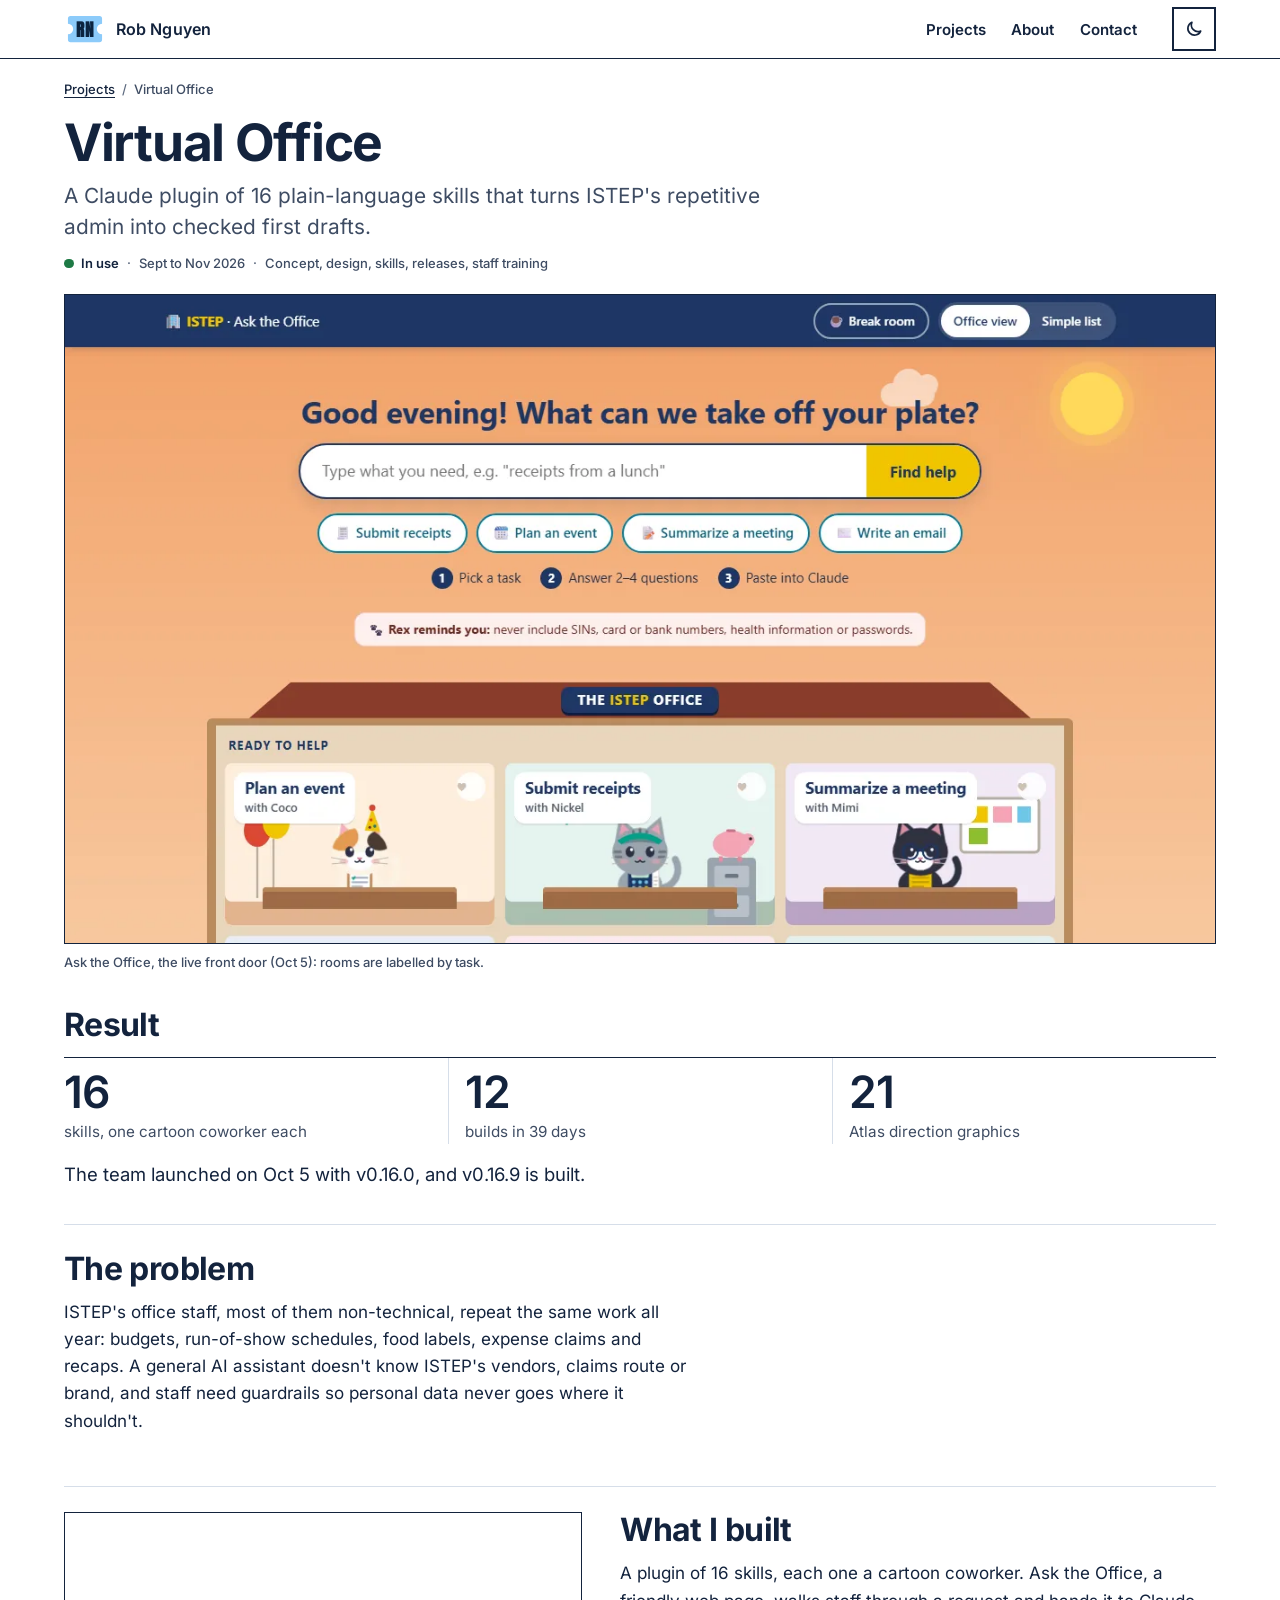
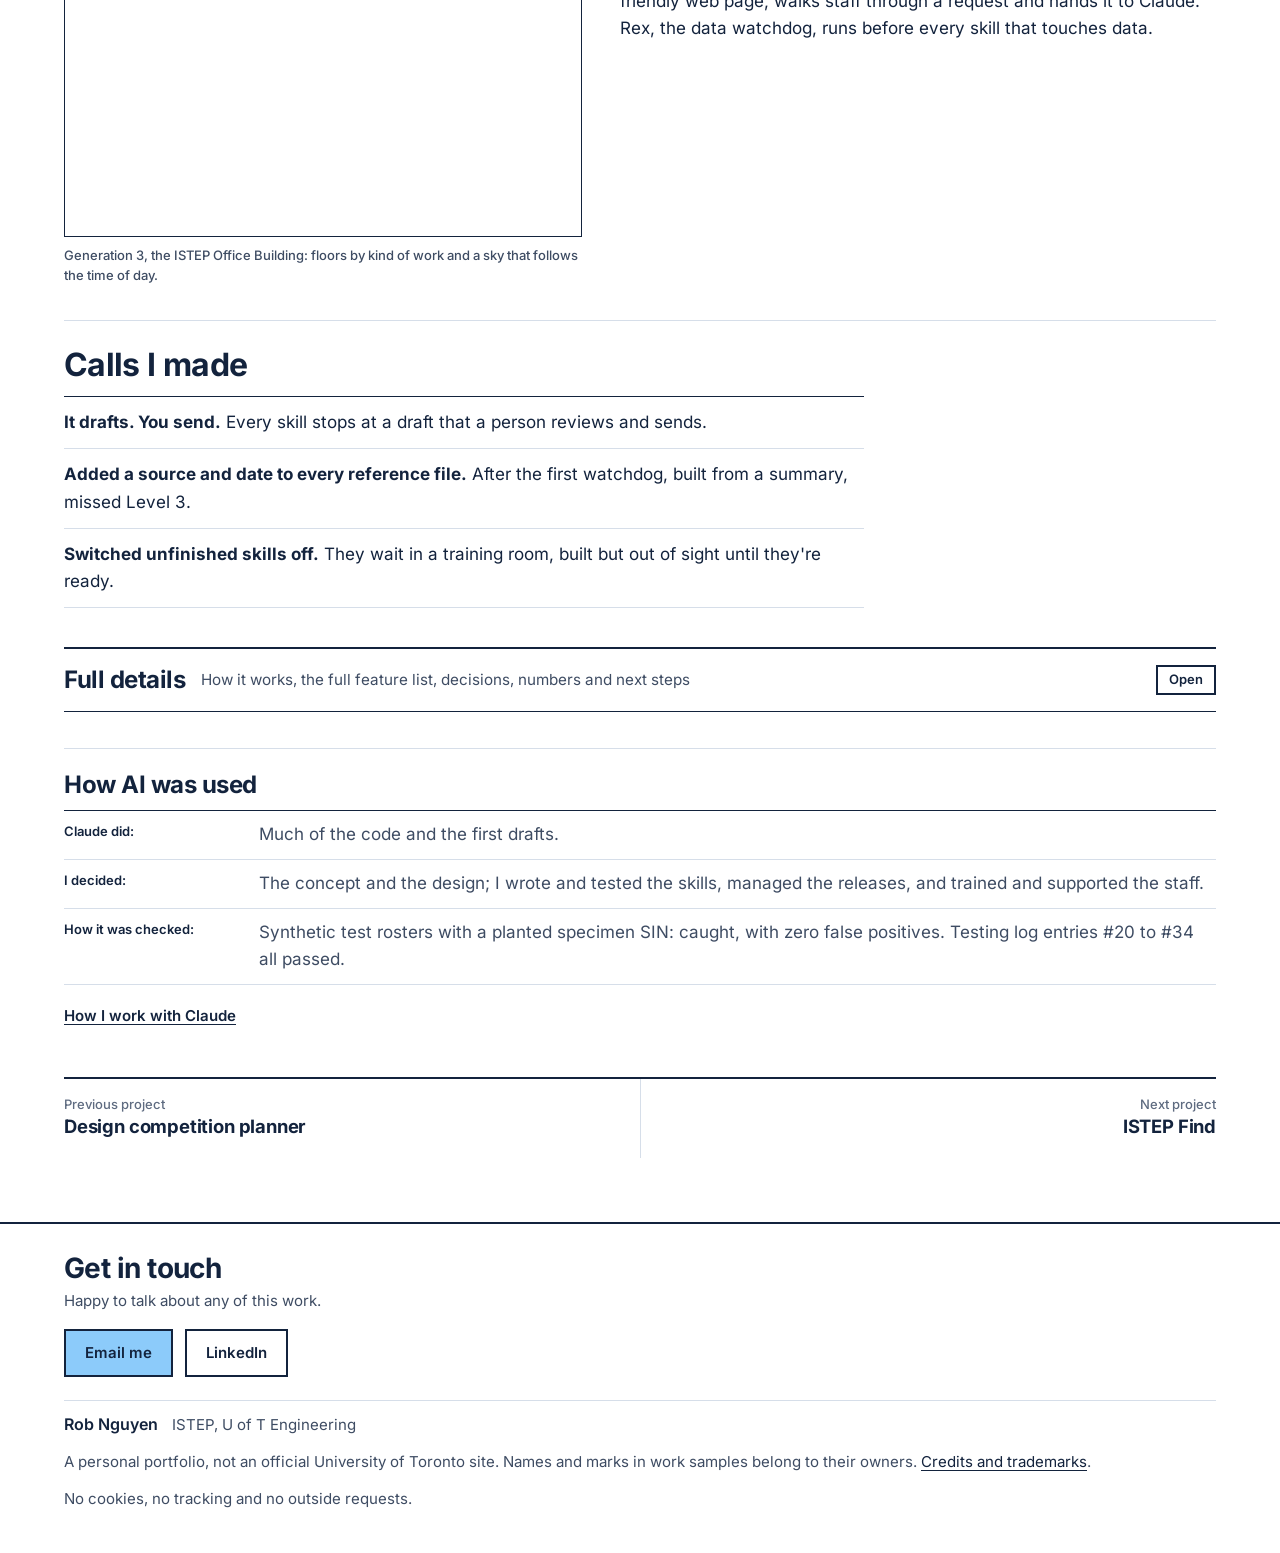
<file: projects/virtual-office.html>
<!doctype html>
<html lang="en-CA">
<head>
<meta charset="utf-8">
<meta name="viewport" content="width=device-width, initial-scale=1">
<meta http-equiv="Content-Security-Policy" content="default-src 'none'; script-src 'self'; style-src 'self'; img-src 'self'; media-src 'self'; font-src 'self'; connect-src 'none'; frame-src 'none'; object-src 'none'; base-uri 'none'; form-action 'none'">
<meta name="referrer" content="no-referrer">
<title>Virtual Office | Rob Nguyen</title>
<meta name="description" content="A Claude plugin of 16 plain-language skills that turns ISTEP&#x27;s repetitive admin into checked first drafts, with U of T&#x27;s data rules built in.">
<meta property="og:type" content="website">
<meta property="og:title" content="Virtual Office | Rob Nguyen">
<meta property="og:description" content="A Claude plugin of 16 plain-language skills that turns ISTEP&#x27;s repetitive admin into checked first drafts, with U of T&#x27;s data rules built in.">
<meta property="og:image" content="https://robnguyen.ca/img/social-card.png">
<meta property="og:image:alt" content="The name Rob Nguyen and the line I turn repetitive office work into AI tools people trust, beside a screenshot of the design competition planner in Demo Hall, a fictional venue.">
<meta property="og:url" content="https://robnguyen.ca/projects/virtual-office.html">
<link rel="canonical" href="https://robnguyen.ca/projects/virtual-office.html">
<link rel="icon" href="../favicon.ico" sizes="any">
<link rel="icon" href="../img/favicon.png" type="image/png">
<link rel="apple-touch-icon" href="../img/apple-touch-icon.png">
<link rel="stylesheet" href="../css/fonts.css">
<link rel="stylesheet" href="../css/site.css">
<link rel="stylesheet" href="../css/show.css">
<link rel="stylesheet" href="../css/wide.css" media="(min-width: 900px)">
<link rel="stylesheet" href="../css/desk.css" media="(min-width: 1024px)">
<link rel="stylesheet" href="../css/narrow.css" media="(max-width: 760px)">
<link rel="stylesheet" href="../css/small.css" media="(max-width: 480px)">
<link rel="stylesheet" href="../css/dark.css" media="(prefers-color-scheme: dark)" id="theme-dark">
<link rel="stylesheet" href="../css/show-short.css" media="(max-width: 760px) and (max-height: 700px)">
<link rel="stylesheet" href="../css/show-tiny.css" media="(max-width: 359px) and (max-height: 600px)">
<link rel="stylesheet" href="../css/show-flat.css" media="(max-height: 500px)">
<link rel="stylesheet" href="../css/motion.css" media="(prefers-reduced-motion: reduce)">
<link rel="stylesheet" href="../css/forced.css" media="(forced-colors: active)">
<link rel="stylesheet" href="../css/print.css" media="print">
<link rel="stylesheet" href="../css/show-motion.css" media="(prefers-reduced-motion: no-preference)">
<link rel="stylesheet" href="../css/show-hover.css" media="(hover: hover) and (prefers-reduced-motion: no-preference)">
<link rel="stylesheet" href="../css/transitions.css" media="(prefers-reduced-motion: no-preference)">
<link rel="stylesheet" href="../css/show-vt.css" media="(prefers-reduced-motion: no-preference)">
<script src="../js/theme.js"></script>
<script src="../js/site.js" defer></script>
<script src="../js/show.js" defer></script>
</head>
<body class="show">
<a class="skip-link" href="#main">Skip to main content</a>
<header class="site-header show-header">
<div class="wrap">
<a class="brand" href="../index.html"><svg class="ticket" viewBox="0 0 32 32" aria-hidden="true" focusable="false"><path class="tix" d="M5 6 H27 a2 2 0 0 1 2 2 V12 a4 4 0 0 0 0 8 V24 a2 2 0 0 1 -2 2 H5 a2 2 0 0 1 -2 -2 V20 a4 4 0 0 0 0 -8 V8 a2 2 0 0 1 2 -2 Z"/><text class="tix-rn" x="16" y="22.4" text-anchor="middle">RN</text></svg><span>Rob Nguyen</span></a>
<button type="button" class="menu-toggle" aria-expanded="false" aria-controls="site-nav" hidden><span class="menu-icon" aria-hidden="true"></span>Menu</button>
<nav class="site-nav" id="site-nav" aria-label="Main"><ul><li><a href="../work.html">Projects</a></li><li><a href="../about.html">About</a></li><li><a href="#contact">Contact</a></li></ul></nav>
<button type="button" class="theme-toggle" aria-label="Switch colour mode" hidden><svg class="ico-moon" viewBox="0 0 24 24" width="20" height="20" aria-hidden="true" focusable="false"><path d="M20 14.5A8 8 0 0 1 9.5 4a8 8 0 1 0 10.5 10.5z"/></svg><svg class="ico-sun" viewBox="0 0 24 24" width="20" height="20" aria-hidden="true" focusable="false"><circle cx="12" cy="12" r="4"/><path d="M12 2v2M12 20v2M4.9 4.9l1.4 1.4M17.7 17.7l1.4 1.4M2 12h2M20 12h2M4.9 19.1l1.4-1.4M17.7 6.3l1.4-1.4"/></svg></button>
</div>
</header>
<main id="main" tabindex="-1">
<div class="wrap show-head"><nav class="crumbs" aria-label="Breadcrumb"><ol><li><a href="../work.html">Projects</a></li><li><span aria-current="page">Virtual Office</span></li></ol></nav><header class="show-title"><h1 class="display">Virtual Office</h1><p class="lede">A Claude plugin of 16 plain-language skills that turns ISTEP&#x27;s repetitive admin into checked first drafts.</p><p class="meta-line"><span class="status status-in-use"><span class="status-dot" aria-hidden="true"></span>In use</span> <span class="sep" aria-hidden="true">&middot;</span> Sept to Nov 2026 <span class="sep" aria-hidden="true">&middot;</span> Concept, design, skills, releases, staff training</p></header></div><div class="show-hero-wrap"><figure class="show-hero vt-virtual-office"><a href="../media/virtual-office/ask-the-office-live-w1600.webp" data-lightbox="hero" data-caption="Ask the Office, the live front door (Oct 5): rooms are labelled by task." data-w="1280" data-h="1800"><picture><img src="../media/virtual-office/ask-the-office-live-hero1800-c0-0-100-62.webp" srcset="../media/virtual-office/ask-the-office-live-hero760-c0-0-100-62.webp 760w, ../media/virtual-office/ask-the-office-live-hero1800-c0-0-100-62.webp 1280w" sizes="100vw" alt="Ask the Office: a cartoon office building where each room is a task, such as Plan an event with Coco, Submit receipts with Nickel and Check a file is safe with Rex, under a search box that asks what we can take off your plate." width="1280" height="1116" decoding="async" fetchpriority="high"></picture></a><figcaption>Ask the Office, the live front door (Oct 5): rooms are labelled by task.</figcaption></figure></div><div class="wrap"><section class="glance result-first" aria-labelledby="result-h"><h2 id="result-h">Result</h2><ul class="n-3"><li><strong class="display">16</strong><span>skills, one cartoon coworker each</span></li><li><strong class="display">12</strong><span>builds in 39 days</span></li><li><strong class="display">21</strong><span>Atlas direction graphics</span></li></ul><p class="result-outcome">The team launched on Oct 5 with v0.16.0, and v0.16.9 is built.</p></section><section class="beat solo" aria-labelledby="problem-h"><div class="beat-text"><h2 id="problem-h">The problem</h2><p>ISTEP&#x27;s office staff, most of them non-technical, repeat the same work all year: budgets, run-of-show schedules, food labels, expense claims and recaps. A general AI assistant doesn&#x27;t know ISTEP&#x27;s vendors, claims route or brand, and staff need guardrails so personal data never goes where it shouldn&#x27;t.</p></div></section><section class="beat flip" aria-labelledby="built-h"><div class="beat-text"><h2 id="built-h">What I built</h2><p>A plugin of 16 skills, each one a cartoon coworker. Ask the Office, a friendly web page, walks staff through a request and hands it to Claude. Rex, the data watchdog, runs before every skill that touches data.</p></div><figure class="beat-media"><a href="../media/virtual-office/ask-the-office-building-w1600.webp" data-lightbox="scenes" data-caption="Generation 3, the ISTEP Office Building: floors by kind of work and a sky that follows the time of day." data-w="1280" data-h="1800"><img src="../media/virtual-office/ask-the-office-building-scene900-c0-0-100-44.webp" srcset="../media/virtual-office/ask-the-office-building-scene520-c0-0-100-44.webp 520w, ../media/virtual-office/ask-the-office-building-scene900-c0-0-100-44.webp 900w" sizes="(max-width: 760px) 100vw, 560px" alt="The earlier ISTEP Office Building: a dollhouse with floors labelled Planning floor, Words and documents, Numbers and insight, and Lobby, with cat coworkers and Rex the Samoyed in rooms." width="900" height="562" loading="lazy" decoding="async"></a><figcaption>Generation 3, the ISTEP Office Building: floors by kind of work and a sky that follows the time of day.</figcaption></figure></section><section class="calls" aria-labelledby="calls-h"><h2 id="calls-h">Calls I made</h2><ul class="calls-list"><li><strong>It drafts. You send.</strong> Every skill stops at a draft that a person reviews and sends.</li><li><strong>Added a source and date to every reference file.</strong> After the first watchdog, built from a summary, missed Level 3.</li><li><strong>Switched unfinished skills off.</strong> They wait in a training room, built but out of sight until they&#x27;re ready.</li></ul></section><details class="production-notes" id="details"><summary><span class="display">Full details</span><span class="pn-hint">How it works, the full feature list, decisions, numbers and next steps</span></summary><div class="prose pn-body"><h3 id="tools">Tools</h3><ul><li>Claude plugin format (Markdown skills with YAML front matter)</li><li>Python</li><li>HTML, CSS and vanilla JS (Claude artifacts)</li><li>pptxgenjs</li><li>Playwright and headless Edge</li><li>Kokoro TTS</li></ul><blockquote class="pull-quote"><p>Level 4 never goes in.</p><footer>One of the two rules that shape everything in the plugin.</footer></blockquote><h3 id="problem">The problem</h3>
<p>ISTEP's office staff, most of them non-technical, repeat the same work all year:</p>
<ul>
<li>event budgets and vendor lookups</li>
<li>run-of-show schedules</li>
<li>food labels and nametags</li>
<li>expense claims</li>
<li>meeting recaps, emails, formatting and file conversions</li>
</ul>
<p>A general AI assistant doesn't know ISTEP's vetted vendors, claims route, brand or campus contacts. Staff also need guardrails, so personal data never goes where it shouldn't.</p>

<h3 id="built">What I built</h3>
<p>Virtual Office is a Claude plugin of 16 skills. Staff upload the plugin file in Claude for Education (claude.ai, with SSO sign-in), or an org Owner installs it for everyone. Two rules shape everything: <strong>"It drafts. You send."</strong> and <strong>"Level 4 never goes in."</strong></p>
<ul>
<li>8 skills for launch</li>
<li>Rex, the always-on data watchdog</li>
<li>5 in a "training room": built, but switched off until each one is ready</li>
<li>1 private skill for my own marketing work</li>
</ul>

<div class="table-wrap" role="region" aria-label="The Virtual Office coworkers" tabindex="0">
<table>
<caption>The coworkers, one per skill</caption>
<thead><tr><th scope="col">Persona</th><th scope="col">Skill</th><th scope="col">What it does</th></tr></thead>
<tbody>
<tr><th scope="row">Bob, office manager</th><td><code>bob</code></td><td>The menu of the office. It links Ask the Office first, lists the launch skills, then the training room, and ends with the version number and an offer of install help.</td></tr>
<tr><th scope="row">Rex, Samoyed and data watchdog</th><td><code>data-watchdog</code></td><td>Runs before every skill that touches data. It classifies files against U of T's Data Classification Standard with a real script (SIN and card checksums, header lists). Level 4 stops the work, with the value masked, and says where the data belongs. Level 3 gets one notice. Levels 1 and 2 pass silently. It never edits the file (an edited copy would be an "unofficial copy") and never reports anyone.</td></tr>
<tr><th scope="row">Coco, calico in a party hat</th><td><code>event-manager</code></td><td>The biggest skill, with 8 sub-tasks: budget versus actuals; a new budget with a planning checklist; vendor lookup (16 vetted vendors, 3 full menus); day-of schedule with an emergency block; a vendor-list audit (one parallel agent per vendor); a post-event wrap-up; food tent cards; and nametags. Its description uses 1,019 of the 1,024 characters allowed.</td></tr>
<tr><th scope="row">Nickel, tabby with a visor and calculator</th><td><code>expense-reimbursement-drafter</code></td><td>Reads receipt photos: vendor, date, subtotal, HST and the vendor's HST number, tip and total. It reconciles the sums, flags anything illegible instead of guessing, keeps the original image attached and applies U of T's reimbursement rules with sources and rate dates. It drafts the claim and never sends it.</td></tr>
<tr><th scope="row">Mimi</th><td><code>meeting-notes-summarizer</code></td><td>A recap in chat plus a Word document: decisions, action items with owner and due date, and open questions. A meeting ledger and pre-meeting briefings are built but held until SharePoint is connected.</td></tr>
<tr><th scope="row">Pip</th><td><code>email-drafter</code></td><td>Paste-ready emails that pull context from a recap or an event plan, and offer directions graphics for event emails.</td></tr>
<tr><th scope="row">Dusty</th><td><code>document-formatter</code></td><td>Applies ISTEP's palette and logos, keeps mail-merge fields and checks the content word for word.</td></tr>
<tr><th scope="row">Flip</th><td><code>file-converter</code></td><td>Word, PDF, PowerPoint, Excel and CSV, and images; OCR; parallel batches.</td></tr>
<tr><th scope="row">Pixel</th><td><code>data-analyst</code></td><td>From quick answers up to dashboards, decks and workbooks. It merges files with a watchdog check on each one.</td></tr>
<tr><th scope="row">Web researcher</th><td><code>web-researcher</code></td><td>Sourced answers or reports, researching independent angles in parallel.</td></tr>
<tr><th scope="row">Training room</th><td>Echo, Sunny, Tick, Page, Dot</td><td>Surveys, onboarding, room booking, a policy FAQ and deadlines. Built but switched off, each waiting on something real: calendar access, ISTEP's own checklist, loaded policies.</td></tr>
<tr><th scope="row">Private</th><td><code>ai-seo-content-helper</code></td><td>AI-search content briefs for the FTL micro-credential's marketing, grounded in a sourced fact file.</td></tr>
</tbody>
</table>
</div>

<h4>Ask the Office: the front door</h4>
<p>Staff didn't know how to ask an AI for what they needed. So I built a friendly web page (a Claude artifact) that walks them through it: pick a task, answer 2 to 4 tap-to-answer questions, then copy a ready-made request into Claude, with a checklist of what to attach and what never to attach.</p>
<p>An artifact runs separately from the plugin and has no watchdog. So the page only <em>helps people ask</em>, and hands off to Claude for the real work.</p>
<ol>
<li><strong>Ask Bob (robot):</strong> a single robot guide with favourites and task tiles.</li>
<li><strong>The Office Cats:</strong> 10 cat coworkers as name badges.</li>
<li><strong>The ISTEP Office Building:</strong> a dollhouse with floors by kind of work, 14 cats plus Rex, a live sky and clock that follow the time of day, and a "what do you need" box that lights up the right room and warns on Level 4 words. It added a break-room virtual pet: Mochi. Two rulings drove this version: "Rex is a Samoyed" and "Mochi never dies, at worst grumpy".</li>
<li><strong>Ask the Office (live since Oct 5):</strong> about 1,670 lines in a single 209 KB file. Rooms are labelled by task ("Plan an event with Coco"). Coworkers still in training sit behind a "Peek inside" strip, each with a reason.</li>
</ol>
<p>The break room has <strong>11 arcade games</strong>: ISTEP Snake, a five-letter word game, Sudoku, Memory, Paw Sweeper (find the hidden mines), Solitaire, Pinball, 2048 Office Edition (merge coworkers from Mochi up to Bob), a flying game through the Convocation Hall pillars, a match-3 and Hangman. There are also 5 Mochi mini-games and an opt-in leaderboard under a nickname, with "remove all my scores" and an off switch. For accessibility, a Simple list mode replaces the building view.</p>

<h3 id="how">How it works</h3>
<figure class="diagram" id="diagram-vo-flow"><svg class="dg-wide" viewBox="0 0 770 323" width="770" height="323" aria-hidden="true" focusable="false"><defs><marker id="vo-flow-w-head" viewBox="0 0 10 10" refX="9" refY="5" markerWidth="7" markerHeight="7" orient="auto-start-reverse"><path class="dg-head" d="M0,0 L10,5 L0,10 z"/></marker></defs><g class="dg-step"><rect class="dg-box" x="18" y="32" width="214" height="118"/><rect class="dg-num" x="28" y="20" width="24" height="24"/><text class="dg-num-t" x="40" y="37" text-anchor="middle">1</text><text class="dg-t" x="32" y="66">Ask the Office</text><text class="dg-n" x="32" y="91">Pick a task, answer 2 to 4</text><text class="dg-n" x="32" y="108">questions, copy the request</text></g><path class="dg-arrow" d="M236,91.0 L274,91.0" marker-end="url(#vo-flow-w-head)"/><g class="dg-step"><rect class="dg-box" x="278" y="32" width="214" height="118"/><rect class="dg-num" x="288" y="20" width="24" height="24"/><text class="dg-num-t" x="300" y="37" text-anchor="middle">2</text><text class="dg-t" x="292" y="66">Claude + Virtual Office</text><text class="dg-n" x="292" y="91">The request lands in Claude</text><text class="dg-n" x="292" y="108">with the plugin&#x27;s skills</text></g><path class="dg-arrow" d="M496,91.0 L534,91.0" marker-end="url(#vo-flow-w-head)"/><g class="dg-step k-check"><rect class="dg-box" x="538" y="32" width="214" height="118"/><rect class="dg-num" x="548" y="20" width="24" height="24"/><text class="dg-num-t" x="560" y="37" text-anchor="middle">3</text><text class="dg-t" x="552" y="66">Rex checks the data</text><text class="dg-n" x="552" y="91">Level 4: stop, value masked</text><text class="dg-n" x="552" y="108">Level 3: one notice</text><text class="dg-n" x="552" y="125">Levels 1 to 2: silent</text></g><path class="dg-arrow" d="M645.0,154 L645.0,177.0 L85.0,177.0 L85.0,188" marker-end="url(#vo-flow-w-head)"/><g class="dg-step"><rect class="dg-box" x="18" y="204" width="214" height="101"/><rect class="dg-num" x="28" y="192" width="24" height="24"/><text class="dg-num-t" x="40" y="209" text-anchor="middle">4</text><text class="dg-t" x="32" y="238">The skill does the work</text><text class="dg-n" x="32" y="263">Budget, claim, recap,</text><text class="dg-n" x="32" y="280">tent cards, nametags</text></g><path class="dg-arrow" d="M236,254.5 L274,254.5" marker-end="url(#vo-flow-w-head)"/><g class="dg-step k-out"><rect class="dg-box" x="278" y="204" width="214" height="101"/><rect class="dg-num" x="288" y="192" width="24" height="24"/><text class="dg-num-t" x="300" y="209" text-anchor="middle">5</text><text class="dg-t" x="292" y="238">A checked first draft</text><text class="dg-n" x="292" y="263">Sources and dates;</text><text class="dg-n" x="292" y="280">nothing invented</text></g><path class="dg-arrow" d="M496,254.5 L534,254.5" marker-end="url(#vo-flow-w-head)"/><g class="dg-step k-person"><rect class="dg-box" x="538" y="204" width="214" height="101"/><rect class="dg-num" x="548" y="192" width="24" height="24"/><text class="dg-num-t" x="560" y="209" text-anchor="middle">6</text><text class="dg-t" x="552" y="238">A person sends it</text><text class="dg-n" x="552" y="263">It drafts. You send.</text></g></svg><svg class="dg-tall" viewBox="0 0 366 910" width="366" height="910" aria-hidden="true" focusable="false"><defs><marker id="vo-flow-t-head" viewBox="0 0 10 10" refX="9" refY="5" markerWidth="7" markerHeight="7" orient="auto-start-reverse"><path class="dg-head" d="M0,0 L10,5 L0,10 z"/></marker></defs><g class="dg-step"><rect class="dg-box" x="18" y="32" width="330" height="110"/><rect class="dg-num" x="28" y="20" width="24" height="24"/><text class="dg-num-t" x="40" y="37" text-anchor="middle">1</text><text class="dg-t" x="32" y="69">Ask the Office</text><text class="dg-n" x="32" y="97">Pick a task, answer 2 to 4</text><text class="dg-n" x="32" y="117">questions, copy the request</text></g><path class="dg-arrow" d="M183.0,145 L183.0,166" marker-end="url(#vo-flow-t-head)"/><g class="dg-step"><rect class="dg-box" x="18" y="182" width="330" height="110"/><rect class="dg-num" x="28" y="170" width="24" height="24"/><text class="dg-num-t" x="40" y="187" text-anchor="middle">2</text><text class="dg-t" x="32" y="219">Claude + Virtual Office</text><text class="dg-n" x="32" y="247">The request lands in Claude</text><text class="dg-n" x="32" y="267">with the plugin&#x27;s skills</text></g><path class="dg-arrow" d="M183.0,295 L183.0,316" marker-end="url(#vo-flow-t-head)"/><g class="dg-step k-check"><rect class="dg-box" x="18" y="332" width="330" height="130"/><rect class="dg-num" x="28" y="320" width="24" height="24"/><text class="dg-num-t" x="40" y="337" text-anchor="middle">3</text><text class="dg-t" x="32" y="369">Rex checks the data</text><text class="dg-n" x="32" y="397">Level 4: stop, value masked</text><text class="dg-n" x="32" y="417">Level 3: one notice</text><text class="dg-n" x="32" y="437">Levels 1 to 2: silent</text></g><path class="dg-arrow" d="M183.0,465 L183.0,486" marker-end="url(#vo-flow-t-head)"/><g class="dg-step"><rect class="dg-box" x="18" y="502" width="330" height="110"/><rect class="dg-num" x="28" y="490" width="24" height="24"/><text class="dg-num-t" x="40" y="507" text-anchor="middle">4</text><text class="dg-t" x="32" y="539">The skill does the work</text><text class="dg-n" x="32" y="567">Budget, claim, recap,</text><text class="dg-n" x="32" y="587">tent cards, nametags</text></g><path class="dg-arrow" d="M183.0,615 L183.0,636" marker-end="url(#vo-flow-t-head)"/><g class="dg-step k-out"><rect class="dg-box" x="18" y="652" width="330" height="110"/><rect class="dg-num" x="28" y="640" width="24" height="24"/><text class="dg-num-t" x="40" y="657" text-anchor="middle">5</text><text class="dg-t" x="32" y="689">A checked first draft</text><text class="dg-n" x="32" y="717">Sources and dates;</text><text class="dg-n" x="32" y="737">nothing invented</text></g><path class="dg-arrow" d="M183.0,765 L183.0,786" marker-end="url(#vo-flow-t-head)"/><g class="dg-step k-person"><rect class="dg-box" x="18" y="802" width="330" height="90"/><rect class="dg-num" x="28" y="790" width="24" height="24"/><text class="dg-num-t" x="40" y="807" text-anchor="middle">6</text><text class="dg-t" x="32" y="839">A person sends it</text><text class="dg-n" x="32" y="867">It drafts. You send.</text></g></svg><div class="sr-only"><p>How a request flows through Virtual Office, step by step:</p><ol><li>Ask the Office: Pick a task, answer 2 to 4 questions, copy the request</li><li>Claude + Virtual Office: The request lands in Claude with the plugin&#x27;s skills</li><li>Rex checks the data: Level 4: stop, value masked Level 3: one notice Levels 1 to 2: silent</li><li>The skill does the work: Budget, claim, recap, tent cards, nametags</li><li>A checked first draft: Sources and dates; nothing invented</li><li>A person sends it: It drafts. You send.</li></ol></div><figcaption>How a request flows: Ask the Office helps people ask, Rex checks the data before any skill touches it, and a person always sends the result.</figcaption></figure>
<ul>
<li><strong>A three-outcome safety check</strong> is wired into six skills: stop, notify and continue, or stay silent.</li>
<li><strong>Never send.</strong> Three reasons are written into the skills: a person should check numbers read from photos; it's the plugin's promise to staff; and an image can carry instructions aimed at the AI.</li>
<li><strong>No fabrication.</strong> Prices, vendors, ingredients, HST numbers and policies are never invented.</li>
<li><strong>Every reference file has a source and date line.</strong> This came from a lesson: the first watchdog was built from a summary and missed Level 3 entirely. I later copied policy text from U of T's own pages, with retrieval dates.</li>
<li><strong>Emergency numbers are checked against U of T sources.</strong> The first number I was given turned out to be the non-emergency line. Now 911 always comes first.</li>
<li><strong>Untrusted input is handled properly.</strong> Menu items, receipt text and image text are escaped and tested against prompt injection.</li>
<li><strong>It works where it runs.</strong> It falls back to sequential work on claude.ai, which has no parallel agents, and to the Caladea and Carlito fonts in the Linux sandbox.</li>
<li><strong>A launch gate.</strong> Skills that aren't ready for staff are hidden with a single setting, not deleted.</li>
</ul>

<h4>Testing Rex with synthetic data</h4>
<ul>
<li>A script generates two 12-row test rosters with invented names, <code>TEST-</code> IDs, example.com addresses and 555 phone numbers, plus decoy 9-digit numbers built to <em>fail</em> the SIN checksum.</li>
<li>The trap: one roster hides a published specimen SIN (one that can never be issued) in an unlabelled <code>ref_code</code> column. The watchdog has to catch it by checksum, not by the column name.</li>
<li>The scanner never prints a full match, and it matches whole words, so "sin" doesn't fire inside "business".</li>
<li>Result: caught, with zero false positives.</li>
</ul>

<h4>Nickel and U of T's reimbursement rules</h4>
<p>Nickel applies U of T's rules, each with its source and rate date: the submission window (three working weeks; over a year needs a justification; two years or more can't be reimbursed), itemized receipts or the missing-receipt form, business purpose and attendees for hospitality, and the current per diem and mileage rates. The workbook has a separate HST tab for rebates, and claims follow ISTEP's two routes: reimbursement or reconciliation.</p>

<h4>Release history</h4>
<div class="table-wrap" role="region" aria-label="Release history" tabindex="0">
<table>
<caption>From phase 1 to v0.16.9</caption>
<thead><tr><th scope="col">Version</th><th scope="col">Date (2026)</th><th scope="col">What changed</th></tr></thead>
<tbody>
<tr><th scope="row">0.13 to 0.15.0</th><td>Before Sept 23</td><td>Phase 1 on a personal account with synthetic data. 0.14.1 fixed six skills that halted on ordinary Level 3 work. 0.15.0 moved to Claude for Education on Sept 23.</td></tr>
<tr><th scope="row">0.15.1 to 0.15.4</th><td>Sept 23 to Oct 2</td><td>An HST and business-number exception (an HST number had been flagged as a SIN), the claims route, a brand guide, a campus safety and directions file, an emergency block in every day-of schedule, and a first caterer's menu.</td></tr>
<tr><th scope="row">0.15.5 and 0.15.6</th><td>Oct 2</td><td>A browser-only install guide, a team handoff package, a no-shrimp catering rule and the version in every filename.</td></tr>
<tr><th scope="row">0.16.0</th><td>Oct 5</td><td><strong>Team launch.</strong> 8 launch skills plus the watchdog; 5 moved to the training room; a suggested "Charge to" line; an FTL facts file; Ask the Office listed first.</td></tr>
<tr><th scope="row">0.16.1</th><td>Oct 6</td><td>A new shared Ask the Office link, and every skill points unsure users to the prompt builder.</td></tr>
<tr><th scope="row">0.16.2 to 0.16.4</th><td>Oct 7</td><td>Food tent cards, menu descriptions, halal chicken confirmed, and colour only (no mono version).</td></tr>
<tr><th scope="row">0.16.5 and 0.16.6</th><td>Oct 8</td><td>Nametags on 6-up badge sheets, with nametags and labels routed to Coco only.</td></tr>
<tr><th scope="row">0.16.7</th><td>Oct 12 to 13</td><td>Nickel applies U of T's reimbursement rules; 21 Atlas direction graphics; SSO install steps; a <code>/bob</code> shortcut; the Patch install video and a staff PDF. The plugin grew from 4.2 MB to 10.8 MB.</td></tr>
<tr><th scope="row">0.16.8</th><td>Oct 29</td><td>Three vetted vendors added.</td></tr>
<tr><th scope="row">0.16.9</th><td>Nov 9</td><td>A campus caterer added, with its full menu.</td></tr>
</tbody>
</table>
</div>

<h4>The rollout kit</h4>
<img class="accent-figure" src="../assets/virtual-office/patch-the-it-cat.svg" alt="Patch, the IT-support cat, in a headset and a staff lanyard." width="160" height="160" loading="lazy" decoding="async">
<ul>
<li><strong>Install guides</strong> in three generations (Oct 2, Oct 5, Oct 13). The last one is framed as IT ticket #VO-001, hosted by Patch the IT-support cat, with a coworker grid, numbered steps and a troubleshooting table.</li>
<li><strong>An install video</strong>: 2 minutes with Patch.</li>
<li><strong>A staff training page</strong>: 8 self-paced modules (about an hour), a hands-on practice module where you watch the watchdog stop a file, a 6-question scenario quiz and a printable quick-reference card.</li>
<li><strong>The Team Preview deck</strong>: 11 slides built in code with pptxgenjs, rebuilt from its recorded structure after a container reset wiped the original script. The story: the problem; "Claude is the engine, Virtual Office knows ISTEP"; two live demos (a year of budgets, and "says no, then yes" with a planted SIN); the guardrails; next steps.</li>
<li><strong>An ISTEP one-pager</strong>: HTML rendered to a Letter PDF, with a script that checks the content clears the footer. Still a draft.</li>
</ul>
<h4>The Virtual Office launch video</h4>
<ul>
<li><strong>Concept:</strong> the whole video is one IT ticket moving from Open to In progress to Testing to Resolved, hosted by Patch, the IT-support cat.</li>
<li><strong>Style exploration:</strong> 3 style frames and 4 combinations. Three were test-rendered in four rounds before "Glass + Paper" won.</li>
<li><strong>Directed voice:</strong> each line is synthesized in 2 or 3 takes and the most expressive one is picked automatically by pitch-range scoring. Pitch accents, question lilts and scripted pauses are added.</li>
<li><strong>Audio and picture:</strong> lip-sync mouth shapes from loudness and spectrum, about 25 synthesized sound effects and a lo-fi music bed, 9 chapters embedded in the MP4, and captions throughout.</li>
</ul>
<p>The print pieces (food tent cards and nametags) are on the <a href="../projects/event-operations.html">event operations</a> page.</p>

<h3 id="decisions">Key decisions</h3>
<ul>
<li><strong>The front door only helps people ask.</strong> An artifact can't run the watchdog, so Ask the Office writes the request and Claude, with Rex, does the work.</li>
<li><strong>Drafts, never sends.</strong> Every skill stops at a draft a person reviews and sends.</li>
<li><strong>Added a source and date to every reference file.</strong> After the first watchdog missed Level 3, every reference file got a source and a date.</li>
<li><strong>Switched unfinished skills off.</strong> The training room keeps unfinished skills built but out of sight until they're ready.</li>
</ul>

<h3 id="results">Results and status</h3>
<ul>
<li>The team launch was on Oct 5 (v0.16.0). v0.16.9 is built; staff are on earlier versions.</li>
<li>About 100 nametags have been printed for two real events, and the tent cards have been used at real events too.</li>
<li>Testing log entries #20 to #34 all passed.</li>
</ul>
<div class="table-wrap" role="region" aria-label="Virtual Office in numbers" tabindex="0">
<table>
<caption>In numbers</caption>
<tbody>
<tr><th scope="row">Skills</th><td>16</td></tr>
<tr><th scope="row">Builds</th><td>12 in the folder over 39 days, plus about 4 before</td></tr>
<tr><th scope="row">Size</th><td>62 files, 10.8 MB, about 23,600 words of skill instructions</td></tr>
<tr><th scope="row">Vetted vendors</th><td>16</td></tr>
<tr><th scope="row">Direction graphics</th><td>21</td></tr>
<tr><th scope="row">Coworkers and games</th><td>15 coworkers; 11 arcade games and 5 Mochi mini-games</td></tr>
<tr><th scope="row">Training</th><td>8 modules, a 4-page guide, a 2-minute video and an 11-slide deck</td></tr>
</tbody>
</table>
</div>

<h3 id="next">What I'd do next</h3>
<ul>
<li>Move staff onto v0.16.9.</li>
<li>Switch on the training-room skills as their prerequisites arrive: calendar access, ISTEP's own onboarding checklist and the loaded policies.</li>
<li>Connect SharePoint, so Mimi's meeting ledger and pre-meeting briefings can go live.</li>
<li>Settle the approval question, so the early prototypes can be deployed.</li>
<li>Build the Office Handbook, Ops Almanac and Event Packet pilot on top of it.</li>
</ul>

<h3 id="gallery">Gallery</h3>

<p class="close-details"><a href="#details">Close details</a></p></div></details><aside class="ai-strip" aria-labelledby="ai-h"><h2 id="ai-h">How AI was used</h2><dl class="ai-lines"><div><dt>Claude did:</dt><dd>Much of the code and the first drafts.</dd></div><div><dt>I decided:</dt><dd>The concept and the design; I wrote and tested the skills, managed the releases, and trained and supported the staff.</dd></div><div><dt>How it was checked:</dt><dd>Synthetic test rosters with a planted specimen SIN: caught, with zero false positives. Testing log entries #20 to #34 all passed.</dd></div></dl><p class="ai-more"><a href="../about.html#how-i-work">How I work with Claude</a></p></aside><nav class="next-prev" aria-label="Previous and next project"><a href="event-planner.html"><span>Previous project</span><strong>Design competition planner</strong></a><a class="next" href="istep-find.html"><span>Next project</span><strong>ISTEP Find</strong></a></nav></div>
</main>
<footer class="site-footer stage-footer">
<div class="wrap">
<section class="footer-contact" id="contact" aria-labelledby="contact-h"><h2 id="contact-h">Get in touch</h2><p class="footer-contact-text">Happy to talk about any of this work.</p><ul class="hire-buttons"><li><a class="btn-stage" href="mailto:robert.ad.nguyen@gmail.com">Email me</a></li><li><a class="btn-line" href="https://www.linkedin.com/in/robert-ad-nguyen/" target="_blank" rel="noopener noreferrer">LinkedIn<span class="sr-only"> (opens in a new tab)</span></a></li></ul></section>
<p class="footer-sign"><span class="wordmark">Rob Nguyen</span> ISTEP, U of T Engineering</p>
<p>A personal portfolio, not an official University of Toronto site. Names and marks in work samples belong to their owners. <a href="../credits.html">Credits and trademarks</a>.</p>
<p>No cookies, no tracking and no outside requests.</p>
</div>
</footer>
</body>
</html>
</file>
<file: css/fonts.css>
/* The site's only font files: SIL OFL fonts extracted from Rob's own video compositions
   (see fonts/OFL.txt). This is the one file where the checker allows the font-face at-rule.
   Inter sets every word on the site (one variable font, weights 100 to 900). Anton is kept only for the "RN" on the ticket logo: fontTools isn't installed for
   either Python, so its two letters couldn't be converted to outlines. */
@font-face { font-family: "Anton"; src: url("../fonts/anton-400.woff2") format("woff2"); font-weight: 400; font-style: normal; font-display: swap; }
@font-face { font-family: "Inter"; src: url("../fonts/inter-600-800.woff2") format("woff2"); font-weight: 100 900; font-style: normal; font-display: swap; }
</file>
<file: css/site.css>
/* Rob Nguyen portfolio. Base stylesheet for the D1 "run sheet" design (Nov 13, UX plan stage 2):
   a coordinator's printed working document. White paper, ink and one gold accent; square corners;
   ruled rows instead of cards. Media-specific rules live in separate files linked with media
   attributes (wide, desk, narrow, small, dark, motion, forced, print and the show-* files).
   No external fonts: mono labels and body text use the device's own fonts; Inter (fonts.css) sets the headings.
   Every text colour pair was checked against WCAG 2.1 AA (4.5:1); see the stage 2 report. */

:root {
  --paper: #FFFFFF;
  --ink: #13233D;      /* text and rules */
  --ink-2: #3E4C63;    /* secondary text */
  --mute: #5E6B80;     /* small labels */
  --grid: #D6DEE9;     /* decorative grid lines only, never text */
  --gold: #8CCBFA;     /* sky: the only accent, the home H1 highlighter and the primary button */
  --on-gold: #0B2440;  /* text on gold, in both modes */
  --go: #1E7A45;       /* the "In use" status dot only */
  --wrap: 72rem;
  --label-w: 9.5rem;   /* the left label column (desk.css) */
  --mono: "Inter", system-ui, "Segoe UI", Roboto, "Helvetica Neue", Arial, sans-serif;  /* labels: Inter too, one font site-wide */
  --code: ui-monospace, "Cascadia Mono", "Cascadia Code", Consolas, "SF Mono", Menlo, monospace;
  --sans: "Inter", system-ui, "Segoe UI", Roboto, "Helvetica Neue", Arial, sans-serif;
  --head: "Inter", system-ui, "Segoe UI", Roboto, "Helvetica Neue", Arial, sans-serif;
  color-scheme: light dark;
}

*, *::before, *::after { box-sizing: border-box; }
html { -webkit-text-size-adjust: 100%; text-size-adjust: 100%; scroll-behavior: smooth; scroll-padding-top: 5rem; }
body {
  margin: 0;
  background: var(--paper);
  color: var(--ink);
  font: 1.0625rem/1.6 var(--sans);
  overflow-wrap: break-word;
}
img, svg, video { max-width: 100%; height: auto; }
img, video { display: block; }
h1, h2, h3, h4 { font-family: var(--head); font-weight: 700; line-height: 1.15; letter-spacing: -.02em; margin: 0 0 .5em; color: var(--ink); }
h1 { font-size: clamp(2rem, 1.3rem + 2.4vw, 3.25rem); letter-spacing: -.025em; }
h2 { font-size: clamp(1.5rem, 1.25rem + 1vw, 2rem); margin-top: 2em; }
h3 { font-size: 1.2rem; font-weight: 600; margin-top: 1.6em; letter-spacing: -.01em; }
h4 { font-size: 1.05rem; font-weight: 600; margin-top: 1.4em; letter-spacing: -.01em; }
p, ul, ol, dl, table, figure { margin: 0 0 1rem; }
ul, ol { padding-left: 1.3rem; }
li { margin: .25rem 0; }
li > ul, li > ol { margin: .25rem 0 .5rem; }
a { color: var(--ink); text-decoration: underline; text-decoration-thickness: .07em; text-underline-offset: .2em; }
a:hover { text-decoration-thickness: .18em; }
strong { font-weight: 700; }
code { font-family: var(--code); font-size: .9em; }
hr { border: 0; border-top: 1px solid var(--grid); margin: 2.5rem 0; }
figcaption { font: 500 .8125rem/1.55 var(--mono); color: var(--ink-2); margin-top: .5rem; }

/* Focus: a 3 px ink ring, 2 px out, square; gold on the dark lightbox */
:focus-visible { outline: 3px solid var(--ink); outline-offset: 2px; }
main:focus { outline: none; }

.wrap { width: min(100% - 2.5rem, var(--wrap)); margin-inline: auto; }
.sr-only {
  position: absolute !important; width: 1px; height: 1px; padding: 0; margin: -1px;
  overflow: hidden; clip: rect(0 0 0 0); white-space: nowrap; border: 0;
}
.mono, .num { font-family: var(--mono); font-variant-numeric: tabular-nums; letter-spacing: 0; }
.num { font-weight: 600; }

/* Skip link */
.skip-link {
  position: absolute; left: 1rem; top: -4rem; z-index: 100;
  display: inline-flex; align-items: center; min-height: 48px; padding: 0 1rem;
  background: var(--ink); color: var(--paper); font: 600 .9375rem/1.2 var(--mono); text-decoration: none;
}
.skip-link:focus { top: 1rem; }

/* ---------- Header: white, a 1 px ink rule under it, the ticket and "Rob Nguyen" in mono, the nav in mono */
.site-header { position: sticky; top: 0; z-index: 20; background: var(--paper); border-bottom: 1px solid var(--ink); }
.site-header .wrap { display: flex; flex-wrap: wrap; align-items: center; justify-content: space-between; gap: .25rem 1.5rem; padding: .45rem 0; }
.brand { display: inline-flex; align-items: center; gap: .6rem; min-height: 44px; color: var(--ink); text-decoration: none; font: 600 1rem/1 var(--mono); letter-spacing: .01em; }
.brand:hover span { text-decoration: underline; text-decoration-thickness: 2px; text-underline-offset: .35em; }
.brand svg.ticket { width: 42px; height: 42px; flex: none; }
.brand span { white-space: nowrap; } /* "Rob Nguyen" stays on one line beside the ticket, even at 320 px */
/* The ticket logo: fixed colours, the same in light and dark. Anton is loaded for these two letters only. */
.ticket .tix { fill: #8CCBFA; }
.ticket .tix-rn { fill: #0B2440; font-family: "Anton", Impact, "Arial Narrow", sans-serif; font-size: 13px; letter-spacing: .6px; }
.site-nav ul { list-style: none; margin: 0; padding: 0; display: flex; flex-wrap: wrap; gap: 0 .2rem; }
.site-nav li { margin: 0; }
.site-nav a { display: inline-flex; align-items: center; justify-content: center; min-height: 44px; min-width: 44px; padding: 0 .7rem; color: var(--ink); text-decoration: none; font: 600 .9375rem/1 var(--mono); }
.site-nav a:hover, .site-nav a[aria-current="page"] { text-decoration: underline; text-decoration-thickness: 2px; text-underline-offset: .5em; }
.site-nav { margin-left: auto; }
.theme-toggle { display: inline-flex; align-items: center; justify-content: center; width: 44px; height: 44px; padding: 0; border: 2px solid var(--ink); border-radius: 0; background: var(--paper); color: var(--ink); cursor: pointer; }
.theme-toggle[hidden] { display: none; }
.theme-toggle svg { fill: none; stroke: currentColor; stroke-width: 2; stroke-linecap: round; stroke-linejoin: round; }
.theme-toggle .ico-sun, [data-mode="dark"] .theme-toggle .ico-moon { display: none; }
[data-mode="dark"] .theme-toggle .ico-sun { display: block; }
[data-mode="light"] { color-scheme: light; }
[data-mode="dark"] { color-scheme: dark; }
.menu-toggle { display: none; align-items: center; gap: .5rem; min-height: 44px; min-width: 44px; padding: 0 .8rem; border: 2px solid var(--ink); border-radius: 0; background: var(--paper); color: var(--ink); font: 600 .875rem/1 var(--mono); cursor: pointer; }
.menu-icon { width: 1.1rem; height: .8rem; border-top: 2px solid currentColor; border-bottom: 2px solid currentColor; position: relative; }
.menu-icon::after { content: ""; position: absolute; left: 0; right: 0; top: calc(50% - 1px); border-top: 2px solid currentColor; }
.menu-toggle[aria-expanded="true"] { background: var(--ink); color: var(--paper); }

/* ---------- Footer: paper, a 2 px ink rule on top, the contact block's buttons */
.site-footer { margin-top: 4rem; border-top: 2px solid var(--ink); padding: 1.4rem 0 2.6rem; color: var(--ink-2); font-size: .9375rem; background: var(--paper); }
.site-footer .wrap { display: grid; gap: .8rem; }
.site-footer p { margin: 0; }
.site-footer a { color: var(--ink); }
.footer-contact { padding: .4rem 0 1.4rem; border-bottom: 1px solid var(--grid); }
.footer-contact h2 { font-size: 1.75rem; margin: 0 0 .3rem; }
.site-footer .footer-contact-text { margin: 0 0 1rem; }
.footer-sign { color: var(--ink-2); }
.wordmark { font: 600 1rem/1.4 var(--mono); color: var(--ink); margin-right: .6rem; }

/* ---------- Buttons: square. Primary gold with ink text; secondary paper. Both with a 2 px ink border. */
.btn-stage, .btn-line, .btn {
  display: inline-flex; align-items: center; justify-content: center; gap: .5rem; min-height: 48px; min-width: 44px;
  padding: .6rem 1.2rem; border: 2px solid var(--ink); border-radius: 0; font: 600 .9375rem/1.2 var(--mono);
  text-decoration: none; cursor: pointer;
}
.btn-stage { background: var(--gold); color: var(--on-gold); }
.btn-line, .btn { background: var(--paper); color: var(--ink); }
.btn-stage:hover, .btn-line:hover, .btn:hover { text-decoration: underline; text-decoration-thickness: 2px; text-underline-offset: .25em; }
.btn-row { display: flex; flex-wrap: wrap; gap: .75rem; margin: 1.5rem 0 0; }
.hire-buttons { list-style: none; padding: 0; margin: 0; display: flex; flex-wrap: wrap; gap: .7rem; }
.hire-buttons li { margin: 0; }
.hire-more { margin: 1.2rem 0 0; }
.hire-more a, .ai-more a, .close-details a { display: inline-flex; align-items: center; min-height: 44px; font: 600 .9375rem/1.2 var(--mono); }

/* ---------- Status: a mono label. Only "In use" carries the green dot. */
.status { display: inline-flex; align-items: center; gap: .45rem; font: 600 .8125rem/1.3 var(--mono); color: var(--ink-2); white-space: nowrap; }
.status-in-use { color: var(--ink); }
.status-dot { width: .6rem; height: .6rem; border-radius: 50%; background: var(--go); flex: none; }

/* ---------- Shared page heads (work, About, credits, 404): the title above a ruled line */
.page-top .project-head { padding: 2.2rem 0 1.6rem; margin: 0; border-bottom: 1px solid var(--ink); }
.eyebrow, .row-label { font: 500 .8125rem/1.4 var(--mono); letter-spacing: 0; color: var(--mute); margin: 0 0 .6rem; }
.project-head h1 { margin: 0 0 .6rem; max-width: 24ch; }
.lede { font-size: clamp(1.1rem, 1rem + .4vw, 1.3rem); line-height: 1.5; color: var(--ink-2); max-width: 44rem; margin: 0; }
.page-body { padding-top: .4rem; }

/* ---------- Prose */
.prose > :where(p, ul, ol, h2, h3, h4, dl, blockquote) { max-width: 46rem; }
.prose > .table-wrap { max-width: 60rem; }
.prose > .gallery, .prose > .videos:not(.wide), .prose > .pair, .prose > .diagram { max-width: none; }
.prose > h2:first-child { margin-top: 1.6rem; }
.accent-figure { width: 120px; height: auto; float: right; margin: 0 0 1rem 1rem; }
.lost-links li { margin: .5rem 0; }
.steps { counter-reset: step; list-style: none; padding: 0; border-top: 1px solid var(--ink); }
.steps > li { counter-increment: step; position: relative; padding: .6rem 0 .6rem 2.4rem; margin: 0; border-bottom: 1px solid var(--grid); }
.steps > li::before { content: counter(step) / ""; position: absolute; left: 0; top: .6rem; font: 600 .875rem/1.7 var(--mono); color: var(--mute); }

/* ---------- Tables: ruled, no box */
.table-wrap { overflow-x: auto; margin: 0 0 1.25rem; border-top: 1px solid var(--ink); border-bottom: 1px solid var(--ink); }
table { border-collapse: collapse; width: 100%; font-size: .95rem; margin: 0; }
caption { text-align: left; font: 600 .875rem var(--mono); padding: .6rem 0 .2rem; }
th, td { text-align: left; vertical-align: top; padding: .55rem 1rem .55rem 0; border-bottom: 1px solid var(--grid); }
thead th { font: 600 .8125rem/1.4 var(--mono); color: var(--ink-2); border-bottom: 1px solid var(--ink); }
tbody tr:last-child th, tbody tr:last-child td { border-bottom: 0; }
td.num, th.num { text-align: right; white-space: nowrap; }

/* ---------- Galleries, pairs and videos: every picture in a 1 px ink frame */
.gallery { list-style: none; padding: 0; margin: 1.25rem 0 2rem; display: grid; gap: 1.2rem 1rem; grid-template-columns: repeat(auto-fill, minmax(min(100%, 15.5rem), 1fr)); }
.gallery.compact { grid-template-columns: repeat(auto-fill, minmax(min(100%, 10.5rem), 1fr)); }
.gallery li { margin: 0; }
.gallery figure { margin: 0; height: 100%; display: flex; flex-direction: column; }
.gallery a.shot { display: block; position: relative; overflow: hidden; border: 1px solid var(--ink); background: var(--paper); aspect-ratio: 4 / 3; }
.gallery a.shot img { width: 100%; height: 100%; object-fit: cover; object-position: top center; }
.gallery a.shot.contain img { object-fit: contain; padding: .5rem; }
.gallery a.shot.r169 { aspect-ratio: 16 / 9; }
.gallery a.shot.r169 img { object-position: center; }
.gallery a.shot.r11 { aspect-ratio: 1 / 1; }
.gallery a.shot.r45 { aspect-ratio: 4 / 5; }
.gallery .zoom-hint { position: absolute; right: 0; bottom: 0; background: var(--ink); color: var(--paper); font: 600 .75rem/1 var(--mono); padding: .35rem .5rem; }
.gallery figcaption { font-size: .8125rem; }
.pair { display: grid; gap: 1rem; grid-template-columns: repeat(auto-fit, minmax(min(100%, 16rem), 1fr)); margin: 1rem 0 2rem; }
.pair figure { margin: 0; }
.pair a.shot { display: block; overflow: hidden; border: 1px solid var(--ink); background: var(--paper); aspect-ratio: 4 / 3; }
.pair a.shot img { width: 100%; height: 100%; object-fit: cover; object-position: top center; }
.videos { list-style: none; padding: 0; margin: 1rem 0 2rem; display: grid; gap: 1.25rem; grid-template-columns: repeat(auto-fill, minmax(min(100%, 14rem), 1fr)); }
.videos.wide { grid-template-columns: 1fr; max-width: 52rem; }
.videos li { margin: 0; }
.videos figure { margin: 0; }
.videos video { width: 100%; background: var(--paper); border: 1px solid var(--ink); }
.videos figcaption strong { color: var(--ink); display: block; }

/* ---------- Lightbox (built by site.js): ink panel, white type, square buttons, gold focus */
dialog.lightbox { width: min(96vw, 1700px); max-height: 94vh; padding: 0; border: 1px solid #E8EEF7; border-radius: 0; background: #0E1726; color: #FFFFFF; }
dialog.lightbox::backdrop { background: rgba(8, 14, 26, .86); }
.lb-bar { position: sticky; top: 0; z-index: 2; display: flex; align-items: center; justify-content: space-between; gap: .5rem; flex-wrap: wrap; padding: .5rem .8rem; background: #0E1726; border-bottom: 1px solid #5E6B80; }
.lb-count { margin: 0; font: 500 .8125rem/1.4 var(--mono); color: #E8EEF7; }
.lb-buttons { display: flex; gap: .4rem; flex-wrap: wrap; }
.lb-buttons button, .lb-buttons a { display: inline-flex; align-items: center; justify-content: center; min-height: 44px; min-width: 44px; padding: 0 .9rem; border: 2px solid #FFFFFF; border-radius: 0; background: transparent; color: #FFFFFF; font: 600 .875rem/1 var(--mono); cursor: pointer; text-decoration: none; }
.lb-buttons button:hover, .lb-buttons a:hover { background: #FFFFFF; color: #0E1726; }
.lb-buttons [hidden] { display: none; }
dialog.lightbox :focus-visible { outline: 3px solid #8CCBFA; outline-offset: 2px; }
.lb-figure { margin: 0; padding: .8rem; }
.lb-figure img { margin: 0 auto; max-width: 100%; height: auto; touch-action: pan-y pinch-zoom; } /* swipes go to the script; pinch-zoom stays with the browser */
.lb-figure figcaption { max-width: 60rem; margin: .7rem auto 0; font: 400 .95rem/1.5 var(--sans); color: #E8EEF7; }

/* ---------- Diagrams (inline SVG): ink, muted, grid and gold only, square corners.
   The tall layout shows by default (and always in two-column sections); desk.css shows the wide one from 1024 px. */
.diagram { margin: 1.6rem 0 2rem; padding: 1.2rem 0 0; border-top: 1px solid var(--ink); }
.diagram svg { display: block; height: auto; }
.diagram .dg-wide { display: none; width: auto; max-width: 100%; }
.diagram .dg-tall { display: block; width: 100%; max-width: 26rem; }
.beat .diagram .dg-wide { display: none; }
.beat .diagram .dg-tall { display: block; }
.dg-box { fill: var(--paper); stroke: var(--ink); stroke-width: 1.5; }
.dg-num { fill: var(--ink); }
.dg-num-t { fill: var(--paper); font: 700 14px var(--mono); }
.dg-t { fill: var(--ink); font: 700 15px var(--sans); }
.dg-n { fill: var(--ink-2); font: 400 13.5px var(--sans); }
.dg-tall .dg-t { font-size: 18px; }
.dg-tall .dg-n { font-size: 16px; }
.dg-tall .dg-num-t { font-size: 16px; }
.k-person .dg-box { stroke-width: 3.5; }                       /* a person's step: a heavier rule */
.k-check .dg-box { fill: var(--gold); }                        /* a check: gold, with ink type */
.k-check .dg-t, .k-check .dg-n { fill: var(--on-gold); }
.k-out .dg-box { fill: var(--ink); }                           /* the result: inverted */
.k-out .dg-t, .k-out .dg-n { fill: var(--paper); }
.k-out .dg-num { fill: var(--paper); stroke: var(--ink); stroke-width: 1.5; }
.k-out .dg-num-t { fill: var(--ink); }
.k-stop .dg-box { stroke: var(--mute); stroke-dasharray: 6 4; } /* never allowed: dashed */
.dg-arrow { fill: none; stroke: var(--ink-2); stroke-width: 1.5; }
.dg-head { fill: var(--ink-2); }
.diagram figcaption { margin-top: .8rem; }
</file>
<file: css/show.css>
/* The D1 "run sheet" layer (Nov 13, UX plan stage 2): the home page, project pages, About and work.html.
   Layered on css/site.css. No at-rules here: media rules live in show-*.css, desk.css and the other files
   linked with media attributes. Radius is 0 everywhere except the round status dot and the ticket's own shape. */

/* ---------- The document bar (home only): a run sheet's title line, between two 1 px rules */
.docbar-inner { display: flex; justify-content: space-between; align-items: baseline; gap: .5rem 1.5rem; padding: .4rem 0; border-bottom: 1px solid var(--ink); font: 500 .8125rem/1.4 var(--mono); color: var(--ink-2); }
.docbar-who { flex: 1 1 auto; }
.docbar-rev { white-space: nowrap; }

/* ---------- Ruled rows with a left label column (home and About; the column itself is in desk.css) */
.row-grid { padding: 1.8rem 0 2rem; border-bottom: 1px solid var(--grid); }
.row-body { min-width: 0; }
h2.row-label { font: 500 .8125rem/1.4 var(--mono); letter-spacing: 0; color: var(--mute); margin: 0 0 .6rem; }

/* ---------- Home: house open */
.show-intro .row-grid { padding: 1.3rem 0 1.7rem; }
.show-intro h1 { font-size: clamp(2.1rem, 1.1rem + 3.3vw, 3.5rem); line-height: 1.08; letter-spacing: -.03em; max-width: 19ch; margin: 0 0 1rem; }
/* The gold highlighter: a slightly skewed marker stroke behind the lower two-thirds of the phrase. The text stays
   ink. The home H1 only (forced.css and print.css turn it into a plain underline). */
.mark {
  background: linear-gradient(177deg, transparent 0 41%, var(--gold) 43% 89%, transparent 91%);
  -webkit-box-decoration-break: clone; box-decoration-break: clone;
  padding: 0 .1em; margin: 0 -.05em;
}
.intro-cols { display: grid; gap: 1rem 3rem; }
.intro-lede { font-size: 1.125rem; line-height: 1.55; max-width: 40rem; margin: 0; color: var(--ink); }
.intro-ai-short { margin: 0; color: var(--ink-2); border-top: 1px solid var(--ink); padding-top: .55rem; align-self: start; max-width: 32rem; }
.intro-ai-short strong { display: block; font: 600 .8125rem/1.5 var(--mono); color: var(--ink); }

/* ---------- Home: the featured project, a ruled row on white */
.stage-inner { display: grid; gap: 1.6rem; align-items: start; }
.stage-status { margin: 0 0 .35rem; }
.stage-title { font-size: clamp(1.6rem, 1.15rem + 1.5vw, 2.25rem); margin: 0 0 .6rem; }
.stage-line { font-size: 1.0625rem; line-height: 1.55; color: var(--ink-2); max-width: 34rem; margin: 0 0 1rem; }
.stage-stats { list-style: none; padding: 0; margin: 0 0 1.2rem; display: grid; grid-template-columns: repeat(3, minmax(0, 1fr)); max-width: 34rem; border-top: 1px solid var(--ink); }
.stage-stats li { margin: 0; padding: .6rem .8rem 0 0; }
.stage-stats strong { display: block; font-size: clamp(1.5rem, 1.2rem + 1vw, 1.9rem); line-height: 1.1; white-space: nowrap; }
.stage-stats li > span { display: block; font-size: .875rem; line-height: 1.4; color: var(--ink-2); margin-top: .25rem; }
.stage-cta { display: flex; flex-wrap: wrap; align-items: center; gap: .8rem 1.4rem; }
.stage-new { margin: 0; color: var(--ink-2); font-size: .9375rem; line-height: 1.45; max-width: 22rem; }
.stage-new .mono { font-weight: 600; font-size: .8125rem; color: var(--ink); margin-right: .35rem; }
.stage-media { margin: 0; border: 1px solid var(--ink); background: var(--paper); }
.stage-media video { width: 100%; height: auto; aspect-ratio: 16 / 10; background: var(--paper); }
.stage-media figcaption { margin: 0; padding: .5rem .75rem .55rem; border-top: 1px solid var(--ink); }

/* ---------- Home: four plain numbers, each linking to its project */
.stat-band .row-grid { padding: 1.4rem 0 1.6rem; }
.band { list-style: none; padding: 0; margin: 0; display: grid; grid-template-columns: repeat(4, minmax(0, 1fr)); border-top: 1px solid var(--ink); }
.band li { margin: 0; }
.band li + li { border-left: 1px solid var(--grid); }
.band a { display: block; height: 100%; min-height: 44px; padding: .7rem 1rem .3rem; color: var(--ink); text-decoration: none; }
.band li:first-child a { padding-left: 0; }
.band a:hover .band-label { text-decoration: underline; text-underline-offset: .2em; }
.band strong { display: block; font-size: clamp(1.75rem, 1.3rem + 1.4vw, 2.5rem); line-height: 1.1; }
.band-label { display: block; font-size: .9375rem; line-height: 1.4; color: var(--ink-2); margin-top: .3rem; }

/* ---------- Home: selected work. Picture above, status, title and one line below; rules between items. */
.bento { list-style: none; padding: 0; margin: 0; display: grid; grid-template-columns: repeat(2, minmax(0, 1fr)); column-gap: 2rem; }
.pcard { margin: 0; padding: 1.2rem 0 1.6rem; border-top: 1px solid var(--ink); }
.pcard-link { display: block; color: var(--ink); text-decoration: none; }
.pcard-link:focus-visible { outline-offset: 4px; }
.pcard-media { display: block; aspect-ratio: 16 / 10; overflow: hidden; border: 1px solid var(--ink); background: var(--paper); }
.pcard-media img { width: 100%; height: 100%; object-fit: cover; object-position: top center; }
.pcard-body { display: flex; flex-direction: column; align-items: flex-start; gap: .25rem; padding-top: .8rem; }
.pcard-title { font: 700 1.3rem/1.25 var(--head); letter-spacing: -.015em; }
.pcard-link:hover .pcard-title { text-decoration: underline; text-decoration-thickness: 2px; text-underline-offset: .18em; }
.pcard-result { color: var(--ink-2); font-size: 1rem; line-height: 1.45; }
/* Text-only projects: the number or line set in type on ruled paper */
.pcard-media.typo { display: flex; flex-direction: column; justify-content: flex-end; gap: .4rem; padding: 1.1rem 1.2rem 1.2rem; background: repeating-linear-gradient(180deg, transparent 0 31px, var(--grid) 31px 32px), var(--paper); }
.typo-big { font: 600 clamp(3.5rem, 2.4rem + 3.4vw, 5.5rem)/1 var(--mono); letter-spacing: -.04em; color: var(--ink); }
.typo-small { color: var(--ink-2); font-size: .95rem; max-width: 22rem; }
.typo-quote { font: 700 clamp(1.5rem, 1.1rem + 1.3vw, 2.15rem)/1.15 var(--head); letter-spacing: -.025em; color: var(--ink); max-width: 17ch; background: var(--paper); }
/* A flow as run-sheet rows: each step is a ruled line with its number, filling the frame top to bottom */
.pcard-media.typo.steps { justify-content: stretch; gap: 0; padding: .4rem 1.2rem; background: var(--paper); }
.typo-step { flex: 1; display: flex; align-items: center; gap: 1rem; border-top: 1px solid var(--grid); font: 700 clamp(1.3rem, 1rem + 1vw, 1.75rem)/1.1 var(--head); letter-spacing: -.02em; color: var(--ink); }
.typo-step:first-child { border-top: 0; }
.typo-step-n { min-width: 2ch; font: 600 .95rem/1 var(--mono); color: var(--mute); }

/* ---------- Project pages: title, lede, one meta line, the hero in a 1 px ink frame */
.show-head .crumbs { margin: .5rem 0 0; font: 500 .8125rem/1.4 var(--mono); color: var(--mute); }
.crumbs ol { list-style: none; padding: 0; margin: 0; display: flex; flex-wrap: wrap; align-items: center; gap: 0 .45rem; }
.crumbs li { margin: 0; display: flex; align-items: center; }
.crumbs li + li::before { content: "/" / ""; margin-right: .45rem; color: var(--mute); }
.crumbs a { display: inline-flex; align-items: center; justify-content: center; min-height: 44px; min-width: 44px; color: var(--ink); }
.crumbs [aria-current] { color: var(--ink-2); }
.show-title { padding: .1rem 0 1.3rem; }
.show-title h1 { font-size: clamp(2rem, 1.3rem + 2.4vw, 3.25rem); margin: 0 0 .5rem; max-width: 24ch; }
.show-title .lede { margin: 0 0 .7rem; }
.meta-line { display: flex; flex-wrap: wrap; align-items: center; gap: .2rem .5rem; margin: 0; font: 500 .8125rem/1.5 var(--mono); color: var(--ink-2); }
.meta-line .sep { color: var(--mute); }
.show-hero-wrap { width: min(100% - 2.5rem, var(--wrap)); margin-inline: auto; }
.show-hero-wrap .wrap { width: auto; }
.show-hero { margin: 0; }
.show-hero > a, .show-hero > img { display: block; border: 1px solid var(--ink); }
.show-hero picture { display: block; }
.show-hero img { width: 100%; max-height: 72vh; object-fit: cover; object-position: top center; }
.show-hero figcaption { max-width: 60rem; }
.show-hero.framed > a { max-width: 960px; }
.show-hero.framed img { max-height: none; height: auto; object-fit: contain; }
.show-hero.framed figcaption { max-width: 960px; }
.show-hero.framed.montage > img { max-width: min(100%, 1100px); }
.show-hero.framed.montage figcaption { max-width: 1100px; }
/* Text-only projects: a typographic hero between two rules (its diagram joins it from 1024 px, desk.css) */
.typo-hero { padding: 1.4rem 0 1.6rem; border-top: 1px solid var(--ink); border-bottom: 1px solid var(--ink); }
.typo-hero-inner { display: grid; gap: 1.6rem; }
.typo-hero-quote { font: 700 clamp(1.9rem, 1.2rem + 2.6vw, 3.25rem)/1.1 var(--head); letter-spacing: -.03em; color: var(--ink); margin: 0; max-width: 20ch; }
.typo-hero-big { margin: 0; display: flex; flex-wrap: wrap; align-items: baseline; gap: .3rem 1rem; font: 600 1.25rem/1.35 var(--head); color: var(--ink-2); }
.typo-hero-big .display { font: 600 clamp(4rem, 2.4rem + 6vw, 8rem)/.95 var(--mono); letter-spacing: -.04em; color: var(--ink); }
.typo-hero.solo .typo-hero-big .display { font-size: clamp(5rem, 3rem + 8vw, 10rem); }
.typo-hero-diagram { display: none; }
.typo-hero-diagram svg { display: block; width: auto; max-width: 100%; height: auto; }

/* Result first: at most three numbers in mono, then one outcome sentence */
.result-first { margin: 2.2rem 0 1rem; }
.result-first h2 { margin: 0 0 .8rem; }
.glance ul { list-style: none; padding: 0; margin: 0; display: grid; grid-template-columns: repeat(3, minmax(0, 1fr)); border-top: 1px solid var(--ink); }
.glance ul.n-2 { grid-template-columns: repeat(2, minmax(0, 1fr)); }
.glance ul.n-1 { grid-template-columns: minmax(0, 1fr); }
.glance li { margin: 0; padding: .7rem 1rem .1rem 0; }
.glance li + li { border-left: 1px solid var(--grid); padding-left: 1rem; }
.glance strong { display: block; font-size: clamp(2rem, 1.5rem + 1.6vw, 3rem); line-height: 1.05; font-family: var(--mono); font-weight: 600; letter-spacing: -.02em; }
.glance li > span { display: block; color: var(--ink-2); margin-top: .3rem; font-size: .95rem; line-height: 1.4; }
.result-outcome { font-size: 1.15rem; max-width: 46rem; margin: 1rem 0 0; }
.result-demo { color: var(--ink-2); max-width: 46rem; margin: .4rem 0 0; }
.result-first h3 { font-size: 1.05rem; margin: 1.2rem 0 .4rem; }
.issue-list { margin: 0; padding-left: 1.4rem; columns: 2 18rem; column-gap: 2rem; max-width: 52rem; }
.issue-list li { margin: 0 0 .3rem; break-inside: avoid; }

/* The problem, what I built: ruled rows */
.beat { display: grid; grid-template-columns: minmax(0, 1fr) minmax(0, 1.15fr); gap: 2.4rem; align-items: start; margin: 2.2rem 0; padding-top: 1.6rem; border-top: 1px solid var(--grid); }
.beat.flip .beat-text { order: 2; }
.beat.solo { grid-template-columns: minmax(0, 1fr); }
.beat h2 { margin: 0 0 .7rem; }
.beat-text p { font-size: 1.0625rem; max-width: 40rem; }
.beat-text p + p { margin-top: .8rem; }
.beat-media { margin: 0; }
.beat-media img { width: 100%; max-height: 640px; object-fit: contain; border: 1px solid var(--ink); background: var(--paper); }
.beat-video video { display: block; width: 100%; height: auto; aspect-ratio: 16 / 10; border: 1px solid var(--ink); background: var(--paper); }
.beat .diagram { margin: 0; }
.beat-diagram .diagram { margin: 0; }

/* Calls I made: ruled one-liners */
.calls { margin: 2.2rem 0; padding-top: 1.6rem; border-top: 1px solid var(--grid); }
.calls h2 { margin: 0 0 .8rem; }
.calls-list { list-style: none; padding: 0; margin: 0; max-width: 50rem; border-top: 1px solid var(--ink); }
.calls-list li { margin: 0; padding: .75rem 0; border-bottom: 1px solid var(--grid); }

/* More images: three framed thumbnails and "See all (n)" */
.more-images { margin: 2.2rem 0; padding-top: 1.6rem; border-top: 1px solid var(--grid); }
.more-images h2 { margin: 0 0 .6rem; }
.more-images > p { max-width: 46rem; color: var(--ink-2); }
.thumbs { list-style: none; padding: 0; margin: 0; display: grid; grid-template-columns: repeat(3, minmax(0, 1fr)); gap: 1rem; }
.thumbs li { margin: 0; }
.thumbs a.shot { display: block; aspect-ratio: 16 / 10; overflow: hidden; border: 1px solid var(--ink); background: var(--paper); }
.thumbs a.shot img { width: 100%; height: 100%; object-fit: cover; object-position: left top; }
.see-all-row { margin: 1rem 0 0; }

/* Full details: the summary is a ruled row, 2 px ink above */
.production-notes { margin: 2.4rem 0 2rem; border-top: 2px solid var(--ink); border-bottom: 1px solid var(--ink); }
.production-notes > summary { cursor: pointer; list-style: none; display: flex; flex-wrap: wrap; align-items: center; gap: .3rem 1rem; padding: 1rem 0; min-height: 48px; }
.production-notes > summary::-webkit-details-marker { display: none; }
.production-notes > summary::after { content: "Open" / ""; margin-left: auto; padding: .35rem .7rem; border: 2px solid var(--ink); font: 600 .8125rem/1.2 var(--mono); color: var(--ink); }
.production-notes[open] > summary::after { content: "Close" / ""; }
.production-notes > summary .display { font: 700 1.5rem/1.2 var(--head); letter-spacing: -.02em; }
.production-notes > summary:hover .display { text-decoration: underline; text-decoration-thickness: 2px; text-underline-offset: .18em; }
.pn-hint { color: var(--ink-2); font-size: .95rem; }
.pn-body { padding: .2rem 0 1.6rem; border-top: 1px solid var(--grid); }
.pn-body .pn-media { margin: 1.4rem 0; max-width: 46rem; }
.close-details { margin: 1.6rem 0 0; }
/* Inside the details: the CAD band, the pull quote and the typographic panels, all ruled on white */
.cad-band { margin: 2rem 0; padding: 1.4rem 0; border-top: 1px solid var(--ink); border-bottom: 1px solid var(--ink); }
.cad-band h3 { margin: 0 0 1rem; }
.cad-points { list-style: none; padding: 0; margin: 0 0 1.4rem; display: grid; grid-template-columns: repeat(3, minmax(0, 1fr)); gap: 1rem 1.6rem; }
.cad-points li { margin: 0; border-top: 1px solid var(--grid); padding-top: .6rem; }
.cad-k { font-weight: 600; font-size: .8125rem; color: var(--ink); }
.cad-points p { margin: .3rem 0 0; color: var(--ink-2); }
.cad-shots { display: grid; grid-template-columns: repeat(2, minmax(0, 1fr)); gap: 1.2rem; }
.cad-shot { margin: 0; }
.cad-shot a { display: block; border: 1px solid var(--ink); }
.cad-shot img { width: 100%; aspect-ratio: 16 / 10; object-fit: cover; object-position: left top; }
.cad-note { color: var(--ink-2); font-size: .875rem; margin: 1rem 0 0; }
.pull-quote { margin: 2rem 0; padding: 1.3rem 0; max-width: 46rem; border-top: 1px solid var(--ink); border-bottom: 1px solid var(--ink); }
.pull-quote p { font: 700 clamp(1.4rem, 1.1rem + 1.2vw, 2rem)/1.25 var(--head); letter-spacing: -.02em; margin: 0 0 .6rem; color: var(--ink); }
.pull-quote p::before { content: "\201C" / ""; }
.pull-quote p::after { content: "\201D" / ""; }
.pull-quote footer { font: 500 .8125rem/1.5 var(--mono); color: var(--ink-2); }
.typo-panel { display: grid; grid-template-columns: auto 1fr; gap: .3rem 1rem; align-items: baseline; padding: 1.1rem 0; border-top: 1px solid var(--ink); border-bottom: 1px solid var(--ink); color: var(--ink-2); font: 600 1.1rem/1.35 var(--head); }
.typo-panel .display { font: 600 3rem/1 var(--mono); letter-spacing: -.03em; color: var(--ink); }
.typo-panel.big { grid-template-columns: minmax(0, 1fr); gap: .5rem; }
.typo-panel.big .display { font-size: clamp(3rem, 2.4rem + 2.4vw, 4.5rem); }
.typo-panel.list { display: block; margin: 0; }
.typo-panel.list ul { list-style: none; padding: 0; margin: 0; }
.typo-panel.list li { margin: 0; padding: .45rem 0; border-top: 1px solid var(--grid); font: 700 clamp(1.3rem, 1.1rem + .8vw, 1.8rem)/1.2 var(--head); letter-spacing: -.02em; color: var(--ink); }
.typo-panel.list li:first-child { border-top: 0; padding-top: 0; }
.typo-panel.list figcaption { margin: .8rem 0 0; }
/* The bento gallery inside the details: one crop for every tile, square frames */
.bento-gallery { grid-template-columns: repeat(12, minmax(0, 1fr)); }
.bento-gallery > li { grid-column: span 4; }
.bento-gallery > .g-12 { grid-column: span 12; }
.bento-gallery > .g-8 { grid-column: span 8; }
.bento-gallery > .g-6 { grid-column: span 6; }
.bento-gallery > .g-4 { grid-column: span 4; }
.bento-gallery > .g-3 { grid-column: span 3; }
.bento-gallery > .g-lead { grid-row: span 2; }
.bento-gallery a.shot, .bento-gallery a.shot.r43, .bento-gallery a.shot.r11, .bento-gallery a.shot.r45, .bento-gallery a.shot.r169 { aspect-ratio: 16 / 10; }
.bento-gallery > .g-lead a.shot { aspect-ratio: auto; height: calc(100% - 3.5rem); min-height: 16rem; }
.bento-gallery.n-1 > li { grid-column: 2 / span 10; }
.bento-gallery.n-1 a.shot { aspect-ratio: auto; max-height: 75vh; }
.bento-gallery.n-1 a.shot img { object-fit: contain; object-position: center; max-height: 75vh; }
.bento-gallery a.shot img, .bento-gallery a.shot.r169 img { object-position: left top; }

/* How AI was used: three ruled lines */
.ai-strip { margin: 2.2rem 0 0; padding-top: 1.4rem; border-top: 1px solid var(--grid); }
.ai-strip h2 { font-size: 1.5rem; margin: 0 0 .7rem; }
.ai-lines { margin: 0; border-top: 1px solid var(--ink); }
.ai-lines div { padding: .65rem 0; border-bottom: 1px solid var(--grid); }
.ai-lines dt { font: 600 .8125rem/1.6 var(--mono); color: var(--ink); }
.ai-lines dd { margin: 0; color: var(--ink-2); }
.ai-more { margin: .6rem 0 0; }

/* Previous and next project */
.next-prev { display: grid; grid-template-columns: repeat(2, minmax(0, 1fr)); margin: 2.4rem 0 0; border-top: 2px solid var(--ink); }
.next-prev a { display: block; min-height: 44px; padding: 1rem 1rem 1rem 0; color: var(--ink); text-decoration: none; }
.next-prev .next { text-align: right; padding: 1rem 0 1rem 1rem; border-left: 1px solid var(--grid); }
.next-prev span { display: block; font: 500 .8125rem/1.5 var(--mono); color: var(--mute); }
.next-prev strong { font: 700 1.15rem/1.3 var(--head); letter-spacing: -.01em; }
.next-prev a:hover strong { text-decoration: underline; text-decoration-thickness: 2px; text-underline-offset: .18em; }

/* ---------- work.html: the status legend and the plain list */
.status-legend { margin: 1.4rem 0 0; padding: .7rem 0; max-width: 46rem; border-top: 1px solid var(--ink); border-bottom: 1px solid var(--ink); font: 500 .8125rem/1.65 var(--mono); color: var(--ink-2); }
.plain-list { list-style: none; padding: 0; margin: 0 0 1rem; border-top: 1px solid var(--ink); }
.plain-list li { margin: 0; padding: .7rem 0; border-bottom: 1px solid var(--grid); }
.plain-list a { font-weight: 700; }
.plain-status { font: 500 .8125rem/1.4 var(--mono); color: var(--mute); white-space: nowrap; margin-left: .3rem; }

/* ---------- About: ruled rows for the steps, the log, the habits and the checks */
.about-sec { margin: 0; padding: 1.8rem 0 2rem; border-bottom: 1px solid var(--grid); }
.about-sec h2 { font-size: clamp(1.5rem, 1.25rem + 1vw, 2rem); margin: 0 0 .5rem; }
.about-intro { font-size: 1.0625rem; max-width: 46rem; margin: 0 0 1.2rem; }
.cue-run { list-style: none; padding: 0; margin: 0; border-top: 1px solid var(--ink); }
.cue-run li { margin: 0; display: grid; grid-template-columns: 2.2rem minmax(0, 1fr); column-gap: .6rem; padding: .75rem 0; border-bottom: 1px solid var(--grid); }
.cue-q { font: 600 .875rem/1.6 var(--mono); color: var(--mute); grid-row: span 2; }
.cue-run h3 { font-size: 1.05rem; line-height: 1.4; margin: 0 0 .15rem; }
.cue-run p { margin: 0; color: var(--ink-2); max-width: 46rem; }
.made-log { list-style: none; counter-reset: log; padding: 0; margin: 0; max-width: 50rem; border-top: 1px solid var(--ink); }
.made-log li { counter-increment: log; position: relative; margin: 0; padding: .7rem 0 .7rem 2.8rem; border-bottom: 1px solid var(--grid); }
.made-log li::before { content: counter(log) / ""; position: absolute; left: 0; top: .7rem; font: 600 .875rem/1.8 var(--mono); color: var(--mute); }
.made-log .open-item { counter-increment: none; padding-left: 0; border-top: 1px solid var(--ink); border-bottom: 1px solid var(--ink); margin-top: -1px; }
.made-log .open-item::before { content: none; }
.made-log .open-item strong { font: 600 .875rem/1.6 var(--mono); }
.habit-cards { list-style: none; padding: 0; margin: 0; border-top: 1px solid var(--ink); }
.habit-cards li { margin: 0; padding: 1rem 0; border-bottom: 1px solid var(--grid); }
.habit-cards h3 { font-size: 1.05rem; line-height: 1.4; margin: 0 0 .3rem; }
.habit-cards p { margin: 0; color: var(--ink-2); max-width: 46rem; }
.habit-cards .see-it { margin-top: .5rem; font-size: .9375rem; color: var(--ink); }
.vet-list { list-style: none; counter-reset: check; padding: 0; margin: 0; display: grid; grid-template-columns: repeat(2, minmax(0, 1fr)); grid-template-rows: repeat(3, auto); grid-auto-flow: column; gap: 0 2rem; max-width: 60rem; border-top: 1px solid var(--ink); }
.vet-list li { counter-increment: check; margin: 0; padding: .65rem 0 .65rem 2.2rem; border-bottom: 1px solid var(--grid); position: relative; line-height: 1.6rem; }
.vet-list li::before { content: counter(check) / ""; position: absolute; left: 0; top: .65rem; font: 600 .875rem/1.6rem var(--mono); color: var(--mute); }
.vet-example { margin: 1.2rem 0 0; max-width: 46rem; color: var(--ink-2); }
</file>
<file: css/wide.css>
/* Loaded with media="(min-width: 900px)" from every page. */
.intro-cols { grid-template-columns: minmax(0, 1.25fr) minmax(0, 1fr); }
.stage-inner { grid-template-columns: minmax(0, 1.12fr) minmax(0, 1fr); gap: 2.2rem; }
.ai-lines div { display: grid; grid-template-columns: 11rem minmax(0, 1fr); column-gap: 1.2rem; }
/* About: each step and habit on one ruled line (number, title, text) */
.cue-run li { grid-template-columns: 2.2rem minmax(0, 11rem) minmax(0, 1fr); column-gap: 1rem; align-items: baseline; }
.cue-q { grid-row: auto; }
.cue-run h3 { margin: 0; }
.habit-cards li { display: grid; grid-template-columns: minmax(0, 14rem) minmax(0, 1fr); column-gap: 1.6rem; }
.habit-cards h3 { grid-row: span 2; margin: 0; }
.habit-cards li > p { grid-column: 2; }
/* The light/dark switch fills on hover only on wide screens, so a tap on a phone does not leave it filled. */
.theme-toggle:hover { background: var(--ink); color: var(--paper); }
</file>
<file: css/desk.css>
/* Loaded with media="(min-width: 1024px)" from every page.
   The run sheet's left label column on home and About (a muted mono label, the content to its right), the
   document bar on the same columns, and the wide diagrams (their type is 12 px or more from here up). */
.page-home .row-grid, .page-about .about-sec { display: grid; grid-template-columns: var(--label-w) minmax(0, 1fr); column-gap: 2rem; }
.page-home .row-grid > .row-label, .page-about .about-sec > .row-label { grid-column: 1; margin: 0; padding-top: .5rem; }
.page-home .row-grid > .row-body, .page-about .about-sec > .row-body { grid-column: 2; }
.page-home .show-intro .row-grid > .row-label { padding-top: 1rem; }
.page-home .stage-panel .row-grid > .row-label { padding-top: .2rem; }
.page-home .program .row-grid > .row-label { padding-top: 1.25rem; }
.docbar-inner { display: grid; grid-template-columns: var(--label-w) minmax(0, 1fr) auto; column-gap: 2rem; }
.page-about .project-head { display: grid; grid-template-columns: var(--label-w) minmax(0, 1fr); column-gap: 2rem; }
.page-about .project-head > .eyebrow { grid-column: 1; grid-row: 1 / span 2; margin: 0; padding-top: .9rem; }
.page-about .project-head > h1 { grid-column: 2; grid-row: 1; }
.page-about .project-head > .lede { grid-column: 2; grid-row: 2; }
.diagram .dg-wide { display: block; }
.diagram .dg-tall { display: none; }
.typo-hero-diagram { display: block; }
</file>
<file: css/small.css>
/* Loaded with media="(max-width: 480px)" from every page. */
.accent-figure { width: 84px; }
</file>
<file: css/dark.css>
/* Loaded with media="(prefers-color-scheme: dark)" from every page: the same run sheet, lights down.
   Sky and the navy on sky (#0B2440) stay the same in both modes. */
:root {
  --paper: #0E1726;
  --ink: #E8EEF7;
  --ink-2: #B3C0D3;
  --mute: #93A3BA;
  --grid: #22314A;
  --go: #4CC47F;
}
/* On dark paper, ink-on-gold must sit wholly on the band, so the highlighter covers the full height of the type. */
.mark { color: var(--on-gold); background: linear-gradient(177deg, transparent 0 3%, var(--gold) 5% 95%, transparent 97%); }
</file>
<file: css/show-short.css>
/* Loaded with media="(max-width: 760px) and (max-height: 700px)": shorter phones (375 x 667 and smaller).
   Tighter type and spacing on the home page, and the featured project's button comes right after its line
   (the three numbers follow it), so "See how it works" stays in the first screen. */
.docbar-inner { padding: .3rem 0; }
.show-intro .row-grid { padding: .6rem 0 1rem; }
.show-intro h1 { font-size: clamp(1.55rem, .9rem + 4vw, 2rem); line-height: 1.08; margin-bottom: .5rem; }
.intro-cols { gap: .55rem; }
.intro-lede { font-size: .9375rem; line-height: 1.45; }
.intro-ai-short { font-size: .875rem; line-height: 1.45; padding-top: .35rem; }
.stage-panel .row-grid { padding-top: .75rem; }
/* One flex column for the featured row: "Featured" and the status share the first line, and the button comes
   right after the line (the three numbers and the recording follow it). The wrappers are layout-only divs. */
.stage-panel .row-body, .stage-panel .stage-inner, .stage-panel .stage-copy { display: contents; }
.stage-panel .row-grid { display: flex; flex-wrap: wrap; align-items: baseline; column-gap: 1rem; }
.stage-panel .row-label { margin: 0; }
.stage-status { margin: 0 0 .2rem; }
.stage-title, .stage-line, .stage-cta, .stage-stats, .stage-media { flex: 1 1 100%; }
.stage-title { font-size: clamp(1.3rem, .9rem + 2.4vw, 1.6rem); margin-bottom: .35rem; }
.stage-line { font-size: .9375rem; line-height: 1.45; margin-bottom: .7rem; }
.stage-cta { order: 1; }
.stage-stats { order: 2; margin: 1rem 0 0; }
.stage-media { order: 3; margin-top: 1.4rem; }
</file>
<file: css/show-tiny.css>
/* Loaded with media="(max-width: 359px) and (max-height: 600px)": the smallest phones (320 x 568).
   Smaller type in the intro and the featured project, so "See how it works" stays in the first screen. */
.show-intro h1 { font-size: 1.5rem; }
.intro-lede { font-size: .875rem; line-height: 1.4; }
.intro-ai-short { font-size: .8125rem; }
.stage-title { font-size: 1.3rem; }
.stage-line { font-size: .875rem; line-height: 1.4; }
</file>
<file: css/show-flat.css>
/* Loaded with media="(max-height: 500px)": phones held sideways (812 x 375) and other short windows.
   The header scrolls away instead of staying pinned, and the intro tightens, so the featured project starts
   close to the first screen. */
.site-header { position: static; }
html { scroll-padding-top: 0; }
.site-header .wrap { padding: .3rem 0; }
.show-intro .row-grid { padding: .5rem 0 .8rem; }
.show-intro h1 { font-size: 2rem; margin: 0 0 .4rem; }
.intro-lede { font-size: 1rem; }
.intro-ai-short { font-size: .9375rem; }
.page-top .project-head { padding: 1rem 0; }
</file>
<file: css/motion.css>
/* Loaded with media="(prefers-reduced-motion: reduce)" from every page. */
html { scroll-behavior: auto; }
*, *::before, *::after { animation-duration: .01ms !important; animation-iteration-count: 1 !important; transition-duration: .01ms !important; }
</file>
<file: css/forced.css>
/* Loaded with media="(forced-colors: active)" (Windows contrast themes): the gold highlighter becomes a plain
   underline, and the "In use" dot keeps a system colour so it stays visible. */
.mark { background: none; color: CanvasText; text-decoration: underline; text-decoration-thickness: .08em; text-underline-offset: .12em; }
.status-dot { forced-color-adjust: none; background: CanvasText; }
</file>
<file: css/print.css>
/* Loaded with media="print" from every page. Black on white, no navigation, and the highlighter as an
   underline (never a solid gold block). */
.site-header nav, .menu-toggle, .theme-toggle, .skip-link, .btn-row, .next-prev, .docbar, .hire-buttons, .see-all-row, .close-details { display: none !important; }
body { background: #fff; color: #000; }
a { color: #000; }
.site-header { position: static; }
.mark { background: none !important; color: #000; text-decoration: underline; text-decoration-thickness: .06em; text-underline-offset: .12em; }
.btn-stage { background: none !important; }
.production-notes > summary::after { content: none; }
</file>
<file: css/show-hover.css>
/* Loaded with media="(hover: hover) and (prefers-reduced-motion: no-preference)": one subtle hover, only on
   devices with a real pointer. The picture dims a little while its title underlines (site.css, show.css). */
.pcard-media img, .thumbs a.shot img, .gallery a.shot img { transition: opacity .15s ease; }
.pcard-link:hover .pcard-media img, .thumbs a.shot:hover img, .gallery a.shot:hover img { opacity: .88; }
</file>
<file: css/transitions.css>
/* Loaded with media="(prefers-reduced-motion: no-preference)" from every page, so visitors who ask for
   reduced motion never opt in. Browsers without cross-document View Transitions just change pages. */
@view-transition { navigation: auto; }
::view-transition-old(root), ::view-transition-new(root) { animation-duration: 200ms; }
</file>
<file: css/show-vt.css>
/* Generated by _tools/show.py: shared-element names for the card-to-hero transitions.
   Linked with media="(prefers-reduced-motion: no-preference)". */
.vt-atlas { view-transition-name: cue-atlas; }
.vt-constellation { view-transition-name: cue-constellation; }
.vt-event-operations { view-transition-name: cue-event-operations; }
.vt-event-planner { view-transition-name: cue-event-planner; }
.vt-events-finance { view-transition-name: cue-events-finance; }
.vt-istep-find { view-transition-name: cue-istep-find; }
.vt-micro-credential-pricing { view-transition-name: cue-micro-credential-pricing; }
.vt-mise-en-place { view-transition-name: cue-mise-en-place; }
.vt-supply-closet { view-transition-name: cue-supply-closet; }
.vt-virtual-office { view-transition-name: cue-virtual-office; }
</file>
<file: css/narrow.css>
/* Loaded with media="(max-width: 760px)" from every page: phones. One column, the label above the content,
   the phone menu, and a full-screen lightbox. */
.wrap, .show-hero-wrap { width: min(100% - 2.25rem, var(--wrap)); }
.show-hero-wrap .wrap { width: auto; }
.site-header { position: static; }
html { scroll-padding-top: 0; }
.docbar-who { display: none; }

/* Phone menu: one line of header, the links in a ruled panel under it (show.js adds .has-menu) */
.site-header.has-menu { position: relative; }
.site-header.has-menu .wrap { flex-wrap: nowrap; padding: .4rem 0; column-gap: .5rem; }
.has-menu .menu-toggle { display: inline-flex; margin-left: auto; }
.has-menu .site-nav { display: none; }
.has-menu.menu-open .site-nav { display: block; position: absolute; left: 0; right: 0; top: 100%; z-index: 30; background: var(--paper); border-bottom: 1px solid var(--ink); padding: 0 1.125rem .4rem; }
.has-menu.menu-open .site-nav ul { flex-direction: column; gap: 0; }
.has-menu.menu-open .site-nav li + li { border-top: 1px solid var(--grid); }
.has-menu.menu-open .site-nav a { display: flex; justify-content: flex-start; min-height: 48px; padding: 0; font-size: 1rem; }

/* Home */
.row-grid { padding: 1.2rem 0 1.4rem; }
.row-label, h2.row-label { margin-bottom: .35rem; }
.show-intro .row-grid { padding: .8rem 0 1.3rem; }
.show-intro h1 { font-size: clamp(1.75rem, 1rem + 4.2vw, 2.4rem); letter-spacing: -.025em; margin-bottom: .8rem; }
.intro-cols { gap: .8rem; }
.intro-lede { font-size: 1rem; line-height: 1.5; }
.intro-ai-short { font-size: .9375rem; line-height: 1.5; padding-top: .45rem; }
.intro-ai-short strong { display: inline; margin-right: .3rem; }
.stage-panel .row-grid { padding-top: 1rem; }
.stage-title { font-size: clamp(1.45rem, 1rem + 2.6vw, 1.9rem); margin-bottom: .45rem; }
.stage-line { font-size: 1rem; line-height: 1.5; margin-bottom: 1rem; }
.stage-stats strong { font-size: 1.5rem; }
.stage-stats li > span { font-size: .8125rem; }
.stage-new { max-width: none; }
.band { grid-template-columns: repeat(2, minmax(0, 1fr)); }
.band li:nth-child(3) { border-left: 0; }
.band li:nth-child(3) a { padding-left: 0; }
.band li:nth-child(n+3) { border-top: 1px solid var(--grid); }
.band strong { font-size: 1.75rem; }
.band-label { font-size: .875rem; }
.bento { grid-template-columns: minmax(0, 1fr); }
.pcard { padding: 1rem 0 1.3rem; }
.pcard-title { font-size: 1.2rem; }

/* Shared page heads */
.page-top .project-head { padding: 1.4rem 0 1.2rem; }
.page-top .lede { font-size: 1.05rem; }

/* Project pages */
.show-title h1 { font-size: clamp(1.7rem, 1rem + 4vw, 2.2rem); } /* long titles stay within three lines at 375 */
.show-title .lede { font-size: 1.05rem; }
.typo-hero-quote { font-size: 1.9rem; }
.typo-hero-big .display { font-size: 4.2rem; }
.typo-hero.solo .typo-hero-big .display { font-size: 5rem; }
.result-first { margin-top: 1.6rem; }
.result-first ul, .glance ul.n-2, .glance ul.n-3 { grid-template-columns: minmax(0, 1fr); }
.result-first li { display: flex; align-items: baseline; gap: .8rem; padding: .55rem 0; border-bottom: 1px solid var(--grid); }
.result-first li + li { border-left: 0; padding-left: 0; }
.result-first strong { flex: none; min-width: 4.6rem; font-size: 2rem; }
.result-first li > span { margin-top: 0; }
.result-outcome, .beat-text p { font-size: 1.05rem; }
.beat { grid-template-columns: minmax(0, 1fr); gap: 1.2rem; margin: 1.8rem 0; padding-top: 1.2rem; }
.beat.flip .beat-text { order: 0; }
.calls, .more-images, .ai-strip { margin: 1.8rem 0; padding-top: 1.2rem; }
.ai-strip { margin-bottom: 0; }
.thumbs { grid-template-columns: repeat(2, minmax(0, 1fr)); gap: .6rem; }
.production-notes > summary .display { font-size: 1.3rem; }
.cad-points, .cad-shots { grid-template-columns: minmax(0, 1fr); }
.typo-panel .display { font-size: 2.4rem; }
.bento-gallery { grid-template-columns: minmax(0, 1fr); }
.bento-gallery > li, .bento-gallery > .g-lead, .bento-gallery.n-1 > li { grid-column: 1 / -1; grid-row: auto; }
.bento-gallery > .g-lead a.shot { aspect-ratio: 16 / 10; height: auto; min-height: 0; }
.next-prev { grid-template-columns: minmax(0, 1fr); }
.next-prev .next { text-align: left; padding-left: 0; border-left: 0; border-top: 1px solid var(--grid); }

/* Phone lightbox: the bar on one row, the image fills the rest of the height, no "Open full size" */
dialog.lightbox { width: 100vw; max-width: 100vw; max-height: 100vh; margin: 0; border: 0; }
dialog.lightbox[open] { display: flex; flex-direction: column; height: 100vh; height: 100dvh; overflow: hidden; }
.lb-bar { flex: none; flex-wrap: nowrap; padding: .3rem .5rem; gap: .3rem; }
.lb-count { white-space: nowrap; }
.lb-buttons { flex-wrap: nowrap; gap: .3rem; }
.lb-buttons button { padding: 0 .7rem; font-size: .8125rem; }
.lb-buttons a { display: none; }
.lb-figure { flex: 1 1 auto; min-height: 0; display: flex; flex-direction: column; margin: 0; padding: 0; }
.lb-figure img { flex: 1 1 auto; min-height: 0; width: 100%; height: 100%; max-width: none; object-fit: contain; }
.lb-figure figcaption { flex: none; max-height: 30vh; overflow: auto; margin: 0; padding: .5rem .8rem .7rem; font-size: .9rem; }

/* About on phones: compact ruled rows (the page stays within its 3,800 px budget at 375 x 812) */
.page-about .page-top .lede { font-size: 1rem; }
.about-sec { padding: 1rem 0 1.2rem; }
.about-sec h2 { font-size: 1.45rem; }
.about-intro { font-size: .95rem; line-height: 1.5; margin-bottom: .7rem; }
.cue-run li { grid-template-columns: 1.4rem minmax(0, 1fr); column-gap: .3rem; padding: .5rem 0; }
.cue-q { line-height: 1.45; }
.cue-run h3, .habit-cards h3 { font-size: 1rem; line-height: 1.4; }
.cue-run p, .habit-cards p, .made-log li { font-size: .9375rem; line-height: 1.45; }
.made-log li { padding: .5rem 0 .5rem 1.6rem; }
.made-log li::before { top: .5rem; line-height: 1.45rem; }
.habit-cards li { padding: .6rem 0; }
.habit-cards h3 { margin-bottom: .15rem; }
.habit-cards .see-it { font-size: .875rem; margin-top: .3rem; }
.vet-list { grid-template-columns: minmax(0, 1fr); grid-template-rows: none; grid-auto-flow: row; }
.vet-list li { padding: .35rem 0 .35rem 1.6rem; line-height: 1.4rem; font-size: .9375rem; }
.vet-list li::before { top: .35rem; line-height: 1.4rem; }
.vet-example { margin-top: .8rem; font-size: .9375rem; line-height: 1.45; }

/* Footer */
.site-footer { margin-top: 2.4rem; padding: 1.2rem 0 1.6rem; }
</file>
<file: css/show-motion.css>
/* Loaded with media="(prefers-reduced-motion: no-preference)": colour fades on the lightbox buttons only.
   No lifts and no movement (the card lifts and cue lights are retired). */
.lb-buttons button, .lb-buttons a { transition: background-color .15s ease, color .15s ease; }
</file>
